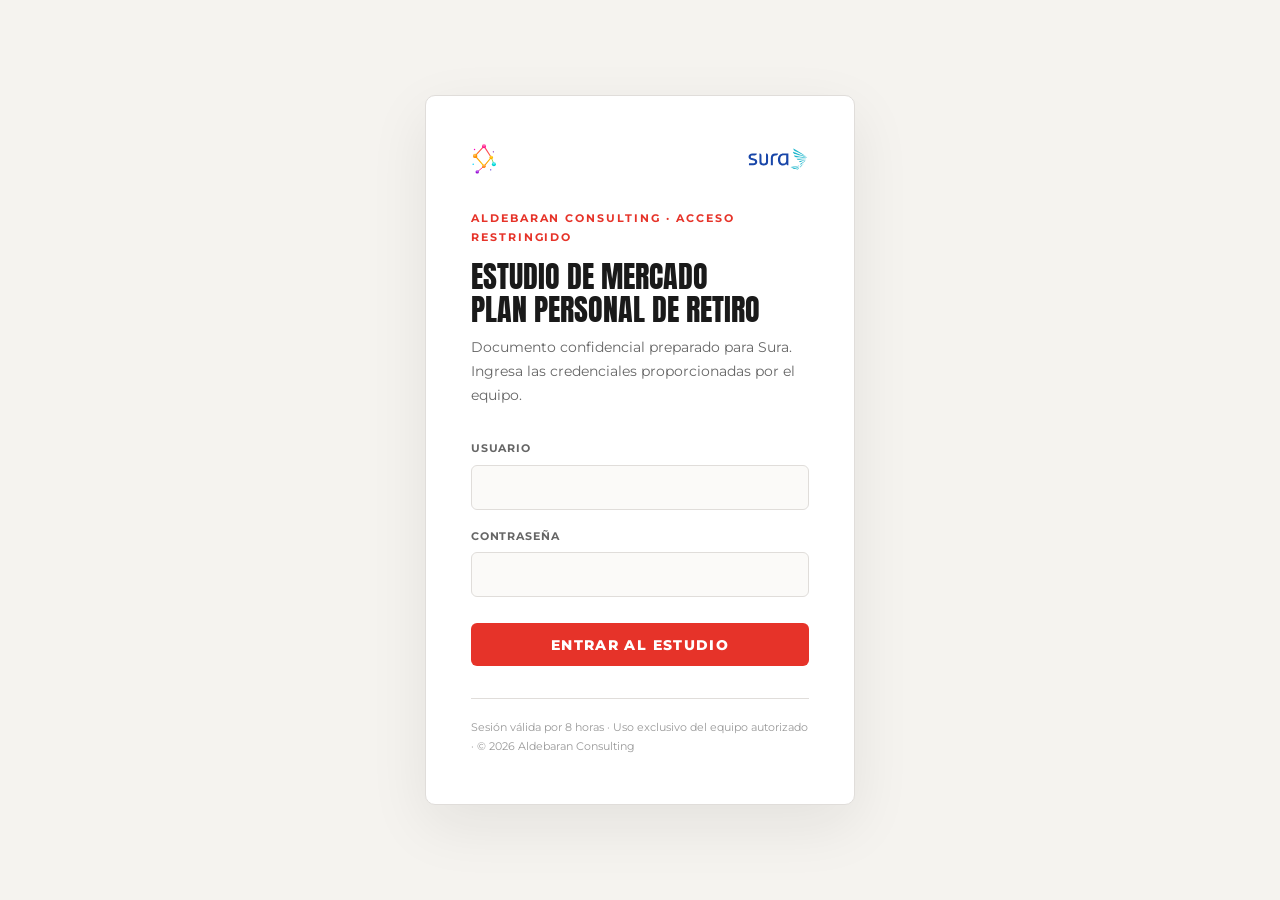
<file: index.html>
<!DOCTYPE html>
<html lang="es">
<head>
  <meta charset="UTF-8">
  <meta name="viewport" content="width=device-width, initial-scale=1.0">
  <meta name="robots" content="noindex, nofollow">
  <title>Acceso — Estudio PPR | Aldebaran Consulting</title>
  <link rel="preconnect" href="https://fonts.googleapis.com">
  <link rel="preconnect" href="https://fonts.gstatic.com" crossorigin>
  <link href="https://fonts.googleapis.com/css2?family=Anton&family=Montserrat:wght@400;500;600;700;800&family=Poppins:wght@300;400;500;600;700&display=swap" rel="stylesheet">
  <link rel="stylesheet" href="assets/tokens.css">
  <style>
    body { min-height: 100vh; display: grid; place-items: center; padding: 1.5rem; }
    .login-card { background: var(--white); border: 1px solid var(--gray-border); border-radius: 10px;
      padding: 3rem 2.8rem; width: min(430px, 94vw); box-shadow: 0 20px 60px rgba(26,26,26,0.08); }
    .login-logos { display: flex; justify-content: space-between; align-items: center; margin-bottom: 2.2rem; }
    .login-logos img { height: 30px; } .login-logos img:last-child { height: 24px; opacity: 0.9; }
    .login-eyebrow { font-weight: 700; font-size: 0.68rem; text-transform: uppercase;
      letter-spacing: 0.18em; color: var(--red); margin-bottom: 0.8rem; }
    h1 { font-family: 'Anton', sans-serif; font-weight: 400; text-transform: uppercase;
      font-size: 1.9rem; color: var(--black); line-height: 1.1; margin-bottom: 0.6rem; }
    .login-sub { color: var(--gray); font-size: 0.85rem; margin-bottom: 2rem; }
    label { display: block; font-size: 0.7rem; font-weight: 700; text-transform: uppercase;
      letter-spacing: 0.08em; color: var(--gray); margin: 1.1rem 0 0.35rem; }
    input { width: 100%; padding: 0.75rem 0.9rem; border: 1px solid var(--gray-border); border-radius: 6px;
      font-family: 'Montserrat', sans-serif; font-size: 0.95rem; background: #FBFAF8; }
    input:focus { outline: 2px solid var(--red); outline-offset: 0; border-color: var(--red); }
    button { width: 100%; margin-top: 1.6rem; padding: 0.85rem; background: var(--red); color: var(--white);
      border: none; border-radius: 6px; font-family: 'Montserrat', sans-serif; font-weight: 800;
      font-size: 0.85rem; text-transform: uppercase; letter-spacing: 0.1em; cursor: pointer; }
    button:hover { background: var(--red-dark); }
    .login-error { display: none; margin-top: 1rem; padding: 0.7rem 0.9rem; border-radius: 6px;
      background: var(--red-light); color: var(--red-dark); font-size: 0.8rem; font-weight: 600; }
    .login-foot { margin-top: 2rem; padding-top: 1.2rem; border-top: 1px solid var(--gray-border);
      font-size: 0.68rem; color: var(--gray-light); }
  </style>
</head>
<body>
  <form class="login-card" id="f">
    <div class="login-logos">
      <img src="assets/aldebaran-logo.svg" alt="Aldebaran">
      <img src="assets/sura-logo.svg" alt="Sura">
    </div>
    <div class="login-eyebrow">Aldebaran Consulting · Acceso restringido</div>
    <h1>Estudio de mercado<br>Plan Personal de Retiro</h1>
    <p class="login-sub">Documento confidencial preparado para Sura. Ingresa las credenciales proporcionadas por el equipo.</p>
    <label for="u">Usuario</label>
    <input id="u" type="text" autocomplete="username" autocapitalize="none" required>
    <label for="p">Contraseña</label>
    <input id="p" type="password" autocomplete="current-password" required>
    <button type="submit">Entrar al estudio</button>
    <div class="login-error" id="err">Credenciales incorrectas. Verifica con el equipo Aldebaran.</div>
    <div class="login-foot">Sesión válida por 8 horas · Uso exclusivo del equipo autorizado · © 2026 Aldebaran Consulting</div>
  </form>
  <script>
    const HASH = "ac5a8e7f36a8a097dd08705fc310e2605a807f022327055eab383aed9ad58783";
    document.getElementById('f').addEventListener('submit', async (e) => {
      e.preventDefault();
      const u = document.getElementById('u').value.trim().toLowerCase();
      const p = document.getElementById('p').value;
      const buf = await crypto.subtle.digest('SHA-256', new TextEncoder().encode(u + '|' + p));
      const hex = [...new Uint8Array(buf)].map(b => b.toString(16).padStart(2, '0')).join('');
      if (hex === HASH) {
        sessionStorage.setItem('aldebaran_auth', 'ok');
        sessionStorage.setItem('aldebaran_ts', String(Date.now()));
        location.replace('estudio.html');
      } else {
        document.getElementById('err').style.display = 'block';
        document.getElementById('p').value = '';
      }
    });
    try {
      const a = sessionStorage.getItem('aldebaran_auth');
      const t = parseInt(sessionStorage.getItem('aldebaran_ts') || '0');
      if (a === 'ok' && t && (Date.now() - t) < 8*60*60*1000) location.replace('estudio.html');
    } catch (e) {}
  </script>
</body>
</html>
</file>
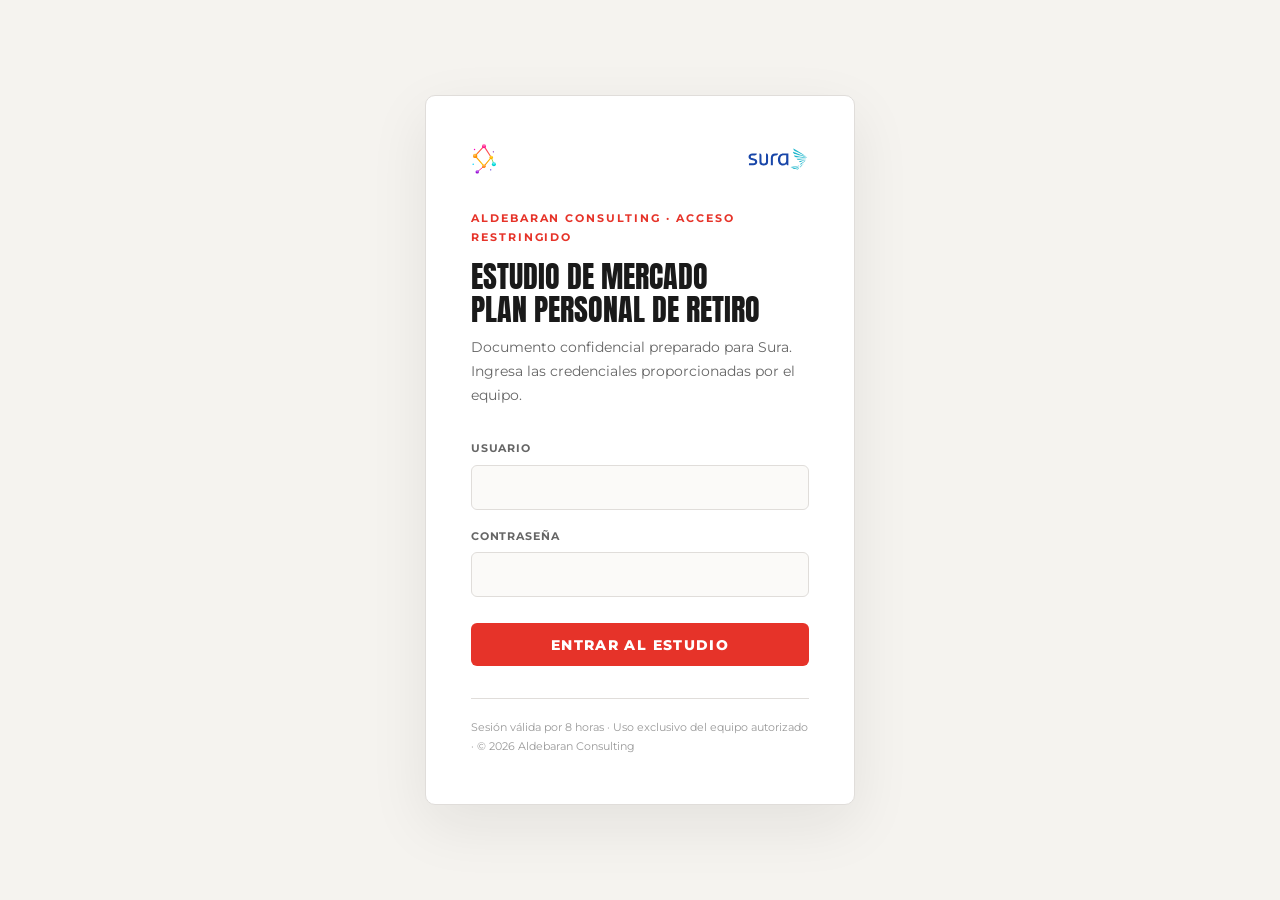
<file: estudio.html>
<!DOCTYPE html>
<html lang="es">
<head>
<script>(function(){try{
  var a=sessionStorage.getItem('aldebaran_auth');
  var t=parseInt(sessionStorage.getItem('aldebaran_ts')||'0');
  if(a!=='ok'||!t||(Date.now()-t)>8*60*60*1000){
    sessionStorage.removeItem('aldebaran_auth');sessionStorage.removeItem('aldebaran_ts');
    location.replace('index.html');
  }
}catch(e){location.replace('index.html');}})();</script>
  <meta charset="UTF-8">
  <meta name="viewport" content="width=device-width, initial-scale=1.0">
  <meta name="robots" content="noindex, nofollow">
  <title>Estudio de Mercado: Plan Personal de Retiro | Aldebaran Consulting</title>
  <link rel="preconnect" href="https://fonts.googleapis.com">
  <link rel="preconnect" href="https://fonts.gstatic.com" crossorigin>
  <link href="https://fonts.googleapis.com/css2?family=Anton&family=Montserrat:wght@400;500;600;700;800&family=Poppins:wght@300;400;500;600;700&display=swap" rel="stylesheet">
  <link rel="stylesheet" href="assets/tokens.css">
  <link rel="stylesheet" href="assets/estudio.css">
</head>
<body>

<nav>
  <div class="nav-inner">
    <div class="nav-brand">
      <img src="assets/aldebaran-logo.svg" alt="Aldebaran" class="nav-logo">
      Aldebaran<span>&nbsp;Consulting</span>
    </div>
    <ul class="nav-links">
      <li><a href="#resumen">Resumen</a></li>
      <li><a href="#indice">Cómo leer</a></li>
      <li><a href="#macro">01 Macro</a></li>
      <li><a href="#meso">02 Industria</a></li>
      <li><a href="#micro">03 Competidores</a></li>
      <li><a href="#desempleo">04 Desempleo</a></li>
      <li><a href="#sintesis">05 Sura</a></li>
      <li><a href="#anexos">06 Anexos</a></li>
    </ul>
    <img src="assets/sura-logo.svg" alt="Sura" class="nav-client-logo">
  </div>
</nav>

<div class="progress" aria-hidden="true"><div class="progress-fill"></div><span class="progress-pct">0%</span></div>

<header class="hero">
  <div class="hero-inner">
    <div class="hero-eyebrow">Aldebaran Consulting · Estudio de Mercado · Confidencial</div>
    <h1>Plan Personal de Retiro</h1>
    <p class="hero-sub">Panorama macro a micro del mercado de PPR en México: jugadores, producto,
      comisiones y bonos al canal, y análisis especial de cobertura de desempleo con benchmark
      internacional.</p>
    <div class="hero-meta">
      <div class="hero-meta-item"><strong>Cliente</strong>Sura</div>
      <div class="hero-meta-item"><strong>Fecha de corte</strong>31 de julio de 2026</div>
      <div class="hero-meta-item"><strong>Versión</strong>v1.0</div>
      <div class="hero-meta-item"><strong>Alcance</strong>México · benchmark Europa y EU</div>
    </div>
  </div>
</header>

<div class="kpi-strip"><div class="kpi-inner">
  <div><div class="kpi-num"><em>$213,973</em></div><div class="kpi-label">Deducible por persona en 2026 (tope de 5 UMA, la referencia oficial en pesos que fija los límites fiscales) <span class="conf conf-a">A</span></div></div>
  <div><div class="kpi-num">39</div><div class="kpi-label">Instituciones con permiso del SAT, la autoridad fiscal, para vender un PPR deducible <span class="conf conf-a">A</span></div></div>
  <div><div class="kpi-num">25-50×</div><div class="kpi-label">Más gana el asesor vendiendo un PPR-seguro que un PPR-fondo, en 24 meses <span class="conf conf-c">C</span></div></div>
  <div><div class="kpi-num"><em>$39 mil M</em></div><div class="kpi-label">Drenados de Afores por desempleo en 2025 <span class="conf conf-b">B</span></div></div>
  <div><div class="kpi-num">0</div><div class="kpi-label">PPR con cobertura de desempleo en México: el veredicto de la hipótesis que originó este estudio <span class="conf conf-a">A</span></div></div>
</div></div>

<section id="resumen"><div class="section-inner">
<div class="section-num">00</div><h2 class="section-title">Resumen ejecutivo</h2>
<p class="section-lead">El mercado mexicano de PPR (Plan Personal de Retiro: una cuenta de ahorro de largo plazo, autorizada por el SAT, cuyas aportaciones se restan del ingreso sobre el que se pagan impuestos y cuyo dinero solo sale sin castigo a los 65 años) son en realidad dos negocios distintos que se venden bajo la misma etiqueta fiscal. Hoy gana el que mejor le paga a quien vende, no el que más le conviene a quien ahorra: la diferencia en lo que cobra el asesor es de 25 a 50 veces en los primeros dos años. Sura tiene la mejor fábrica de inversión de su categoría, pero con el precio más alto entre las operadoras de fondos, sin publicarlo en ningún lado, y con un esquema de pago a quien vende que no compite por la recomendación del asesor. Y la hipótesis que dio origen a este estudio destapó una oportunidad que hoy no tiene dueño en ningún mercado del mundo: la protección contra el desempleo dentro de un plan de retiro, con el precedente regulatorio ya listo en México y una demanda medida en $39,000 millones de pesos al año.</p>
<div class="viz"><div class="viz-title" id="figura-1"><span class="fig-n">Figura 1</span>Un mercado, dos negocios: la tensión que explica todo el estudio</div><div class="viz-sub">Mismo beneficio fiscal (Art. 151), economías opuestas. Nadie combina lo mejor de ambos: esa es la grieta estructural y la oportunidad.</div><div class="versus"><div class="vs-col"><div class="vs-title">PPR-seguro (y el híbrido)</div><div class="vs-row"><span class="vs-big">40-50%</span><br>de la prima del año 1 gana el asesor <span class="conf conf-c">C</span>✓</div><div class="vs-row"><b>Qué compra el ahorrador:</b> protección (vida e invalidez), disciplina forzada de ahorro y, en algunos productos, rendimiento garantizado en dólares o en UDIs (Unidades de Inversión, una unidad de cuenta que sube con la inflación)</div><div class="vs-row"><b>Costo:</b> embebido en la prima, opaco por diseño <span class="conf conf-a">A</span></div><div class="vs-row"><b>Si cancela pronto:</b> <abbr class="gl" tabindex="0" data-def="lo que el cliente recupera si cancela una póliza de ahorro antes de tiempo. En los PPR-seguro es cercano a cero durante los primeros 2 o 3 años, y esa es precisamente la forma en que la aseguradora recupera la comisión que ya le pagó al agente.">valor de rescate</abbr> cercano a $0 los primeros 3 años <span class="conf conf-a">A</span></div><div class="vs-row"><b>Quién lo empuja:</b> 40,000+ agentes y promotorías</div></div><div class="vs-mid">VS</div><div class="vs-col"><div class="vs-title">PPR-fondo (y el digital)</div><div class="vs-row"><span class="vs-big">0.4-1.2%</span><br>anual sobre saldo gana el canal, recurrente <span class="conf conf-a">A</span>/<span class="conf conf-b">B</span></div><div class="vs-row"><b>Qué compra el ahorrador:</b> inversión pura, portafolios transparentes, liquidez diaria</div><div class="vs-row"><b>Costo:</b> 1% a 2.5% anual visible en documentos <span class="conf conf-a">A</span></div><div class="vs-row"><b>Si cancela pronto:</b> sin castigo contractual (solo el fiscal del SAT) <span class="conf conf-a">A</span></div><div class="vs-row"><b>Quién lo empuja:</b> apps, referidos y asesores patrimoniales</div></div></div></div>
<div class="viz"><div class="viz-title" id="figura-2"><span class="fig-n">Figura 2</span>La brecha de pensión: % del último sueldo que repone el sistema</div><div class="viz-sub">La <abbr class="gl" tabindex="0" data-def="porcentaje del último sueldo que alcanza a reponer una pensión. Si alguien ganaba $100 y su pensión es de $55, su tasa de reemplazo es 55%. En México el promedio de la generación que ahorra en Afore es 55.5% (OCDE, 2023), contra el 70% que la propia OCDE considera deseable: esa diferencia es la brecha que justifica la existencia del PPR.">tasa de reemplazo</abbr> es el porcentaje del último sueldo que alcanza a reponer la pensión: si alguien ganaba $100 y su pensión es de $55, su tasa de reemplazo es 55%. La OCDE (Organización para la Cooperación y el Desarrollo Económicos) es el organismo internacional que compara políticas públicas entre 38 países, y su referencia de 70% es el estándar con el que se mide si una pensión alcanza para vivir. El complemento del Estado cierra la brecha solo por debajo de $17,885.85 mensuales: arriba de ese ingreso vive el cliente del PPR.</div><div class="bars"><div class="bar-row"><div class="bar-label">Lo que repone la Afore hoy (promedio)</div><div class="bar-track"><div class="bar-fill acc" style="left:0.0%;width:55.5%"></div><span class="bar-val" style="left:55.5%">55.5% <span class="conf conf-a">A</span></span></div></div><div class="bar-row"><div class="bar-label">Nivel deseable según la OCDE</div><div class="bar-track"><div class="bar-fill" style="left:0.0%;width:70.0%"></div><span class="bar-val" style="left:70.0%">70.0% <span class="conf conf-a">A</span></span></div></div><div class="bar-row"><div class="bar-label">Con Fondo de Pensiones Bienestar (solo hasta $17,885/mes)</div><div class="bar-track"><div class="bar-fill" style="left:0.0%;width:96.1%"></div><span class="bar-val" style="left:96.1%">96.1% <span class="conf conf-a">A</span></span></div></div></div><div class="bar-scale"><div></div><div class="bar-scale-track"><span>0%</span><span>25%</span><span>50%</span><span>75%</span><span>100%</span></div></div><div class="bar-note">Fuentes: OCDE, Pensions at a Glance 2023, y IMSS (Instituto Mexicano del Seguro Social), 2026. Escala 0-100%.</div></div>
<div class="viz"><div class="viz-title" id="figura-3"><span class="fig-n">Figura 3</span>El mercado está casi virgen</div><div class="viz-flex"><div class="donut" style="--p:8%"><div class="donut-center"><b>8%</b><small>ahorra<br>voluntario</small></div></div><div class="donut-side">De los ~70 millones de cuentahabientes del sistema Afore, solo <b>8% hace algún ahorro voluntario</b> <span class="conf conf-b">B</span>. El 92% restante es mercado al que se le puede vender y que nadie ha activado, en un sistema que ya administra $8.95 billones de pesos, equivalentes al 25% del PIB, que es el valor de todo lo que produce el país en un año <span class="conf conf-b">B</span>. El PPR compite por convertir ese flujo dormido, con el subsidio fiscal más alto de la historia como gancho ($213,973 deducibles en 2026 <span class="conf conf-a">A</span>).</div></div></div>
<ul><li><strong>El mercado natural del PPR quedó delimitado por una decisión de política pública.</strong> La Afore (Administradora de Fondos para el Retiro: la empresa privada que maneja la cuenta obligatoria de retiro de cada trabajador formal) repone en promedio 55.5% del último sueldo [OCDE, 2023 · <span class="conf conf-a">A</span>], y el Fondo de Pensiones para el Bienestar, que es el complemento público creado en 2024, solo completa la pensión hasta $17,885.85 al mes [IMSS, 2026 · <span class="conf conf-a">A</span>]. Arriba de ese ingreso no hay ninguna red estatal. Además, el Estado paga una parte del ahorro privado: se pueden deducir hasta $213,973.20 al año, lo que se traduce en una devolución de impuestos de hasta 35% de lo aportado, y al llegar el retiro quedan exentos de impuesto $3.85 millones [LISR (Ley del Impuesto Sobre la Renta); <abbr class="gl" tabindex="0" data-def="Unidad de Medida y Actualización. Es una referencia oficial en pesos que se actualiza cada febrero con la inflación y que sustituyó al salario mínimo para calcular topes, multas y beneficios. En 2026 vale $117.31 diarios y $42,794.64 al año. Los topes fiscales del PPR se expresan en UMA: la deducción son 5 UMA anuales, es decir $213,973.20, y la exención al momento de retirar son 90 UMA, es decir $3,851,517.60.">UMA</abbr> 2026 (Unidad de Medida y Actualización, la referencia oficial en pesos con la que se calculan los topes fiscales) · <span class="conf conf-a">A</span>].</li></ul>
<ul><li><strong>El terreno es enorme y está casi virgen.</strong> El sistema obligatorio administra 8.95 billones de pesos, equivalentes al 25% del PIB (Producto Interno Bruto: todo lo que produce el país en un año), pero solo 8% de los dueños de una cuenta de Afore hace ahorro voluntario [CONSAR (Comisión Nacional del Sistema de Ahorro para el Retiro), 2026 · <span class="conf conf-b">B</span>]. El PPR privado crece a doble dígito anual [estimación, 2026 · <span class="conf conf-c">C</span>]; 39 instituciones tienen la autorización del SAT (Servicio de Administración Tributaria) para vender el producto y unas 12 compiten en serio [SAT, 2025 · <span class="conf conf-a">A</span>].</li></ul>
<ul><li><strong>Son dos negocios distintos con la misma etiqueta.</strong> El PPR-seguro (una póliza de vida con un componente de ahorro adentro, emitida por una aseguradora) cobra caro y de forma opaca a cambio de dar protección y de imponer disciplina: el valor de rescate, es decir lo que el cliente recupera si cancela, es cercano a cero los primeros 3 años. MetLife es el único emisor que publica su tabla de castigo: 100% de castigo en los años 1 y 2 [Condiciones Generales, que es el contrato oficial registrado ante el regulador · <span class="conf conf-a">A</span>]. El PPR-fondo (un contrato de inversión en fondos, emitido por una operadora o casa de bolsa, sin seguro adentro) cobra entre 1.0% y 2.5% anual, con liquidez total y cero protección [prospectos · <span class="conf conf-a">A</span>]. Nadie combina costo bajo con protección: esa grieta estructural sigue sin dueño.</li></ul>
<ul><li><strong>La prioridad que Sura marcó para este estudio, respondida con cifras: al canal de venta se le paga en monedas distintas, y eso decide quién gana el mercado.</strong> Un asesor gana, en los primeros 24 meses, entre $47,000 y $60,000 por cada $100,000 anuales que el cliente coloca en un PPR-seguro (comisión de 30% a 50% de la aportación del primer año, cifra triangulada entre varias fuentes), contra entre $1,200 y $1,800 si ese mismo dinero va a un PPR-fondo [C, triangulado; cálculo Aldebaran]. Allianz paga 2.7% de la aportación total comprometida del plan completo, y la paga por adelantado, con obligación de devolverla si el ahorrador cancela antes del mes 18: exactamente el mismo periodo en el que el dinero del cliente no tiene liquidez [deck de formación de agentes, 2023 · <span class="conf conf-c">C</span> ✓]. La única cifra de máxima confiabilidad que existe en el mercado sobre este tema la publica Principal: 1.20% anual para el distribuidor, que representa 64% del costo total que paga el cliente [<abbr class="gl" tabindex="0" data-def="Documento con Información Clave para la Inversión. Es la ficha regulatoria obligatoria de cada fondo, que la CNBV exige, y donde se revelan las comisiones por serie y los rendimientos netos. Es la fuente más confiable para saber cuánto cuesta realmente un fondo.">DICI</abbr> (Documento con Información Clave para la Inversión: la ficha regulatoria obligatoria de cada fondo, donde vienen sus comisiones y rendimientos) · <span class="conf conf-a">A</span>].</li></ul>
<ul><li><strong>El PPR-seguro no es un producto: es un régimen fiscal montado sobre un <abbr class="gl" tabindex="0" data-def="seguro de vida que paga la suma asegurada si el titular fallece dentro del plazo del contrato, y que entrega el ahorro garantizado si el titular sobrevive a ese plazo. Es el motor técnico común a las cuatro familias de ahorro con seguro: retiro deducible, ahorro, vida entera y educativo.">dotal</abbr>, y eso amplía el mercado y descubre su flanco.</strong> Un dotal es un seguro de vida que paga la <abbr class="gl" tabindex="0" data-def="monto que recibe el beneficiario si el titular fallece. En los productos de ahorro funciona además como parámetro de entrada, porque varios emisores fijan un mínimo de suma asegurada en lugar de un mínimo de prima.">suma asegurada</abbr> si el titular fallece dentro del plazo, y entrega el ahorro acumulado si sobrevive a ese plazo. Nuestro levantamiento propio de producto, hecho sobre nueve emisores, confirma que cuatro familias comerciales distintas (retiro deducible, ahorro no deducible, vida entera y ahorro educativo) comparten exactamente el mismo motor técnico: lo único que cambia es el artículo de la ley fiscal que se invoca y el plazo del contrato [<span class="conf conf-b">B</span>]. Esto tiene tres consecuencias medibles. Primera: "deducible" no significa deducible al 100%, porque la porción de la prima que califica para deducción va de 75% a 100% según el producto, y ese porcentaje es hoy el indicador público más cercano al costo del seguro que va escondido dentro de la prima. Segunda: el rendimiento garantizado, donde existe, es de 1% a 2% nominal (nominal quiere decir sin descontar la inflación), y casi siempre aplica solo sobre las aportaciones adicionales, no sobre la prima base, quedando por debajo del objetivo de inflación de Banxico. Tercera: las ilustraciones de venta que publican los propios emisores implican rendimientos reales (ya descontada la inflación) que van de ligeramente positivos a claramente negativos, y son peores mientras más corto es el plazo. El caso más nítido: un plan educativo contratado a ocho años devuelve 101% de lo aportado, que medido en poder adquisitivo significa perder cerca de una cuarta parte del dinero.</li></ul>
<ul><li><strong>La categoría no compite consigo misma.</strong> Las seis objeciones que el canal de venta está entrenado para rebatir son el departamento en renta, la Afore, poner un negocio propio, seguir trabajando después de los 65, dejar el dinero en el banco y simplemente postergar la decisión. Ninguna de las seis es otro PPR [<span class="conf conf-b">B</span>]. El crecimiento no está en arrebatarle clientes a Allianz o a GNP: está en convertir a quien hoy no compra nada, un juego donde el costo bajo y la marca asociada al retiro pesan más que el tamaño de la fuerza de ventas.</li></ul>
<ul><li><strong>Sura: la mejor fábrica con el peor escaparate.</strong> Es la única con familia completa de fondos de fecha objetivo del mercado tradicional (SUR2026 a SUR2066: fondos que llevan el año de retiro en el nombre y que van bajando el riesgo solos conforme se acerca esa fecha) [<span class="conf conf-b">B</span>]. Pero tiene el precio más alto de las tres operadoras: 2.46% anual, visible únicamente en documentos regulatorios, contra 1.00% de Actinver y 1.87% de Principal [DICI · <span class="conf conf-a">A</span>]. A eso se suma material comercial con el tope fiscal desactualizado, contratación que no se puede hacer en línea, y un canal de venta que pierde la batalla matemática contra los seguros. Todas sus brechas son de cómo lleva el producto al mercado, no de producto.</li></ul>
<ul><li><strong>Veredicto del Alcance B: CONFIRMADO, con un matiz que vale más que la hipótesis original.</strong> Cero PPR en México cubren el desempleo, y está verificado leyendo los contratos registrados: cero menciones de la palabra desempleo en GNP y en AXA [<span class="conf conf-a">A</span>]. Pero tampoco existe esa cobertura dentro de productos de retiro en Europa ni en Estados Unidos. Allá la protección contra el desempleo vive en el crédito, no en el retiro; y el retiro se protege de otra forma, ya sea permitiendo sacar el dinero sin castigo fiscal (Francia, Estados Unidos) o con subsidio público (Alemania). Lo que sí ofrece hoy el mercado mexicano es autoseguro con penalización: el retiro parcial del <abbr class="gl" tabindex="0" data-def="saldo que se va acumulando dentro de una póliza de ahorro con seguro. Es la base sobre la que se calculan los retiros parciales y los préstamos de prima.">valor en efectivo</abbr> acumulado, que la propia industria describe como el recurso disponible "en caso de una contingencia económica". Sus condiciones: máximo tres retiros en toda la vida del contrato, de hasta 50% del valor en efectivo cada uno, disponibles solo después de terminar de pagar las primas, y con la protección por fallecimiento reduciéndose en la misma proporción [<span class="conf conf-b">B</span>]. Es decir: el cliente financia su emergencia con su propio ahorro, pierde cobertura justo cuando más la necesita, y no tiene acceso al mecanismo en los años en que es más vulnerable. El precedente regulatorio mexicano ya existe (SeguBeca de Seguros Monterrey New York Life exenta el pago de primas por despido [<span class="conf conf-b">B</span>]) y el dolor está cuantificado: $39,000 millones de pesos salieron de las Afores por desempleo solo en 2025, récord histórico [CONSAR vía prensa, 2026 · <span class="conf conf-b">B</span>]. La lección de diseño también está escrita: el <abbr class="gl" tabindex="0" data-def="seguro británico que cubría los pagos de un crédito. Su mala venta masiva costó más de £38,000 millones en compensaciones a clientes, y es la lección regulatoria central del Alcance B.">PPI</abbr> británico (Payment Protection Insurance, el seguro que cubría los pagos de un crédito) costó más de £38,000 millones en devoluciones por comisiones de 40% a 80% y por venderse atado al crédito [FCA (Financial Conduct Authority, el regulador financiero del Reino Unido) · <span class="conf conf-a">A</span>].</li></ul>
<ul><li><strong>El tablero se movió en diciembre de 2025:</strong> la CNBV (Comisión Nacional Bancaria y de Valores) revocó las licencias de Vector Casa de Bolsa. Unos 30,000 clientes patrimoniales y alrededor de $90,000 millones de pesos migraron a un receptor que no tiene franquicia especializada en retiro, y la red de asesores de Vector quedó sin casa [CNBV; prensa · <span class="conf conf-a">A</span>/B]. Al mismo tiempo, GBM entró al PPR digital masivo apoyado en un embudo de 24 millones de cuentas [informe financiero 4T25 · <span class="conf conf-a">A</span>]. La ventana para capturar ese talento y esa clientela es de aproximadamente 12 meses.</li></ul>
<ul><li><strong>Tres jugadas para Sura, en orden de ejecución:</strong> (1) lanzar el "modo desempleo" del PPR en 90 días, a un costo cercano a cero, que neutraliza la objeción número uno de la venta; (2) reposicionar el precio y publicarlo antes de que un comparador lo exhiba, y adelantar parte de la comisión recurrente como bono de captación para pelear por los asesores que quedaron libres; (3) construir en 24 meses el primer PPR del mundo con cobertura de desempleo bien diseñada, usando como especificación técnica el manual de errores a evitar que documenta el capítulo 04. El detalle de cada jugada, y qué tendría que ser cierto para que funcione, está en la sección 05.</li></ul>
</div></section>

<section id="indice" style="background:var(--white)"><div class="section-inner">
<div class="section-num">··</div><h2 class="section-title">Cómo leer este estudio</h2>
<p class="section-lead">De macro a micro: el terreno, la industria, cada competidor al detalle, el capítulo especial de desempleo y la síntesis accionable. Metodología y referencias completas al final.</p><div class="viz mapa-wrap"><div class="viz-title nav-aid">Cómo está construido el estudio</div><div class="viz-sub">De lo general a lo particular. Cada capítulo responde una pregunta de negocio y se apoya en el anterior: el terreno primero, la decisión al final.</div><div class="mapa"><a class="mapa-step" href="#macro"><span class="mapa-num">01</span><span class="mapa-name">Macro</span><span class="mapa-q">¿De qué tamaño es el terreno y por qué existe este mercado?</span><span class="mapa-scope">El sistema de retiro, la brecha de pensión y el subsidio fiscal que paga el Estado</span></a><div class="mapa-arrow" aria-hidden="true"></div><a class="mapa-step" href="#meso"><span class="mapa-num">02</span><span class="mapa-name">Industria</span><span class="mapa-q">¿Quién juega, cómo fabrica el producto y qué cobra?</span><span class="mapa-scope">Los tres tipos de producto, la matriz de 24 jugadores, los canales de venta y de qué se compone el costo</span></a><div class="mapa-arrow" aria-hidden="true"></div><a class="mapa-step" href="#micro"><span class="mapa-num">03</span><span class="mapa-name">Competidores</span><span class="mapa-q">¿Cómo es cada jugador por dentro y cuánto le paga a quien vende?</span><span class="mapa-scope">11 fichas al detalle y la tabla maestra de lo que cada emisor le paga a quien vende</span></a><div class="mapa-arrow" aria-hidden="true"></div><a class="mapa-step" href="#desempleo"><span class="mapa-num">04</span><span class="mapa-name">Desempleo</span><span class="mapa-q">¿Existe cobertura de desempleo en un PPR, aquí o en el mundo?</span><span class="mapa-scope">El veredicto del Alcance B, la evidencia mexicana y la comparación internacional</span></a><div class="mapa-arrow" aria-hidden="true"></div><a class="mapa-step" href="#sintesis"><span class="mapa-num">05</span><span class="mapa-name">Sura</span><span class="mapa-q">¿Qué debe hacer Sura, en qué orden y con qué riesgos?</span><span class="mapa-scope">Sus brechas contra el mercado, los espacios sin dueño y cinco oportunidades priorizadas</span></a></div><div class="bar-note">Los anexos (06) no forman parte de la secuencia: guardan la metodología, las limitaciones declaradas, el glosario y todas las referencias por sección.</div></div>
<div class="viz"><div class="viz-title nav-aid">Tres rutas de lectura: elige la tuya</div><div class="viz-sub">El estudio completo son unas 41,000 palabras. No hace falta leerlo entero para usarlo. Cada ruta lleva a las mismas conclusiones con distinto nivel de sustento debajo.</div><div class="rutas"><div class="ruta"><div class="ruta-top"><span class="ruta-label">Directivo</span><span class="ruta-time">15 min</span></div><p class="ruta-who">Necesitas la conclusión y la decisión, no el sustento.</p><ol class="ruta-list"><li><a href="#resumen">Resumen ejecutivo</a></li><li><a href="#5-2-espacios-en-blanco-del-mercado-y-por-que-sura-tiene-dere">5.2 Espacios en blanco</a></li><li><a href="#5-3-las-cinco-oportunidades-priorizadas-por-impacto-y-facili">5.3 Las cinco oportunidades</a></li></ol></div><div class="ruta"><div class="ruta-top"><span class="ruta-label">Comercial y producto</span><span class="ruta-time">40 min</span></div><p class="ruta-who">Vas a discutir precio, canal o diseño de producto.</p><ol class="ruta-list"><li><a href="#resumen">Resumen ejecutivo</a></li><li><a href="#2-1-los-tres-arquetipos-de-producto-esto-ordena-todo-el-estu">2.1 Los tres arquetipos</a></li><li><a href="#2-6-la-familia-extendida-el-ppr-es-un-regimen-fiscal-montado">2.6 La familia extendida</a></li><li><a href="#3-12-analisis-a-fondo-comisiones-y-bonos-al-canal-la-tabla-m">3.12 Comisiones al canal</a></li><li><a href="#4-1-el-veredicto-primero">4.1 Veredicto de desempleo</a></li><li><a href="#sintesis">05 Síntesis completa</a></li></ol></div><div class="ruta"><div class="ruta-top"><span class="ruta-label">Análisis y verificación</span><span class="ruta-time">2.5 hrs</span></div><p class="ruta-who">Vas a auditar las cifras o a construir sobre ellas.</p><ol class="ruta-list"><li><a href="#macro">Todo el estudio, de 01 a 05</a></li><li><a href="#anexos">06 Anexos: metodología y limitaciones</a></li><li><a href="#referencias-por-seccion">Referencias por sección</a></li></ol></div></div></div>
<h3 id="indice-detallado">Índice detallado</h3>
<div class="toc"><div class="toc-item"><a href="#resumen"><span class="toc-num">00</span>Resumen ejecutivo</a></div><div class="toc-item"><a href="#macro"><span class="toc-num">01</span>Macro · El retiro en México</a><ul class="toc-sub"><li><a href="#1-1-demografia-el-reloj-corre-contra-el-sistema">1.1 Demografía: el reloj corre contra el sistema</a></li><li><a href="#1-2-el-sistema-de-pensiones-por-pilares-donde-vive-el-ppr">1.2 El sistema de pensiones por pilares: dónde vive el PPR</a></li><li><a href="#1-3-marco-fiscal-el-subsidio-que-sostiene-al-producto">1.3 Marco fiscal: el subsidio que sostiene al producto</a></li><li><a href="#1-4-tamano-del-mercado-la-cifra-unica-no-existe-los-indicado">1.4 Tamaño del mercado: la cifra única no existe, los indicadores indirectos sí</a></li><li><a href="#1-5-reguladores-un-producto-dos-perimetros-y-eso-ordena-toda">1.5 Reguladores: un producto, dos perímetros (y eso ordena toda la cancha)</a></li><li><a href="#implicaciones-para-sura">Implicaciones para Sura</a></li></ul></div><div class="toc-item"><a href="#meso"><span class="toc-num">02</span>La industria del PPR</a><ul class="toc-sub"><li><a href="#2-1-los-tres-arquetipos-de-producto-esto-ordena-todo-el-estu">2.1 Los tres arquetipos de producto: esto ordena todo el estudio</a></li><li><a href="#2-2-quien-tiene-cuanto-mercado-rangos-no-certezas">2.2 Quién tiene cuánto mercado: rangos, no certezas</a></li><li><a href="#2-3-gran-matriz-comparativa-parte-1-los-12-protagonistas">2.3 Gran matriz comparativa · Parte 1: los 12 protagonistas</a></li><li><a href="#2-3-b-gran-matriz-parte-2-el-resto-del-universo-autorizado">2.3-B Gran matriz · Parte 2: el resto del universo autorizado</a></li><li><a href="#2-4-canales-quien-vende-el-ppr-y-hacia-donde-se-mueve">2.4 Canales: quién vende el PPR y hacia dónde se mueve</a></li><li><a href="#2-5-cuanto-le-cuesta-el-producto-al-cliente-por-arquetipo">2.5 Cuánto le cuesta el producto al cliente, por arquetipo</a></li><li><a href="#2-6-la-familia-extendida-el-ppr-es-un-regimen-fiscal-montado">2.6 La familia extendida: el PPR es un régimen fiscal montado sobre un dotal</a></li><li><a href="#implicaciones-para-sura">Implicaciones para Sura</a></li></ul></div><div class="toc-item"><a href="#micro"><span class="toc-num">03</span>Competidores al detalle</a><ul class="toc-sub"><li><a href="#como-leer-las-fichas">Cómo leer las fichas</a></li><li><a href="#3-1-allianz-mexico-hibrido-fideicomiso-con-seguro-minimo">3.1 Allianz México · Híbrido (fideicomiso con seguro mínimo)</a></li><li><a href="#3-2-skandia-hibrido-aseguradora-operadora-de-fondos">3.2 Skandia · Híbrido (aseguradora + operadora de fondos)</a></li><li><a href="#3-3-gnp-seguros-seguro">3.3 GNP Seguros · Seguro</a></li><li><a href="#3-4-seguros-monterrey-new-york-life-seguro">3.4 Seguros Monterrey New York Life · Seguro</a></li><li><a href="#3-5-metlife-mexico-seguro">3.5 MetLife México · Seguro</a></li><li><a href="#3-6-sura-fondo-analizada-con-el-mismo-rigor-que-sus-competid">3.6 Sura · Fondo (analizada con el mismo rigor que sus competidores)</a></li><li><a href="#3-7-actinver-fondo">3.7 Actinver · Fondo</a></li></ul></div><div class="toc-item"><a href="#desempleo"><span class="toc-num">04</span>Cobertura de desempleo en PPR</a><ul class="toc-sub"><li><a href="#4-1-el-veredicto-primero">4.1 El veredicto, primero</a></li><li><a href="#4-2-mexico-como-se-gestiona-hoy-el-desempleo-sin-asegurarlo">4.2 México: cómo se gestiona hoy el desempleo sin asegurarlo</a></li><li><a href="#4-3-comparacion-internacional-europa-y-estados-unidos">4.3 Comparación internacional: Europa y Estados Unidos</a></li><li><a href="#4-4-implicaciones-para-mexico-que-tendria-que-ser-cierto">4.4 Implicaciones para México: qué tendría que ser cierto</a></li><li><a href="#implicaciones-para-sura">Implicaciones para Sura</a></li></ul></div><div class="toc-item"><a href="#sintesis"><span class="toc-num">05</span>Síntesis · Oportunidades para Sura</a><ul class="toc-sub"><li><a href="#5-1-analisis-de-brechas-sura-contra-el-mercado-dimension-por">5.1 Análisis de brechas: Sura contra el mercado, dimensión por dimensión</a></li><li><a href="#5-2-espacios-en-blanco-del-mercado-y-por-que-sura-tiene-dere">5.2 Espacios en blanco del mercado y por qué Sura tiene derecho a ganarlos</a></li><li><a href="#5-3-las-cinco-oportunidades-priorizadas-por-impacto-y-facili">5.3 Las cinco oportunidades, priorizadas por impacto y facilidad de ejecución</a></li><li><a href="#implicaciones-para-sura">Implicaciones para Sura</a></li></ul></div><div class="toc-item"><a href="#anexos"><span class="toc-num">06</span>Anexos</a><ul class="toc-sub"><li><a href="#a-metodologia">A. Metodología</a></li><li><a href="#b-limitaciones-declaradas">B. Limitaciones declaradas</a></li><li><a href="#c-fuentes-consolidadas">C. Fuentes consolidadas</a></li><li><a href="#d-glosario">D. Glosario</a></li><li><a href="#e-indice-de-figuras">E. Índice de figuras</a></li></ul></div></div>
</div></section>

<section id="macro" style="background:var(--white)"><div class="section-inner">
<div class="section-num">01</div><h2 class="section-title">Macro · El retiro en México</h2>
<p class="section-lead">México envejece más rápido de lo que ahorra. La pensión obligatoria que administra una Afore (Administradora de Fondos para el Retiro: la empresa privada que maneja la cuenta de ahorro para el retiro de cada trabajador formal) repondrá poco más de la mitad del último sueldo de un trabajador promedio, y el complemento que el gobierno creó en 2024 solo alcanza para llevar la pensión hasta $17,885.85 al mes. Todo ingreso por encima de ese tope se queda sin red de protección: ese es exactamente el cliente del PPR (Plan Personal de Retiro: una cuenta de ahorro de largo plazo, autorizada por el SAT, cuyo dinero solo se puede sacar sin castigo a los 65 años y cuyas aportaciones se restan del ingreso sobre el que se pagan impuestos). Y el gobierno además le paga al ahorrador una parte de ese ahorro, en forma de devolución de impuestos, sobre aportaciones de hasta $213,973 al año.</p>
<h3 id="1-1-demografia-el-reloj-corre-contra-el-sistema">1.1 Demografía: el reloj corre contra el sistema</h3>
<p>México dejó de ser un país joven. La edad promedio de su población pasó de 22 años en 2000 a 30.5 años en 2026, y llegará a 43 años en 2050 [CONAPO (Consejo Nacional de Población, la oficina del gobierno federal que cuenta y proyecta cuánta gente habrá en el país y de qué edad), 2026 · <span class="conf conf-a">A</span>]. La esperanza de vida alcanzó su máximo histórico: 75.85 años en promedio (79.24 años las mujeres, 72.74 los hombres), 15 años más que en 1970 [CONAPO, 2026 · <span class="conf conf-a">A</span>]. Traducido a negocio: cada generación vive más años de retiro que la anterior, y llega a ese retiro con el mismo dinero ahorrado, o con menos.</p>
<p>Los hitos que definen la próxima década:</p>
<div class="table-scroll"><table><thead><tr><th>Indicador</th><th>Dato</th><th>Fuente</th></tr></thead><tbody><tr><td>Población de 65 años y más, 2026</td><td>9% del total</td><td>[CONAPO, 2026 · <span class="conf conf-a">A</span>]</td></tr><tr><td>Población de 60 años y más, 2026</td><td>13.2% del total</td><td>[CONAPO, 2026 · <span class="conf conf-a">A</span>]</td></tr><tr><td>2030: adultos mayores (60+) superan a niños (0-14)</td><td>14.96% vs. menos de 14.9%</td><td>[CONAPO, proyecciones 2023 · <span class="conf conf-a">A</span>]</td></tr><tr><td>Población mayor en 2070</td><td>34.2% del total</td><td>[CONAPO, proyecciones 2023 · <span class="conf conf-a">A</span>]</td></tr><tr><td>Esperanza de vida 2026</td><td>75.85 años</td><td>[CONAPO, 2026 · <span class="conf conf-a">A</span>]</td></tr></tbody></table></div>
<div class="viz"><div class="viz-title" id="figura-4"><span class="fig-n">Figura 4</span>México envejece: población de 60 años y más</div><div class="viz-sub">Porcentaje de la población total. Cada generación vivirá más años de retiro que la anterior (esperanza de vida 2026: 75.85 años).</div><div class="bars"><div class="bar-row"><div class="bar-label">2026</div><div class="bar-track"><div class="bar-fill" style="left:0.0%;width:33.0%"></div><span class="bar-val" style="left:33.0%">13.2% <span class="conf conf-a">A</span></span></div></div><div class="bar-row"><div class="bar-label">2030 (supera a los niños de 0-14)</div><div class="bar-track"><div class="bar-fill" style="left:0.0%;width:37.5%"></div><span class="bar-val" style="left:37.5%">15.0% <span class="conf conf-a">A</span></span></div></div><div class="bar-row"><div class="bar-label">2070</div><div class="bar-track"><div class="bar-fill acc" style="left:0.0%;width:85.5%"></div><span class="bar-val" style="left:85.5%">34.2% <span class="conf conf-a">A</span></span></div></div></div><div class="bar-scale"><div></div><div class="bar-scale-track"><span>0%</span><span>10%</span><span>20%</span><span>30%</span><span>40%</span></div></div><div class="bar-note">Fuente: CONAPO (Consejo Nacional de Población, la oficina del gobierno federal que proyecta cuánta gente habrá en el país y de qué edad), proyecciones. Escala 0-40%.</div></div>
<p>La implicación es directa. La razón de dependencia (el número de personas en edad de retiro que tiene que sostener cada trabajador activo con sus aportaciones) empeora década tras década. El sistema público tendrá cada vez más pensionados por cada persona que cotiza, y eso hace muy improbable que el Estado mejore las pensiones subiendo el gasto público. Dicho de otra forma: la única palanca que le queda a cada persona para no perder nivel de vida al jubilarse es su propio ahorro privado.</p>
<h3 id="1-2-el-sistema-de-pensiones-por-pilares-donde-vive-el-ppr">1.2 El sistema de pensiones por pilares: dónde vive el PPR</h3>
<div class="viz"><div class="viz-title" id="figura-5"><span class="fig-n">Figura 5</span>¿De dónde sale el mercado del PPR? Los tres pisos del retiro en México</div><div class="viz-sub">El PPR no compite con la Afore ni con la pensión pública: se monta encima de ellas para cubrir lo que ninguna alcanza.</div><div class="pisos"><div class="piso piso-acc"><div class="piso-tag">Piso 3<span>Ahorro voluntario</span></div><div class="piso-main"><b>El PPR</b><span class="piso-quien">Lo paga: El propio ahorrador, con subsidio fiscal</span></div><div class="piso-alcance">Deducible hasta <b>$213,973.20</b> en 2026, con devolución de hasta 35% <span class="conf conf-a">A</span></div></div><div class="piso"><div class="piso-tag">Piso 2<span>Contributivo obligatorio</span></div><div class="piso-main"><b>La Afore</b><span class="piso-quien">Lo paga: Trabajador, patrón y Estado</span></div><div class="piso-alcance">Repone en promedio <b>55.5%</b> del último sueldo, contra el 70% que la OCDE, el organismo internacional que compara políticas públicas entre 38 países, considera deseable <span class="conf conf-a">A</span></div></div><div class="piso"><div class="piso-tag">Piso 1<span>No contributivo</span></div><div class="piso-main"><b>Pensión y Fondo de Pensiones para el Bienestar</b><span class="piso-quien">Lo paga: El Estado</span></div><div class="piso-alcance">Complementa <b>solo hasta $17,885.85</b> mensuales <span class="conf conf-a">A</span></div></div><div class="piso-corte"><span>Techo de la red estatal: $17,885.85 al mes</span><p>Arriba de ese ingreso, el complemento público ya no crece. Ahí empieza el cliente del PPR: no es quien no tiene pensión, es quien tiene una que no le alcanza.</p></div></div><div class="bar-note">Fuentes: OCDE, el organismo internacional que compara políticas públicas entre 38 países, en su reporte Pensions at a Glance 2023 (para el porcentaje del sueldo que repone la pensión); IMSS, el Instituto Mexicano del Seguro Social, 2026 (para el tope del complemento público); y Ley del Impuesto Sobre la Renta más la UMA 2026, que es la referencia oficial en pesos con la que se calculan los topes fiscales (para el monto deducible). El detalle de cada piso está en 1.2 y el cálculo de la brecha en 1.3.</div></div>
<p>El retiro en México se sostiene en cuatro capas, que en la jerga técnica se llaman "pilares". Entender cuál capa cubre a quién explica por qué existe espacio comercial para vender un PPR:</p>
<div class="table-scroll"><table><thead><tr><th>Pilar</th><th>Qué es</th><th>A quién cubre</th><th>Monto o alcance</th></tr></thead><tbody><tr><td>Pensión no contributiva (no exige haber cotizado ni aportado nada)</td><td>Pensión Bienestar: transferencia de dinero público a toda persona mayor de 65 años</td><td>Todos los adultos mayores</td><td>Apoyo base, independiente del historial laboral [Gob. de México, 2026 · <span class="conf conf-a">A</span>]</td></tr><tr><td>Afore obligatoria</td><td>Cuenta individual de ahorro para el retiro administrada por una Afore, supervisada por la CONSAR (Comisión Nacional del Sistema de Ahorro para el Retiro, el regulador especializado en Afores)</td><td>Trabajadores formales: los afiliados al IMSS (Instituto Mexicano del Seguro Social, que cubre a quien trabaja en una empresa privada) desde 1997, y los afiliados al ISSSTE (Instituto de Seguridad y Servicios Sociales de los Trabajadores del Estado, que cubre a los empleados del gobierno) desde 2007</td><td>8.95 billones de pesos administrados, 70 millones de cuentas, equivalentes al 25% del PIB (Producto Interno Bruto: el valor de todo lo que produce el país en un año) a jun-2026 [CONSAR vía Expansión, 2026 · <span class="conf conf-b">B</span>]</td></tr><tr><td>Fondo de Pensiones para el Bienestar (creado en 2024)</td><td>Fondo público que agrega dinero a la pensión de los trabajadores de la generación posterior a 1997</td><td>Pensionados del IMSS o del ISSSTE con resolución desde may-2024 que cumplen requisitos</td><td>Completa la pensión hasta $17,885.85 mensuales en 2026 [IMSS, 2026 · <span class="conf conf-a">A</span>]</td></tr><tr><td>Ahorro voluntario y PPR privado</td><td>Dinero que la persona aporta por decisión propia, ya sea dentro de su Afore o en un plan privado, con premio fiscal</td><td>Quien decida y pueda ahorrar</td><td>Sin cifra oficial única; ver 1.4</td></tr></tbody></table></div>
<p><strong>La brecha que deja la Afore.</strong> La tasa de reemplazo (el porcentaje del último sueldo que la pensión alcanza a reponer: si alguien ganaba $100 al mes y su pensión es de $55, su tasa de reemplazo es 55%) esperada para el trabajador promedio mexicano es de 55.5% según la OCDE (Organización para la Cooperación y el Desarrollo Económicos, el organismo internacional que compara políticas públicas entre 38 países), contra un nivel deseable de alrededor de 70% [OCDE Pensions at a Glance, 2023 · <span class="conf conf-a">A</span>]. La reforma de pensiones de 2020 mejoró el panorama: la aportación obligatoria que se deposita cada mes en la cuenta del trabajador sube gradualmente de 6.5% a 15% de su salario entre 2023 y 2030, y ese aumento lo paga principalmente el patrón [Cámara de Diputados / Banxico, 2020 · <span class="conf conf-a">A</span>]. Sin esa reforma, la tasa de reemplazo apenas habría rondado 40% en el mejor de los casos [FIAP (Federación Internacional de Administradoras de Fondos de Pensiones, la asociación que agrupa a los sistemas de cuentas individuales de América Latina), 2025 · <span class="conf conf-b">B</span>].</p>
<p><strong>El matiz que cambia la lectura comercial.</strong> El Fondo de Pensiones para el Bienestar sube la pensión efectiva de quienes califican, de 52.5% a 96.1% del último salario [IMSS, 2026 · <span class="conf conf-a">A</span>], pero con un tope: iguala la pensión solo hasta $17,885.85 mensuales en 2026. Para quien gana eso o menos, la urgencia de ahorrar por su cuenta bajó mucho. Para quien gana más, la brecha sigue intacta y además crece conforme sube el ingreso. Un profesionista que gana $60,000 al mes recibiría del sistema público, incluso en el mejor escenario con complemento incluido, menos de un tercio de su sueldo (cálculo Aldebaran: tope de $17,885.85 ÷ $60,000 = 29.8%). Ese segmento de ingresos medios-altos y altos es el mercado natural del PPR, y una política pública reciente acaba de dibujarle la frontera con precisión.</p>
<h3 id="1-3-marco-fiscal-el-subsidio-que-sostiene-al-producto">1.3 Marco fiscal: el subsidio que sostiene al producto</h3>
<p>El PPR es, en el fondo, un vehículo de inversión de largo plazo con tres ventajas de impuestos que ningún otro instrumento para persona física combina al mismo tiempo. Las tres están escritas en la LISR (Ley del Impuesto Sobre la Renta, la ley que define cuánto impuesto paga cada persona y cada empresa por lo que gana):</p>
<p><strong>a) Deducción de las aportaciones (Artículo 151, fracción V).</strong> El dinero que la persona mete a un PPR se resta de su ingreso gravable del año (el ingreso gravable es la cantidad sobre la que el SAT calcula el impuesto; si se resta dinero de esa base, el impuesto baja). El límite es la cantidad menor entre dos: 10% del ingreso anual, o 5 UMA anuales. La UMA (Unidad de Medida y Actualización: una referencia oficial en pesos que publica el INEGI, el Instituto Nacional de Estadística y Geografía, y que sirve para calcular topes fiscales y multas, y que sustituyó al salario mínimo en esa función) vale en 2026 $117.31 por día y $42,794.64 al año, vigente del 1-feb-2026 al 31-ene-2027 [INEGI, 2026 · <span class="conf conf-a">A</span>]. Con esa UMA, el tope de deducción es <strong>$213,973.20 en 2026</strong>. En dinero contante: un contribuyente que está en la tasa marginal de 35% (la tasa marginal es el porcentaje de impuesto que se paga sobre el último tramo de ingreso, el más alto en el que cae la persona) y que deduce el tope completo recupera hasta $74,890 en su devolución anual (cálculo Aldebaran: 35% × $213,973.20). Es un descuento de hasta 35% sobre el precio real de ahorrar, y lo paga el SAT (Servicio de Administración Tributaria, la autoridad que cobra los impuestos en México).</p>
<p>Punto fino que los asesores usan mucho en la venta: esta deducción <strong>no compite</strong> con las deducciones personales normales (gastos médicos, colegiaturas, intereses de la hipoteca), porque la fracción V está fuera del tope general que limita a todas las demás [LISR Art. 151, último párrafo · <span class="conf conf-a">A</span>]. En la práctica, el cliente deduce su PPR además de todo lo demás, no en lugar de.</p>
<p><strong>b) Diferimiento del impuesto sobre los rendimientos.</strong> Los rendimientos que genera el dinero dentro del plan no pagan ISR (Impuesto Sobre la Renta) año con año, a diferencia de lo que pasa en una inversión bancaria o en una cuenta de casa de bolsa normal. El impuesto se pospone hasta el momento del retiro. La consecuencia práctica: el interés compuesto (el rendimiento que se genera sobre los rendimientos de años anteriores) trabaja sobre el saldo completo, no sobre el saldo ya recortado por impuestos [LISR Art. 151-V; SAT, 2026 · <span class="conf conf-a">A</span>].</p>
<p><strong>c) Exención al momento de retirar el dinero (Artículo 93).</strong> Si los recursos se quedan en el plan hasta los 65 años, o hasta que ocurra invalidez o incapacidad, el retiro en una sola exhibición no paga impuesto hasta 90 UMA anuales: <strong>$3,851,517.60 con la UMA 2026</strong> [LISR Art. 93; INEGI, 2026 · <span class="conf conf-a">A</span>]. Lo que exceda ese monto paga ISR solo sobre esa porción excedente, no sobre todo.</p>
<p><strong>El castigo por salir antes de tiempo es el candado del producto.</strong> Sacar el dinero antes de los 65 años, fuera de los casos de invalidez o incapacidad, provoca una retención provisional de 20% sobre el monto total retirado, y además ese monto se suma a los ingresos de la declaración anual [LISR Arts. 145 y 151-V; IDC, 2022 · <span class="conf conf-a">A</span>]. Este castigo es la otra cara del subsidio: convierte al PPR en un producto de permanencia forzada. Y eso, a su vez, explica por qué las aseguradoras pueden pagarle comisiones tan altas al vendedor en el primer año: la ley misma empuja al cliente a quedarse, así que la aseguradora asume poco riesgo de que se vaya (el detalle está en la sección 03).</p>
<p><strong>Esquemas fiscales parientes.</strong> Existen dos regímenes hermanos que aparecen en la venta de "PPR" y conviene no confundir. El primero es el Artículo 185 de la LISR (cuentas especiales para el ahorro): permite deducir hasta $152,000 anuales, pero al retirar el dinero se cobra impuesto a tasa plena, así que es puro aplazamiento del impuesto y no una exención. El segundo es el ahorro voluntario dentro de la propia Afore, que también puede acogerse al beneficio del 151-V. La oferta comercial mezcla los tres regímenes, y una parte del valor que aporta el asesor consiste precisamente en armar la combinación adecuada [SAT; Skandia, 2026 · <span class="conf conf-b">B</span>].</p>
<p><strong>Estabilidad del incentivo.</strong> Al corte de este estudio no se encontró ninguna iniciativa de ley aprobada ni en discusión formal que modifique el esquema del 151-V. El límite se actualiza solo, porque la UMA sube cada febrero con la inflación (subió 3.69% en 2026 [INEGI, 2026 · <span class="conf conf-a">A</span>]). El riesgo de que cambie el trato fiscal se evalúa como bajo en el corto plazo, aunque cualquier reforma fiscal amplia podría tocar el capítulo de deducciones personales. <span class="gap gap-ver">🔍</span> Pendiente de monitorear: el paquete económico 2027, que se presenta en septiembre de 2026.</p>
<h3 id="1-4-tamano-del-mercado-la-cifra-unica-no-existe-los-indicado">1.4 Tamaño del mercado: la cifra única no existe, los indicadores indirectos sí</h3>
<p>No hay una estadística oficial que sume "el mercado PPR" en un solo número, y la razón es de diseño: el producto vive repartido entre aseguradoras (que le reportan a la CNSF, la Comisión Nacional de Seguros y Fianzas), operadoras de fondos y casas de bolsa (que le reportan a la CNBV, la Comisión Nacional Bancaria y de Valores) y Afores (que le reportan a la CONSAR, la Comisión Nacional del Sistema de Ahorro para el Retiro). Cada regulador publica su pedazo y ninguno publica el total. La dimensión del mercado se arma entonces por triangulación, es decir, cruzando varios indicadores indirectos, o proxies, que son datos que no miden exactamente lo que buscamos pero que se mueven junto con ello:</p>
<div class="table-scroll"><table><thead><tr><th>Indicador indirecto</th><th>Dato</th><th>Cómo se lee</th><th>Fuente</th></tr></thead><tbody><tr><td>Activos totales del sistema Afore</td><td>8.95 billones MXN a jun-2026 (+19% anual), 25% del PIB</td><td>Es el "océano" del ahorro para el retiro. El PPR no compite por ese saldo ya acumulado, compite por el flujo de dinero nuevo</td><td>[CONSAR vía Expansión, 2026 · <span class="conf conf-b">B</span>]</td></tr><tr><td>Flujo mensual de ahorro voluntario dentro de las Afores</td><td>~3,296 millones de pesos en ene-2026, 3.3% del flujo total que entra al sistema</td><td>El ahorro voluntario dentro de la Afore es marginal: el grueso del ahorro que busca premio fiscal se va a productos privados</td><td>[CONSAR vía prensa, 2026 · <span class="conf conf-b">B</span>]</td></tr><tr><td>Cuentahabientes de Afore que hacen ahorro voluntario</td><td>~8%</td><td>92% del mercado al que se le puede vender no ha activado ningún ahorro adicional: es un mercado casi virgen</td><td>[CONSAR, 2025 · <span class="conf conf-b">B</span>]</td></tr><tr><td>Crecimiento del segmento PPR privado, medido por activos administrados</td><td>12% a 15% anual. En la jerga financiera se le llama CAGR (Compound Annual Growth Rate, o tasa de crecimiento anual compuesta: el ritmo promedio de crecimiento por año a lo largo de varios años)</td><td>Crecimiento de doble dígito sostenido, muy por encima de lo que crece la economía del país</td><td>[Borrador interno Aldebaran, 2026 · <span class="conf conf-c">C</span>, pendiente de triangular con CNSF/CNBV] <span class="gap gap-ver">🔍</span></td></tr><tr><td>Instituciones autorizadas por el SAT para administrar un PPR</td><td>39 instituciones: 17 aseguradoras, 8 casas de bolsa, 7 operadoras de fondos, 4 bancos, 2 distribuidoras y 1 Afore</td><td>La autorización del SAT es la llave de entrada al mercado: sin ella, las aportaciones del cliente no son deducibles y el producto pierde su razón de ser. Solo 39 jugadores tienen esa llave</td><td>[SAT, listado publicado en la RMF, la Resolución Miscelánea Fiscal, regla 3.17.5, 2025 · <span class="conf conf-a">A</span>]</td></tr></tbody></table></div>
<p>Dos conclusiones son sólidas aun sin cifra única. Primera: el mercado al que se le puede vender es enorme comparado con el que ya está atendido, porque 92% de los ahorradores formales no tiene ningún ahorro voluntario activo y porque la clase media-alta quedó con su brecha de pensión expuesta desde que se fijó el tope del Fondo de Pensiones para el Bienestar. Segunda: el crecimiento del segmento es de doble dígito en todas las fuentes consultadas, mientras que el sistema obligatorio crece solo por inercia demográfica y salarial. La cuantificación fina de cuánto dinero administra cada emisor se construye en las secciones 02 y 03, con los reportes regulatorios de cada compañía. <span class="gap gap-ver">🔍</span></p>
<h3 id="1-5-reguladores-un-producto-dos-perimetros-y-eso-ordena-toda">1.5 Reguladores: un producto, dos perímetros (y eso ordena toda la cancha)</h3>
<p>El mismo contrato que se vende como "PPR" puede ser, jurídicamente, dos cosas distintas. De eso depende quién lo supervisa, qué le puede prometer al cliente y cuánto cuesta fabricarlo:</p>
<div class="table-scroll"><table><thead><tr><th>Regulador</th><th>A quién vigila</th><th>Qué vigila en un PPR</th></tr></thead><tbody><tr><td>CNSF (Comisión Nacional de Seguros y Fianzas)</td><td>Aseguradoras (GNP, Allianz, Seguros Monterrey New York Life, MetLife, la parte aseguradora de Skandia)</td><td>Que la compañía tenga dinero suficiente para pagar lo que prometió (solvencia y reservas), y que el producto y su cálculo actuarial estén registrados antes de venderse</td></tr><tr><td>CNBV (Comisión Nacional Bancaria y de Valores)</td><td>Operadoras de fondos y casas de bolsa (Sura Investment Management, Actinver, Vector, Fintual, GBM)</td><td>El PPR entendido como contrato de inversión: qué se puede comprar con el dinero del cliente y cómo se le informa</td></tr><tr><td>CONSAR (Comisión Nacional del Sistema de Ahorro para el Retiro)</td><td>Afores</td><td>El ahorro voluntario que se deposita dentro de la cuenta individual del trabajador</td></tr><tr><td>CONDUSEF (Comisión Nacional para la Protección y Defensa de los Usuarios de Servicios Financieros)</td><td>A todos, pero desde el lado del cliente</td><td>Cómo se vende, qué dice la publicidad y cómo se atienden las quejas. Lleva el RECAS (Registro de Contratos de Adhesión de Seguros), donde queda registrado el contrato tal como se le entrega al cliente</td></tr><tr><td>SAT (Servicio de Administración Tributaria)</td><td>A todos los que emiten un PPR deducible</td><td>Autoriza y mantiene a cada institución en el listado de administradores de PPR. Es el regulador que habilita el beneficio fiscal, es decir, la razón misma de comprar el producto [SAT, 2026 · <span class="conf conf-a">A</span>]</td></tr></tbody></table></div>
<p>La consecuencia estratégica es grande. Un PPR emitido por una aseguradora carga con costos de capital regulatorio y reservas (el régimen mexicano equivalente a Solvencia II, que es el estándar europeo que obliga a las aseguradoras a guardar capital propio en proporción al riesgo que asumen), pero a cambio puede empaquetar coberturas de vida e invalidez dentro del mismo producto. Un PPR emitido por una operadora de fondos es más barato de fabricar, porque no carga esos costos, pero solo puede ofrecer inversión: ninguna protección. Esta división regulatoria es el origen de los dos arquetipos de producto que estructuran todo el análisis competitivo de la sección 02, y también define qué jugador puede añadir coberturas de riesgo, como la de desempleo que explora el Alcance B en la sección 04. Sura opera del lado de la CNBV, a través de Sura Investment Management: puede competir en costo y en arquitectura de inversión, pero no puede vender coberturas, salvo que las contrate con una aseguradora.</p>
<h3 id="implicaciones-para-sura">Implicaciones para Sura</h3>
<ul><li><strong>El mercado natural del PPR quedó delimitado por una decisión de política pública:</strong> el Fondo de Pensiones para el Bienestar cubre la brecha de pensión solo hasta $17,885.85 al mes. Por encima de ese ingreso, el porcentaje del sueldo que repone el sistema cae en picada y no existe ninguna red estatal. El segmento que gana $30,000 mensuales o más es donde el argumento de venta es matemáticamente irrefutable, y es justo donde Sura ya tiene asesores patrimoniales colocados.</li><li><strong>El subsidio fiscal de 2026 es el más alto de la historia medido en pesos corrientes</strong> ($213,973 deducibles al año y $3.85 millones exentos de impuesto al momento del retiro) y se actualiza solo cada febrero. Toda la comunicación comercial del año puede anclarse en esas dos cifras, con una ventaja adicional que casi nadie explica bien: deducir el PPR no le quita espacio a las demás deducciones personales del contribuyente.</li><li><strong>Operar del lado de la CNBV es una ventaja de costo y una desventaja de propuesta:</strong> Sura fabrica inversión sin cargar el capital regulatorio de una aseguradora, y eso le permite ser más barata. Pero no puede empaquetar protección (vida, invalidez, desempleo) sin un socio asegurador. Cualquier movimiento hacia coberturas, que es de lo que trata el Alcance B, exige resolver primero esa arquitectura societaria.</li></ul>
</div></section>

<section id="meso"><div class="section-inner">
<div class="section-num">02</div><h2 class="section-title">La industria del PPR</h2>
<p class="section-lead">El "mercado PPR" son en realidad dos negocios distintos que comparten la misma etiqueta fiscal. Por un lado, pólizas de seguro con ahorro adentro: caras de fabricar, pagan mucho a quien las vende y castigan fuerte al cliente que se sale antes de tiempo. Por el otro, fondos de inversión con un contrato de PPR encima: baratos, pagan poco a quien los vende y permiten sacar el dinero cuando se quiera. Solo 39 instituciones tienen la autorización del SAT (Servicio de Administración Tributaria) que hace deducibles las aportaciones, es decir, que permite restarlas del ingreso sobre el que se pagan impuestos. La venta sigue dominada por asesores de carne y hueso, pero el canal digital crece más rápido que todos y ya está empujando los precios hacia abajo.</p>
<h3 id="2-1-los-tres-arquetipos-de-producto-esto-ordena-todo-el-estu">2.1 Los tres arquetipos de producto: esto ordena todo el estudio</h3>
<p>Bajo la misma etiqueta "PPR" (que abarca cualquier plan autorizado por el SAT bajo el Artículo 151, fracción V de la Ley del Impuesto Sobre la Renta) conviven tres formas distintas de fabricar el producto. En este estudio les llamamos arquetipos, que quiere decir moldes o tipos básicos. Entender la diferencia entre los tres es entender el mercado completo, porque el arquetipo determina tres cosas a la vez: cuánto le cuesta el producto al cliente, cuánto gana quien se lo vende y qué autoridad lo supervisa.</p>
<div class="table-scroll"><table><thead><tr><th></th><th>(a) PPR-seguro</th><th>(b) PPR-fondo</th><th>(c) Híbridos y plataformas</th></tr></thead><tbody><tr><td><strong>Qué es en realidad</strong></td><td>Una póliza de seguro de vida con un componente de inversión: parte de lo que aporta el cliente compra protección y parte se invierte</td><td>Un contrato de inversión en fondos, envuelto en el traje fiscal del PPR; no incluye ningún seguro</td><td>Combinaciones de las dos anteriores: un fideicomiso con una póliza mínima adentro, o un grupo financiero que tiene aseguradora y operadora de fondos bajo la misma marca</td></tr><tr><td><strong>Quién lo emite</strong></td><td>Aseguradoras: GNP, Seguros Monterrey New York Life, MetLife, AXA, Prudential</td><td>Operadoras de fondos y casas de bolsa: Sura Investment Management, Actinver, Principal, Vector, GBM, Fintual, Kuspit</td><td>Allianz (fideicomiso con seguro obligatorio mínimo) y Skandia (aseguradora más operadora, ambas autorizadas) [SAT, listado RMF 3.17.5, 2025 · <span class="conf conf-a">A</span>]</td></tr><tr><td><strong>Quién lo supervisa</strong></td><td>CNSF (Comisión Nacional de Seguros y Fianzas)</td><td>CNBV (Comisión Nacional Bancaria y de Valores)</td><td>Ambas, según la pieza de que se trate</td></tr><tr><td><strong>Ventaja para el cliente</strong></td><td>Trae protección incluida (fallecimiento, invalidez); algunos productos garantizan rendimiento en UDIs (Unidades de Inversión, una unidad de cuenta que sube con la inflación) o en dólares; e impone disciplina de ahorro</td><td>Costo total menor; se puede sacar el dinero cuando se quiera, sin plazos forzosos en los digitales; los portafolios son transparentes</td><td>Diversificación internacional amplia con disciplina contractual</td></tr><tr><td><strong>Desventaja para el cliente</strong></td><td>Costo alto y opaco en los primeros años: el valor de rescate, que es lo que el cliente recupera si cancela, ronda cero durante los primeros 3 años [netWorth; finantres, 2026 · <span class="conf conf-b">B</span>]</td><td>No trae protección: si el titular fallece o queda inválido, la familia solo recibe el saldo acumulado, nada más</td><td>Penalizaciones por salir que duran mucho tiempo (hasta 10 años en Allianz) [comparadores, 2026 · <span class="conf conf-b">B</span>]</td></tr><tr><td><strong>Qué gana quien lo vende</strong></td><td>Comisión alta, concentrada en el primer año (el detalle está en la sección 03)</td><td>Comisión recurrente y baja, calculada sobre el saldo; o nada, si la venta es digital directa</td><td>Comisión alta en el año 1 sobre la aportación programada</td></tr><tr><td><strong>Costo anual total indicativo para el cliente</strong></td><td>Va embebido en la prima y no se desglosa públicamente. Se puede acotar de forma indirecta: entre 4% y 25% de la prima no califica como deducible, y ese pedazo funciona como aproximación del costo del seguro escondido (ver 2.6)</td><td>1.0% a 2.5% anual sobre el saldo [sitios de emisores y comparadores, 2026 · <span class="conf conf-b">B</span>]</td><td>1.2% a 2.5% sobre el saldo, más cargos fijos [comparadores, 2026 · <span class="conf conf-b">B</span>]</td></tr></tbody></table></div>
<p>La frase que resume el intercambio para el cliente: <strong>en el PPR-seguro pagas protección y disciplina con rendimiento; en el PPR-fondo pagas rendimiento con desprotección.</strong> Ningún jugador domina hoy los dos arquetipos a la vez, y esa es la grieta estructural del mercado que la sección 05 convierte en oportunidad concreta para Sura.</p>
<h3 id="2-2-quien-tiene-cuanto-mercado-rangos-no-certezas">2.2 Quién tiene cuánto mercado: rangos, no certezas</h3>
<p>No existe una cifra pública de participación de mercado en PPR. Ni la CNSF ni la CNBV publican el "PPR" como una línea de negocio separada, y los emisores no reportan de forma comparable cuánto dinero administran en este producto (lo que en la industria se llama AUM, Assets Under Management, es decir, activos bajo administración: el saldo total de dinero de clientes que la institución maneja). Las participaciones que siguen vienen del borrador interno de Aldebaran, construido con entrevistas de canal y prensa, y se presentan como hipótesis de trabajo de nivel C, para contrastarlas con los datos por compañía de las fichas de la sección 03:</p>
<div class="table-scroll"><table><thead><tr><th>Jugador</th><th>Participación estimada (sobre el dinero administrado en PPR)</th><th>Arquetipo</th><th>Confiabilidad</th></tr></thead><tbody><tr><td>Allianz México</td><td>28% a 32%</td><td>Híbrido (fideicomiso)</td><td>[Estimación Aldebaran, 2026 · <span class="conf conf-c">C</span>, indicio único <span class="gap gap-ver">🔍</span>]</td></tr><tr><td>GNP</td><td>18% a 22%</td><td>Seguro</td><td>[Estimación Aldebaran, 2026 · <span class="conf conf-c">C</span>, indicio único <span class="gap gap-ver">🔍</span>]</td></tr><tr><td>Seguros Monterrey New York Life</td><td>15% a 18%</td><td>Seguro</td><td>[Estimación Aldebaran, 2026 · <span class="conf conf-c">C</span>, indicio único <span class="gap gap-ver">🔍</span>]</td></tr><tr><td>Skandia</td><td>10% a 13%</td><td>Híbrido</td><td>[Estimación Aldebaran, 2026 · <span class="conf conf-c">C</span>, indicio único <span class="gap gap-ver">🔍</span>]</td></tr><tr><td>Actinver</td><td>7% a 9%</td><td>Fondo</td><td>[Estimación Aldebaran, 2026 · <span class="conf conf-c">C</span>, indicio único <span class="gap gap-ver">🔍</span>]</td></tr><tr><td>Sura</td><td>6% a 8%</td><td>Fondo</td><td>[Estimación Aldebaran, 2026 · <span class="conf conf-c">C</span>, indicio único <span class="gap gap-ver">🔍</span>]</td></tr><tr><td>Otros (Principal, Vector, Fintual, GBM, aseguradoras menores)</td><td>10% a 15%</td><td>Mixto</td><td>[Estimación Aldebaran, 2026 · <span class="conf conf-c">C</span>, indicio único <span class="gap gap-ver">🔍</span>]</td></tr></tbody></table></div>
<p>Aun con la incertidumbre de los números finos, tres cosas sí son sólidas. Primera: el liderazgo de Allianz en el segmento de acumulación pura (es decir, donde el cliente busca juntar dinero y no protegerse) lo reconocen de forma consistente tanto los comparadores independientes como el propio canal de venta [netWorth; Rankia, 2026 · <span class="conf conf-b">B</span>]. Segunda: los cuatro jugadores tradicionales (Allianz, GNP, Seguros Monterrey New York Life y Skandia) concentran alrededor de tres cuartas partes del mercado. Tercera: los jugadores digitales son pequeños medidos por saldo, pero dominan la captación de clientes nuevos jóvenes [DPL News; Fintual, 2026 · <span class="conf conf-b">B</span>].</p>
<p><strong>El universo autorizado completo es de 39 instituciones</strong> [SAT, listado RMF 3.17.5, 2025 · <span class="conf conf-a">A</span>]: 17 aseguradoras, 8 casas de bolsa, 7 operadoras de fondos, 4 bancos, 2 distribuidoras y 1 Afore. La lectura de negocio: hay más licencias que jugadores realmente activos. La mayoría de los autorizados (Mapfre, Atlas, Afirme, El Potosí, Invex, Monex, Valmex) no compite en serio por este producto. El mercado real se juega entre unos 12 jugadores.</p>
<p><strong>Baja relevante del tablero:</strong> Vector Casa de Bolsa, jugador histórico del arquetipo fondo con asesoría personalizada, salió del mercado. Después del señalamiento de FinCEN (la unidad de inteligencia financiera del Tesoro de Estados Unidos) en junio de 2025 y de una multa de la CNBV por más de $185 millones de pesos, la CNBV le revocó sus licencias el 16 de diciembre de 2025 y la firma entró en liquidación. Unos 30,000 clientes, con instrumentos por alrededor de $90,000 millones de pesos, migraron a Casa de Bolsa Finamex [CNBV; Expansión; La Jornada, 2025 · <span class="conf conf-a">A</span>/B]. La implicación comercial: quedó libre una base de clientes de alto valor, acostumbrados a recibir asesoría para su retiro. Y Finamex no aparece en el listado del SAT de marzo de 2025, un estatus que queda pendiente de verificar <span class="gap gap-ver">🔍</span>.</p>
<h3 id="2-3-gran-matriz-comparativa-parte-1-los-12-protagonistas">2.3 Gran matriz comparativa · Parte 1: los 12 protagonistas</h3>
<p>Esto es lo comparable de la oferta pública al corte del estudio, jugador por jugador, con el nivel de confiabilidad marcado en cada celda. El detalle completo de cada uno, incluido cuánto le paga a quien vende, está en las fichas de la sección 03:</p>
<div class="table-scroll wide-table"><table><thead><tr><th>Jugador (producto) · arquetipo</th><th>Aportación mínima</th><th>Portafolios e inversión</th><th>Comisión total al cliente</th><th>Rendimiento publicado (y qué es exactamente)</th><th>Qué tan fácil es sacar el dinero y qué cuesta</th><th>Protección incluida</th><th>Cómo se contrata y quién lo vende</th><th>Perfil de cliente al que le queda</th></tr></thead><tbody><tr><td>Allianz (OptiMaxx plus) · híbrido</td><td>$2,000-$3,000 al mes según el plazo [comparadores, 2026 · <span class="conf conf-b">B</span>]</td><td>19 alternativas: fondos que replican índices globales, renta fija; en pesos, dólares y euros; el cliente elige a mano [folleto 2025 · <span class="conf conf-b">B</span>]</td><td>1.53% a 2.65% anual en total, según monto y plazo, más cargos fijos cobrados en UDIs [deck oficial de agentes, 2023 · <span class="conf conf-b">B</span>]</td><td>Publica el rendimiento mensual de cada alternativa, pero en formato de imagen que no se puede citar <span class="gap gap-ver">🔍</span>; hay un caso real documentado: 1.23% neto anual a 10 años [Fintualist · <span class="conf conf-c">C</span>, caso único]</td><td>Candado total los primeros 18 meses; penalización que va bajando hasta el año 10; cancelar antes acelera el cobro de TODOS los cargos futuros [<span class="conf conf-b">B</span>]</td><td>Seguro mínimo (~$500 de prima única) [<span class="conf conf-b">B</span>/<span class="conf conf-c">C</span>]</td><td>Más de 8,000 distribuidores; la emisión es digital pero siempre a través de un agente, el cliente no puede contratar solo [<span class="conf conf-b">B</span>]</td><td>Profesionista disciplinado con horizonte de 20 años o más que quiere un candado psicológico</td></tr><tr><td>Skandia (Crea Futuro / PPR) · híbrido</td><td>$1,500-$3,000 al mes según el plazo [<span class="conf conf-a">A</span>/<span class="conf conf-b">B</span>]</td><td>Arquitectura abierta con varios gestores externos, más un fondo del índice S&amp;P 500 en una serie exenta de impuesto; no reduce el riesgo solo con la edad [<span class="conf conf-a">A</span>/<span class="conf conf-b">B</span>]</td><td>~2.0% anual (0.1667% mensual) más 10 UMA al año; baja a ~0.8% al cumplir el plazo [especificaciones · <span class="conf conf-a">A</span>]</td><td>Portafolios con 4.0% a 5.2% promedio anual entre 2009 y 2024, ya descontados los costos de los fondos pero SIN descontar los cargos del producto [boletín · <span class="conf conf-b">B</span>]</td><td>El rescate se castiga: el cliente recupera 10% en el año 1 y no llega a 90% sino hasta el año 8 [<span class="conf conf-b">B</span>]; Visión Flex cobra 4 aportaciones por cancelar [<span class="conf conf-a">A</span>]</td><td>Vida más invalidez integradas (con tope de $2 millones) [<span class="conf conf-a">A</span>]</td><td>Fuerza de ventas propia asalariada más agentes independientes; la solicitud todavía se hace en papel en productos clave [<span class="conf conf-a">A</span>/<span class="conf conf-b">B</span>]</td><td>Ahorrador que necesita disciplina y quiere una marca especializada en pensiones</td></tr><tr><td>GNP (Proyecta / Consolida / Elige) · seguro</td><td>~$2,000-$2,500 al mes según edad y suma asegurada [C <span class="gap gap-ver">🔍</span>]</td><td>Carteras internas conservadoras; en UDIs y en dólares; el cliente NO elige dónde se invierte [<span class="conf conf-a">A</span>/<span class="conf conf-b">B</span>]</td><td>Va embebida en la prima durante los años 1 a 5; las tablas de costos solo existen dentro de cada póliza individual <span class="gap gap-ver">🔍</span> [Condiciones Generales · <span class="conf conf-a">A</span>]</td><td>Garantías: ahorro que sube con el INPC, el índice oficial de precios al consumidor (Proyecta), y 1% real anual (Elige) [<span class="conf conf-b">B</span>]</td><td>Valor de rescate cercano a $0 los primeros 3 años [<span class="conf conf-b">B</span>/<span class="conf conf-c">C</span>]</td><td>Vida completa más invalidez con exención de primas más coberturas adicionales [<span class="conf conf-a">A</span>/<span class="conf conf-b">B</span>]</td><td>Entre 15,000 y 17,000 agentes propios; cotizar exige hablar con un agente [<span class="conf conf-b">B</span>]</td><td>Cliente conservador que compra garantía contra la inflación y protección para su familia</td></tr><tr><td>Seguros Monterrey New York Life (Imagina Ser) · seguro</td><td>Solo por cotización, según edad y suma asegurada <span class="gap gap-ver">🔍</span></td><td>Fondos internos cerrados; en dólares o en UDIs [<span class="conf conf-a">A</span>/<span class="conf conf-b">B</span>]</td><td>Va embebida en la prima; los factores están en una tabla dentro de cada póliza <span class="gap gap-ver">🔍</span> [Condiciones Generales · <span class="conf conf-a">A</span>]</td><td>Garantía registrada ante el regulador: 2% nominal en dólares o 1% real en UDIs, más los excedentes que genere la inversión [Condiciones Generales · <span class="conf conf-a">A</span>]</td><td>Rescate castigado según la tabla de cada póliza; al llegar el retiro se puede convertir en una renta mensual de por vida [<span class="conf conf-a">A</span>/<span class="conf conf-b">B</span>]</td><td>Vida más invalidez más enfermedad terminal (adelanta 25% de la suma) [<span class="conf conf-a">A</span>/<span class="conf conf-b">B</span>]</td><td>Entre 6,000 y 8,000 asesores a través de promotorías; cultura orientada al club MDRT (Million Dollar Round Table, el club internacional de los asesores de seguros de mayor venta); no hay cotizador público [<span class="conf conf-b">B</span>/<span class="conf conf-c">C</span>]</td><td>Cliente patrimonial en dólares que quiere una renta garantizada de por vida al final</td></tr><tr><td>MetLife (MetaLife Retiro / Horizonte) · seguro</td><td>No pública <span class="gap gap-ver">🔍</span></td><td>Fondos de deuda y de renta variable; en pesos y en dólares; 4 subfondos con distinto trato fiscal [<span class="conf conf-a">A</span>/<span class="conf conf-b">B</span>]</td><td>Costo del seguro más administración, según la nota técnica registrada; es la única tabla de castigo por rescate que se publica en el arquetipo [Condiciones Generales · <span class="conf conf-a">A</span>]</td><td>Garantía de 2% nominal en el subfondo del seguro [Condiciones Generales · <span class="conf conf-a">A</span>]</td><td>Castigo por rescate: 100% en los años 1 y 2, y va bajando hasta 0% en el año 10 [Condiciones Generales · <span class="conf conf-a">A</span>]</td><td>Vida más invalidez con exención de primas más enfermedad terminal más asistencias [<span class="conf conf-a">A</span>]</td><td>10,000 agentes a través de unas 300 promotorías externas [<span class="conf conf-b">B</span>]</td><td>Empleado que llega por una promotoría y quiere protección completa con algo de ahorro</td></tr><tr><td>AXA (Aliados+ PPR / Mi Proyecto R) · seguro</td><td>Aliados+ <span class="gap gap-ver">🔍</span> no pública; Mi Proyecto R desde $100 al mes [<span class="conf conf-a">A</span>/<span class="conf conf-c">C</span>]</td><td>SIN portafolios que el cliente pueda elegir: es un fondo al que la compañía le acredita intereses; en UDIs o dólares [Condiciones Generales · <span class="conf conf-a">A</span>]</td><td>No pública (hay un recargo fijo anual más otros cargos); el contrato incluye una cláusula para pedirla por escrito [Condiciones Generales · <span class="conf conf-a">A</span>]</td><td><span class="gap gap-ver">🔍</span> no localizados públicamente</td><td>Valores garantizados de rescate según la tabla de la póliza [Condiciones Generales · <span class="conf conf-a">A</span>]</td><td>Adelanta 30% de la suma asegurada por enfermedad terminal; exención de primas por invalidez como opcional [Condiciones Generales · <span class="conf conf-a">A</span>]</td><td>Agentes AXA [<span class="conf conf-a">A</span>]</td><td>Cliente que ya es de AXA y quiere un ahorro simple en moneda dura sin tomar decisiones de inversión</td></tr><tr><td>Sura (PPR Sura Investment Management) · fondo</td><td><span class="gap gap-ver">🔍</span> no publicada (los fondos no fijan un mínimo por serie) [<span class="conf conf-a">A</span>]</td><td>Única familia completa de fondos de fecha objetivo: SUR2026 a SUR2066 más Soluciones Retiro, con reducción automática de riesgo conforme se acerca la fecha [<span class="conf conf-b">B</span>]</td><td>2.46% anual en la serie BFE (para saldos menores a $1 millón), 2.11% en la BFS; no se publica en el material comercial, se verificó en el DICI [<span class="conf conf-a">A</span>]</td><td>SUR2042 serie BFE: 10.37% neto en 12 meses; 15.05% en 2024 [DICI · <span class="conf conf-a">A</span>]</td><td>Liquidez diaria, sin plazo forzoso ni penalización de la propia operadora [<span class="conf conf-a">A</span>/<span class="conf conf-b">B</span>]</td><td>Ninguna [<span class="conf conf-a">A</span>]</td><td>Asesor patrimonial más una app solo para consultar; no se puede contratar solo en línea [<span class="conf conf-b">B</span>]</td><td>Cliente patrimonial con asesor que quiere su inversión en piloto automático</td></tr><tr><td>Actinver (PPR "Acti55") · fondo</td><td>Desde $10,000 [vocero, 2022 · <span class="conf conf-b">B</span>]</td><td>Fondos de ciclo de vida ACT2030 a ACT4560, más la opción de elegir a mano (ACTI500 más ACTIGOB) [<span class="conf conf-a">A</span>/<span class="conf conf-b">B</span>]</td><td>1.00% anual en la clase E más una cuota de manejo de cuenta de $1,890-$2,500 más IVA al año [prospecto; tarifario · <span class="conf conf-a">A</span>]</td><td>Están en fichas en PDF de las que no se puede extraer el dato <span class="gap gap-ver">🔍</span>; referencia de un vocero en 2022: 11.22% promedio en 12 años, pero de la gama anterior de fondos [<span class="conf conf-b">B</span>]</td><td>Liquidez diaria, sin plazo forzoso [<span class="conf conf-a">A</span>]</td><td>Ninguna (hay opcionales con costo)</td><td>Banco más casa de bolsa más app más asesores asociados; contacto en 48 horas [<span class="conf conf-b">B</span>]</td><td>Cliente bancario que quiere el costo más bajo del arquetipo tradicional y tener sucursal a la mano</td></tr><tr><td>Principal (PPR) · fondo</td><td><span class="gap gap-ver">🔍</span> (terceros citan desde $1,000 · <span class="conf conf-c">C</span>)</td><td>Fondos de fecha objetivo LifeCycle PRINR25 a PRINR55, más fondos por perfil de riesgo LifeStyle [<span class="conf conf-b">B</span>]</td><td>1.87% anual en la serie XF1 (de los cuales 1.20% es comisión de distribución declarada explícitamente) [DICI · <span class="conf conf-a">A</span>]</td><td>PRINR45: 14.31% neto en 12 meses; 14.36% en 2024 [DICI · <span class="conf conf-a">A</span>]</td><td>Liquidez diaria, sin plazo mínimo [<span class="conf conf-a">A</span>]</td><td>Ninguna</td><td>App única que junta Afore y fondos; se vende por varios canales: Skandia, Intercam, BanBajío [<span class="conf conf-a">A</span>/<span class="conf conf-b">B</span>]</td><td>Afiliado de la Afore que da el paso al ahorro voluntario usando una app que ya conoce</td></tr><tr><td>Fintual (PPR) · digital</td><td>$0, sin mínimo forzoso [<span class="conf conf-b">B</span>]</td><td>2 portafolios que se combinan según el perfil: Risky Hayek (renta variable global, ~98% en dólares) y Moderate Portman (deuda) [<span class="conf conf-a">A</span>/<span class="conf conf-b">B</span>]</td><td>1% anual más IVA (el costo total del fondo, que en la jerga se llama TER o Total Expense Ratio, suma 1.29%) [<span class="conf conf-b">B</span>/<span class="conf conf-a">A</span>]</td><td>Hayek: 17.8% neto en 12 meses y 88.1% a 3 años, medido a oct-2025, un periodo de mercados al alza [<span class="conf conf-c">C</span>]</td><td>Sin plazos ni penalización; el retiro llega en días [<span class="conf conf-b">B</span>]</td><td>Ninguna</td><td>100% digital y de autoservicio; en lugar de agentes usa un programa de referidos pagado [<span class="conf conf-b">B</span>]</td><td>Menor de 40 años, digital y sensible al costo, que quiere empezar hoy con poco dinero</td></tr><tr><td>GBM (PPR "Mi retiro") · digital híbrido</td><td>$10,000 inicial [<span class="conf conf-b">B</span>]</td><td>Portafolio armado según perfil, con reducción automática de riesgo conforme sube la edad; fondos de la casa [<span class="conf conf-b">B</span>]</td><td>Sin comisión adicional del PPR; solo se pagan las cuotas de los fondos (1% a 2.75%) [<span class="conf conf-b">B</span>]</td><td>No publica histórico; su simulador usa un supuesto de 10% anual, que es un supuesto y no un rendimiento realmente obtenido [<span class="conf conf-b">B</span>]</td><td>Sin plazo forzoso [<span class="conf conf-b">B</span>]</td><td>Ninguna</td><td>App (24 millones de cuentas) más asesores afiliados, con reparto de ingresos publicado: 40% [<span class="conf conf-a">A</span>/<span class="conf conf-b">B</span>]</td><td>Usuario de GBM o inversionista activo que quiere ponerle el traje fiscal a su cuenta</td></tr><tr><td>Vector · casa de bolsa (fuera del mercado)</td><td>n/a</td><td>Arquitectura abierta con asesoría (histórico)</td><td>Hasta 1.7% más IVA por operación cuando iba vía asesor (histórico) [<span class="conf conf-a">A</span>]</td><td>n/a</td><td>n/a</td><td>n/a</td><td>Licencias revocadas por la CNBV en dic-2025; clientes migrados a Finamex [<span class="conf conf-a">A</span>/<span class="conf conf-b">B</span>]</td><td>Referencia histórica: su salida liberó clientela patrimonial asesorada</td></tr></tbody></table></div>
<h3 id="2-3-b-gran-matriz-parte-2-el-resto-del-universo-autorizado">2.3-B Gran matriz · Parte 2: el resto del universo autorizado</h3>
<p>Estos son los demás autorizados del listado del SAT, verificados uno por uno. La cola del mercado se divide en tres grupos: ofertas activas de nicho, ofertas cautivas (que solo se venden a la clientela de banca privada o de nómina de la propia institución) y licencias dormidas (permiso vigente, producto invisible):</p>
<div class="plegable" data-filas="13"><div class="table-scroll"><table><thead><tr><th>Emisor (producto)</th><th>¿Vende activamente al público?</th><th>Mínimo</th><th>Comisión al cliente</th><th>Nota distintiva</th><th>Confiab.</th></tr></thead><tbody><tr><td>Banco Inbursa (CT Retiro Plus)</td><td>Sí, por canal bancario</td><td>$1,000</td><td>$0 (sin comisiones)</td><td>El rendimiento está ligado a los CETES a 28 días (los pagarés que emite el gobierno mexicano); rendimiento anual garantizado de 6.20% en jul-2026. Paga 100% de la tasa CETES solo si el cliente mantiene o sube sus aportaciones, y 80% si las baja: premia la disciplina en lugar de castigar la salida</td><td>[Inbursa, 2026 · <span class="conf conf-b">B</span>]</td></tr><tr><td>Seguros Inbursa (Retiro Activo PPR)</td><td>Sí, por agentes</td><td><span class="gap gap-ver">🔍</span></td><td><span class="gap gap-ver">🔍</span> no pública</td><td>Seguro con dividendos no garantizados; hace descuentos por cálculo actuarial a no fumadores y a mujeres; contrato registrado como CNSF-S0022-0356-2020</td><td>[Condiciones Generales, 2021 · <span class="conf conf-a">A</span>]</td></tr><tr><td>Afore XXI Banorte (ahorro voluntario deducible)</td><td>Sí (aunque no lo llama "PPR")</td><td>$50</td><td>0.54% anual</td><td>Es la vía más barata y accesible del país para acceder al beneficio del Artículo 151: cobra la comisión regulada de las Afores y se puede depositar hasta en tiendas de conveniencia</td><td>[XXI Banorte, 2026 · <span class="conf conf-b">B</span>]</td></tr><tr><td>Kuspit Casa de Bolsa</td><td>Sí, digital, con poca promoción</td><td>$100</td><td>0.99% anual sobre el portafolio</td><td>Cuenta PPR etiquetada dentro de su plataforma; el cliente elige entre acciones, ETFs (fondos que cotizan en bolsa como si fueran una acción), fondos y CETES</td><td>[Rankia + finantres, 2026 · <span class="conf conf-c">C</span>, triangulado]</td></tr><tr><td>HSBC Seguros (Retiro Protegido)</td><td>Sí, por ejecutivo de banca y segmento Premier</td><td><span class="gap gap-ver">🔍</span> (con promociones desde $100,000)</td><td><span class="gap gap-ver">🔍</span> no pública</td><td>Doble modalidad fiscal, Artículo 151 y Artículos 185/93; fondos que se rebalancean cada trimestre; sesgo claro al segmento de ingresos altos</td><td>[HSBC, 2024-2026 · <span class="conf conf-a">A</span>/B]</td></tr><tr><td>Seguros Banamex (PPR Banamex)</td><td>Sí, activo después de la separación de Citi</td><td><span class="gap gap-ver">🔍</span></td><td><span class="gap gap-ver">🔍</span> no pública</td><td>Las condiciones generales públicas todavía están tituladas "Citibanamex"; las reservas de inversión no traen garantía</td><td>[Condiciones Generales; sitio, 2026 · <span class="conf conf-a">A</span>/B]</td></tr><tr><td>Prudential Seguros (Retiro / Ingreso al Retiro)</td><td>Sí, por promotorías</td><td>~$2,500 al mes</td><td><span class="gap gap-ver">🔍</span> no pública</td><td>Separa contablemente la prima que va al ahorro (deducible) de la que compra protección</td><td>[Condiciones Generales 2021 · <span class="conf conf-a">A</span>; promotoría, 2026 · <span class="conf conf-c">C</span>]</td></tr><tr><td>Monex (PPR Banca Privada)</td><td>Sí, solo en banca privada</td><td><span class="gap gap-ver">🔍</span> (contexto: sus fondos de banca privada arrancan en $300,000)</td><td><span class="gap gap-ver">🔍</span> no pública</td><td>Arma el PPR como traje a la medida para patrimonios altos; no tiene tarifario público</td><td>[Monex, 2026 · <span class="conf conf-b">B</span>]</td></tr><tr><td>Valmex (PPR empresarial)</td><td>Sí, con sesgo a nómina empresarial</td><td>1% a 10% del sueldo vía nómina; para público general $20,000 (sin confirmar · <span class="conf conf-c">C</span>)</td><td>Para público general ~1% (sin confirmar · <span class="conf conf-c">C</span>)</td><td>Es el único PPR documentado que se vende como prestación laboral: inscripción anual a través de la plataforma Beneflex</td><td>[Valmex, 2023 · <span class="conf conf-a">A</span> / C]</td></tr><tr><td>Insignia Life (Universal PPR)</td><td>Sí, por agentes</td><td><span class="gap gap-ver">🔍</span></td><td><span class="gap gap-ver">🔍</span> no pública</td><td>Aseguradora mexicana de nicho; acepta clientes de 18 a 70 años</td><td>[Insignia; intermediarios, 2022-2026 · <span class="conf conf-b">B</span>/C]</td></tr><tr><td>SAM Asset Management (Santander)</td><td>Parcial: cartera modelo a través de asesor, sin página al público</td><td><span class="gap gap-ver">🔍</span></td><td><span class="gap gap-ver">🔍</span></td><td>Además fabrica por encargo los fondos de Fintual: le maquila el producto a su propio disruptor</td><td>[Santander; prospectos, 2026 · <span class="conf conf-b">B</span>/A]</td></tr><tr><td>Fondika</td><td>Su página de PPR estaba rota al corte</td><td><span class="gap gap-ver">🔍</span></td><td><span class="gap gap-ver">🔍</span></td><td>Distribuidora integral con visibilidad intermitente</td><td>[2026 · <span class="conf conf-c">C</span>]</td></tr><tr><td>Ve por Más · Intercam · Azimut</td><td>Sin oferta visible al público</td><td>n/a</td><td>n/a</td><td>Licencias dormidas: autorizadas por el SAT pero sin producto a la vista</td><td>[2026 · <span class="conf conf-c">C</span>]</td></tr></tbody></table></div><button class="plg-btn" type="button">Ver las 13 filas completas</button></div>
<p>De la Gran Matriz salen cuatro lecturas. Primera: la transparencia de precios es inversamente proporcional a cuánta gente se interpone entre el cliente y el producto. Los digitales publican su comisión en la portada; las aseguradoras no la publican en absoluto (solo MetLife publica su tabla de castigo por rescate, y AXA ni siquiera publica rendimientos). Segunda: el rango de costo total para el cliente va desde 0% nominal (Inbursa bancario, a cambio de aceptar un rendimiento de CETES) y 0.54% (Afore), hasta más de 2.5% más cargos en el producto tradicional vendido por asesor. Esa brecha se justifica con servicio, asesoría fiscal y protección. Tercera: la cola del listado confirma la concentración: fuera de los 12 protagonistas, la oferta es de nicho, cautiva o está dormida. Y el dato incómodo para todo el sector es que la vía más barata y más accesible para obtener el beneficio fiscal es la propia Afore, con $50 de entrada y 0.54% anual. Cuarta: ninguno de los 25 y más emisores revisados ofrece protección de ingresos por desempleo en ningún arquetipo. Ese es exactamente el hueco que explora la sección 04.</p>
<h3 id="2-4-canales-quien-vende-el-ppr-y-hacia-donde-se-mueve">2.4 Canales: quién vende el PPR y hacia dónde se mueve</h3>
<div class="viz"><div class="viz-title" id="figura-6"><span class="fig-n">Figura 6</span>¿Por dónde se vende el PPR? Peso estimado de cada canal</div><div class="viz-sub">Rangos cruzados entre dos fuentes: el borrador interno y el Global Insurance Report 2025 de McKinsey para América Latina. La venta sigue anclada al asesor de carne y hueso, pero el canal digital es el que fija el precio de referencia que cualquiera puede ver.</div><div class="bars"><div class="bar-row"><div class="bar-label">Agentes y promotorías</div><div class="bar-track"><div class="bar-fill" style="left:75.0%;width:12.5%"></div><span class="bar-val" style="left:87.5%">60-70% <span class="conf conf-c">C</span>✓</span></div></div><div class="bar-row"><div class="bar-label">Banca seguros</div><div class="bar-track"><div class="bar-fill" style="left:18.8%;width:6.2%"></div><span class="bar-val" style="left:25.0%">15-20% <span class="conf conf-c">C</span> 🔍</span></div></div><div class="bar-row"><div class="bar-label">Digital y fintech (el que más crece)</div><div class="bar-track"><div class="bar-fill acc" style="left:12.5%;width:8.8%"></div><span class="bar-val" style="left:21.2%">10-17% <span class="conf conf-c">C</span></span></div></div></div><div class="bar-scale"><div></div><div class="bar-scale-track"><span>0%</span><span>20%</span><span>40%</span><span>60%</span><span>80%</span></div></div><div class="bar-note">Estimación Aldebaran en rangos; el canal agencial está triangulado con dos fuentes, banca y digital son indicio único 🔍. Escala 0-80%.</div></div>
<div class="table-scroll"><table><thead><tr><th>Canal de venta</th><th>Peso estimado en las ventas de PPR</th><th>Tendencia</th><th>Confiabilidad</th></tr></thead><tbody><tr><td>Agentes de seguros y promotorías (las agencias que reclutan, entrenan y financian a los agentes)</td><td>60% a 70%</td><td>Estable, con una base de agentes que envejece</td><td>[Estimación Aldebaran triangulada: borrador C más McKinsey Global Insurance Report 2025, que ubica a agentes y corredores en 60-65% de las primas de América Latina · <span class="conf conf-c">C</span>→B]</td></tr><tr><td>Banca seguros y sucursales (venta de seguros a través del banco)</td><td>15% a 20%</td><td>Estable, de naturaleza transaccional</td><td>[Estimación Aldebaran, 2026 · <span class="conf conf-c">C</span>, indicio único <span class="gap gap-ver">🔍</span>]</td></tr><tr><td>Digital directo y fintech (empresas que venden servicios financieros desde una app)</td><td>10% a 17%</td><td>El de mayor crecimiento relativo</td><td>[Estimación Aldebaran más prensa de lanzamientos de GBM y Fintual, 2026 · <span class="conf conf-c">C</span>]</td></tr></tbody></table></div>
<p>El PPR de monto alto se vende, no se compra. La razón es concreta: el beneficio fiscal necesita explicación (el 10% del ingreso, el tope en UMA, cómo se aplica en la declaración anual) y el cierre de la venta es emocional y patrimonial. Por eso las promotorías siguen siendo la infraestructura crítica del mercado, y por eso cuánto se le paga al canal, tema de la sección 03, es el verdadero campo de batalla competitivo: en la práctica, el producto que el asesor recomienda es el que mejor le paga por el mismo esfuerzo.</p>
<p>El banco vende un PPR estandarizado a su base cautiva de clientes de nómina, con poca personalización [borrador, 2026 · <span class="conf conf-c">C</span>]. El canal digital creció eliminando al intermediario: Fintual y GBM lanzaron un PPR sin mínimos, sin penalizaciones y con comisión de alrededor de 1% o menos [Fintual; GBM; DPL News, 2026 · <span class="conf conf-b">B</span>], capturando al segmento menor de 35 años que las promotorías ni siquiera buscan. Ese canal todavía es pequeño medido en dinero administrado, porque el monto que aporta un cliente joven es bajo, pero ya está fijando el precio de referencia público del producto: cualquier asesor tradicional compite hoy contra un "1% anual y sin castigos" que el cliente puede ver en una app en treinta segundos.</p>
<div class="viz"><div class="viz-title" id="figura-7"><span class="fig-n">Figura 7</span>Comisión total anual al cliente, emisores con precio verificable</div><div class="viz-sub">Rango publicado por el emisor o documentado en sus prospectos, en el DICI (Documento con Información Clave para la Inversión, la ficha regulatoria obligatoria de cada fondo) y en los contratos registrados ante el regulador. La barra roja es Sura.</div><div class="bars"><div class="bar-row"><div class="bar-label">Inbursa CT Retiro Plus</div><div class="bar-track"><div class="bar-fill" style="left:0.0%;width:1.2%"></div><span class="bar-val" style="left:1.2%">0.00% <span class="conf conf-b">B</span></span></div></div><div class="bar-row"><div class="bar-label">XXI Banorte (voluntario)</div><div class="bar-track"><div class="bar-fill" style="left:18.0%;width:1.2%"></div><span class="bar-val" style="left:19.2%">0.54% <span class="conf conf-b">B</span></span></div></div><div class="bar-row"><div class="bar-label">Kuspit</div><div class="bar-track"><div class="bar-fill" style="left:33.0%;width:1.2%"></div><span class="bar-val" style="left:34.2%">0.99% <span class="conf conf-c">C</span>✓</span></div></div><div class="bar-row"><div class="bar-label">Actinver (clase E)</div><div class="bar-track"><div class="bar-fill" style="left:33.3%;width:1.2%"></div><span class="bar-val" style="left:34.5%">1.00% <span class="conf conf-a">A</span></span></div></div><div class="bar-row"><div class="bar-label">Fintual (1% más IVA)</div><div class="bar-track"><div class="bar-fill" style="left:38.7%;width:1.2%"></div><span class="bar-val" style="left:39.9%">1.16% <span class="conf conf-b">B</span></span></div></div><div class="bar-row"><div class="bar-label">Skandia (según etapa)</div><div class="bar-track"><div class="bar-fill" style="left:26.7%;width:40.0%"></div><span class="bar-val" style="left:66.7%">0.80-2.00% <span class="conf conf-a">A</span></span></div></div><div class="bar-row"><div class="bar-label">Allianz (según monto/plazo)</div><div class="bar-track"><div class="bar-fill" style="left:51.0%;width:37.3%"></div><span class="bar-val" style="left:88.3%">1.53-2.65% <span class="conf conf-b">B</span></span></div></div><div class="bar-row"><div class="bar-label">Principal (XF1)</div><div class="bar-track"><div class="bar-fill" style="left:62.3%;width:1.2%"></div><span class="bar-val" style="left:63.5%">1.87% <span class="conf conf-a">A</span></span></div></div><div class="bar-row"><div class="bar-label">GBM (cuotas de fondos)</div><div class="bar-track"><div class="bar-fill" style="left:33.3%;width:58.3%"></div><span class="bar-val" style="left:91.7%">1.00-2.75% <span class="conf conf-b">B</span></span></div></div><div class="bar-row"><div class="bar-label">Sura (BFS-BFE)</div><div class="bar-track"><div class="bar-fill acc" style="left:70.3%;width:11.7%"></div><span class="bar-val" style="left:82.0%">2.11-2.46% <span class="conf conf-a">A</span></span></div></div></div><div class="bar-scale"><div></div><div class="bar-scale-track"><span>0%</span><span>0.75%</span><span>1.5%</span><span>2.25%</span><span>3%</span></div></div><div class="bar-note">No graficables por costo no público: GNP, Seguros Monterrey NYL, AXA, Seguros Inbursa, HSBC, Banamex, Prudential, Monex, Insignia (embebido en prima o sin tarifario) 🔍. Actinver suma cuota de cuenta de $1,890-2,500 + IVA al año. Escala 0-3%.</div></div>
<h3 id="2-5-cuanto-le-cuesta-el-producto-al-cliente-por-arquetipo">2.5 Cuánto le cuesta el producto al cliente, por arquetipo</h3>
<div class="table-scroll"><table><thead><tr><th>Arquetipo</th><th>Costo de entrada</th><th>Costo anual recurrente</th><th>Costo de salirse antes de tiempo</th></tr></thead><tbody><tr><td>Seguro (GNP, Seguros Monterrey New York Life, MetLife)</td><td>No hay uno explícito: los gastos de conseguir al cliente se absorben dentro de la prima durante los años 1 a 5</td><td>No se desglosa. Se puede acotar de forma indirecta por dos vías: la porción de la prima que no es deducible, que va de 0% a 25% según el producto, y el rendimiento real implícito de las ilustraciones de venta, que va de +1.7% a −3.4% (ver 2.6)</td><td>Valor de rescate cercano a $0 los primeros 3 años; pérdida sustancial hasta el año 5 [netWorth; borrador triangulado, 2026 · <span class="conf conf-b">B</span>/C]</td></tr><tr><td>Híbrido (Allianz, Skandia)</td><td>Sin comisión de entrada; sí hay cargos fijos anuales cobrados en UDIs</td><td>~1.4% a 2.5% sobre el saldo, más los costos de los fondos [contrato Skandia · <span class="conf conf-a">A</span>; comparadores · <span class="conf conf-b">B</span>]</td><td>Penalización que va bajando a lo largo de 5 a 10 años [comparadores, 2026 · <span class="conf conf-b">B</span>]</td></tr><tr><td>Fondo tradicional (Sura, Actinver, Principal)</td><td>Sin comisión de entrada [prospectos · <span class="conf conf-a">A</span>]</td><td>De 1.00% (Actinver clase E) a 2.46% (Sura serie BFE); Principal cobra 1.87% [prospectos y DICI · <span class="conf conf-a">A</span>]</td><td>Baja o nula; no hay plazo forzoso en el contrato [prospectos · <span class="conf conf-a">A</span>]</td></tr><tr><td>Digital (Fintual, GBM, Kuspit)</td><td>$0</td><td>0% a 1.2% [Fintual; GBM, 2026 · <span class="conf conf-b">B</span>]</td><td>$0 [Fintual; GBM, 2026 · <span class="conf conf-b">B</span>]</td></tr></tbody></table></div>
<div class="viz viz-wide"><div class="viz-title" id="figura-8"><span class="fig-n">Figura 8</span>La anatomía de un peso aportado: por dónde se va antes de llegar a tu ahorro</div><div class="viz-sub">Todo peso que entra a un PPR cruza las mismas cuatro compuertas. Lo que cambia entre arquetipos no es cuántas hay, sino cuáles puedes ver.</div><div class="compuertas"><div class="cp-row cp-head"><div></div><div></div><div class="cp-seg">Si es un PPR-seguro</div><div class="cp-seg">Si es un PPR-fondo</div></div><div class="cp-row"><div class="cp-n">1</div><div class="cp-name"><b>Costo de adquisición</b><span>Lo que cobra quien te vendió el plan</span></div><div class="cp-seg cp-seguro"><b>40% a 50%</b> de la prima del año 1 <span class="conf conf-c">C</span>✓</div><div class="cp-seg cp-fondo"><b>$0</b>: no hay comisión de entrada <span class="conf conf-a">A</span></div></div><div class="cp-row"><div class="cp-n">2</div><div class="cp-name"><b>Costo de la protección</b><span>Lo que cuesta el seguro de vida embebido</span></div><div class="cp-seg cp-seguro">Según edad, en la tabla de la póliza, <b>que no es pública</b> <span class="conf conf-a">A</span></div><div class="cp-seg cp-fondo">No aplica: no hay protección incluida</div></div><div class="cp-row"><div class="cp-n">3</div><div class="cp-name"><b>Administración anual</b><span>Lo que se cobra cada año por operar el plan</span></div><div class="cp-seg cp-seguro">Embebido en la prima, <b>sin desglose público</b> <span class="conf conf-a">A</span></div><div class="cp-seg cp-fondo"><b>1.00% a 2.46%</b> visible en el DICI, la ficha regulatoria de cada fondo <span class="conf conf-a">A</span></div></div><div class="cp-row"><div class="cp-n">4</div><div class="cp-name"><b>Salida anticipada</b><span>Lo que pierdes si necesitas tu dinero antes</span></div><div class="cp-seg cp-seguro">Rescate cercano a <b>$0</b> los primeros 3 años <span class="conf conf-b">B</span></div><div class="cp-seg cp-fondo"><b>$0</b>: liquidez diaria sin castigo propio <span class="conf conf-a">A</span></div></div></div><div class="cp-fiscal"><b>Y en sentido contrario, lo que el Estado te devuelve:</b> hasta <b>35%</b> de lo aportado al deducir, con tope de $213,973.20 en 2026 <span class="conf conf-a">A</span>. Pero si retiras antes de los 65 años, el SAT retiene <b>20%</b> <span class="conf conf-a">A</span>. Ese castigo es del SAT, no del emisor, y el ahorrador promedio no distingue uno del otro.</div><div class="bar-note">El desglose completo de cada cargo está en la tabla de anatomía del costo de esta misma sección, y la economía del canal en 3.12. Advertencia de método: ningún emisor del arquetipo seguro publica el desglose; por eso la columna de la izquierda tiene celdas sin cifra en vez de estimaciones.</div></div>
<p><strong>Anatomía del costo de un PPR: dónde buscar cada cargo.</strong> Para leer cualquier oferta del mercado sin perderse, conviene saber que el costo puede esconderse en seis lugares distintos, y que cada arquetipo lo pone en un lugar diferente [taxonomía corroborada por prensa especializada: Finantres, 2026 · <span class="conf conf-c">C</span>]:</p>
<div class="table-scroll"><table><thead><tr><th>Tipo de cargo</th><th>En el PPR-seguro</th><th>En el PPR-fondo</th><th>En el digital</th></tr></thead><tbody><tr><td>Administración del plan</td><td>Embebido en la prima, no se ve</td><td>Porcentaje anual sobre el saldo, publicado en el DICI</td><td>Porcentaje anual visible en la portada</td></tr><tr><td>Gestión de los fondos donde se invierte</td><td>Interna, no se desglosa</td><td>Dentro del costo total del fondo (TER) de cada serie</td><td>Dentro del TER</td></tr><tr><td>Costo de la protección</td><td>Costo del seguro según la edad del cliente, en la tabla de su póliza</td><td>No aplica</td><td>No aplica</td></tr><tr><td>Entrada o apertura</td><td>Se absorbe dentro de la prima de los años 1 a 5</td><td>$0</td><td>$0</td></tr><tr><td>Salida anticipada</td><td>Valor de rescate castigado (hasta 100% en los años 1 y 2)</td><td>$0 o cuotas menores</td><td>$0</td></tr><tr><td>Cuotas fijas</td><td>Cargos de póliza y recargos</td><td>Cuotas de manejo de cuenta (por ejemplo, Actinver cobra $1,890-2,500 más IVA)</td><td>Ninguna</td></tr></tbody></table></div>
<p><strong>Y el efecto acumulado para el cliente, medido en pesos (cálculo Aldebaran, con la aritmética a la vista).</strong> Tomemos el mismo portafolio, con 8% de rendimiento bruto anual, aportando $3,000 al mes durante 25 años, es decir $900,000 aportados en total. Con una comisión de 1% anual, el saldo final ronda <strong>$2.43 millones</strong>. Con una comisión de 2.5% anual, ronda <strong>$1.93 millones</strong>. Un punto y medio porcentual de comisión anual le cuesta al cliente alrededor de <strong>medio millón de pesos</strong>, que es una quinta parte de su saldo final. Esa es la magnitud real de la brecha entre el rango digital (1%) y el rango de Sura y los tradicionales (2.4% a 2.65%) que aparece en las barras de arriba, y es la razón por la que revisar el precio es la decisión más valiosa de todas las que propone la sección 05.</p>
<p>A todo lo anterior se suma, en todos los casos, el castigo fiscal por retirar el dinero antes de los 65 años (la retención de 20% que explica la sección 01). Ese castigo lo cobra el SAT, no el emisor, pero el cliente promedio no distingue entre uno y otro, y el canal tradicional aprovecha esa confusión a su favor cuando quiere evitar que una póliza se cancele <span class="gap gap-ver">🔍</span> [entrevistas pendientes, sección 03]. Una última distinción que la prensa especializada también subraya y que aplica a cada cifra de este estudio: rendimiento nominal no es rendimiento real. Un 8% nominal, con una inflación de 4% a 5%, deja alrededor de 3% a 4% de rendimiento real, que es lo que de verdad aumenta el poder de compra. Solo las garantías expresadas en UDIs (GNP, Seguros Monterrey New York Life) prometen en términos reales [Finantres, 2026 · <span class="conf conf-c">C</span>; Condiciones Generales · <span class="conf conf-a">A</span>].</p>
<h3 id="2-6-la-familia-extendida-el-ppr-es-un-regimen-fiscal-montado">2.6 La familia extendida: el PPR es un régimen fiscal montado sobre un dotal</h3>
<div class="viz"><div class="viz-title" id="figura-9"><span class="fig-n">Figura 9</span>El PPR no es un producto: es una etiqueta fiscal sobre un dotal</div><div class="viz-sub">Cuatro familias comerciales que la industria vende por separado comparten la misma arquitectura. Lo único que cambia es el artículo de la Ley del Impuesto Sobre la Renta que se invoca y el plazo del contrato.</div><div class="arbol"><div class="tronco"><div class="tronco-in"><span class="tronco-eyebrow">El mismo motor técnico</span><b>Un dotal</b><p>Prima que compra protección más ahorro garantizado, valor en efectivo, <abbr class="gl" tabindex="0" data-def="figura que mantiene vigente la protección por fallecimiento usando el valor en efectivo acumulado cuando el titular deja de pagar sus primas, evitando que la póliza se cancele de inmediato.">seguro prorrogado</abbr> y aportaciones adicionales. Idéntico en las cuatro familias.</p></div></div><div class="ramas"><div class="rama rama-acc"><div class="rama-name">Retiro deducible</div><div class="rama-apodo">El PPR</div><div class="rama-meta"><span>Régimen fiscal</span>Art. 151-V · 185 · 93</div><div class="rama-meta"><span>Plazo típico</span>20 a 40 años</div><div class="rama-meta"><span>Entrada mínima</span>$500 a $18,000 al año</div></div><div class="rama"><div class="rama-name">Ahorro no deducible</div><div class="rama-apodo">El dotal</div><div class="rama-meta"><span>Régimen fiscal</span>Art. 93</div><div class="rama-meta"><span>Plazo típico</span>5 a 20 años</div><div class="rama-meta"><span>Entrada mínima</span>desde $1,000 de prima</div></div><div class="rama"><div class="rama-name">Vida entera</div><div class="rama-apodo">Protección vitalicia</div><div class="rama-meta"><span>Régimen fiscal</span>Art. 93</div><div class="rama-meta"><span>Plazo típico</span>hasta los 99-101 años</div><div class="rama-meta"><span>Entrada mínima</span>desde $500 de prima</div></div><div class="rama"><div class="rama-name">Ahorro educativo</div><div class="rama-apodo">El plan para los hijos</div><div class="rama-meta"><span>Régimen fiscal</span>Art. 93</div><div class="rama-meta"><span>Plazo típico</span>5 a 23 años</div><div class="rama-meta"><span>Entrada mínima</span>desde $60,000 de suma asegurada</div></div></div></div><div class="bar-note">Levantamiento propio Aldebaran, 9 emisores, 4 familias, cortes abr-2023 a abr-2025 <span class="conf conf-b">B</span>. Consecuencia para el tamaño de mercado: el universo al que se le puede vender no son los 39 autorizados del SAT, es todo el ahorro con seguro de vida. La puerta de entrada de la categoría es el producto educativo y el dotal corto, no el PPR.</div></div>
<p>Las secciones anteriores comparan PPR contra PPR. Ese recorte deja fuera la mitad del mercado real, y la razón es de fondo: <strong>el PPR-seguro no es una categoría de producto, es una etiqueta fiscal aplicada a un dotal.</strong> Un dotal es un seguro de vida que paga la suma asegurada si el titular fallece dentro del plazo del contrato, y que le entrega el ahorro acumulado si el titular sobrevive a ese plazo. El levantamiento propio de Aldebaran, hecho sobre 98 páginas de material de producto de nueve emisores (GNP, Seguros Monterrey New York Life, AXA, MetLife, Mapfre, Insignia, Prudential, Inbursa y Allianz), confirma que cuatro familias comerciales que se venden como cosas distintas comparten exactamente la misma arquitectura técnica [Levantamiento propio Aldebaran, abr-2023 a abr-2025 · <span class="conf conf-b">B</span>]:</p>
<div class="table-scroll"><table><thead><tr><th>Familia comercial</th><th>Régimen fiscal que invoca</th><th>Plazo típico</th><th>Entrada mínima observada</th><th>Motor técnico que trae adentro</th></tr></thead><tbody><tr><td>Retiro deducible (el PPR)</td><td>Artículos 151-V, 185 y 93</td><td>20 a 40 años</td><td>$500 a $18,000 pesos al año</td><td>Dotal, o versión flexible con ahorro garantizado</td></tr><tr><td>Ahorro no deducible (dotal)</td><td>Artículo 93 únicamente</td><td>5 a 20 años</td><td>$1,000 a $8,000 pesos</td><td>Idéntico, pero sin amarrar el dinero hasta los 65 años</td></tr><tr><td>Vida entera</td><td>Artículo 93</td><td>Vitalicio, hasta la edad 99 o 101</td><td>Desde $500 pesos, o desde $500,000 de suma asegurada</td><td>Idéntico, con valor en efectivo acumulable</td></tr><tr><td>Ahorro educativo</td><td>Artículo 93</td><td>5 a 23 años</td><td>$60,000 de suma asegurada</td><td>Idéntico, con el plazo atado a la edad del menor</td></tr></tbody></table></div>
<p>Lo único que cambia entre una familia y otra es el artículo de la ley fiscal que se invoca y el plazo del contrato. El motor es el mismo en las cuatro: una prima que compra protección más ahorro garantizado, un valor en efectivo que se va acumulando, la figura del seguro prorrogado (que mantiene viva la protección usando el ahorro cuando el cliente deja de pagar), y la posibilidad de hacer aportaciones adicionales. <strong>Esto tiene una implicación de método para todo el estudio: el mercado al que se le puede vender no son los 39 autorizados del SAT, es todo el ahorro con seguro de vida.</strong> Y la puerta de entrada de la categoría no es el PPR, sino el producto educativo y el dotal de plazo corto, que aceptan primas hasta 36 veces menores.</p>
<p><strong>El dato que cierra el hueco de la sección 2.1: "deducible" no significa deducible al 100%.</strong> La porción de la prima que efectivamente califica para restarse del ingreso gravable varía por producto entre 75% y 100% [Levantamiento propio Aldebaran, abr-2025 · <span class="conf conf-b">B</span>]:</p>
<div class="table-scroll"><table><thead><tr><th>Emisor · producto</th><th>Porción de la prima que sí es deducible</th></tr></thead><tbody><tr><td>SMNYL Imagina Ser · Allianz Optimaxx Plus</td><td>100%</td></tr><tr><td>GNP Consolida y Consolida Total</td><td>hasta 96%</td></tr><tr><td>AXA Aliados+ Retiro</td><td>hasta 90%</td></tr><tr><td>Insignia Destino Seguro</td><td>~90%</td></tr><tr><td>GNP Proyecta y Proyecta Afecto</td><td>hasta 80%</td></tr><tr><td>MetLife Horizonte</td><td>hasta 76%</td></tr><tr><td>SMNYL Nuevo Plenitud</td><td>75%</td></tr><tr><td>MetLife FlexiLife y MetaLife · Mapfre · AXA Mi Proyecto R y Aliados+ PPR</td><td>solo las aportaciones de ahorro</td></tr><tr><td>Inbursa Retiro Activo</td><td>solo la prima de la cobertura de supervivencia</td></tr><tr><td>Prudential Retiro</td><td>no disponible <span class="gap gap-ver">🔍</span></td></tr></tbody></table></div>
<p>Este porcentaje es <strong>el indicador público más cercano que existe hoy a la carga de costos real del PPR-seguro</strong>: la porción que no es deducible es, en los hechos, la parte de la prima que compra seguro y no ahorro. Entre un producto y otro hay una diferencia de 25 puntos porcentuales, y el cliente los compara creyendo que son equivalentes.</p>
<p><strong>El rendimiento garantizado, donde existe, va de 1% a 2% nominal.</strong> MetLife MetaLife Retiro garantiza 2% nominal sobre la reserva de la prima total. Seguros Monterrey New York Life garantiza 1% en UDIs y 2% en dólares, pero solo sobre el aumento del valor en efectivo, no sobre todo. GNP Elige garantiza 1%, y solo sobre las aportaciones adicionales. Insignia DoTil ofrece 0.75% en dólares y 1% en UDIs. MetLife FlexiLife lo liga a la tasa de los CETES. AXA, Mapfre, Allianz e Inbursa no garantizan ningún rendimiento en sus productos flexibles [Levantamiento propio Aldebaran, feb-2025 a abr-2025 · <span class="conf conf-b">B</span>]. De aquí salen dos lecturas: la garantía casi siempre aplica al dinero adicional y no a la prima base, y donde la garantía es nominal se queda por debajo del objetivo de inflación de Banxico, que es 3%. Es decir, protege el capital pero no protege el poder de compra.</p>
<div class="viz"><div class="viz-title" id="figura-10"><span class="fig-n">Figura 10</span>El hallazgo más contraintuitivo: a plazo corto, el ahorro garantizado pierde poder adquisitivo</div><div class="viz-sub">Rendimiento real anual implícito en las ilustraciones que los propios emisores publican, es decir ya descontada la inflación. Arriba de la línea de cero el ahorrador gana poder adquisitivo; abajo, aporta más de lo que recibe.</div><div class="plazo"><div class="pl-area"><div class="pl-gl" style="top:0.0%"><span>+4%</span></div><div class="pl-gl" style="top:22.2%"><span>+2%</span></div><div class="pl-gl" style="top:44.4%"><span>+0%</span></div><div class="pl-gl" style="top:66.7%"><span>-2%</span></div><div class="pl-gl" style="top:88.9%"><span>-4%</span></div><div class="pl-zero" style="top:44.4%"></div><div class="pl-dot s-edu" style="left:20.0%;top:82.2%"></div><div class="pl-lab pl-der s-edu" style="left:20.0%;top:82.2%">8 años: −3.4%</div><div class="pl-dot s-edu" style="left:45.0%;top:60.0%"></div><div class="pl-lab pl-der s-edu" style="left:45.0%;top:60.0%">18 años: −1.4%</div><div class="pl-dot s-aho" style="left:25.0%;top:51.1%"></div><div class="pl-lab pl-izq s-aho" style="left:25.0%;top:51.1%">10 años: −0.6%</div><div class="pl-dot s-aho" style="left:50.0%;top:15.6%"></div><div class="pl-lab pl-der s-aho" style="left:50.0%;top:15.6%">20 años: +2.6%</div><div class="pl-range s-ret" style="left:37.5%;top:53.3%;height:37.8%"></div><div class="pl-dot s-ret" style="left:37.5%;top:53.3%"></div><div class="pl-dot s-ret" style="left:37.5%;top:91.1%"></div><div class="pl-lab pl-der s-ret" style="left:37.5%;top:72.2%">15 años: −0.8% a −4.2%</div><div class="pl-range s-ret" style="left:87.5%;top:25.6%;height:38.9%"></div><div class="pl-dot s-ret" style="left:87.5%;top:25.6%"></div><div class="pl-dot s-ret" style="left:87.5%;top:64.4%"></div><div class="pl-lab pl-izq s-ret" style="left:87.5%;top:25.6%">35 años: +1.7% a −1.8%</div></div><div class="pl-x"><span style="left:0.0%">0</span><span style="left:25.0%">10</span><span style="left:50.0%">20</span><span style="left:75.0%">30</span><span style="left:100.0%">40</span></div><div class="pl-xtitle">Plazo del plan, en años</div></div><div class="viz-legend"><span><i class="lg s-ret"></i>Retiro deducible (PPR)</span><span><i class="lg s-aho"></i>Ahorro no deducible</span><span><i class="lg s-edu"></i>Ahorro educativo</span><span><i class="lg lg-line"></i>Línea de cero: ni gana ni pierde poder adquisitivo</span></div><div class="bar-note">Cálculo Aldebaran sobre ilustraciones de prima contra monto meta del levantamiento propio <span class="conf conf-b">B</span>, con inflación de 3.5%, el supuesto que el propio material usa. Los dos casos de retiro se muestran como rango porque la ilustración no declara si sus primas son niveladas o indexadas 🔍; bajo cualquiera de las dos lecturas el resultado queda por debajo de la inflación. La causa del patrón: los gastos de adquisición se amortizan en más años conforme el plazo crece.</div></div>
<p><strong>Lo que las propias ilustraciones de venta permiten calcular.</strong> Las cédulas comerciales publican tres datos: prima, plazo y monto meta. Con esos tres se puede despejar el rendimiento implícito del componente garantizado, sin necesidad de ningún supuesto adicional. Tomemos el caso de ahorro educativo con meta de $1,200,000 y un padre de 35 años. Si contrata cuando nace el menor, aporta $55,612 al año durante 18 años y recupera $1,200,000, es decir <strong>120% de lo aportado, que equivale a 2.1% nominal anual</strong>. Si contrata cuando el menor tiene 10 años, aporta $149,788 al año durante 8 años y recupera <strong>101%, es decir 0% nominal</strong> [ilustración del emisor; cálculo Aldebaran · <span class="conf conf-b">B</span>]. Con una inflación de 3.5%, que es el supuesto que usa el propio material del emisor, esos 2.1% y 0% nominales se convierten en <strong>−1.4% y −3.4% reales</strong>. Traducido: el cliente termina con menos poder de compra del que puso.</p>
<p>El mismo patrón se repite en la línea de retiro y en la de ahorro. El rendimiento mejora conforme se alarga el plazo, porque los gastos de conseguir al cliente se reparten entre más años, y <strong>a plazos cortos el producto destruye poder de compra</strong>. La regla operativa que esto deja para el cliente es clara: en el PPR-seguro el plazo no es una preferencia, es la variable que decide si el ahorro gana o pierde. Y la regla que deja para el estudio: toda la categoría comunica su "recuperación" en pesos nominales sobre primas nominales, un marco de presentación que convierte una pérdida real en una ganancia aparente.</p>
<p><strong>Nota de trazabilidad.</strong> Un ejercicio equivalente sobre la línea de retiro (meta de $1,200,000 a los 65 años) arroja rendimientos de entre +1.7% y −1.8% reales para quien empieza a los 30 años, y de entre −0.8% y −4.2% reales para quien empieza a los 50. El rango depende de si las primas de la ilustración son fijas todo el plazo o se van ajustando con la inflación, una convención que el documento no declara y que queda marcada para verificar contra la cédula original <span class="gap gap-ver">🔍</span>. El sentido del hallazgo no depende de esa elección: bajo cualquiera de las dos convenciones, el componente garantizado rinde por debajo de la inflación, y a partir de cierta edad de contratación el ahorrador recibe menos poder de compra del que aportó. Lo que sí es citable sin ninguna ambigüedad es el costo de posponer la decisión: la misma meta cuesta 27% más de prima anual si se arranca a los 35 en vez de a los 30, 31% más si se arranca a los 40, y <strong>102% más si se arranca a los 50</strong> [Levantamiento propio Aldebaran, abr-2025 · <span class="conf conf-b">B</span>].</p>
<p><strong>Un hallazgo sobre la venta que reordena toda la lectura competitiva.</strong> El argumentario que acompaña a estos productos entrena al asesor para enfrentar seis objeciones del cliente: vivir de rentar inmuebles, confiar en la pensión de la Afore, poner un negocio, seguir trabajando después de los 65, ahorrar en el banco o en fondos de inversión, y postergar la decisión por ser joven. <strong>Ninguna de las seis objeciones es contra otro PPR</strong> [Levantamiento propio Aldebaran, abr-2025 · <span class="conf conf-b">B</span>]. La categoría no está peleando participación entre aseguradoras: está peleando contra la no compra, contra el ladrillo y contra el fondo de inversión. Es el insumo más accionable de todo el capítulo para el plan de acción de la sección 05.</p>
<h3 id="implicaciones-para-sura">Implicaciones para Sura</h3>
<ul><li><strong>El mercado al que se le puede vender es más grande y más barato de entrar de lo que sugiere el recorte "PPR":</strong> el dotal no deducible y el ahorro educativo son el mismo producto con una barrera de entrada mucho menor (desde $1,000 pesos, contra los $18,000 anuales del PPR de Allianz) y aceptan menores de edad desde antes de nacer. Sura los puede usar como embudo hacia el PPR, en lugar de tratarlos como líneas de negocio ajenas.</li><li><strong>Existe un ángulo de transparencia que nadie ha tomado:</strong> publicar qué porcentaje de la prima realmente se deduce y cuál es el rendimiento real implícito según el plazo. Las dos cifras se derivan del material comercial que ya circula libremente, y hoy ningún emisor las presenta así. Para un jugador de arquetipo fondo, que no tiene prima que defender, es munición gratis.</li><li><strong>Sura compite en el arquetipo equivocado para capturar el flujo del canal:</strong> su PPR-fondo es estructuralmente mejor para el cliente en costo y en liquidez, pero le paga menos al asesor que un PPR-seguro o que un híbrido con plazo forzoso. Mientras la venta la dominen agentes que viven de la comisión del primer año, el producto de Sura necesita otra economía de canal, u otro canal por completo (se cuantifica en la sección 03).</li><li><strong>La grieta estructural del mercado está sin dueño:</strong> nadie combina el costo bajo y la liquidez del fondo con la protección del seguro. El jugador que arme ese híbrido, un fondo con coberturas contratadas a una aseguradora, incluida la de desempleo del Alcance B, vendería contra los dos arquetipos al mismo tiempo.</li><li><strong>El precio de referencia público ya es 1%:</strong> los digitales lo fijaron y está visible en cualquier app. La comisión del PPR de Sura resultó ser 2.46% anual en su serie para clientes menores, verificada en sus propios documentos regulatorios (ver ficha 3.6): la más alta de las tres operadoras tradicionales y sin publicarse en el material comercial. Hoy la opacidad es su escudo, y es un escudo frágil: publicar un precio reposicionado antes de que un comparador lo exhiba convierte una debilidad en un golpe de transparencia.</li></ul>
</div></section>

<section id="micro" style="background:var(--white)"><div class="section-inner">
<div class="section-num">03</div><h2 class="section-title">Competidores al detalle</h2>
<p class="section-lead">Un asesor gana entre 25 y 50 veces más en los primeros dos años vendiendo un PPR-seguro que vendiendo un PPR-fondo, con exactamente el mismo dinero del cliente. Esa aritmética, ahora documentada celda por celda, explica quién gana el mercado y por qué. El costo de pagarle al canal siempre lo termina pagando el cliente, escondido en tres lugares distintos según el producto: en el castigo por cancelar (seguros), en el candado de 18 meses sin liquidez (Allianz) o en la comisión anual (fondos). Y el hallazgo más incómodo del capítulo, que reportamos con la misma vara que todo lo demás: el PPR de Sura es el más caro de las tres operadoras tradicionales (2.46% anual, con confiabilidad máxima) y no lo publica en ningún lado.</p>
<h3 id="como-leer-las-fichas">Cómo leer las fichas</h3>
<p>Cada competidor se analiza con el mismo estándar: producto, economía para el cliente, situación fiscal, canal de venta y la tabla de lo que le paga a quien vende. Hay tres advertencias de método que aplican a toda la sección:</p>
<ul><li><strong>Lo que cada compañía le paga a su canal de venta es información reservada.</strong> Ninguna la publica. Los rangos que reportamos vienen de fuentes públicas indirectas (kits de reclutamiento de agentes, ofertas de empleo, foros de asesores, prensa de convenciones) y de entrevistas anónimas con agentes y promotores, todo cruzado contra el borrador interno de Aldebaran. Cada celda trae su nivel de confiabilidad, y las de nivel C que se sostienen en una sola fuente van marcadas como "indicio único <span class="gap gap-ver">🔍</span>". Son rangos indicativos, no tabuladores oficiales.</li><li><strong>Hay que comparar peras con peras.</strong> En el arquetipo seguro la comisión se paga como un porcentaje de la prima del primer año: mucho dinero, una sola vez. En el arquetipo fondo se paga como un porcentaje del saldo administrado: poco dinero, pero recurrente y creciente. La tabla maestra del análisis a fondo (3.12) convierte los dos esquemas a la misma unidad para poder compararlos.</li><li><strong>Los rendimientos "históricos" que publican los emisores casi nunca son lo que el cliente se llevó a casa.</strong> Suelen ser cifras brutas, de portafolios modelo o de índices de referencia, no del plan después de descontar comisiones. Cada ficha etiqueta qué es exactamente lo que se está publicando. La prensa especializada independiente llega a la misma conclusión: no existe una cifra única de rendimiento histórico de los PPR, los simuladores comerciales usan supuestos de 6% a 12% que no son ninguna promesa, y una comparación seria exige mirar tres cosas juntas: rendimiento neto, costo total y valor de rescate [Finantres, guías de rendimientos y comisiones de PPR, jun-2026 · <span class="conf conf-c">C</span>].</li></ul>
<p>Orden de las fichas: primero los híbridos que dominan la acumulación de ahorro (Allianz, Skandia), luego los PPR-seguro tradicionales (GNP, Seguros Monterrey New York Life, MetLife), luego los PPR-fondo (Sura, Actinver, Principal) y al final los retadores digitales (Fintual, GBM) y la ficha de cierre de Vector. El resto del universo autorizado (AXA, Inbursa, XXI Banorte, Kuspit, HSBC, Banamex, Prudential, Monex, Valmex, Insignia Life y las licencias dormidas) está cubierto con verificación uno por uno en la Gran Matriz Parte 2 de la sección 02; por su peso de mercado no ameritan ficha completa al corte.</p>
<p>El mapa de calor siguiente resume el tablero completo: los 25 emisores en las 8 dimensiones que deciden tanto la compra como la venta. Es la vista de un vistazo; el sustento de cada celda vive en las fichas y en la Gran Matriz:</p>
<div class="viz viz-wide"><div class="viz-title" id="figura-11"><span class="fig-n">Figura 11</span>Mapa de calor · Los 25 emisores del mercado PPR en 8 dimensiones</div>
<div class="viz-sub">El color resume el dato documentado en cada celda, siempre visto desde el lado del AHORRADOR, y el símbolo repite ese mismo veredicto para quien no distinga los colores. La columna "Pago al canal" mide otra cosa, cuánto gana quien vende, y por eso usa azul. Fila de Sura enmarcada en rojo. Fuentes: fichas 3.1-3.11 y Gran Matriz de la sección 02.</div>
<div class="plegable" data-filas="24"><div class="table-scroll"><table class="heat"><thead><tr><th>Jugador · arquetipo</th><th>Costo al cliente</th><th>Transparencia de precio</th><th>Mínimo de entrada</th><th>Castigo de salida</th><th>Protección incluida</th><th>Experiencia digital</th><th>Inversión</th><th>Pago al canal</th></tr></thead><tbody><tr><td class="jug">Allianz<br><span style="font-weight:500;color:var(--gray);font-size:0.68rem">híbrido</span></td><td class="h-no"><span class="gap gap-no">❌</span> 1.53-2.65% + cargos <span class="conf conf-b">B</span></td><td class="h-lim"><span class="gap gap-lim">⚠️</span> costo total solo en deck de agentes <span class="conf conf-b">B</span></td><td class="h-lim"><span class="gap gap-lim">⚠️</span> $2-3 mil/mes <span class="conf conf-b">B</span></td><td class="h-no"><span class="gap gap-no">❌</span> candado 18 m; castigo hasta año 10 <span class="conf conf-b">B</span></td><td class="h-lim"><span class="gap gap-lim">⚠️</span> mínima (~$500 único) <span class="conf conf-b">B</span></td><td class="h-no"><span class="gap gap-no">❌</span> solo vía agente <span class="conf conf-b">B</span></td><td class="h-si"><span class="gap gap-si">✅</span> 19 alternativas, 3 monedas <span class="conf conf-b">B</span></td><td class="h-c3"><strong>Alto</strong> · 2.7% del plan, 70% anticipado <span class="conf conf-c">C</span>✓</td></tr><tr><td class="jug">Skandia<br><span style="font-weight:500;color:var(--gray);font-size:0.68rem">híbrido</span></td><td class="h-no"><span class="gap gap-no">❌</span> ~2.0% + 10 UMA (baja a 0.8%) <span class="conf conf-a">A</span></td><td class="h-lim"><span class="gap gap-lim">⚠️</span> cargos en su contrato público; lo que paga al canal, opaco <span class="conf conf-a">A</span></td><td class="h-lim"><span class="gap gap-lim">⚠️</span> $1.5-3 mil/mes <span class="conf conf-a">A</span></td><td class="h-no"><span class="gap gap-no">❌</span> recuperas 10% en año 1 <span class="conf conf-b">B</span></td><td class="h-si"><span class="gap gap-si">✅</span> vida + invalidez <span class="conf conf-a">A</span></td><td class="h-lim"><span class="gap gap-lim">⚠️</span> app de consulta; papel en trámites <span class="conf conf-a">A</span></td><td class="h-si"><span class="gap gap-si">✅</span> arquitectura abierta + S&P 500 <span class="conf conf-a">A</span></td><td class="h-c2"><strong>Medio</strong> · 25-35% año 1 <span class="conf conf-c">C</span> 🔍</td></tr><tr><td class="jug">GNP<br><span style="font-weight:500;color:var(--gray);font-size:0.68rem">seguro</span></td><td class="h-na"><span class="gap gap-ver">🔍</span> embebido; tabla solo en póliza <span class="conf conf-a">A</span></td><td class="h-no"><span class="gap gap-no">❌</span> no pública <span class="conf conf-a">A</span></td><td class="h-lim"><span class="gap gap-lim">⚠️</span> ~$2-2.5 mil/mes <span class="conf conf-c">C</span></td><td class="h-no"><span class="gap gap-no">❌</span> rescate ~$0 años 1-3 <span class="conf conf-b">B</span></td><td class="h-si"><span class="gap gap-si">✅</span> completa + exención invalidez <span class="conf conf-a">A</span></td><td class="h-no"><span class="gap gap-no">❌</span> solo agente <span class="conf conf-b">B</span></td><td class="h-no"><span class="gap gap-no">❌</span> sin elección; UDIs/USD <span class="conf conf-a">A</span></td><td class="h-c3"><strong>Alto</strong> · 40-50% año 1 + bonos <span class="conf conf-c">C</span>✓</td></tr><tr><td class="jug">Seguros Monterrey NYL<br><span style="font-weight:500;color:var(--gray);font-size:0.68rem">seguro</span></td><td class="h-na"><span class="gap gap-ver">🔍</span> embebido <span class="conf conf-a">A</span></td><td class="h-no"><span class="gap gap-no">❌</span> no pública <span class="conf conf-a">A</span></td><td class="h-na"><span class="gap gap-ver">🔍</span> por cotización</td><td class="h-no"><span class="gap gap-no">❌</span> castigado (tabla en póliza) <span class="conf conf-a">A</span></td><td class="h-si"><span class="gap gap-si">✅</span> completa + renta vitalicia <span class="conf conf-a">A</span></td><td class="h-no"><span class="gap gap-no">❌</span> sin cotizador público <span class="conf conf-c">C</span></td><td class="h-lim"><span class="gap gap-lim">⚠️</span> garantía 2% USD / 1% real UDI <span class="conf conf-a">A</span></td><td class="h-c3"><strong>Alto</strong> · 35-45% año 1 + bonos <span class="conf conf-c">C</span>✓</td></tr><tr><td class="jug">MetLife<br><span style="font-weight:500;color:var(--gray);font-size:0.68rem">seguro</span></td><td class="h-lim"><span class="gap gap-lim">⚠️</span> nota técnica; única tabla pública <span class="conf conf-a">A</span></td><td class="h-lim"><span class="gap gap-lim">⚠️</span> tabla de castigo abierta <span class="conf conf-a">A</span></td><td class="h-na"><span class="gap gap-ver">🔍</span> no pública</td><td class="h-no"><span class="gap gap-no">❌</span> 100% años 1-2 → 0% año 10 <span class="conf conf-a">A</span></td><td class="h-si"><span class="gap gap-si">✅</span> completa <span class="conf conf-a">A</span></td><td class="h-no"><span class="gap gap-no">❌</span> vía promotorías <span class="conf conf-b">B</span></td><td class="h-lim"><span class="gap gap-lim">⚠️</span> deuda y renta variable; 2% garantizado <span class="conf conf-a">A</span></td><td class="h-c3"><strong>Alto</strong> · 30-50% (señal 100-140%) <span class="conf conf-c">C</span></td></tr><tr><td class="jug">AXA<br><span style="font-weight:500;color:var(--gray);font-size:0.68rem">seguro</span></td><td class="h-na"><span class="gap gap-ver">🔍</span> no público <span class="conf conf-a">A</span></td><td class="h-no"><span class="gap gap-no">❌</span> no pública <span class="conf conf-a">A</span></td><td class="h-lim"><span class="gap gap-lim">⚠️</span> 🔍; Mi Proyecto R $100/mes <span class="conf conf-c">C</span></td><td class="h-lim"><span class="gap gap-lim">⚠️</span> valores garantizados en póliza <span class="conf conf-a">A</span></td><td class="h-lim"><span class="gap gap-lim">⚠️</span> anticipos; invalidez opcional <span class="conf conf-a">A</span></td><td class="h-no"><span class="gap gap-no">❌</span> agentes <span class="conf conf-a">A</span></td><td class="h-no"><span class="gap gap-no">❌</span> sin portafolios elegibles <span class="conf conf-a">A</span></td><td class="h-na"><strong>🔍</strong> · sin indicios</td></tr><tr class="sura"><td class="jug">Sura<br><span style="font-weight:500;color:var(--gray);font-size:0.68rem">fondo</span></td><td class="h-no"><span class="gap gap-no">❌</span> 2.46% BFE / 2.11% BFS <span class="conf conf-a">A</span></td><td class="h-no"><span class="gap gap-no">❌</span> solo en el DICI regulatorio, no en su material comercial <span class="conf conf-a">A</span></td><td class="h-na"><span class="gap gap-ver">🔍</span> no publicado <span class="conf conf-a">A</span></td><td class="h-si"><span class="gap gap-si">✅</span> diaria, sin castigo propio <span class="conf conf-a">A</span></td><td class="h-no"><span class="gap gap-no">❌</span> ninguna <span class="conf conf-a">A</span></td><td class="h-lim"><span class="gap gap-lim">⚠️</span> app de consulta; sin autoservicio <span class="conf conf-b">B</span></td><td class="h-si"><span class="gap gap-si">✅</span> familia completa de fondos de fecha objetivo (única) <span class="conf conf-b">B</span></td><td class="h-c1"><strong>Bajo</strong> · comisión recurrente embebida; sin pago por adelantado <span class="conf conf-a">A</span></td></tr><tr><td class="jug">Actinver<br><span style="font-weight:500;color:var(--gray);font-size:0.68rem">fondo</span></td><td class="h-si"><span class="gap gap-si">✅</span> 1.00% clase E + cuota de cuenta <span class="conf conf-a">A</span></td><td class="h-lim"><span class="gap gap-lim">⚠️</span> prospecto claro; página floja <span class="conf conf-a">A</span></td><td class="h-lim"><span class="gap gap-lim">⚠️</span> $10,000 <span class="conf conf-b">B</span></td><td class="h-si"><span class="gap gap-si">✅</span> diaria <span class="conf conf-a">A</span></td><td class="h-lim"><span class="gap gap-lim">⚠️</span> opcionales con costo <span class="conf conf-b">B</span></td><td class="h-lim"><span class="gap gap-lim">⚠️</span> banco + app <span class="conf conf-b">B</span></td><td class="h-lim"><span class="gap gap-lim">⚠️</span> ciclos de vida sin escala <span class="conf conf-b">B</span></td><td class="h-na"><strong>🔍</strong> · split intragrupo 🔍</td></tr><tr><td class="jug">Principal<br><span style="font-weight:500;color:var(--gray);font-size:0.68rem">fondo</span></td><td class="h-lim"><span class="gap gap-lim">⚠️</span> 1.87% XF1 <span class="conf conf-a">A</span></td><td class="h-si"><span class="gap gap-si">✅</span> desglosa distribución (1.20%) <span class="conf conf-a">A</span></td><td class="h-si"><span class="gap gap-si">✅</span> ~$1,000 <span class="conf conf-c">C</span></td><td class="h-si"><span class="gap gap-si">✅</span> diaria <span class="conf conf-a">A</span></td><td class="h-no"><span class="gap gap-no">❌</span> ninguna</td><td class="h-si"><span class="gap gap-si">✅</span> app Afore+fondos <span class="conf conf-b">B</span></td><td class="h-si"><span class="gap gap-si">✅</span> target-date LifeCycle <span class="conf conf-a">A</span></td><td class="h-c2"><strong>Medio</strong> · 1.20% recurrente al canal <span class="conf conf-a">A</span></td></tr><tr><td class="jug">Fintual<br><span style="font-weight:500;color:var(--gray);font-size:0.68rem">digital</span></td><td class="h-si"><span class="gap gap-si">✅</span> 1% + IVA <span class="conf conf-b">B</span></td><td class="h-si"><span class="gap gap-si">✅</span> precio en portada <span class="conf conf-b">B</span></td><td class="h-si"><span class="gap gap-si">✅</span> $0 <span class="conf conf-b">B</span></td><td class="h-si"><span class="gap gap-si">✅</span> sin castigos <span class="conf conf-b">B</span></td><td class="h-no"><span class="gap gap-no">❌</span> ninguna</td><td class="h-si"><span class="gap gap-si">✅</span> 100% autoservicio <span class="conf conf-b">B</span></td><td class="h-lim"><span class="gap gap-lim">⚠️</span> 2 portafolios <span class="conf conf-a">A</span></td><td class="h-c1"><strong>Bajo</strong> · sin agentes; referidos 1% <span class="conf conf-b">B</span></td></tr><tr><td class="jug">GBM<br><span style="font-weight:500;color:var(--gray);font-size:0.68rem">digital</span></td><td class="h-lim"><span class="gap gap-lim">⚠️</span> cuotas de fondos 1-2.75% <span class="conf conf-b">B</span></td><td class="h-lim"><span class="gap gap-lim">⚠️</span> sin % único visible <span class="conf conf-b">B</span></td><td class="h-lim"><span class="gap gap-lim">⚠️</span> $10,000 <span class="conf conf-b">B</span></td><td class="h-si"><span class="gap gap-si">✅</span> sin plazo forzoso <span class="conf conf-b">B</span></td><td class="h-no"><span class="gap gap-no">❌</span> ninguna</td><td class="h-si"><span class="gap gap-si">✅</span> app; 24 M cuentas <span class="conf conf-a">A</span></td><td class="h-si"><span class="gap gap-si">✅</span> perfilado + universo GBM <span class="conf conf-b">B</span></td><td class="h-c2"><strong>Medio</strong> · payout 40% a afiliados <span class="conf conf-b">B</span></td></tr><tr><td class="jug">Vector<br><span style="font-weight:500;color:var(--gray);font-size:0.68rem">fuera del mercado</span></td><td class="h-na"><span class="gap gap-ver">🔍</span> revocada dic-2025 <span class="conf conf-a">A</span></td><td class="h-na"><span class="gap gap-ver">🔍</span> </td><td class="h-na"><span class="gap gap-ver">🔍</span> </td><td class="h-na"><span class="gap gap-ver">🔍</span> </td><td class="h-na"><span class="gap gap-ver">🔍</span> </td><td class="h-na"><span class="gap gap-ver">🔍</span> </td><td class="h-na"><span class="gap gap-ver">🔍</span> clientes migrados a Finamex <span class="conf conf-b">B</span></td><td class="h-na"><strong>🔍</strong> · </td></tr><tr><td class="jug">Banco Inbursa (CT Retiro Plus)<br><span style="font-weight:500;color:var(--gray);font-size:0.68rem">bancario</span></td><td class="h-si"><span class="gap gap-si">✅</span> $0 comisiones <span class="conf conf-b">B</span></td><td class="h-si"><span class="gap gap-si">✅</span> publicado <span class="conf conf-b">B</span></td><td class="h-si"><span class="gap gap-si">✅</span> $1,000 <span class="conf conf-b">B</span></td><td class="h-lim"><span class="gap gap-lim">⚠️</span> bancaria <span class="conf conf-b">B</span></td><td class="h-no"><span class="gap gap-no">❌</span> ninguna</td><td class="h-lim"><span class="gap gap-lim">⚠️</span> banca en línea <span class="conf conf-b">B</span></td><td class="h-no"><span class="gap gap-no">❌</span> solo CETES (100%/80%) <span class="conf conf-b">B</span></td><td class="h-na"><strong>🔍</strong> · n/a</td></tr><tr><td class="jug">Seguros Inbursa (Retiro Activo)<br><span style="font-weight:500;color:var(--gray);font-size:0.68rem">seguro</span></td><td class="h-na"><span class="gap gap-ver">🔍</span> no pública <span class="conf conf-a">A</span></td><td class="h-no"><span class="gap gap-no">❌</span> no pública <span class="conf conf-a">A</span></td><td class="h-na"><span class="gap gap-ver">🔍</span> no público</td><td class="h-lim"><span class="gap gap-lim">⚠️</span> valores garantizados <span class="conf conf-a">A</span></td><td class="h-si"><span class="gap gap-si">✅</span> vida + adicionales <span class="conf conf-a">A</span></td><td class="h-no"><span class="gap gap-no">❌</span> agentes</td><td class="h-lim"><span class="gap gap-lim">⚠️</span> dividendos no garantizados <span class="conf conf-a">A</span></td><td class="h-na"><strong>🔍</strong> · 🔍</td></tr><tr><td class="jug">Afore XXI Banorte (voluntario)<br><span style="font-weight:500;color:var(--gray);font-size:0.68rem">afore</span></td><td class="h-si"><span class="gap gap-si">✅</span> 0.54% <span class="conf conf-b">B</span></td><td class="h-si"><span class="gap gap-si">✅</span> publicado <span class="conf conf-b">B</span></td><td class="h-si"><span class="gap gap-si">✅</span> $50 <span class="conf conf-b">B</span></td><td class="h-lim"><span class="gap gap-lim">⚠️</span> reglas del sistema de Afores <span class="conf conf-b">B</span></td><td class="h-no"><span class="gap gap-no">❌</span> ninguna</td><td class="h-si"><span class="gap gap-si">✅</span> AforeMóvil <span class="conf conf-b">B</span></td><td class="h-lim"><span class="gap gap-lim">⚠️</span> 3 perfiles <span class="conf conf-b">B</span></td><td class="h-na"><strong>🔍</strong> · n/a</td></tr><tr><td class="jug">Kuspit<br><span style="font-weight:500;color:var(--gray);font-size:0.68rem">digital</span></td><td class="h-si"><span class="gap gap-si">✅</span> 0.99% <span class="conf conf-c">C</span>✓</td><td class="h-lim"><span class="gap gap-lim">⚠️</span> visible, poco promovido <span class="conf conf-c">C</span></td><td class="h-si"><span class="gap gap-si">✅</span> $100 <span class="conf conf-c">C</span>✓</td><td class="h-si"><span class="gap gap-si">✅</span> sin plazos <span class="conf conf-c">C</span></td><td class="h-no"><span class="gap gap-no">❌</span> ninguna</td><td class="h-si"><span class="gap gap-si">✅</span> plataforma digital <span class="conf conf-c">C</span></td><td class="h-lim"><span class="gap gap-lim">⚠️</span> a elección del cliente <span class="conf conf-c">C</span></td><td class="h-na"><strong>🔍</strong> · n/a</td></tr><tr><td class="jug">HSBC Seguros (Retiro Protegido)<br><span style="font-weight:500;color:var(--gray);font-size:0.68rem">seguro</span></td><td class="h-na"><span class="gap gap-ver">🔍</span> no pública <span class="conf conf-b">B</span></td><td class="h-no"><span class="gap gap-no">❌</span> no pública</td><td class="h-na"><span class="gap gap-ver">🔍</span> señal: desde $100 mil <span class="conf conf-a">A</span></td><td class="h-na"><span class="gap gap-ver">🔍</span> 🔍</td><td class="h-si"><span class="gap gap-si">✅</span> vida <span class="conf conf-b">B</span></td><td class="h-no"><span class="gap gap-no">❌</span> ejecutivo/Premier <span class="conf conf-b">B</span></td><td class="h-lim"><span class="gap gap-lim">⚠️</span> fondos con rebalanceo <span class="conf conf-b">B</span></td><td class="h-na"><strong>🔍</strong> · 🔍</td></tr><tr><td class="jug">Seguros Banamex<br><span style="font-weight:500;color:var(--gray);font-size:0.68rem">seguro</span></td><td class="h-na"><span class="gap gap-ver">🔍</span> no pública <span class="conf conf-b">B</span></td><td class="h-no"><span class="gap gap-no">❌</span> no pública</td><td class="h-na"><span class="gap gap-ver">🔍</span> 🔍</td><td class="h-na"><span class="gap gap-ver">🔍</span> 🔍</td><td class="h-si"><span class="gap gap-si">✅</span> vida <span class="conf conf-a">A</span></td><td class="h-no"><span class="gap gap-no">❌</span> canal banco</td><td class="h-lim"><span class="gap gap-lim">⚠️</span> reservas sin garantía <span class="conf conf-a">A</span></td><td class="h-na"><strong>🔍</strong> · 🔍</td></tr><tr><td class="jug">Prudential<br><span style="font-weight:500;color:var(--gray);font-size:0.68rem">seguro</span></td><td class="h-na"><span class="gap gap-ver">🔍</span> no pública <span class="conf conf-a">A</span></td><td class="h-no"><span class="gap gap-no">❌</span> no pública</td><td class="h-lim"><span class="gap gap-lim">⚠️</span> ~$2,500/mes <span class="conf conf-c">C</span></td><td class="h-na"><span class="gap gap-ver">🔍</span> 🔍</td><td class="h-si"><span class="gap gap-si">✅</span> vida + invalidez <span class="conf conf-a">A</span></td><td class="h-no"><span class="gap gap-no">❌</span> promotorías <span class="conf conf-c">C</span></td><td class="h-na"><span class="gap gap-ver">🔍</span> 🔍</td><td class="h-na"><strong>🔍</strong> · 🔍</td></tr><tr><td class="jug">Monex<br><span style="font-weight:500;color:var(--gray);font-size:0.68rem">banca privada</span></td><td class="h-na"><span class="gap gap-ver">🔍</span> no pública <span class="conf conf-b">B</span></td><td class="h-no"><span class="gap gap-no">❌</span> no pública</td><td class="h-no"><span class="gap gap-no">❌</span> segmento alto (~$300 mil) <span class="conf conf-b">B</span></td><td class="h-na"><span class="gap gap-ver">🔍</span> 🔍</td><td class="h-no"><span class="gap gap-no">❌</span> ninguna</td><td class="h-no"><span class="gap gap-no">❌</span> vía asesor de banca privada</td><td class="h-lim"><span class="gap gap-lim">⚠️</span> divisas y estructurados <span class="conf conf-b">B</span></td><td class="h-na"><strong>🔍</strong> · 🔍</td></tr><tr><td class="jug">Valmex<br><span style="font-weight:500;color:var(--gray);font-size:0.68rem">empresarial</span></td><td class="h-na"><span class="gap gap-ver">🔍</span> retail ~1% sin confirmar <span class="conf conf-c">C</span></td><td class="h-no"><span class="gap gap-no">❌</span> no pública</td><td class="h-lim"><span class="gap gap-lim">⚠️</span> nómina: 1-10% del sueldo <span class="conf conf-a">A</span></td><td class="h-na"><span class="gap gap-ver">🔍</span> 🔍</td><td class="h-no"><span class="gap gap-no">❌</span> ninguna</td><td class="h-lim"><span class="gap gap-lim">⚠️</span> app ValmexSi <span class="conf conf-a">A</span></td><td class="h-na"><span class="gap gap-ver">🔍</span> 🔍</td><td class="h-na"><strong>🔍</strong> · 🔍</td></tr><tr><td class="jug">Insignia Life<br><span style="font-weight:500;color:var(--gray);font-size:0.68rem">seguro</span></td><td class="h-na"><span class="gap gap-ver">🔍</span> no pública <span class="conf conf-b">B</span></td><td class="h-no"><span class="gap gap-no">❌</span> no pública</td><td class="h-na"><span class="gap gap-ver">🔍</span> 🔍</td><td class="h-na"><span class="gap gap-ver">🔍</span> 🔍</td><td class="h-si"><span class="gap gap-si">✅</span> vida <span class="conf conf-b">B</span></td><td class="h-no"><span class="gap gap-no">❌</span> agentes <span class="conf conf-c">C</span></td><td class="h-na"><span class="gap gap-ver">🔍</span> 🔍</td><td class="h-na"><strong>🔍</strong> · 🔍</td></tr><tr><td class="jug">SAM (Santander)<br><span style="font-weight:500;color:var(--gray);font-size:0.68rem">operadora</span></td><td class="h-na"><span class="gap gap-ver">🔍</span> no pública <span class="conf conf-b">B</span></td><td class="h-no"><span class="gap gap-no">❌</span> sin página retail <span class="conf conf-b">B</span></td><td class="h-na"><span class="gap gap-ver">🔍</span> 🔍</td><td class="h-na"><span class="gap gap-ver">🔍</span> 🔍</td><td class="h-no"><span class="gap gap-no">❌</span> ninguna</td><td class="h-no"><span class="gap gap-no">❌</span> vía asesor</td><td class="h-lim"><span class="gap gap-lim">⚠️</span> cartera modelo <span class="conf conf-b">B</span></td><td class="h-na"><strong>🔍</strong> · 🔍</td></tr><tr><td class="jug">Fondika<br><span style="font-weight:500;color:var(--gray);font-size:0.68rem">distribuidora</span></td><td class="h-na"><span class="gap gap-ver">🔍</span> página rota al corte <span class="conf conf-c">C</span></td><td class="h-na"><span class="gap gap-ver">🔍</span> </td><td class="h-na"><span class="gap gap-ver">🔍</span> </td><td class="h-na"><span class="gap gap-ver">🔍</span> </td><td class="h-na"><span class="gap gap-ver">🔍</span> </td><td class="h-na"><span class="gap gap-ver">🔍</span> </td><td class="h-na"><span class="gap gap-ver">🔍</span> </td><td class="h-na"><strong>🔍</strong> · </td></tr><tr><td class="jug">Ve por Más · Intercam · Azimut<br><span style="font-weight:500;color:var(--gray);font-size:0.68rem">licencias dormidas</span></td><td class="h-na"><span class="gap gap-ver">🔍</span> sin oferta visible <span class="conf conf-c">C</span></td><td class="h-na"><span class="gap gap-ver">🔍</span> </td><td class="h-na"><span class="gap gap-ver">🔍</span> </td><td class="h-na"><span class="gap gap-ver">🔍</span> </td><td class="h-na"><span class="gap gap-ver">🔍</span> </td><td class="h-na"><span class="gap gap-ver">🔍</span> </td><td class="h-na"><span class="gap gap-ver">🔍</span> </td><td class="h-na"><strong>🔍</strong> · </td></tr></tbody></table></div><button class="plg-btn" type="button">Ver las 24 filas completas</button></div>
<div class="viz-legend"><span><span class="lg" style="background:rgba(5,150,105,0.14)"></span>✅ favorable</span>
<span><span class="lg" style="background:rgba(180,83,9,0.13)"></span>⚠️ intermedio</span>
<span><span class="lg" style="background:rgba(230,51,41,0.12)"></span>❌ desfavorable</span>
<span><span class="lg" style="background:#ECEAE6"></span>🔍 no público / no aplica</span>
<span><span class="lg" style="background:rgba(37,99,235,0.22)"></span>Azul: intensidad = pago al canal (Alto/Medio/Bajo)</span></div></div>
<h3 id="3-1-allianz-mexico-hibrido-fideicomiso-con-seguro-minimo">3.1 Allianz México · Híbrido (fideicomiso con seguro mínimo)</h3>
<p><strong>Veredicto en una línea:</strong> es el líder cuando el cliente lo que quiere es juntar dinero. Tiene un solo producto (OptiMaxx plus) con 19 portafolios globales, costos totales de 1.5% a 2.65% anual y el candado de salida más agresivo del mercado, que es precisamente lo que financia una comisión única pagada por adelantado al agente.</p>
<p><strong>1. Producto.</strong> OptiMaxx plus, descrito como "plan de ahorro individual con aportaciones programadas". Es un mismo chasis con tres versiones fiscales: PPR deducible (Artículo 151, instrumentado a través de un fideicomiso global de adhesión), Seguro de Supervivencia (Artículo 93, registro CNSF-S0003-0075-2014) y Seguro para la Jubilación (Artículo 185) [Folleto Allianz 2025; condiciones generales registradas ante la CNSF · <span class="conf conf-a">A</span>/B]. Ofrece 19 alternativas de inversión en pesos, dólares y euros: desde perfiles conservadores hasta dinámicos, más opciones dedicadas (NASDAQ, mercados emergentes, oro, energía limpia, inversión socialmente responsable). El cliente elige y mezcla a mano, puede redistribuir cada mes sin costo, y el producto no reduce el riesgo automáticamente conforme se acerca el retiro [deck de formación Weltup-Allianz, 2023 · <span class="conf conf-b">B</span>]. El seguro incluido es mínimo: si el titular fallece o queda inválido, se paga el saldo acumulado; hay cobertura adicional contratable con una prima única de alrededor de $500, tomada de la primera aportación [Folleto 2025 · <span class="conf conf-b">B</span>; distribuidor, 2025 · <span class="conf conf-c">C</span>]. La aportación mínima vigente es de $2,000 mensuales en plazos de 15 años o más, y $3,000 en plazos menores. El plazo se compromete de 10 a 25 años y no se puede modificar. Las aportaciones de los primeros 18 meses forman lo que el contrato llama "saldo inicial" y quedan sin liquidez, es decir, el cliente no las puede tocar [Folleto 2025 · <span class="conf conf-b">B</span>; distribuidores 2026 · <span class="conf conf-c">C</span>]. Hay un bono de fidelidad por permanencia: de 15% a 100% de la aportación del primer año, según plazo y monto, pero se paga únicamente si el cliente completa el 100% del esquema [Folleto 2025 · <span class="conf conf-b">B</span>].</p>
<p><strong>2. Economía para el cliente.</strong> Los cargos oficiales son tres y se suman: 0.9% trimestral sobre el saldo inicial y sobre el bono, cobrado durante toda la vigencia del plan; más 0.1% mensual sobre el saldo total; más un cargo fijo de 15 UDIs mensuales a partir del mes 19 [Folleto 2025 · <span class="conf conf-b">B</span>]. Sumando todo con la matriz oficial que Allianz da a sus agentes, el costo total ponderado va de <strong>1.53% a 2.65% anual</strong>, según monto y plazo (ejemplo del propio material: $2,500 mensuales a 25 años equivalen a 1.84% anual) [deck Weltup-Allianz, 2023 · <span class="conf conf-b">B</span>]. Retirar dinero cuesta 1% del monto, con mínimo de $10,000, y solo se puede a partir del mes 19. Pero el castigo grande no está ahí: está en cancelar antes de tiempo, porque se descuentan del saldo inicial TODOS los cargos que se habrían generado hasta el final del plazo comprometido. En la jerga esto se llama aceleración de cargos futuros, y significa que el cliente paga por adelantado años de administración que ya no va a recibir. El caso ilustrativo viene del propio material de Allianz: un plan a 11 años, cancelado en el año 6, con $108,000 ya aportados, le devuelve al cliente $76,127 después de cargos y de la retención fiscal [deck Weltup-Allianz, 2023 · <span class="conf conf-b">B</span>; confirmado por asesor independiente, 2025 · <span class="conf conf-c">C</span>]. Sobre rendimientos: Allianz publica cada mes el rendimiento neto de cada alternativa, pero en formato de imagen que no permite citar el dato <span class="gap gap-ver">🔍</span>. Existe un caso real documentado de un cliente que reporta 1.23% anual neto después de 118 meses, un caso único y no representativo, que refleja cuánto pesan los cargos fijos cuando el monto es bajo [Fintualist, feb-2026 · <span class="conf conf-c">C</span>]. Los distribuidores, por su parte, publicitan un "14.9% promedio" sin explicar metodología, y esa es una cifra bruta, antes de cargos [distribuidor, 2026 · <span class="conf conf-c">C</span>].</p>
<p><strong>3. Situación fiscal.</strong> Está en el listado del SAT de administradores autorizados de PPR, en la posición 3, con RFC AMS950419EG4 [SAT, RMF 3.17.5, mar-2025 · <span class="conf conf-a">A</span>]. Opera las tres vías fiscales (Artículos 151, 93 y 185) dentro del mismo producto, lo que le permite al agente armar combinaciones que van más allá del tope de deducción de un solo régimen.</p>
<p><strong>4. Canal y experiencia del cliente.</strong> Más de 8,000 distribuidores entre agentes, promotores y brokers, y más de 350,000 clientes, con 4 oficinas regionales [Folleto 2025 · <span class="conf conf-b">B</span>]. La venta es exclusivamente intermediada: agentes independientes con cédula, promotorías y distribuidores digitales autorizados que operan la contratación a distancia. La emisión de la póliza es 100% digital a través del portal de agentes y no requiere examen médico [deck Weltup-Allianz, 2023 · <span class="conf conf-b">B</span>; distribuidores, 2026 · <span class="conf conf-c">C</span>].</p>
<p><strong>5. Comisiones y bonos al canal:</strong></p>
<div class="table-scroll"><table><thead><tr><th>Concepto</th><th>Dato/Rango</th><th>Sobre qué se calcula</th><th>Fuente</th><th>Confiab.</th></tr></thead><tbody><tr><td>Comisión única</td><td>2.5% a 3.0% (la cifra que aparece en el documento es 2.7%)</td><td>Sobre la aportación TOTAL comprometida del plan completo, es decir, aportación × periodicidad × plazo entero</td><td>Deck de formación con branding Allianz, alojado por la promotoría Weltup, 2023</td><td>C, triangulado ✓</td></tr><tr><td>Equivalente medido contra el año 1</td><td>~38% a 47% de la aportación anual (resultado de 2.7% × un plazo de 20-25 años × el 70% que se cobra al cierre)</td><td>Aportación anual del primer año</td><td>Cálculo Aldebaran que reconcilia el deck con el rango del borrador interno (38-42%)</td><td>C, dos fuentes coinciden</td></tr><tr><td>Cuándo se le paga al agente</td><td>70% al emitirse la póliza, 30% al recibirse el primer pago del año 2</td><td>Sobre la comisión total</td><td>Deck Weltup-Allianz, 2023</td><td>C</td></tr><tr><td>Comisión de los años siguientes</td><td>No existe comisión recurrente sobre saldo documentada</td><td>n/a</td><td>Deck Weltup-Allianz, 2023</td><td>C</td></tr><tr><td>Bono por volumen de ventas</td><td>Existen incentivos (viajes, bienes); sin cifras públicas</td><td><span class="gap gap-ver">🔍</span></td><td>Blog de reclutamiento GoAgentes, 2022</td><td>C, indicio único <span class="gap gap-ver">🔍</span></td></tr><tr><td>Bono por que el cliente no cancele</td><td><span class="gap gap-ver">🔍</span> no documentado</td><td><span class="gap gap-ver">🔍</span></td><td></td><td><span class="gap gap-ver">🔍</span></td></tr><tr><td>Concursos y convenciones</td><td><span class="gap gap-ver">🔍</span> sin convocatorias públicas 2024-2026</td><td><span class="gap gap-ver">🔍</span></td><td></td><td><span class="gap gap-ver">🔍</span></td></tr><tr><td>Devolución de comisión (contracargo)</td><td>Si el cliente cancela antes del mes 18, el agente devuelve una parte proporcional: (meses que faltaban ÷ meses totales) × comisión. Ejemplo del propio deck: cancelar en el mes 15 de un plan a 300 meses obliga a devolver $38,457 de $40,500 cobrados. A partir del mes 19 ya no aplica</td><td>Comisión pagada</td><td>Deck Weltup-Allianz, 2023</td><td>C</td></tr></tbody></table></div>
<p>La lectura de negocio es contundente: Allianz le paga al agente todo el valor del plan por adelantado, es decir, una comisión calculada sobre las aportaciones de más de 20 años pero cobrada en apenas 18 meses. Y traslada el riesgo de esa decisión al cliente, a través del candado de liquidez sobre el saldo inicial. La obligación de devolver comisión hasta el mes 18 explica por qué el asesor pelea por conservar al cliente exactamente durante ese periodo y no más. Los dos plazos coinciden al mes: los primeros 18 meses del plan son, funcionalmente, el mecanismo con el que se financia la comisión del agente.</p>
<p><strong>6. Fortalezas y debilidades.</strong></p>
<ul><li>Fortalezas: (1) la arquitectura de inversión más amplia del mercado tradicional, con 19 alternativas en 3 monedas; (2) el esquema de compensación más agresivo en valor presente, lo que alinea a 8,000 distribuidores a empujar este producto y no otro; (3) flexibilidad fiscal para operar los Artículos 151, 93 y 185 en un solo chasis.</li><li>Debilidades: (1) el costo real para el cliente es opaco y la mecánica de cancelación es la más castigada del mercado, con un caso documentado de perder 30% de lo aportado en el año 6; (2) reputación creciente de quejas por venta sin explicar el candado [prensa de quejas y foros, 2026 · <span class="conf conf-c">C</span>]; (3) el rendimiento que el cliente realmente vive puede ser muy inferior al publicitado cuando el monto es bajo (caso documentado de 1.23% anual · <span class="conf conf-c">C</span>).</li></ul>
<p><strong>7. Fuentes de la ficha:</strong> Folleto OptiMaxx plus 2025 (allianz.com.mx) · <span class="conf conf-b">B</span>; condiciones generales Artículo 93, registro CNSF-S0003-0075-2014 (gestor documental Allianz) · <span class="conf conf-a">A</span>; deck "Formación México 2023" con branding Allianz (weltup.com) · <span class="conf conf-c">C</span>/B; listado SAT mar-2025 · <span class="conf conf-a">A</span>; networth.mx, miretirogarantizado.com, donna.mx, omareducacionfinanciera.com, goagentes.mx, fintualist.com · C. Fecha de consulta: 31-jul-2026.</p>
<h3 id="3-2-skandia-hibrido-aseguradora-operadora-de-fondos">3.2 Skandia · Híbrido (aseguradora + operadora de fondos)</h3>
<p><strong>Veredicto en una línea:</strong> es el único jugador que tiene las dos licencias a la vez (Skandia Life como aseguradora y Skandia Operadora de Fondos, ambas en el listado del SAT), con arquitectura abierta de varios gestores y cargos oficiales publicados. Su talón de Aquiles: cero transparencia sobre lo que le paga a quien vende, y un valor de rescate que castiga 90% en el primer año de su producto estrella.</p>
<p><strong>1. Producto.</strong> La familia vigente en 2026 es: Plan Personal de Retiro clásico (con condiciones generales CNSF-S0088-0285-2003 todavía vigentes), Crea Futuro y Visión Flex (ahorro más seguro) y Crea Inversión (para tickets de $250,000 en adelante, no deducible) [sitio Skandia; condiciones generales · <span class="conf conf-a">A</span>/B]. Tiene una estructura dual documentada: Crea Futuro se ofrece en dos chasis a elegir, o bien "bajo reservas" de la aseguradora (Artículos 93 y 185), o bien "bajo fideicomiso" con seguro de vida (PPR del Artículo 151) [deck de agentes Skandia, 2024 · <span class="conf conf-b">B</span>]. En portafolios opera arquitectura abierta, es decir, invierte en fondos de varias casas y no solo propios, con perfiles llamados Estabilidad, Moderado, Moderado USD, Dinámico y Especulativo, más un fondo que replica el índice S&amp;P 500 en una serie exenta para PPR, y mandatos de Franklin Templeton dentro de Crea Inversión. Hay un cuestionario de perfil de riesgo que el cliente puede anular manualmente, y el producto no reduce el riesgo automáticamente con la edad [condiciones generales Visión Flex · <span class="conf conf-a">A</span>; decks 2024 · <span class="conf conf-b">B</span>]. Visión Flex tiene una regla 75/25: de cada aportación, 25% se va obligatoriamente al portafolio Premium Estabilidad [especificaciones · <span class="conf conf-a">A</span>]. El seguro incluido cubre fallecimiento más invalidez total y permanente, y en Crea Futuro la suma asegurada se calcula como aportación anual × plazo × 115%, va decreciendo con el tiempo y tiene tope de $2,000,000 por contratante [condiciones generales; material Skandia University, 2024 · <span class="conf conf-a">A</span>/B]. Aportación mínima: Crea Futuro desde $1,500 mensuales en plazos de 10 años o más, escalonando hasta $3,000 en plazos cortos; Visión Flex desde $2,000 mensuales con un objetivo mínimo de $180,000 [especificaciones · <span class="conf conf-a">A</span>; deck 2024 · <span class="conf conf-b">B</span>].</p>
<p><strong>2. Economía para el cliente.</strong> Los cargos oficiales de Visión Flex, más IVA, son: una anualidad de 10 UMA; y un cargo de mantenimiento de hasta 0.1667% mensual, es decir alrededor de 2.0% anual, calculado sobre el fondo individual del cliente, que baja a cerca de 0.8% anual cuando se cumplen plazo y monto [especificaciones registradas · <span class="conf conf-a">A</span>]. En Crea Futuro, el costo único del seguro se calcula como la suma asegurada × 0.18% a 0.23% anual según el plazo, más 7.5 UMA anuales [material de capacitación, 2024 · <span class="conf conf-b">B</span>]. Crea Inversión cobra 1.1% anual sobre saldo [deck 2024 · <span class="conf conf-b">B</span>]. <strong>El castigo está en el rescate:</strong> la tabla de Crea Futuro le devuelve al cliente solo 10% de su valor en el año 1, 25% en el año 2, 35% en el año 3, y no llega a 90% sino hasta el año 8 [material Skandia University, 2024 · <span class="conf conf-b">B</span>]. Visión Flex, por su parte, cobra el equivalente a 4 aportaciones comprometidas si el cliente cancela [especificaciones · <span class="conf conf-a">A</span>]. Los rendimientos publicados en el boletín oficial dirigido al canal independiente están netos de los costos de los fondos pero SIN descontar los cargos del producto, y muestran un promedio anual entre 2009 y 2024 de 4.00% (perfil Estabilidad) a 5.22% (perfil Especulativo), con 9.0% a 10.3% en 2023 [boletín Skandia may-2024 · <span class="conf conf-b">B</span>]. Etiqueta importante para no confundirse: esos son rendimientos del portafolio, no de lo que el cliente se lleva después de todos los costos del plan.</p>
<p><strong>3. Situación fiscal.</strong> Tiene doble presencia en el listado del SAT, en las posiciones 35 y 36: Skandia Life y Skandia Operadora de Fondos [SAT, mar-2025 · <span class="conf conf-a">A</span>]. Cubre las tres vías fiscales según el chasis que se elija (Artículo 151 vía fideicomiso, Artículos 93 y 185 bajo reservas de la aseguradora).</p>
<p><strong>4. Canal y experiencia del cliente.</strong> Tiene un canal dual documentado: por un lado, fuerza de ventas propia asalariada, los "Financial Planners", que son empleados con sueldo base; por el otro, distribución independiente formada por agentes con cédula, consejeros financieros y promotorías como Sigma Capital. Cada canal tiene sus propios materiales [decks de Financial Planners y de distribución independiente, 2024 · <span class="conf conf-b">B</span>]. Cuenta con una plataforma propia de certificación, Skandia University. Del lado digital tiene portal y app (Skandia NET) para consultar saldos y estados de cuenta, pero la contratación de Crea Inversión todavía requiere mandar una solicitud física por correo electrónico [especificaciones; deck 2024 · <span class="conf conf-a">A</span>/B].</p>
<p><strong>5. Comisiones y bonos al canal:</strong></p>
<div class="table-scroll"><table><thead><tr><th>Concepto</th><th>Dato/Rango</th><th>Sobre qué se calcula</th><th>Fuente</th><th>Confiab.</th></tr></thead><tbody><tr><td>Comisión del año 1</td><td>25% a 35% (hipótesis de trabajo)</td><td>Aportación anualizada, es decir, lo que el cliente se compromete a aportar en un año completo</td><td>Borrador interno Aldebaran, 2026; sin segunda fuente pública</td><td>C, indicio único <span class="gap gap-ver">🔍</span></td></tr><tr><td>Comisión de los años siguientes</td><td>3% a 5% en los años 2 a 5; más una comisión de alrededor de 0.25% sobre el saldo administrado por conservar al cliente</td><td>Aportación / saldo</td><td>Borrador interno Aldebaran, 2026</td><td>C, indicio único <span class="gap gap-ver">🔍</span></td></tr><tr><td>Estructura del canal propio</td><td>Sueldo base más comisiones "sin límite" más bonos más viajes y convenciones (sin cifras)</td><td>n/a</td><td>Vacantes activas de Skandia, talent.com, 2025-2026</td><td>C</td></tr><tr><td>Bono por volumen / por conservación de cartera</td><td><span class="gap gap-ver">🔍</span> sin cifras públicas</td><td><span class="gap gap-ver">🔍</span></td><td></td><td><span class="gap gap-ver">🔍</span></td></tr><tr><td>Devolución de comisión (contracargo)</td><td><span class="gap gap-ver">🔍</span> no documentado</td><td><span class="gap gap-ver">🔍</span></td><td></td><td><span class="gap gap-ver">🔍</span></td></tr><tr><td>Vía de verificación regulatoria</td><td>El contratante puede exigir por escrito qué porcentaje de comisión se lleva el intermediario, y Skandia debe responder en 10 días hábiles (cláusula 4.28)</td><td>n/a</td><td>Condiciones generales Visión Flex, 2019</td><td>A</td></tr><tr><td>Inferencia sobre la estructura</td><td>Que el cliente solo recupere 10% en el año 1 implica que el margen de los primeros 2 años está financiando una comisión inicial fuerte</td><td>n/a</td><td>Inferencia Aldebaran sobre material Skandia 2024</td><td>C, inferencia señalada</td></tr></tbody></table></div>
<p>Nota sobre cómo lo percibe el canal: reseñas de ex-asesores de la fuerza propia reportan comisiones bajas y metas que consideran inalcanzables [Indeed, 2024-2026 · <span class="conf conf-c">C</span>], lo cual es consistente con un modelo que concentra el ingreso variable en la distribución independiente y no en los empleados.</p>
<p><strong>6. Fortalezas y debilidades.</strong></p>
<ul><li>Fortalezas: (1) es la única con doble licencia, aseguradora más operadora de fondos, lo que le permite armar el traje fiscal a la medida del cliente; (2) arquitectura abierta real, con gestores externos como Franklin Templeton; (3) la documentación contractual más completa y pública del segmento tradicional, con cargos verificables de máxima confiabilidad.</li><li>Debilidades: (1) rendimientos históricos de portafolio modestos, de 4% a 5% promedio en 15 años, frente a los fondos indexados globales de la competencia; (2) un rescate que castiga 90% en el año 1 de Crea Futuro, muy difícil de defender frente a un comparador digital; (3) proceso de contratación que todavía usa papel y correo electrónico en productos clave.</li></ul>
<p><strong>7. Fuentes de la ficha:</strong> condiciones generales y especificaciones de Visión Flex (CNSF-S0088-0215-2019) y del PPR (CNSF-S0088-0285-2003), contrato de fideicomiso 602 (skandia.com.mx) · <span class="conf conf-a">A</span>; decks de agentes Crea Futuro y Crea Inversión 2024, boletín de rendimientos may-2024, material Skandia University vía promotoría Sigma Capital · <span class="conf conf-b">B</span>; listado SAT mar-2025 · <span class="conf conf-a">A</span>; vacantes talent.com, reseñas Indeed · <span class="conf conf-c">C</span>; borrador interno Aldebaran · C. Fecha de consulta: 31-jul-2026.</p>
<h3 id="3-3-gnp-seguros-seguro">3.3 GNP Seguros · Seguro</h3>
<p><strong>Veredicto en una línea:</strong> es la máquina de agentes más grande del país, con 15,000 a 17,000 agentes propios y unos 4,000 reclutados al año, aplicada a un portafolio de retiro de tres productos con ahorro garantizado. Ofrece garantías que suben con la inflación, costos opacos por diseño y la infraestructura de concursos y convenciones más desarrollada del mercado.</p>
<p><strong>1. Producto.</strong> Tres productos de retiro vigentes en 2026 [GNP, 2026 · <span class="conf conf-b">B</span>]: <strong>Proyecta tu Retiro</strong> (un dotal con ahorro garantizado por contrato, cobrable a los 55, 60, 65 o 70 años; registro CNSF-S0043-0044-2020 y registro de contrato CONDUSEF-004223-01 · <span class="conf conf-a">A</span>); <strong>Consolida tu PPR</strong> (un seguro de vida que mete tres bolsas fiscales dentro de una sola póliza: protección bajo el Artículo 93, PPR bajo el Artículo 151 y primas bajo el Artículo 185; registro CNSF-S0043-0344-2021 y CONDUSEF-005022-01 · <span class="conf conf-a">A</span>); y <strong>Elige tu Retiro</strong> (seguro de vida con ahorro flexible, sin aportación obligatoria, con garantía de 1% real anual, es decir, por encima de la inflación · <span class="conf conf-b">B</span>). La protección mínima es de $400,000 pesos, que se ajusta con el INPC (Índice Nacional de Precios al Consumidor, el termómetro oficial de la inflación), o de 20,000 dólares. Se contrata entre los 18 y los 55 o 60 años, y las primas se pagan por 5 a 20 años o hasta los 65 [condiciones generales; GNP, 2021-2026 · <span class="conf conf-a">A</span>/B]. Los rendimientos se acreditan a tasas registradas ante la CNSF, más los excedentes que generen las inversiones de GNP: el cliente no elige dónde se invierte su dinero [condiciones generales Consolida · <span class="conf conf-a">A</span>].</p>
<p>La línea completa de retiro son en realidad cinco productos, no tres. A los anteriores se suman <strong>Proyecta Afecto</strong> (la versión de Proyecta afecta al Artículo 185) y <strong>Consolida Total</strong> [Levantamiento propio Aldebaran, abr-2025 · <span class="conf conf-b">B</span>]. La cobertura fiscal no es uniforme entre ellos: los cinco operan el Artículo 93, pero solo Consolida, Consolida Total y Elige califican para el Artículo 151, y solo Proyecta Afecto, Consolida Total y Elige califican para el 185. <strong>Consolida Total y Elige son los únicos productos de todo el mercado que apilan los tres artículos a la vez.</strong> Fuera de la línea de retiro, la misma arquitectura técnica sostiene tres líneas más: Dotal y Vida a tus Sueños (ahorro no deducible, de 5 a 20 años, aceptando clientes de 0 a 80 años), Trasciende (vida entera hasta la edad 100) y Profesional (ahorro educativo, con suma asegurada mínima de $60,000 pesos, contratable desde el primer día de embarazo, más una variante Profesional Abuelos para contratantes de 50 a 99 años que ningún competidor del panel iguala).</p>
<p><strong>2. Economía para el cliente.</strong> Los cargos son el costo mensual del seguro según la edad del asegurado, más administración (un factor sobre la protección más un costo fijo), y los máximos vienen en la Tabla de Costos de cada póliza, que NO es pública [condiciones generales Consolida · <span class="conf conf-a">A</span>]. Hay dos indicadores que permiten acotar esa opacidad desde el material comercial. El primero: la porción de la prima que sí es deducible es de <strong>hasta 96% en Consolida y Consolida Total, y de hasta 80% en Proyecta y Proyecta Afecto</strong>, contra 100% de Imagina Ser de Seguros Monterrey New York Life y de Optimaxx de Allianz, y 75% de Nuevo Plenitud de SMNYL [Levantamiento propio Aldebaran, abr-2025 · <span class="conf conf-b">B</span>]. El segundo: la ilustración de venta de Consolida para una meta de $1,200,000 a los 65 años implica un rendimiento real, ya descontada la inflación, de entre +1.7% y −1.8% para quien empieza a los 30 años, y negativo en todos los escenarios para quien empieza a los 50 (cálculo Aldebaran; la convención que usa la ilustración queda por verificar, ver 2.6 <span class="gap gap-ver">🔍</span>). Lo que sí es inequívoco es el costo de posponer: la misma meta exige 27% más de prima anual si se arranca a los 35, y 102% más si se arranca a los 50. Sobre el valor de rescate: es el fondo acumulado menos un cargo por rescate anticipado según una tabla que vive en la póliza (tampoco pública), menos los costos no devengados [condiciones generales · <span class="conf conf-a">A</span>]. La opacidad aquí es estructural, no un descuido: las condiciones generales remiten todos los números al documento individual de cada cliente <span class="gap gap-ver">🔍</span>. Verificación del borrador previo: la afirmación de que el rescate es "$0 los primeros 3 años" es consistente con el diseño de un producto dotal, pero la cifra exacta vive en cada carátula de póliza [triangulación borrador más condiciones generales · <span class="conf conf-c">C</span>]. Garantías: ahorro indexado al INPC en Proyecta y 1% real en Elige [GNP, 2026 · <span class="conf conf-b">B</span>]. Y exención de impuesto del tipo Artículo 93: libre de impuestos a partir de los 60 años con 5 años de vigencia del contrato [GNP, 2026 · <span class="conf conf-b">B</span>].</p>
<p><strong>3. Situación fiscal.</strong> Está en el listado del SAT en la posición 16, con RFC GNP9211244P0 [SAT, mar-2025 · <span class="conf conf-a">A</span>]. Consolida es la navaja suiza fiscal del mercado: opera los Artículos 151, 93 y 185 simultáneamente dentro de una sola póliza, y cuando el cliente rebasa el tope de deducción del 151, el producto recanaliza el excedente de forma automática al fondo de protección [condiciones generales Consolida, cláusula fiscal · <span class="conf conf-a">A</span>].</p>
<p><strong>4. Canal y experiencia del cliente.</strong> Tiene la fuerza de agentes propios más grande del país: más de 17,000 agentes a julio de 2024, unos 4,000 reclutados por año, y una afirmación corporativa que resume su posición, "1 de cada 5 agentes en México fue desarrollado por GNP" [boletín GNP, 2024 · <span class="conf conf-b">B</span>]. Más de 15,000 agentes, con una antigüedad promedio de 9 años, generaron 47.6% de las ventas del primer semestre de 2025 [Revista Fortuna, sep-2025 · <span class="conf conf-b">B</span>]. Tiene instituto propio de formación (IDEAS), plan de carrera certificado, y app y portal para intermediarios [GNP, 2024-2026 · <span class="conf conf-b">B</span>]. Cotizar un producto de retiro solo se puede hacer a través de un agente.</p>
<p><strong>5. Comisiones y bonos al canal:</strong></p>
<div class="table-scroll"><table><thead><tr><th>Concepto</th><th>Dato/Rango</th><th>Sobre qué se calcula</th><th>Fuente</th><th>Confiab.</th></tr></thead><tbody><tr><td>Comisión del año 1</td><td>40% a 50% (según el borrador); coincide con el rango del sector para seguros de vida individual, que va de 30% a 50%</td><td>Prima del primer año</td><td>Borrador Aldebaran más referencia sectorial (figuro.la; goagentes), 2024-2026</td><td>C, dos fuentes coinciden ✓</td></tr><tr><td>Comisión de los años siguientes</td><td>8% a 10% en el año 2; alrededor de 5% en los años 3 a 5; y 1% a 2% de por vida por conservar al cliente</td><td>Prima anual</td><td>Borrador Aldebaran; patrón sectorial de "renovaciones que se parten a la mitad cada año"</td><td>C, dos fuentes coinciden ✓</td></tr><tr><td>Apoyo económico a agentes nuevos</td><td>Sueldo garantizado de ~$9,000 a $10,300 mensuales más un bono inicial de hasta $8,000 en los primeros 3 meses</td><td>Pago fijo temporal</td><td>Vacantes de GNP (Indeed, talent.com), 2025-2026</td><td>C</td></tr><tr><td>Bono por volumen de ventas</td><td>10% a 40% adicional sobre las comisiones, con corte trimestral o cuatrimestral</td><td>Comisiones del periodo</td><td>Vacantes de GNP más borrador (que reporta 15-35% trimestral), 2025-2026</td><td>C, dos fuentes coinciden ✓</td></tr><tr><td>Bono por que los clientes no cancelen</td><td>El agente pierde bonos si su cartera cae por debajo de 85% de pólizas vigentes al segundo año; y gana un sobre-bono de hasta 10% si supera 93%</td><td>Cartera vigente en el año 2</td><td>Borrador Aldebaran (entrevistas de canal), 2026</td><td>C, indicio único <span class="gap gap-ver">🔍</span></td></tr><tr><td>Concursos y convenciones</td><td>Arquitectura de 4 congresos anuales por nivel de desempeño (Consejo, Diamante, Platino, Oro), con acompañante y sedes internacionales; campañas de arranque con viaje internacional; Campamento anual de Agentes (XV edición en 2024, Mérida, más de 2,300 asistentes)</td><td>Producción anual</td><td>beneficiosmexicanos.com (~2015, estructura por verificar vigencia <span class="gap gap-ver">🔍</span>); El Asegurador, 2024</td><td>C/B</td></tr><tr><td>Devolución de comisión (contracargo)</td><td>Devolución parcial o total si la póliza se cae en los primeros 12 a 24 meses; es práctica del sector, GNP no la publica</td><td>Comisión pagada</td><td>figuro.la, 2024-2025</td><td>C, indicio único <span class="gap gap-ver">🔍</span></td></tr><tr><td>Vía de verificación</td><td>El contratante puede exigir por escrito el porcentaje que se lleva el intermediario, con respuesta en 10 días hábiles</td><td>n/a</td><td>Condiciones generales Consolida, cláusula de Comisiones</td><td>A</td></tr></tbody></table></div>
<p>Un dato de contexto que ancla todo el capítulo: la CNSF reporta que el costo de conseguir clientes en el mercado asegurador creció 5.8% en 2024, y que el 46% de ese costo son comisiones pagadas a agentes [CNSF Panorama 4T-2024 · <span class="conf conf-b">B</span>].</p>
<p><strong>6. Fortalezas y debilidades.</strong></p>
<ul><li>Fortalezas: (1) escala y lealtad de canal propio sin equivalente en el país (17,000 agentes con 9 años de antigüedad promedio); (2) el producto fiscalmente más completo del mercado, que combina los Artículos 151, 93 y 185 en una póliza con recanalización automática; (3) garantías reales indexadas a la inflación que ningún fondo de inversión puede prometer; (4) la única línea del panel que cubre el ciclo completo de vida del ahorrador, desde antes de nacer hasta el retiro y la herencia, con producto para abuelos y para mujeres embarazadas; (5) tres opciones para recibir el dinero al final (pago único, plan de rentas o fideicomiso), contra las dos del resto del mercado [Levantamiento propio Aldebaran, abr-2025 · <span class="conf conf-b">B</span>].</li><li>Debilidades: (1) opacidad total de costos y tablas de rescate, que viven dentro de cada póliza; (2) el cliente no controla dónde se invierte su dinero ni ve el desglose de su rendimiento; (3) dependencia estructural del costo de adquisición más alto del mercado, algo indefendible si los comparadores digitales ganan visibilidad; (4) la porción deducible de la prima (80% a 96%) queda por debajo del 100% de Imagina Ser y Optimaxx, un flanco directo si un comparador decide publicarlo; (5) el portal donde el cliente puede mover su dinero solo funciona en Consolida Total: en el resto de la línea hay que pasar por el agente o por el centro de atención.</li></ul>
<p><strong>7. Fuentes de la ficha:</strong> condiciones generales de Proyecta (CNSF-S0043-0044-2020) y Consolida (CNSF-S0043-0344-2021), leídas íntegras · <span class="conf conf-a">A</span>; listado SAT mar-2025 · <span class="conf conf-a">A</span>; gnp.com.mx (3 páginas de producto y reclutamiento) · <span class="conf conf-b">B</span>; boletín GNP sep-2024, Revista Fortuna sep-2025, El Asegurador 2024 · <span class="conf conf-b">B</span>; CNSF Panorama 4T-2024 · <span class="conf conf-b">B</span>; vacantes Indeed/talent/bebee 2025-2026, figuro.la, goagentes.mx, beneficiosmexicanos.com, mr-asesores · <span class="conf conf-c">C</span>; borrador Aldebaran · C. Fecha de consulta: 31-jul-2026.</p>
<h3 id="3-4-seguros-monterrey-new-york-life-seguro">3.4 Seguros Monterrey New York Life · Seguro</h3>
<p><strong>Veredicto en una línea:</strong> es la aseguradora de la élite del canal de venta, la número 1 de América Latina en miembros del <abbr class="gl" tabindex="0" data-def="Million Dollar Round Table, el club internacional de asesores de seguros de alto desempeño. El umbral de entrada para México en 2025 fue de $1,698,400 de prima anualizada. Funciona como la moneda de prestigio del gremio.">MDRT</abbr>, y vende Imagina Ser como plan de retiro premium en dólares o en UDIs con garantías registradas ante el regulador. Su modelo de promotorías con plan de carrera produce los asesores de mayor ticket promedio del mercado.</p>
<p>Nota para quien no conozca la sigla: MDRT significa Million Dollar Round Table, un club internacional al que solo entran los asesores de seguros que superan cierto volumen de ventas al año. Funciona como la moneda de prestigio del gremio.</p>
<p><strong>1. Producto.</strong> <strong>Imagina Ser</strong>, más su variante de Pagos Limitados. La versión vigente está registrada como CNSF-S0038-0371-2024 y CONDUSEF-006614-02 (feb-2025), con versiones deducible y no deducible registradas por separado [condiciones generales 2025 y previas · <span class="conf conf-a">A</span>]. La estructura es la de un seguro de vida con un Fondo de Reserva que se va acumulando: si el titular fallece antes del retiro, paga la suma asegurada; si sobrevive, le entrega el fondo, ya sea en un pago único o como rentas mensuales de por vida calculadas con una tarifa registrada ante la CNSF, con la posibilidad de nombrar un co-beneficiario y con aguinaldos los primeros 5 años [condiciones generales; SMNYL, 2025-2026 · <span class="conf conf-a">A</span>/B]. Se maneja en dólares o en UDIs. Se contrata entre los 18 y los 60 años, y el retiro puede empezar a partir de los 60 [SMNYL, 2026 · <span class="conf conf-b">B</span>]. Trae coberturas sin costo adicional: fallecimiento e invalidez, anticipo de 25% de la suma asegurada por enfermedad terminal (con tope de $700,000), asistencia médica telefónica y segunda opinión médica en Estados Unidos [SMNYL, 2026 · <span class="conf conf-b">B</span>]. La prima mínima solo se conoce cotizando con un agente <span class="gap gap-ver">🔍</span>.</p>
<p><strong>2. Economía para el cliente.</strong> Las garantías registradas son <strong>2% anual en dólares (nominal, es decir, sin ajustar por inflación) o 1% anual en UDIs (real, es decir, por encima de la inflación)</strong> sobre el Fondo de Reserva, más los excedentes que genere la inversión [condiciones generales 2025 · <span class="conf conf-a">A</span>]. Los cargos son el costo del seguro más gastos administrativos, y estos últimos se componen de un monto fijo, más un factor al millar calculado sobre la suma asegurada, más un porcentaje del fondo, más un porcentaje de la prima. Todos esos factores están en la Tabla de Costos de cada póliza, que no es pública <span class="gap gap-ver">🔍</span> [condiciones generales 2018 · <span class="conf conf-a">A</span>]. Si el cliente cancela, el valor en efectivo que recibe es el fondo menos un cargo por rescate, calculado como un porcentaje sobre la prima anual que varía según el año, según una tabla que también vive en la póliza, menos otros cargos [condiciones generales · <span class="conf conf-a">A</span>]. Y hay un detalle que conviene entender bien: cada retiro parcial reduce la suma asegurada en el mismo monto retirado [condiciones generales · <span class="conf conf-a">A</span>].</p>
<p><strong>3. Situación fiscal.</strong> Está en el listado del SAT en la posición 34 [SAT, mar-2025 · <span class="conf conf-a">A</span>]. Ofrece doble vía: la versión PPR bajo el Artículo 151 (10% del ingreso con tope de 5 UMA) y la versión bajo el Artículo 185 (hasta $152,000 anuales). El beneficio que se paga por fallecimiento no tiene retención de impuesto [SMNYL, 2026 · <span class="conf conf-b">B</span>; condiciones generales · <span class="conf conf-a">A</span>].</p>
<p><strong>4. Canal y experiencia del cliente.</strong> Opera con modelo de promotoría con plan de carrera: entre 6,000 y 8,000 asesores, 383 promotores y 24 oficinas [promotorías, ~2020-2025 · <span class="conf conf-c">C</span>; dato corporativo de 2019: 7,800 asesores y 464 miembros MDRT · <span class="conf conf-b">B</span>]. Es la empresa número 1 de América Latina en miembros del MDRT, y ese posicionamiento define toda su cultura comercial [promotorías; prensa, 2024 · <span class="conf conf-c">C</span>/B]. No tiene cotizador público: la venta es 100% consultiva a través de un asesor [terceros, 2024 · <span class="conf conf-c">C</span>].</p>
<p><strong>5. Comisiones y bonos al canal:</strong></p>
<div class="table-scroll"><table><thead><tr><th>Concepto</th><th>Dato/Rango</th><th>Sobre qué se calcula</th><th>Fuente</th><th>Confiab.</th></tr></thead><tbody><tr><td>Comisión del año 1</td><td>35% a 45% (según el borrador); coincide con el rango del sector, de 30% a 50%</td><td>Prima del primer año</td><td>Borrador Aldebaran más figuro.la y goagentes, 2024-2026</td><td>C, dos fuentes coinciden ✓</td></tr><tr><td>Comisión de los años siguientes</td><td>7% a 9% en el año 2; 4% a 6% en los años 3 a 5; alrededor de 1% a 1.5% por conservación</td><td>Prima anual</td><td>Borrador Aldebaran; patrón sectorial</td><td>C, dos fuentes coinciden ✓</td></tr><tr><td>Financiamiento a asesores nuevos</td><td>$20,000 a $35,000 mensuales durante los primeros 6 meses de formación; con ruta a gerencia donde se reportan ingresos de $60,000 en adelante</td><td>Pago fijo temporal</td><td>Vacantes de promotorías SMNYL, 2025-2026</td><td>C</td></tr><tr><td>Bono por volumen de ventas</td><td>Bonos mensuales y trimestrales de productividad (sin cifras públicas)</td><td>Producción del periodo</td><td>Vacantes de promotorías, 2025-2026</td><td>C, indicio único <span class="gap gap-ver">🔍</span></td></tr><tr><td>Bono por que los clientes no cancelen</td><td>Umbral de alrededor de 85% de la cartera vigente para conservar bonos (patrón del arquetipo)</td><td>Cartera del año 2</td><td>Borrador Aldebaran, 2026</td><td>C, indicio único <span class="gap gap-ver">🔍</span></td></tr><tr><td>Concursos y convenciones</td><td>Convención anual dividida por niveles (hay evidencia del nivel "diamante", con doble estancia y acompañante), con premios ligados a las primas efectivamente pagadas. El ancla cultural es el MDRT: el requisito para México en 2025 fue $1,698,400 pesos de prima anualizada para entrar como Member, y hasta $10.2 millones para el nivel Top of the Table</td><td>Primas pagadas / prima anualizada</td><td>Change.org 2020 (evidencia interna); promotorías; bases MDRT 2025 · B</td><td>C/B</td></tr><tr><td>Devolución de comisión (contracargo)</td><td>Contracargo sectorial de 12 a 24 meses; SMNYL no lo publica</td><td>Comisión pagada</td><td>figuro.la, 2024-2025</td><td>C, indicio único <span class="gap gap-ver">🔍</span></td></tr></tbody></table></div>
<p><strong>6. Fortalezas y debilidades.</strong></p>
<ul><li>Fortalezas: (1) el canal con mayor calidad consultiva del mercado, sostenido en la cultura MDRT y en promotorías que financian 6 meses de formación; (2) garantías registradas en dólares y en UDIs con el respaldo de New York Life; (3) el mejor producto del mercado para la etapa de gastar el ahorro, no solo juntarlo: convierte el saldo en una renta de por vida con tarifa registrada, y es el único del segmento que resuelve el riesgo de vivir más años que el propio dinero.</li><li>Debilidades: (1) costos y castigos por rescate opacos, porque las tablas viven en cada póliza <span class="gap gap-ver">🔍</span>; (2) sin experiencia digital de contratación; (3) ticket de entrada alto en los hechos: el modelo de asesoría premium no baja a los segmentos medios que los digitales están capturando.</li></ul>
<p><strong>7. Fuentes de la ficha:</strong> condiciones generales de Imagina Ser 2025 (CNSF-S0038-0371-2024), 2018 y 2016, leídas · <span class="conf conf-a">A</span>; listado SAT mar-2025 · <span class="conf conf-a">A</span>; mnyl.com.mx (producto y condiciones generales) · <span class="conf conf-b">B</span>; bases MDRT 2025 · <span class="conf conf-b">B</span>; promotorías (segurosrp, admconsultoria), vacantes 2025-2026, change.org 2020, miretiroasegurado, figuro.la, goagentes · <span class="conf conf-c">C</span>; borrador Aldebaran · C. Fecha de consulta: 31-jul-2026.</p>
<h3 id="3-5-metlife-mexico-seguro">3.5 MetLife México · Seguro</h3>
<p><strong>Veredicto en una línea:</strong> es el único PPR-seguro que publica su tabla de castigo por rescate dentro de condiciones generales abiertas (100% de castigo en los años 1 y 2, cero a partir del año 10). Esa tabla es la radiografía documental de cómo el arquetipo seguro financia a su canal de venta. Opera con 10,000 agentes a través de unas 300 promotorías externas y tiene 17% de participación en el mercado asegurador.</p>
<p><strong>1. Producto.</strong> <strong>MetaLife Retiro</strong> (registro de contrato CONDUSEF-000319-01; registro de producto CNSF-S0034-0419-2009) y <strong>Vida Horizonte</strong> [condiciones generales; MetLife, 2009-2026 · <span class="conf conf-a">A</span>/B]. La estructura interna de MetaLife Retiro es un fondo de reserva dividido en 4 bolsas con distinto trato fiscal: "Del Seguro", "De Ahorro", "PPR" (Artículo 151) y "CPEA" (cuentas personales especiales para el ahorro, Artículo 185) [condiciones generales leídas íntegras · <span class="conf conf-a">A</span>]. Se maneja en pesos o dólares, con plazos de ahorro de 10, 15 o 20 años, protección que crece 5% cada año y cobertura hasta los 99 años [MetLife; condiciones generales, 2019-2026 · <span class="conf conf-a">A</span>/B]. Coberturas: fallecimiento, invalidez total y permanente con exención de primas (es decir, la aseguradora sigue pagando las aportaciones si el cliente queda inválido), muerte accidental, enfermedad terminal con adelanto de hasta 75% de la suma asegurada con tope de $500,000, y asistencias [condiciones generales; MetLife · <span class="conf conf-a">A</span>/B]. Da acceso a fondos de deuda y de renta variable [folleto oficial · <span class="conf conf-b">B</span>]. Vida Horizonte permite elegir la edad de retiro (50, 55, 60 o 65 años) y ofrece rentas que se pueden heredar [MetLife, 2026 · <span class="conf conf-b">B</span>]. Una advertencia sobre la oferta paralela: el "PPR MetLife 100% digital con 1% anual" solo circula en sitios de intermediarios (mippr.mx, de los agentes de Luna Capital), no en el sitio corporativo, y es inconsistente con las condiciones generales registradas. Se trata como no confirmado <span class="gap gap-ver">🔍</span> [<span class="conf conf-c">C</span>].</p>
<p><strong>2. Economía para el cliente.</strong> La tasa garantizada es de 2% anual nominal, acreditada al subfondo "Del Seguro" [condiciones generales 4.11 · <span class="conf conf-a">A</span>]. Los cargos son el costo del seguro, con un máximo y un mínimo garantizados, más administración según la nota técnica registrada ante la CNSF (la nota técnica es el documento actuarial donde la aseguradora justifica ante el regulador cómo calculó precios y reservas) [condiciones generales · <span class="conf conf-a">A</span>]. <strong>La joya documental de todo el capítulo: una tabla explícita del castigo por rescate del subfondo asegurador, año por año de póliza: año 1: 100%, año 2: 100%, año 3: 65%, año 4: 55%, año 5: 46%, año 6: 36%, año 7: 27%, año 8: 18%, año 9: 9%, año 10 en adelante: 0%</strong> [condiciones generales MetaLife Retiro, cláusula 4.7 · <span class="conf conf-a">A</span>]. Es la única evidencia de máxima confiabilidad que existe en el mercado sobre cómo se recupera el costo de conseguir al cliente en el arquetipo seguro: el cliente que cancela en los primeros 2 años pierde el 100% del subfondo del seguro. Mover dinero entre los fondos de ahorro no tiene retención ni cuota [portal de agentes · <span class="conf conf-c">C</span>].</p>
<p><strong>3. Situación fiscal.</strong> Está en el listado del SAT en la posición 22, con RFC MME920427EM3 [SAT, mar-2025 · <span class="conf conf-a">A</span>]. MetaLife Retiro y Horizonte combinan el Artículo 151 (bolsa PPR) y el Artículo 185 (bolsa CPEA, con tope de $152,000) dentro de la misma póliza [condiciones generales 5.29-5.30 · <span class="conf conf-a">A</span>].</p>
<p><strong>4. Canal y experiencia del cliente.</strong> Más de 10,000 agentes y unas 300 promotorías; 17% de participación de mercado; estrategia quinquenal llamada "New Frontier" [El Asegurador, Kick Off 2025 · <span class="conf conf-b">B</span>]. Su modelo dominante son promotorías externas tercerizadas, a diferencia de la agencia directa de GNP, con directorio público, universidad corporativa propia (Universidad MetLife) y la cédula de agente A1 pagada por la promotoría [MetLife; vacantes, 2025-2026 · <span class="conf conf-b">B</span>/C].</p>
<p><strong>5. Comisiones y bonos al canal:</strong></p>
<div class="table-scroll"><table><thead><tr><th>Concepto</th><th>Dato/Rango</th><th>Sobre qué se calcula</th><th>Fuente</th><th>Confiab.</th></tr></thead><tbody><tr><td>Comisión del año 1</td><td>30% a 50% (rango del sector; no hay cifra propia pública)</td><td>Prima del primer año</td><td>figuro.la más goagentes, 2024-2025</td><td>C, dos fuentes ✓</td></tr><tr><td>Señal proveniente de promotorías</td><td>"Comisiones del 100% al 140% más residuales" en ofertas de empleo, sin especificar sobre qué base. En el argot del gremio eso suele calcularse sobre la prima mensualizada del primer año: tratar como señal de agresividad comercial, no como tasa real</td><td><span class="gap gap-ver">🔍</span> ambigua</td><td>Vacantes OCC/Indeed, 2025-2026</td><td>C, indicio único <span class="gap gap-ver">🔍</span></td></tr><tr><td>Comisión de los años siguientes</td><td>Residuales continuas (sin porcentaje declarado); el patrón del sector es que la tasa se parte a la mitad cada año</td><td>Prima anual</td><td>Vacantes más figuro.la</td><td>C</td></tr><tr><td>Bono por volumen de ventas</td><td>Bonos mensuales, trimestrales y anuales "sin tope" (sin cifras)</td><td>Producción</td><td>Vacantes de promotorías, 2025-2026</td><td>C, indicio único <span class="gap gap-ver">🔍</span></td></tr><tr><td>Bono por que los clientes no cancelen</td><td><span class="gap gap-ver">🔍</span> no documentado</td><td><span class="gap gap-ver">🔍</span></td><td></td><td><span class="gap gap-ver">🔍</span></td></tr><tr><td>Concursos y convenciones</td><td>Kick Off anual de promotorías (enero de 2025, Hyatt Regency Polanco) con ranking de las Top 3 premiadas; "reconocimientos, incentivos y viajes por desempeño" en la página corporativa de reclutamiento; el MDRT funciona como umbral aspiracional</td><td>Producción anual</td><td>El Asegurador 2024-2025; metlife.com.mx</td><td>B</td></tr><tr><td>Devolución de comisión (contracargo)</td><td>Contracargo sectorial de 12 a 24 meses; no se publica. La tabla de rescate de las condiciones generales (100% de castigo en los años 1 y 2) es el espejo exacto de esto del lado del cliente</td><td>Comisión pagada</td><td>figuro.la; condiciones generales MetaLife · A</td><td>C/A</td></tr></tbody></table></div>
<p><strong>6. Fortalezas y debilidades.</strong></p>
<ul><li>Fortalezas: (1) transparencia documental única en su arquetipo, con la tabla de rescate publicada en condiciones generales abiertas; (2) flexibilidad fiscal que combina Artículos 151 y 185 en una póliza con 4 subfondos; (3) escala de distribución tercerizada que crece sin sumar costo fijo propio (300 promotorías).</li><li>Debilidades: (1) marca de retiro menos asociada al PPR que GNP o SMNYL en el segmento patrimonial; (2) canal tercerizado con menor control sobre la calidad de la venta (las señales de "100-140%" en vacantes sugieren agresividad comercial); (3) oferta digital confusa: el "PPR de 1% digital" que promueven algunos intermediarios no está respaldado por el corporativo <span class="gap gap-ver">🔍</span>.</li></ul>
<p><strong>7. Fuentes de la ficha:</strong> condiciones generales de MetaLife Retiro (<abbr class="gl" tabindex="0" data-def="Registro de Contratos de Adhesión de Seguros de la CONDUSEF. Los números de registro de CNSF y CONDUSEF que se citan en cada ficha permiten recuperar las condiciones generales oficiales; el buscador no genera direcciones fijas de internet, así que la trazabilidad es por número de registro.">RECAS</abbr> CONDUSEF-000319-01) leídas íntegras, folleto oficial VV-2-363 · <span class="conf conf-a">A</span>/B; listado SAT mar-2025 · <span class="conf conf-a">A</span>; metlife.com.mx (productos, promotorías, reclutamiento) · <span class="conf conf-b">B</span>; El Asegurador (Kick Off 2025, Top 3 promotorías) · <span class="conf conf-b">B</span>; vacantes OCC/Indeed/Glassdoor 2025-2026, mippr.mx, finantres, figuro.la, goagentes · C. Fecha de consulta: 31-jul-2026.</p>
<h3 id="3-6-sura-fondo-analizada-con-el-mismo-rigor-que-sus-competid">3.6 Sura · Fondo (analizada con el mismo rigor que sus competidores)</h3>
<p><strong>Veredicto en una línea:</strong> es el único jugador tradicional del arquetipo fondo con una familia completa de fondos de fecha objetivo (de 2026 a 2066) y con respaldo de una marca asociada al retiro. Pero tiene el PPR más caro de las tres operadoras (2.46% anual total en la serie para clientes menores, un dato que su página comercial no publica) y un esquema de pago a asesores del que no existe tarifario conocido.</p>
<p><strong>1. Producto.</strong> "Plan Personal de Retiro de SURA", emitido por SURA Investment Management México, S.A. de C.V., Operadora de Fondos (RFC SIM980216FQ3, posición 37 del listado del SAT) [Sura; SAT · <span class="conf conf-b">B</span>/A]. El vehículo es la familia de fondos de ciclo de vida <strong>SURA Soluciones</strong>: Soluciones Retiro (100% deuda) y SUR2026, SUR2034, SUR2042, SUR2050, SUR2058 y SUR2066. Todos con reducción automática de riesgo documentada, lo que en la industria se llama <abbr class="gl" tabindex="0" data-def="estrategia que reduce automáticamente el riesgo del portafolio conforme se acerca la fecha de retiro del cliente. Los fondos llevan esa fecha en el nombre, como &quot;SUR2042&quot; o &quot;PRINR45&quot;, y el cliente no tiene que hacer nada para que se vayan volviendo más conservadores.">glide path</abbr>: el SUR2066 trae de 70% a 90% en renta variable, mientras que el SUR2026 trae solo de 6% a 26%, y el fondo se rebalancea solo hacia posiciones más conservadoras conforme se acerca la fecha objetivo [Sura, 2026 · <span class="conf conf-b">B</span>]. Tiene fondos complementarios con serie PPR, como SURPAT, de renta variable nacional [prospecto, 2024 · <span class="conf conf-a">A</span>]. Las series se asignan según el saldo del cliente: la BFE va de $0 a $999,999 y la BFS de $1,000,000 en adelante [aviso oficial de criterios, jul-2024 · <span class="conf conf-a">A</span>]. La aportación mínima comercial no está publicada en ninguna fuente oficial <span class="gap gap-ver">🔍</span>: los fondos no fijan mínimos por serie, y el mínimo real lo determina el contrato de distribución [prospecto · <span class="conf conf-a">A</span>].</p>
<p><strong>2. Economía para el cliente.</strong> La cifra que la página comercial no muestra y que los documentos regulatorios sí: <strong>la comisión total anual de la serie PPR para clientes menores (BFE) del SUR2042 es 2.4554%</strong> (2.4029% de administración de activos más gastos), la serie BFS para saldos de $1 millón en adelante cuesta 2.1121%, y la serie BFX cuesta 3.2568% [DICI del SUR2042 · <span class="conf conf-a">A</span>]. En el fondo SURPAT, la serie PPR (BFE) cuesta 2.60% anual, contra 0.55% que paga la serie institucional BFP por el mismo fondo [prospecto SURPAT, 2024 · <span class="conf conf-a">A</span>]. Los cargos por entrar, salir y por asesoría son $0 en todas las series [prospecto · <span class="conf conf-a">A</span>]. Hay liquidez diaria, con el dinero liquidado en 48 horas y sin plazo mínimo de permanencia [Sura, 2026 · <span class="conf conf-b">B</span>]. No hay penalización contractual por retirar antes de tiempo: aplica únicamente la retención fiscal del SAT [Sura, 2026 · <span class="conf conf-b">B</span>]. Los rendimientos netos publicados del SUR2042 serie BFE son 10.37% a 12 meses (13.21% bruto), 15.05% en 2024, 9.28% en 2025 y 4.64% en 2023 [DICI · <span class="conf conf-a">A</span>]. La crítica externa ya está señalando el problema de transparencia: "SURA no deja igual de claras las comisiones y costos totales" frente a los digitales [finantres, jul-2026 · <span class="conf conf-c">C</span>].</p>
<p><strong>3. Situación fiscal.</strong> Está autorizada por el SAT como administradora de PPR [SAT, mar-2025 · <span class="conf conf-a">A</span>]. Los rendimientos de la serie PPR están exentos de retención conforme al Artículo 54 de la LISR [prospecto · <span class="conf conf-a">A</span>]. Un detalle de descuido comercial que vale la pena corregir de inmediato: su página del PPR cita el tope de deducción en "$189,222", que es la cifra de un ejercicio fiscal anterior, cuando el tope de 2026 es $213,973.20. Es material comercial desactualizado [Sura, 2026 · <span class="conf conf-b">B</span>]. Y el mecanismo para obtener la constancia que acredita la <abbr class="gl" tabindex="0" data-def="derecho a restar las aportaciones del ingreso sobre el que se calcula el impuesto del año. En la práctica, el SAT &quot;devuelve&quot; hasta 35 centavos por cada peso aportado, según la tasa de impuesto en la que caiga la persona.">deducibilidad</abbr>, ya sea por portal o por app, no está documentado públicamente <span class="gap gap-ver">🔍</span>.</p>
<p><strong>4. Canal y experiencia del cliente.</strong> La venta se hace a través de un "asesor experto" que contacta al prospecto, que llega por formulario o por teléfono. El modelo de asesoría para clientes menores se llama "Recomendamos y Eliges", y consiste en recomendaciones personalizadas no discrecionales, es decir, el asesor sugiere pero el cliente decide, sin cobrar por separado [Sura, 2026 · <span class="conf conf-b">B</span>]. La app "Inversiones SURA" sirve para consultar, pero la contratación sigue siendo asistida y no de autoservicio [Sura, 2026 · <span class="conf conf-b">B</span>]. Sus fondos Soluciones ya se distribuyen a través de terceros: Multiva los ofrece a su propia clientela [Multiva, 2026 · <span class="conf conf-b">B</span>], lo que prueba que la arquitectura para distribuir a través de otras instituciones ya existe y funciona.</p>
<p><strong>5. Comisiones y bonos al canal:</strong></p>
<div class="table-scroll"><table><thead><tr><th>Concepto</th><th>Dato/Rango</th><th>Sobre qué se calcula</th><th>Fuente</th><th>Confiab.</th></tr></thead><tbody><tr><td>Cómo se le paga al canal</td><td>La comisión de distribución va embebida dentro de la comisión de administración de activos del fondo (2.40% a 2.60% anual, según fondo y serie); el distribuidor participa de ese flujo recurrente</td><td>Saldo administrado</td><td>Prospecto SURPAT (cláusula expresa), 2024</td><td>A</td></tr><tr><td>Igualdad obligatoria entre distribuidores</td><td>Por regulación (Artículo 108 bis 1 de la CUFI, que es la Circular Única de Fondos de Inversión de la CNBV), el porcentaje de distribución de cada serie tiene que ser idéntico para el canal propio y para terceros</td><td>n/a</td><td>Prospecto SURPAT, 2024</td><td>A</td></tr><tr><td>Comisión pagada por adelantado en el año 1</td><td>La tabla del borrador interno, que hablaba de 15% a 20% de la aportación del primer año, NO tiene respaldo en ninguna fuente. La estructura documental apunta a ingreso recurrente sobre saldo, no a un pago por adelantado</td><td>Aportación (hipótesis descartada)</td><td>Verificación Aldebaran: borrador contra prospectos</td><td>C→descartado; prevalece la estructura documentada de nivel A</td></tr><tr><td>Cuánto de eso llega al asesor individual</td><td><span class="gap gap-ver">🔍</span> no público (hay sueldo base más variable; las reseñas laborales son contradictorias: "comisiones excelentes" en SURA IM en 2024 contra "el sueldo base no cubre" en 2021)</td><td><span class="gap gap-ver">🔍</span></td><td>Indeed, 2021-2024</td><td>C, indicios contradictorios <span class="gap gap-ver">🔍</span></td></tr><tr><td>Bonos por volumen, por conservación de cartera y contracargos</td><td><span class="gap gap-ver">🔍</span> sin evidencia pública</td><td><span class="gap gap-ver">🔍</span></td><td></td><td><span class="gap gap-ver">🔍</span></td></tr></tbody></table></div>
<p><strong>6. Fortalezas y debilidades.</strong></p>
<ul><li>Fortalezas: (1) única familia completa de fondos de fecha objetivo del arquetipo fondo tradicional (7 fondos, de 2026 a 2066) con reducción automática de riesgo real; (2) marca integralmente asociada al retiro, con Afore hermana dentro del grupo y escala regional; (3) cero cargos por entrar o salir y liquidez diaria, algo estructuralmente defendible contra cualquier PPR-seguro.</li><li>Debilidades: (1) <strong>es el PPR más caro de las tres operadoras tradicionales</strong> (2.46% en la serie BFE, contra 1.00% de la clase E de Actinver y 1.87% de la serie XF1 de Principal), con el agravante de no publicar el precio en su material comercial; (2) material comercial descuidado, con el tope fiscal desactualizado y los mínimos sin publicar; (3) contratación asistida, sin autoservicio digital completo, justo en el arquetipo donde Fintual y GBM abren cuentas en minutos.</li></ul>
<p><strong>7. Fuentes de la ficha:</strong> DICI del SUR2042 (suraim.com.mx), prospecto SURPAT jun-2024, aviso de criterios de asignación de series jul-2024 · <span class="conf conf-a">A</span>; listado SAT mar-2025 · <span class="conf conf-a">A</span>; inversiones.suramexico.com (PPR, fondos Soluciones), surainvestments.com, apps, Multiva · <span class="conf conf-b">B</span>; Indeed (reseñas laborales), finantres · <span class="conf conf-c">C</span>; datos/sura_ppr_producto.md (levantamiento propio) · B. Fecha de consulta: 31-jul-2026.</p>
<h3 id="3-7-actinver-fondo">3.7 Actinver · Fondo</h3>
<p><strong>Veredicto en una línea:</strong> es el PPR-fondo más barato del segmento tradicional (clase E: 1.00% anual total, medio punto porcentual más barato que su propia serie para clientes menores), montado sobre un contrato bancario con doble registro ante el SAT. Su límite es el tamaño minúsculo de sus fondos de ciclo de vida, y una capa de cuotas de manejo de cuenta que ensucia ese precio bajo.</p>
<p><strong>1. Producto.</strong> PPR Actinver, que los comparadores llaman comercialmente "Acti55", se contrata a través de Banco Actinver. El grupo tiene doble registro ante el SAT (Casa de Bolsa en la posición 1 y Banco en la posición 5; la Operadora de fondos no está en el listado) [Actinver; SAT · <span class="conf conf-b">B</span>/A]. Los fondos de ciclo de vida son ACT2030, ACT2035, ACT2040 y ACT4560, operados por Operadora Actinver, con una clase E reservada exclusivamente al PPR del Artículo 151 [prospecto ACT2040, 2021 · <span class="conf conf-a">A</span>]. Existe además una alternativa documentada de elegir a mano, combinando ACTI500 (que replica el índice S&amp;P 500) con ACTIGOB (deuda gubernamental) [entrevista con vocero, 2022 · <span class="conf conf-b">B</span>/C]. Se abre desde $10,000 y no exige aportaciones forzosas [vocero Actinver, 2022 · <span class="conf conf-b">B</span>]. Un dato de escala revelador: el fondo ACT2040 administra apenas $51.2 millones de pesos a marzo de 2026 [Actinver · <span class="conf conf-b">B</span>], una fracción mínima frente al SUR2042 de Sura, que maneja entre $3,800 y $9,800 millones [DICI · <span class="conf conf-a">A</span>/B].</p>
<p><strong>2. Economía para el cliente.</strong> La comisión de la clase E (la del PPR) en el ACT2040 es de <strong>1.00% anual total</strong> en el nivel E-1, que aplica hasta $3 millones, y va bajando por tramos hasta 0.35% en el nivel E-5, para $300 millones en adelante. La clase B equivalente, dirigida a clientes menores fuera del PPR, cuesta 1.50%: el PPR es medio punto porcentual más barato por diseño [prospecto · <span class="conf conf-a">A</span>]. No hay cargos por comprar, vender ni por asesoría [prospecto · <span class="conf conf-a">A</span>]. El costo escondido no está en el fondo, está en la cuenta: hay un cargo anual por manejo de cuenta de $1,890 más IVA en Banca Patrimonial, que sube a $2,500 más IVA en Banca Privada y Wealth Management [tabla de comisiones sep-2025 · <span class="conf conf-a">A</span>]. Algunos terceros reportan un "1% de entrada al fondo", pero el prospecto lo desmiente y prevalece la fuente de máxima confiabilidad [finantres · <span class="conf conf-c">C</span> contra prospecto · <span class="conf conf-a">A</span>]. Como referencia de rendimiento, un vocero citó en 2022 un "11.22% promedio anual en 12 años" de la gama multiactivos anterior, que conviene usar con reserva porque no corresponde a la familia ACT20XX [entrevista, 2022 · <span class="conf conf-b">B</span>]; los rendimientos vigentes por serie viven en fichas en PDF que no se pudieron extraer <span class="gap gap-ver">🔍</span>.</p>
<p><strong>3. Situación fiscal.</strong> Tiene doble vía de registro ante el SAT, como banco y como casa de bolsa [SAT, mar-2025 · <span class="conf conf-a">A</span>]. Sobre el retiro anticipado, comunica en su página la retención provisional de 20% [Actinver, 2026 · <span class="conf conf-b">B</span>]. La mecánica para obtener la constancia fiscal no está documentada <span class="gap gap-ver">🔍</span>.</p>
<p><strong>4. Canal y experiencia del cliente.</strong> La contratación arranca con el contacto de un asesor en un plazo de 48 horas hábiles, y para operar hay app y banca en línea, además de Bursanet como canal digital del grupo [Actinver, 2026 · <span class="conf conf-b">B</span>]. Atiende tres segmentos con asesoría (Patrimonial, Privada y Wealth Management) con cuotas diferenciadas [tabla de comisiones · <span class="conf conf-a">A</span>]. Tiene además red externa: el programa "Asesores Financieros Asociados", formado por independientes certificados por la AMIB (Asociación Mexicana de Instituciones Bursátiles, el organismo que certifica a quien puede dar asesoría en inversiones) que operan sobre la plataforma de Actinver, apoyados en 48 centros financieros [Actinver, 2026 · <span class="conf conf-b">B</span>]. Su brazo de asesoría regulado opera con folio CNBV 30163 y publica sus honorarios de gestión: de 0.60% a 2.00% anual sobre la cartera, según tramo y estrategia [guía de servicios de inversión, 2023 · <span class="conf conf-a">A</span>].</p>
<p><strong>5. Comisiones y bonos al canal:</strong></p>
<div class="table-scroll"><table><thead><tr><th>Concepto</th><th>Dato/Rango</th><th>Sobre qué se calcula</th><th>Fuente</th><th>Confiab.</th></tr></thead><tbody><tr><td>Cómo se le paga al canal</td><td>La comisión del fondo (1.00% de la clase E) se reparte dentro del propio grupo, entre la operadora y el banco o la casa de bolsa; no hay pagos por adelantado</td><td>Saldo administrado</td><td>Prospecto ACT2040, 2021</td><td>A</td></tr><tr><td>Honorario del canal asesorado (referencia comparable)</td><td>0.60% a 2.00% anual sobre la cartera cuando la gestión es discrecional, por tramos; con tope de 1.7% cuando no es discrecional</td><td>Saldo administrado</td><td>Guía de servicios folio 30163, 2023</td><td>A</td></tr><tr><td>Asesor empleado</td><td>Banquero Patrimonial: base de alrededor de $50,000 al mes más variable (muestra pequeña, tomar con reserva); puestos comerciales con base de $20,000-22,000</td><td>Sueldo más variable</td><td>Glassdoor; Indeed, 2025</td><td>C</td></tr><tr><td>Cuánto se lleva el asociado independiente</td><td><span class="gap gap-ver">🔍</span> el porcentaje de reparto no es público (la propuesta se comunica como "ingresos ilimitados")</td><td><span class="gap gap-ver">🔍</span></td><td>actinver.com/asesores-financieros-asociados</td><td>B/<span class="gap gap-ver">🔍</span></td></tr><tr><td>Bonos por volumen, por conservación y contracargos</td><td><span class="gap gap-ver">🔍</span> sin evidencia pública</td><td><span class="gap gap-ver">🔍</span></td><td></td><td><span class="gap gap-ver">🔍</span></td></tr></tbody></table></div>
<p><strong>6. Fortalezas y debilidades.</strong></p>
<ul><li>Fortalezas: (1) el precio de PPR más bajo del arquetipo tradicional (1.00% en clase E, verificable con máxima confiabilidad); (2) doble licencia ante el SAT (banco y casa de bolsa) con arquitectura abierta real para el cliente que quiere elegir; (3) red física de 48 centros más el programa de asesores asociados como distribución flexible.</li><li>Debilidades: (1) fondos de ciclo de vida sin escala ($51 millones en el ACT2040, lo que implica riesgo de viabilidad del fondo y dificultad para seguir bien a su índice de referencia); (2) cuotas anuales de manejo de cuenta que erosionan el precio publicitado cuando el saldo es chico (cálculo Aldebaran: $1,890 más IVA equivale a alrededor de 2.2% adicional sobre un saldo de $100,000); (3) transparencia comercial floja: el precio real vive en el prospecto y no en la página.</li></ul>
<p><strong>7. Fuentes de la ficha:</strong> prospecto ACT2040 (2021), tabla de comisiones sep-2025, guía de servicios de inversión 2023 (folio CNBV 30163) · <span class="conf conf-a">A</span>; listado SAT mar-2025 · <span class="conf conf-a">A</span>; actinver.com (PPR, ciclos de vida, asociados), entrevista con vocero 2022 · <span class="conf conf-b">B</span>; Glassdoor/Indeed, segurealo, finantres, omareducacionfinanciera · C. Fecha de consulta: 31-jul-2026.</p>
<h3 id="3-8-principal-fondo">3.8 Principal · Fondo</h3>
<p><strong>Veredicto en una línea:</strong> es el jugador que hace públicas las cuentas de su canal. Su DICI desglosa que, de los 1.87% anuales que paga el cliente menor, 1.20% es <abbr class="gl" tabindex="0" data-def="la porción de la comisión anual de un fondo que se paga al canal que lo vende. Principal la desglosa abiertamente (1.20% de un total de 1.87%); la mayoría de los emisores la deja embebida sin desglosar.">comisión de distribución</abbr>, es decir, alrededor del 64% del costo total del producto se va a quien lo vende. Hereda el músculo de su Afore hermana y tiene la arquitectura de distribución más abierta de todo el arquetipo.</p>
<p><strong>1. Producto.</strong> PPR de Principal Fondos de Inversión (RFC PFI980618A78, posición 25 del listado del SAT) [SAT · <span class="conf conf-a">A</span>]. Su familia de fondos de fecha objetivo se llama <strong>Principal LifeCycle</strong>: PRINR25, PRINR30, PRINR35, PRINR45 y PRINR55, más fondos balanceados por perfil de riesgo llamados LifeStyle (PRINLS0 a PRINLS3; el PRINLS3 ganó premio Morningstar en 2021) [guía PPR, 2021 · <span class="conf conf-b">B</span>]. Tomando el PRINR45 como ejemplo: mantiene entre 30% y 90% en renta variable contra un índice de referencia mixto global, administra $409 millones y ofrece liquidez diaria sin plazo mínimo [DICI jun-2025/jun-2026 · <span class="conf conf-a">A</span>]. Sobre mínimos: el fondo no fija mínimo por serie, y terceros citan desde $1,000 <span class="gap gap-ver">🔍</span> [DICI · <span class="conf conf-a">A</span>; finantresppr · <span class="conf conf-c">C</span>].</p>
<p><strong>2. Economía para el cliente.</strong> El DICI del PRINR45 trae el desglose más transparente del mercado: la serie para clientes menores, llamada XF1, cuesta <strong>1.87% anual en total</strong>, y ese total se descompone en 0.51% de administración, <strong>1.20% de distribución</strong> y 0.16% de gastos operativos. La serie A, de capital fijo, cuesta 0.15% [DICI · <span class="conf conf-a">A</span>]. El cliente paga $0 por entrar, por salir y por asesoría [DICI · <span class="conf conf-a">A</span>]. El "1% anual" que circula en algunos comparadores no coincide con la serie que efectivamente compra el cliente menor: se trata como material de marketing o como otra serie distinta, y el rango real es de 1.5% a 1.9% [finantres · <span class="conf conf-c">C</span> contra DICI · <span class="conf conf-a">A</span>]. Los rendimientos netos publicados del PRINR45 son 14.31% a 12 meses, 14.36% en 2024 y 13.82% en 2025 [DICI · <span class="conf conf-a">A</span>]. Sobre el retiro anticipado, aplica la retención provisional de 20% [guía PPR · <span class="conf conf-b">B</span>].</p>
<p><strong>3. Situación fiscal.</strong> Autorizada por el SAT [<span class="conf conf-a">A</span>]. Comunica con claridad la deducción (10% del ingreso con tope de 5 UMA), la exención de 90 UMA al llegar a los 65 años y que los rendimientos dentro del plan no tienen retención, además de entregar constancia fiscal anual [guía PPR, 2021 · <span class="conf conf-b">B</span>; terceros, 2026 · <span class="conf conf-c">C</span>].</p>
<p><strong>4. Canal y experiencia del cliente.</strong> Se contrata por formulario, WhatsApp o teléfono, y tiene una app, "Principal México", que junta en un solo lugar la Afore y los fondos, permitiendo consultar y programar aportaciones recurrentes con cargo a tarjeta [Principal, 2026 · <span class="conf conf-b">B</span>]. <strong>Su arquitectura multicanal es única en el arquetipo:</strong> el PRINR45 lo distribuyen también Skandia Operadora, KPTL e Intercam, y BanBajío distribuye los fondos LifeStyle [DICI; prospecto BanBajío · <span class="conf conf-a">A</span>]. El modelo es explícito: Principal fabrica el producto y deja que otros lo vendan, cobrando el mismo 1.20% de distribución a cualquier canal, porque la regulación de fondos prohíbe pagar comisiones diferenciadas entre distribuidores [DICI · <span class="conf conf-a">A</span>].</p>
<p><strong>5. Comisiones y bonos al canal:</strong></p>
<div class="table-scroll"><table><thead><tr><th>Concepto</th><th>Dato/Rango</th><th>Sobre qué se calcula</th><th>Fuente</th><th>Confiab.</th></tr></thead><tbody><tr><td>Comisión de distribución (lo que gana quien vende)</td><td><strong>1.20% anual, declarado explícitamente</strong> (de un total de 1.87% de la serie XF1): el canal captura alrededor del 64% de lo que paga el cliente</td><td>Saldo administrado</td><td>DICI PRINR45, 2025-2026</td><td>A</td></tr><tr><td>Igualdad entre distribuidores</td><td>El mismo 1.20% para el canal propio, para Skandia, para KPTL y para Intercam, por mandato de la Circular Única de Fondos de Inversión</td><td>Saldo administrado</td><td>DICI PRINR45</td><td>A</td></tr><tr><td>Canal previsional hermano (Afore, como referencia)</td><td>Ofertas de empleo con sueldo base más comisiones de $5,000 a $25,000 quincenales "sin tope", más un pago adicional por conservar la cartera</td><td>Captación más retención</td><td>Careers Principal; bolsas de trabajo, 2025-2026</td><td>C</td></tr><tr><td>Cuánto de eso llega al asesor individual de fondos</td><td><span class="gap gap-ver">🔍</span> no público</td><td><span class="gap gap-ver">🔍</span></td><td></td><td><span class="gap gap-ver">🔍</span></td></tr><tr><td>Bonos por volumen, por conservación y contracargos</td><td><span class="gap gap-ver">🔍</span> sin evidencia pública (el "pago por conservación" del canal de la Afore replica la misma lógica de la comisión recurrente)</td><td><span class="gap gap-ver">🔍</span></td><td>Vacantes, 2025-2026</td><td>C, indicio único <span class="gap gap-ver">🔍</span></td></tr></tbody></table></div>
<p><strong>6. Fortalezas y debilidades.</strong></p>
<ul><li>Fortalezas: (1) transparencia estructural sobre el costo del canal, siendo la única fuente de máxima confiabilidad del arquetipo sobre cuánto gana la distribución; (2) fábrica de producto con distribución abierta a terceros ya operando (Skandia, Intercam, BanBajío); (3) sinergia entre Afore y fondos en una sola app, que es el puente natural entre el ahorro obligatorio y el voluntario.</li><li>Debilidades: (1) marca de retiro voluntario débil frente a Allianz o GNP en el segmento asesorado de ticket alto; (2) fondos LifeCycle de escala media ($409 millones el PRINR45); (3) sin fuerza de venta patrimonial propia comparable a la de Sura o Actinver: depende de canales de terceros para crecer.</li></ul>
<p><strong>7. Fuentes de la ficha:</strong> DICI del PRINR45 (jun-2025, con cartera a jun-2026), prospecto BanBajío PRINLS2 · <span class="conf conf-a">A</span>; listado SAT mar-2025 · <span class="conf conf-a">A</span>; guía PPR jul-2021, principal.com.mx, apps oficiales · <span class="conf conf-b">B</span>; careers.principal.com y bolsas de trabajo 2025-2026, finantres/finantresppr · C. Fecha de consulta: 31-jul-2026.</p>
<h3 id="3-9-fintual-digital">3.9 Fintual · Digital</h3>
<p><strong>Veredicto en una línea:</strong> es el retador que fijó el precio de referencia público del PPR (1% más IVA, sin mínimos ni castigos) y que sustituyó al agente comisionista por un programa de referidos pagado. Es pequeño medido por saldo, pero está triplicando su tamaño cada año.</p>
<p><strong>1. Producto.</strong> PPR 100% digital, lanzado el 8 de diciembre de 2022, operado por Fintual Distribuidora (una sociedad distribuidora de acciones de fondos de inversión autorizada, que compró a Invermerica en 2021), con asesoría del algoritmo de su Asesor en Inversiones regulado, folio CNBV 30141 [documentación de Fintual; Funds Society, 2021-2026 · <span class="conf conf-a">A</span>/B]. Ofrece dos portafolios que se combinan según el perfil y el horizonte del cliente, y que no son de fecha objetivo: Risky Hayek (renta variable global, alrededor de 98% en dólares a través de ETFs, con 5 estrellas Morningstar en ago-2025 · <span class="conf conf-c">C</span>) y Moderate Portman (más de 90% en deuda gubernamental y corporativa de la más alta calificación) [prospectos de los fondos · <span class="conf conf-a">A</span>]. Un dato de estructura poco conocido: los fondos los opera SAM Asset Management, que es la marca licenciada de Santander Asset Management, como maquila. Fintual está tramitando ante la CNBV su propia operadora para quedarse con el margen completo [prospecto · <span class="conf conf-a">A</span>; Fintech Expert, 2026 · <span class="conf conf-c">C</span>]. No pide aportación mínima ni impone plazos forzosos, y la contratación es de autoservicio dentro de la app [Fintual, 2026 · <span class="conf conf-b">B</span>].</p>
<p><strong>2. Economía para el cliente.</strong> Cobra una sola comisión: 1% anual más IVA sobre el saldo, con cobro diario ya descontado del saldo que el cliente ve en pantalla [Fintual, 2026 · <span class="conf conf-b">B</span>]. La instrumentación real se hace a través del costo total del fondo: 1.29% en Risky Hayek serie F10, que se compone de 0.35% para la operadora, 0.81% de distribución para Fintual y 0.13% de otros gastos [prospecto · <span class="conf conf-a">A</span>]. Cero cargos de entrada, de salida o penalización contractual; retirar antes de los 65 años solo tiene el costo fiscal que impone el SAT [Fintual, 2026 · <span class="conf conf-b">B</span>]. Rendimientos netos publicados a octubre de 2025: Risky Hayek 17.8% a 1 año y 88.1% a 3 años; Moderate Portman 15.8% y 41.0% [vía Rankia, 2025 · <span class="conf conf-c">C</span>]. Etiqueta obligatoria para leer bien esas cifras: son netas de comisión, están medidas en pesos, y corresponden a un periodo de alza en la renta variable global acompañado de depreciación del peso. No son comparables con las garantías en UDIs de los PPR-seguro.</p>
<p><strong>3. Situación fiscal.</strong> Fintual Distribuidora está en el listado del SAT en la posición 11, con RFC IDF120126KT2, y publica el oficio de autorización del SAT en su repositorio legal [SAT; documentación de Fintual · <span class="conf conf-a">A</span>]. Tiene una serie fiscal, la E10F, reservada a los recursos del Artículo 151 [prospecto · <span class="conf conf-a">A</span>].</p>
<p><strong>4. Canal y experiencia del cliente.</strong> 100% digital, sin fuerza de venta que cobre comisión y sin sucursales. Todo el gasto de conseguir clientes se va a marketing y a referidos [Fintual, 2026 · <span class="conf conf-b">B</span>].</p>
<p><strong>5. Comisiones y bonos al canal:</strong></p>
<div class="table-scroll"><table><thead><tr><th>Concepto</th><th>Dato/Rango</th><th>Sobre qué se calcula</th><th>Fuente</th><th>Confiab.</th></tr></thead><tbody><tr><td>Agente comisionista</td><td>No existe en el modelo</td><td>n/a</td><td>Documentación de Fintual, 2026</td><td>B</td></tr><tr><td>Programa de referidos (que sustituye al canal)</td><td>1% del saldo promedio del referido durante su primer año, pagado mensualmente, sin tope de invitados</td><td>Saldo del referido</td><td>Fintualist; fintual.mx/referidos, 2025-2026</td><td>B</td></tr><tr><td>Promoción puntual de PPR</td><td>$1,000 a quien refiere más $1,000 a quien es referido (con PPR de $20,000 o más y permanencia de 8 semanas, vigencia jun-2025)</td><td>Monto fijo</td><td>Fintualist, 2025</td><td>B</td></tr><tr><td>Bonos por volumen, por conservación y contracargos</td><td>No aplican, porque no hay intermediarios</td><td>n/a</td><td></td><td>B</td></tr></tbody></table></div>
<p><strong>6. Fortalezas y debilidades.</strong></p>
<ul><li>Fortalezas: (1) el costo total más bajo y más transparente del mercado, verificable en prospecto; (2) crecimiento compuesto acelerado: el PPR "se multiplica por 3 o 4 cada año" desde 2022 [DPL News, may-2026 · <span class="conf conf-b">B</span>]; (3) plan de expansión agresivo, con traspasos de PPR y Afore propia ya anunciados [DPL News, 2026 · <span class="conf conf-b">B</span>].</li><li>Debilidades: (1) escala todavía marginal: entre 25,000 y 26,000 clientes en México y 84 millones de dólares administrados en total en el país [DPL News; Revista Fortuna, 2026 · <span class="conf conf-b">B</span>]; (2) opera sin ser rentable en México ("estamos invirtiendo todavía") [DPL News, 2026 · <span class="conf conf-b">B</span>]; (3) sin protección ni asesoría humana para tickets patrimoniales, y depende de fondos maquilados por un tercero mientras la CNBV no le autorice operadora propia.</li></ul>
<p><strong>7. Fuentes de la ficha:</strong> prospectos de Risky Hayek y Moderate Portman (repositorio de Fintual; SAM AM) · <span class="conf conf-a">A</span>; listado SAT mar-2025 · <span class="conf conf-a">A</span>; fintual.mx/ppr, ayuda.fintual.mx, fintual.mx/docs, Fintualist · <span class="conf conf-b">B</span>; Funds Society, DPL News, Revista Fortuna (voceros: Norma Briz, Agustín Feuerhake) · <span class="conf conf-b">B</span>; Rankia · C. Fecha de consulta: 31-jul-2026.</p>
<h3 id="3-10-gbm-digital-hibrido">3.10 GBM · Digital híbrido</h3>
<p><strong>Veredicto en una línea:</strong> es el gigante dormido que despertó. Lanzó su PPR digital "Mi retiro" en diciembre de 2025 sin cobrar ningún costo adicional sobre las cuotas de sus fondos, apoyado en un embudo de 24 millones de cuentas y en una red de asesores afiliados con el único esquema de reparto de ingresos publicado oficialmente en el mercado: 40% del ingreso generado.</p>
<p><strong>1. Producto.</strong> Ofrece el PPR en cuatro modalidades: autodirigido por ejecución, discrecional a través de Wealth Management, estrategias temáticas [Guía de Servicios de Inversión GBM, 2024 · <span class="conf conf-a">A</span>] y el PPR digital "Mi retiro", lanzado el 10 de diciembre de 2025 dentro de la app, que arma un portafolio según edad, ingreso y tolerancia al riesgo, y que reduce el riesgo automáticamente conforme se acerca el retiro [comunicado oficial de GBM; Expansión, dic-2025 · <span class="conf conf-b">B</span>]. Los fondos los opera GBM Administradora de Activos. El mínimo es de $10,000 iniciales, se contrata entre los 18 y los 64 años con expediente completo, y la apertura toma menos de 5 minutos [GBM, 2025-2026 · <span class="conf conf-b">B</span>].</p>
<p><strong>2. Economía para el cliente.</strong> En el PPR digital no cobra comisión de corretaje, ni de mantenimiento, ni de apertura, ni de retiro. El costo real son las cuotas de los fondos donde se invierte el dinero, que van de 1% a 2.75% anual según la serie [preguntas frecuentes de GBM; DPL News, 2025-2026 · <span class="conf conf-b">B</span>]. En la modalidad autodirigida cobra 0.75% más IVA por cada compraventa, que es el triple de su tarifa regular de operación bursátil, 0.25% [agregadores, 2025-2026 · <span class="conf conf-c">C</span>, dos fuentes]. En Wealth Management cobra un honorario de gestión escalonado, de 1.40% para saldos hasta $5 millones bajando a 0.75% arriba de $100 millones, aprovisionado diariamente [Guía de Servicios · <span class="conf conf-a">A</span>]. No hay penalización contractual por retirar; el único castigo del retiro anticipado es el fiscal [Expansión, 2025 · <span class="conf conf-b">B</span>]. Sobre rendimientos: no publica histórico del producto, y su simulador usa un supuesto de 10% anual, que es un supuesto y no un resultado obtenido [GBM, 2026 · <span class="conf conf-b">B</span>]. La crítica de terceros apunta a lo mismo: no existe una comisión total única y visible del PPR [finantres, jul-2026 · <span class="conf conf-c">C</span>].</p>
<p><strong>3. Situación fiscal.</strong> Tiene doble presencia en el listado del SAT: GBM Administradora de Activos en la posición 13 y GBM Casa de Bolsa en la posición 15 [SAT, mar-2025 · <span class="conf conf-a">A</span>]. Entrega constancia fiscal anual de forma automática [GBM, 2026 · <span class="conf conf-b">B</span>].</p>
<p><strong>4. Canal y experiencia del cliente.</strong> Su modelo híbrido lo declaró su propio director de inversiones: el PPR digital "complementa, no reemplaza" al canal asesorado [DPL News, dic-2025 · <span class="conf conf-b">B</span>]. Del lado digital tiene un embudo sin equivalente en el país: 24 millones de cuentas al cierre de 2025, que representan 96.2% de todas las cuentas de casas de bolsa de México según la CNBV a septiembre de 2025 [informe GBM 4T2025 · <span class="conf conf-a">A</span>; DPL News · <span class="conf conf-b">B</span>]. Del lado asesorado opera "GBM for Advisors", una red de asesores independientes afiliados que usan la custodia y el catálogo de productos de GBM, con directorio público por estado [GBM, 2026 · <span class="conf conf-b">B</span>].</p>
<p><strong>5. Comisiones y bonos al canal:</strong></p>
<div class="table-scroll"><table><thead><tr><th>Concepto</th><th>Dato/Rango</th><th>Sobre qué se calcula</th><th>Fuente</th><th>Confiab.</th></tr></thead><tbody><tr><td>PPR digital</td><td>Sin comisionista; el costo de conseguir clientes se va a marketing</td><td>n/a</td><td>DPL News, 2025</td><td>B</td></tr><tr><td>Asesor afiliado: reparto de ingresos</td><td>Alrededor de 40% de los ingresos que genera su cartera</td><td>Ingresos que GBM obtiene de la cartera de ese asesor</td><td>gbm.com/asesores-afiliados (página oficial)</td><td>B</td></tr><tr><td>Asesor afiliado: ingreso que genera su cartera</td><td>1.10% sobre los activos promedio de sus clientes</td><td>Saldo asesorado</td><td>gbm.com/asesores-afiliados</td><td>B</td></tr><tr><td>Ingreso neto estimado del asesor</td><td>0.4% a 0.6% anual sobre el saldo asesorado</td><td>Saldo (cálculo Aldebaran: 40% × 1.10-1.40%)</td><td>Derivado de fuentes GBM</td><td>C, estimación marcada</td></tr><tr><td>Bono por volumen o por conservación</td><td>Distintivo "G10" a las mejores oficinas; sin cifras</td><td>n/a</td><td>gbm.com/asesores-afiliados</td><td>B</td></tr><tr><td>Devolución de comisión (contracargo)</td><td><span class="gap gap-ver">🔍</span> no documentado</td><td><span class="gap gap-ver">🔍</span></td><td></td><td><span class="gap gap-ver">🔍</span></td></tr></tbody></table></div>
<p>Este es el único esquema de compensación del arquetipo fondo publicado de forma oficial, y por eso es la vara de comparación clave del análisis a fondo: un asesor afiliado de GBM gana entre 0.4% y 0.6% recurrente sobre el saldo, contra el 38% a 47% de la aportación del primer año que paga un PPR-seguro o un híbrido. La brecha de incentivos entre arquetipos queda así documentada con fuente de nivel B.</p>
<p><strong>6. Fortalezas y debilidades.</strong></p>
<ul><li>Fortalezas: (1) embudo digital sin rival (24 millones de cuentas) y marca dominante en inversión para público general; (2) costo marginal cero de lanzar el PPR digital sobre su infraestructura de fondos ya existente ($183 mil millones de pesos en la operadora, creciendo 24% anual [informe 4T2025 · <span class="conf conf-a">A</span>]); (3) red de asesores afiliados en expansión con inversión declarada [informe 4T2025 · <span class="conf conf-a">A</span>].</li><li>Debilidades: (1) producto con apenas 7 meses de vida y sin tracción publicada <span class="gap gap-ver">🔍</span>; (2) opacidad del costo total, porque el cliente tiene que deducirlo mirando las series de los fondos; (3) sin protección de vida ni ninguna cobertura en ninguna de sus modalidades.</li></ul>
<p><strong>7. Fuentes de la ficha:</strong> Guía de Servicios de Inversión GBM 2024 e informes financieros 4T2025/3T2025 (global.gbm.com) · <span class="conf conf-a">A</span>; listado SAT mar-2025 · <span class="conf conf-a">A</span>; comunicado oficial de la app GBM, gbm.com (preguntas frecuentes, asesores afiliados, PPR), gbmfondos.com.mx · <span class="conf conf-b">B</span>; Expansión y DPL News dic-2025 (voceros: Andrés Maza, director de inversiones, y Luis Gerardo Hernández, director fiscal) · <span class="conf conf-b">B</span>; segurealo, capitale, finantres · C. Fecha de consulta: 31-jul-2026.</p>
<h3 id="3-11-vector-casa-de-bolsa-fuera-del-mercado-ficha-de-cierre">3.11 Vector Casa de Bolsa · Fuera del mercado (ficha de cierre)</h3>
<p><strong>Veredicto en una línea:</strong> el único PPR con asesoría de casa de bolsa tradicional salió del tablero. FinCEN, la unidad de inteligencia financiera del Tesoro de Estados Unidos, lo señaló en junio de 2025; la CNBV le revocó las licencias el 16 de diciembre de 2025; y sus aproximadamente 30,000 clientes, con alrededor de $90,000 millones de pesos, migraron a Finamex. Su base de clientes de retiro de alto valor quedó en disputa.</p>
<p><strong>1. Qué era.</strong> Un PPR bajo contrato de intermediación bursátil con arquitectura abierta: el cliente invertía en directo (FIBRAs, que son fideicomisos de bienes raíces que cotizan en bolsa; ETFs listados en el mercado global mexicano; deuda; y fondos de Vector) acompañado por un asesor patrimonial. Tenía 16 oficinas y no tenía fondos de fecha objetivo propios [Guía de Servicios Vector 2021 · <span class="conf conf-a">A</span>; testimonio documentado de cliente, 2024 · <span class="conf conf-c">C</span>].</p>
<p><strong>2. Economía que ofrecía.</strong> Tarifario dual con la brecha de intermediación más visible del mercado: hasta 1.7% más IVA por operación cuando iba a través de asesor, contra 0.35% en su plataforma digital e-Vector, es decir, una relación de aproximadamente 5 a 1. En gestión discrecional cobraba de 0.48% a 0.96% anualizado, más una comisión por desempeño de 25% de todo lo que superara a su índice de referencia [Guía de Servicios 2021 · <span class="conf conf-a">A</span>]. No tenía penalizaciones por plazo, y la custodia en Indeval era marginal [testimonio, 2024 · <span class="conf conf-c">C</span>].</p>
<p><strong>3. Cronología de la salida.</strong> 25 de junio de 2025: FinCEN señala a Vector, CIBanco e Intercam por presunto lavado de dinero. Julio de 2025: la CNBV impone una multa por más de $185 millones de pesos. 1 de octubre de 2025: se traspasan cuentas y fondos a Finamex (30,000 clientes elegibles, alrededor de $90,000 millones de pesos en instrumentos, 21 fondos). 16 de diciembre de 2025: la CNBV revoca las licencias de casa de bolsa y de operadora, y arranca la liquidación [Expansión; La Jornada; Crónica; La Silla Rota, 2025 · <span class="conf conf-b">B</span>; comunicados CNBV · <span class="conf conf-a">A</span>].</p>
<p><strong>4. Implicaciones fiscales y de mercado.</strong> Vector seguía apareciendo en el listado del SAT de marzo de 2025, en la posición 39, pero ya no puede administrar PPR. La continuidad del beneficio fiscal de sus clientes depende de que el administrador que los reciba esté autorizado, y Finamex NO aparece en el listado del SAT de marzo de 2025: estatus <span class="gap gap-ver">🔍</span> pendiente de verificar en el listado 2026 [SAT · <span class="conf conf-a">A</span>; análisis Aldebaran · <span class="conf conf-c">C</span>]. Para el mercado, la consecuencia es concreta: quedó libre una clientela patrimonial acostumbrada a recibir asesoría para su retiro, exactamente el perfil objetivo de Sura, y quedó en manos de un receptor sin franquicia previsional consolidada.</p>
<p><strong>5. Compensación al canal (histórica).</strong> Cuánto se llevaba internamente el promotor nunca fue público <span class="gap gap-ver">🔍</span>. La evidencia estructural disponible es el diferencial de tarifas entre asesor y digital (1.7% contra 0.35% · <span class="conf conf-a">A</span>). Antecedente relevante: la CNBV ya lo había sancionado en 2012 por prácticas de venta en asesoría [CNBV, 2012 · <span class="conf conf-a">A</span>].</p>
<p><strong>7. Fuentes de la ficha:</strong> Guía de Servicios Vector 2021 (e-vector.com.mx) · <span class="conf conf-a">A</span>; listado SAT mar-2025 · <span class="conf conf-a">A</span>; comunicados CNBV 2012 y 2025 · <span class="conf conf-a">A</span>; Expansión, La Jornada, Milenio, El Universal, Crónica, La Silla Rota 2025 · <span class="conf conf-b">B</span>; fibreando.mx (testimonio), Rankia, finantres 2024-2026 · C. Fecha de consulta: 31-jul-2026.</p>
<h3 id="3-12-analisis-a-fondo-comisiones-y-bonos-al-canal-la-tabla-m">3.12 Análisis a fondo · Comisiones y bonos al canal: la tabla maestra</h3>
<p><strong>La regla de oro para leer esta tabla:</strong> los dos arquetipos le pagan a quien vende en monedas distintas. El PPR-seguro y el híbrido pagan un porcentaje alto de la prima del primer año: es dinero grande, se cobra una sola vez, y trae obligación de devolverlo si el cliente cancela en los primeros 12 a 24 meses. El PPR-fondo paga un porcentaje pequeño del saldo administrado: es dinero chico, pero recurrente, creciente y sin obligación de devolución. Comparar "40% contra 1.2%" sin convertir ambas cosas a la misma unidad es un error de lectura; la conversión viene inmediatamente después de la tabla.</p>
<div class="table-scroll wide-table"><table><thead><tr><th>Jugador</th><th>Comisión año 1</th><th>Años 2-5</th><th>Año 6 en adelante</th><th>Sobre qué se calcula</th><th>Bonos por volumen</th><th>Bonos por que el cliente no cancele</th><th>Concursos y convenciones</th><th>Devolución de comisión</th><th>Confiab. global</th></tr></thead><tbody><tr><td>GNP</td><td>40% a 50%</td><td>8-10% (año 2), ~5% (años 3-5)</td><td>1% a 2% de por vida</td><td>Prima anual</td><td>10% a 40% sobre comisiones (trimestral)</td><td>Umbral de ~85% de cartera vigente para conservar bonos; sobre-bono de hasta 10% con 93% o más</td><td>4 congresos por nivel (Consejo/Diamante/Platino/Oro) más campañas con viaje internacional más Campamento anual</td><td>Sectorial, 12-24 meses</td><td>C, triangulado (borrador más vacantes más referencia sectorial)</td></tr><tr><td>Seguros Monterrey NYL</td><td>35% a 45%</td><td>7-9% (año 2), 4-6% (años 3-5)</td><td>1% a 1.5%</td><td>Prima anual</td><td>Bonos mensuales y trimestrales (sin cifras)</td><td>~85% (patrón del arquetipo) <span class="gap gap-ver">🔍</span></td><td>Convención anual por niveles; cultura MDRT (número 1 en América Latina, umbral 2025: $1.7 millones de prima anualizada)</td><td>Sectorial, 12-24 meses</td><td>C, triangulado (borrador más referencia sectorial)</td></tr><tr><td>MetLife</td><td>30% a 50% (con señales de "100-140%" en vacantes de promotorías, sobre base ambigua <span class="gap gap-ver">🔍</span>)</td><td>Residuales (patrón: se parte a la mitad cada año)</td><td>no disponible <span class="gap gap-ver">🔍</span></td><td>Prima anual</td><td>Mensuales, trimestrales y anuales "sin tope" (sin cifras)</td><td><span class="gap gap-ver">🔍</span></td><td>Kick Off anual de promotorías con ranking premiado</td><td>Sectorial; el espejo del lado cliente es el rescate castigado 100% en años 1-2 (condiciones generales · <span class="conf conf-a">A</span>)</td><td>C, sectorial más indicios</td></tr><tr><td>Allianz (OptiMaxx plus)</td><td>~38% a 47% equivalente (2.5-3.0% de la aportación total del plan, con 70% cobrado al cierre)</td><td>El 30% restante al inicio del año 2; después nada</td><td>Nada</td><td>Aportación total comprometida del plan (20-25 años)</td><td>Viajes e incentivos (sin cifras) <span class="gap gap-ver">🔍</span></td><td>No aplica, porque la comisión es única</td><td><span class="gap gap-ver">🔍</span> sin convocatorias públicas</td><td>Documental: proporcional hasta el mes 18, cero después</td><td>C, dos fuentes coinciden (deck más borrador) ✓</td></tr><tr><td>Skandia</td><td>25% a 35% <span class="gap gap-ver">🔍</span></td><td>3-5%</td><td>Comisión de ~0.25% sobre saldo</td><td>Aportación anualizada</td><td><span class="gap gap-ver">🔍</span></td><td><span class="gap gap-ver">🔍</span></td><td>"Bonos, viajes y convenciones" en vacantes (sin cifras)</td><td><span class="gap gap-ver">🔍</span></td><td>C, indicio único (solo borrador) <span class="gap gap-ver">🔍</span></td></tr><tr><td>Sura IM</td><td>Sin pago por adelantado documentado (la hipótesis del borrador, 15-20%, quedó descartada por la estructura de sus prospectos)</td><td>Comisión recurrente</td><td>Comisión recurrente</td><td>Saldo: la distribución va embebida en el 2.40-2.60% anual del fondo</td><td><span class="gap gap-ver">🔍</span></td><td>Implícita: la comisión recurrente solo existe mientras el cliente permanezca</td><td><span class="gap gap-ver">🔍</span></td><td>No aplica</td><td>A en la estructura; <span class="gap gap-ver">🔍</span> en cuánto llega al asesor</td></tr><tr><td>Actinver</td><td>Sin pago por adelantado</td><td>Comisión recurrente repartida dentro del grupo</td><td>Comisión recurrente</td><td>Saldo: fondo 1.00% clase E; honorario asesorado 0.6-2.0%</td><td><span class="gap gap-ver">🔍</span></td><td>Implícita</td><td><span class="gap gap-ver">🔍</span></td><td>No aplica</td><td>A en la estructura; <span class="gap gap-ver">🔍</span> en el reparto</td></tr><tr><td>Principal</td><td>Sin pago por adelantado</td><td><strong>1.20% anual, declarado explícitamente, para el distribuidor</strong></td><td>1.20%</td><td>Saldo (según DICI, el mismo porcentaje para cualquier canal)</td><td><span class="gap gap-ver">🔍</span> (en la Afore hermana: comisiones de $5,000 a $25,000 quincenales más pago por conservación · <span class="conf conf-c">C</span>)</td><td>Implícita</td><td><span class="gap gap-ver">🔍</span></td><td>No aplica</td><td><strong>A</strong> (la única cifra de canal de máxima confiabilidad del mercado)</td></tr><tr><td>GBM (asesor afiliado)</td><td>Sin pago por adelantado</td><td>~40% del ingreso generado, equivalente a 0.4-0.6% del saldo</td><td>Igual</td><td>Saldo</td><td>Distintivo G10 (sin cifras)</td><td>Implícita</td><td><span class="gap gap-ver">🔍</span></td><td>No aplica</td><td>B (página oficial)</td></tr><tr><td>Fintual</td><td>No hay canal humano; el programa de referidos paga 1% del saldo del referido durante su primer año</td><td>n/a</td><td>n/a</td><td>Saldo del referido</td><td>n/a</td><td>n/a</td><td>n/a</td><td>n/a</td><td>B</td></tr></tbody></table></div>
<div class="viz"><div class="viz-title" id="figura-12"><span class="fig-n">Figura 12</span>Lo que gana el asesor en los primeros 24 meses por cada $100,000 anuales del cliente</div><div class="viz-sub">Cálculo Aldebaran sobre los rangos del análisis a fondo 3.12. La barra del arquetipo fondo casi no se ve: esa es exactamente la explicación del mercado.</div><div class="bars"><div class="bar-row"><div class="bar-label">PPR-seguro (GNP / SMNYL)</div><div class="bar-track"><div class="bar-fill" style="left:78.3%;width:21.7%"></div><span class="bar-val" style="left:100.0%">$47,000-60,000 <span class="conf conf-c">C</span>✓</span></div></div><div class="bar-row"><div class="bar-label">Allianz (70/30 del 2.7% total)</div><div class="bar-track"><div class="bar-fill" style="left:90.0%;width:1.2%"></div><span class="bar-val" style="left:91.2%">$54,000 <span class="conf conf-c">C</span>✓</span></div></div><div class="bar-row"><div class="bar-label">Skandia</div><div class="bar-track"><div class="bar-fill" style="left:48.3%;width:16.7%"></div><span class="bar-val" style="left:65.0%">$29,000-39,000 <span class="conf conf-c">C</span> 🔍</span></div></div><div class="bar-row"><div class="bar-label">PPR-fondo (comisión recurrente de 0.4-0.6% del saldo)</div><div class="bar-track"><div class="bar-fill acc" style="left:2.0%;width:1.2%"></div><span class="bar-val" style="left:3.2%">$1,200-1,800 <span class="conf conf-c">C</span></span></div></div></div><div class="bar-scale"><div></div><div class="bar-scale-track"><span>$0</span><span>$15,000</span><span>$30,000</span><span>$45,000</span><span>$60,000</span></div></div><div class="bar-note">La brecha es de 25 a 50 veces. En el horizonte a 20 años la comisión recurrente puede superar al pago por adelantado en pesos nominales, pero llega cargada a los años 8 a 20 (ver 3.12).</div></div>
<div class="viz viz-wide"><div class="viz-title" id="figura-13"><span class="fig-n">Figura 13</span>El circuito del dinero: por qué el canal empuja un arquetipo y no el otro</div><div class="viz-sub">Mismo cliente, misma aportación de $100,000 al año, dos productos. Lo que cambia no es lo que gana el ahorrador: es cuándo cobra quien se lo vendió.</div><div class="circuito"><div class="cir-src"><b>El cliente aporta</b><em>$100,000</em><span>al año</span></div><div class="cir-cols"><div class="cir-col cir-seg cir-acc"><div class="cir-tag">PPR-seguro</div><div class="cir-big">$47,000 a $60,000</div><div class="cir-when">en los primeros 24 meses</div><div class="cir-how">40-50% de la prima del año 1, más renovaciones <span class="conf conf-c">C</span>✓</div><div class="cir-foot"><span>A 20 años</span>$77,000 a $95,000</div><div class="cir-foot"><span>Mientras tanto, el cliente</span>Rescate cercano a $0 los primeros 3 años</div></div><div class="cir-col cir-fon"><div class="cir-tag">PPR-fondo</div><div class="cir-big">$1,200 a $1,800</div><div class="cir-when">en los primeros 24 meses</div><div class="cir-how">Comisión recurrente de 0.4% a 0.6% anual sobre el saldo, sin comisión de entrada <span class="conf conf-b">B</span></div><div class="cir-foot"><span>A 20 años</span>$100,000 a $150,000</div><div class="cir-foot"><span>Mientras tanto, el cliente</span>Liquidez diaria, sin castigo de salida</div></div></div></div><div class="cir-punch"><b>25 a 50 veces más</b> gana el asesor en los primeros dos años vendiendo un seguro que un fondo, por exactamente el mismo dinero del cliente. Esa es la explicación completa de por qué el canal tradicional no vende fondos: no es preferencia de producto, es nómina.</div><div class="bar-note">Cálculo Aldebaran con la aritmética visible en la tabla maestra de esta sección. Los insumos del arquetipo seguro son nivel C triangulado (borrador, vacantes y referencias sectoriales); los del arquetipo fondo son nivel A y B (DICI de Principal, página de asesores de GBM). Nota que a 20 años la comisión recurrente paga más en pesos nominales: el problema no es el monto total, es que llega en los años 8 a 20.</div></div>
<p><strong>La conversión a pesos (cálculo Aldebaran, con la lógica a la vista, sobre insumos C/B).</strong> Tomemos a un cliente que aporta $100,000 al año:</p>
<div class="table-scroll"><table><thead><tr><th>Esquema</th><th>Ingreso del asesor en los primeros 24 meses</th><th>Ingreso nominal acumulado a 20 años</th></tr></thead><tbody><tr><td>PPR-seguro (GNP o SMNYL, 40-50% más 7-10%)</td><td>~$47,000 a $60,000</td><td>~$77,000 a $95,000 (equivalente a 77-95% de una aportación anual)</td></tr><tr><td>Allianz (2.7% sobre $2 millones de aportación total, pagado 70/30)</td><td>~$54,000</td><td>~$54,000 (todo se cobra dentro de los primeros 24 meses)</td></tr><tr><td>PPR-fondo (comisión recurrente de 0.4-0.6% sobre saldo, tipo asesor afiliado de GBM)</td><td>~$1,200 a $1,800</td><td>~$100,000 a $150,000 (calculado sobre un saldo que crece con los rendimientos; la mayor parte llega después del año 8)</td></tr></tbody></table></div>
<p><strong>Las tres lecturas estratégicas:</strong></p>
<ol><li><strong>El asesor gana entre 25 y 50 veces más en los primeros dos años vendiendo un PPR-seguro o un híbrido que vendiendo un PPR-fondo, con exactamente el mismo dinero del cliente.</strong> Esa es la explicación completa de tres cosas al mismo tiempo: por qué el canal tradicional empuja seguros e híbridos, por qué Allianz domina la acumulación con 8,000 distribuidores, y por qué el arquetipo fondo, Sura incluida, no logra penetrar el canal de agentes. No es un problema de producto: es un problema de nómina.</li><li><strong>Medido en el horizonte completo, la comisión recurrente puede pagar MÁS que la comisión por adelantado en pesos nominales</strong> (alrededor de $100,000-150,000 contra $77,000-95,000 en el ejemplo), pero está cargada a los años 8 a 20. Ningún asesor que vive de su flujo mensual puede financiar esa espera. Por eso el diseño ganador para una operadora no es copiar el pago por adelantado del seguro, que sobre un fondo es inviable tanto por regulación como por economía, sino adelantar una parte de la comisión recurrente: bonos de captación en el año 1, financiados contra el valor presente del ingreso recurrente futuro.</li><li><strong>Hay un cuarto escondite del costo que no aparece en ningún precio: la fricción de servicio.</strong> En la línea de retiro deducible, solo dos emisores del panel ofrecen un portal donde el cliente pueda aportar, transferir y retirar en línea: GNP, y únicamente en Consolida Total, y Mapfre en sus dos productos. Seguros Monterrey New York Life, AXA, MetLife, Insignia, Prudential e Inbursa mantienen portales que solo informan, no permiten operar; y Allianz opera transacciones solo por correo [Levantamiento propio Aldebaran, abr-2025 · <span class="conf conf-b">B</span>]. En un producto que dura de 20 a 40 años, eso significa que casi toda la categoría obliga al cliente a pasar por su agente cada vez que quiere mover su dinero. Y no es rezago tecnológico accidental: <strong>es el mecanismo que mantiene al agente como intermediario obligatorio de cada movimiento y, con eso, protege su ingreso.</strong> Para un jugador de arquetipo fondo con contratación digital, es el flanco más barato de atacar.</li><li><strong>El costo del canal lo paga siempre el cliente, y cada arquetipo lo esconde en un lugar distinto:</strong> el seguro lo esconde en el valor de rescate castigado (condiciones generales de MetLife: 100% de castigo en los años 1 y 2 · <span class="conf conf-a">A</span>); el híbrido lo esconde en el candado de liquidez del saldo inicial (Allianz: 18 meses sin poder tocar el dinero, que es exactamente el mismo periodo en que el agente puede tener que devolver comisión · <span class="conf conf-c">C</span>); y el fondo lo esconde en la comisión anual (DICI de Principal: 64% del costo total es distribución · <span class="conf conf-a">A</span>). La CNSF confirma la magnitud a nivel sistema: 46% de todo el costo de adquisición del mercado asegurador son comisiones a agentes [CNSF Panorama 4T-2024 · <span class="conf conf-b">B</span>].</li></ol>
<h3 id="implicaciones-para-sura">Implicaciones para Sura</h3>
<ul><li><strong>El problema de Sura no es de producto, es de economía de canal, y ahora está cuantificado:</strong> su PPR cobra 2.46% anual (serie BFE · <span class="conf conf-a">A</span>) y de ahí sale una comisión recurrente para el asesor; un agente que coloca el mismo dinero en un PPR-seguro cobra de 25 a 50 veces más en 24 meses. Con ese diferencial, ni el mejor fondo de fecha objetivo del mercado se vende solo. La palanca concreta es doble: usar el margen del 2.46% para financiar un bono de captación en el año 1, que es adelantar el valor presente de la comisión recurrente, dirigido a asesores independientes y sin tocar el precio al cliente; o bien bajar el precio y ganar el argumento frente a los comparadores. Hoy no está haciendo ninguna de las dos.</li><li><strong>Hay un arbitraje de talento con ventana de 12 meses:</strong> la caída de Vector dejó asesores patrimoniales y clientela de retiro sin casa natural, y las promotorías que trabajan con varias marcas (Weltup, Sigma y otras) demuestran que el canal independiente se mueve por números, no por lealtad. Sura puede reclutar con una propuesta de "comisión recurrente adelantada más marca previsional", justo en la ventana anterior a que Finamex consolide.</li><li><strong>La transparencia es un flanco abierto en los dos sentidos:</strong> Principal ya publica su 1.20% de distribución con máxima confiabilidad, y los digitales publican su precio en la portada. La comisión de Sura, 2.46%, es la más alta del arquetipo y hoy solo vive en documentos regulatorios. Cuando un comparador la exhiba, y finantres ya lo está insinuando, la historia que se contará será "el fondo caro y opaco". Publicar el precio y reposicionarlo antes de que se lo cuenten es la defensa más barata disponible.</li></ul>
</div></section>

<section id="desempleo"><div class="section-inner">
<div class="section-num">04</div><h2 class="section-title">Cobertura de desempleo en PPR</h2>
<p class="section-lead">La hipótesis que planteó Sura se confirma: ningún PPR mexicano asegura el desempleo, y está verificado leyendo los contratos registrados ante el regulador, que es el nivel de evidencia más alto que existe. Pero el matiz que descubrimos vale más que la hipótesis original: tampoco existe esa cobertura en Europa ni en Estados Unidos dentro de productos de retiro. Allá la protección contra el desempleo vive en el crédito, y el ahorro para el retiro se protege de otra forma, ya sea dejando sacar el dinero sin castigo fiscal o con política pública. El espacio "seguro de desempleo dentro de un plan de retiro" está vacío en todo el mundo, el precedente regulatorio mexicano ya existe (SeguBeca, de Seguros Monterrey New York Life), y el tamaño del problema está medido: $39,000 millones de pesos salieron de las Afores por desempleo solo en 2025.</p>
<h3 id="4-1-el-veredicto-primero">4.1 El veredicto, primero</h3>
<p><strong>La hipótesis de Sura, que decía "en México no hay, pero sí en Europa y Estados Unidos", se CONFIRMA en lo esencial, con dos matices que la afinan.</strong></p>
<p><strong>Confirmado:</strong> ningún PPR comercial en México, de ningún arquetipo, incluye hoy una cobertura asegurada de desempleo involuntario, entendida como una cobertura que pague las aportaciones, o que exente al cliente de pagarlas, si pierde su empleo. La evidencia no es de dicho ni de entrevista: es documental. En la revisión de las condiciones generales registradas ante la CNSF que se hizo para armar las fichas de la sección 03, las coberturas que existen se limitan a fallecimiento, muerte accidental, invalidez total y permanente (con exención de primas por invalidez, nunca por desempleo) y enfermedad terminal:</p>
<div class="table-scroll"><table><thead><tr><th>Emisor</th><th>Coberturas documentadas en sus productos de retiro</th><th>Cobertura de desempleo</th><th>Fuente</th></tr></thead><tbody><tr><td>Allianz (OptiMaxx plus)</td><td>Fallecimiento, invalidez, muerte accidental</td><td><span class="gap gap-no">❌</span> No existe</td><td>[Folleto 2025; condiciones generales Artículo 93 · <span class="conf conf-a">A</span>/B]</td></tr><tr><td>Skandia (PPR, Visión Flex, Crea Futuro)</td><td>Fallecimiento, muerte accidental, invalidez total y permanente</td><td><span class="gap gap-no">❌</span> No existe</td><td>[Condiciones generales 2003-2019; decks 2024 · <span class="conf conf-a">A</span>/B]</td></tr><tr><td>GNP (Proyecta, Consolida, Elige)</td><td>Supervivencia, fallecimiento, invalidez con exención de primas (opcional), enfermedad terminal</td><td><span class="gap gap-no">❌</span> No existe</td><td>[Condiciones generales 2020-2021; sitio · <span class="conf conf-a">A</span>/B]</td></tr><tr><td>Seguros Monterrey NYL (Imagina Ser)</td><td>Fallecimiento, invalidez, enfermedad terminal (adelanto de 25%)</td><td><span class="gap gap-no">❌</span> No existe</td><td>[Condiciones generales 2016-2025 · <span class="conf conf-a">A</span>]</td></tr><tr><td>MetLife (MetaLife Retiro, Horizonte)</td><td>Fallecimiento, invalidez con exención de primas, muerte accidental, enfermedad terminal</td><td><span class="gap gap-no">❌</span> No existe</td><td>[Condiciones generales · <span class="conf conf-a">A</span>]</td></tr><tr><td>AXA (Aliados+ PPR)</td><td>Fallecimiento, invalidez total y permanente con exención</td><td><span class="gap gap-no">❌</span> No existe (verificado extrayendo el texto completo del contrato: 0 menciones de la palabra "desempleo", contra 40 menciones de invalidez)</td><td>[Condiciones generales VI644-2024 · <span class="conf conf-a">A</span>]</td></tr><tr><td>Prudential, Insignia Life</td><td>Fallecimiento, invalidez, enfermedades graves</td><td><span class="gap gap-no">❌</span> No existe</td><td>[Sitios oficiales, 2026 · <span class="conf conf-b">B</span>]</td></tr><tr><td>Sura, Actinver, Principal, Fintual, GBM (arquetipo fondo)</td><td>Ninguna cobertura de riesgo, porque son vehículos de inversión, no seguros</td><td><span class="gap gap-no">❌</span> No existe</td><td>[Prospectos y DICI · <span class="conf conf-a">A</span>]</td></tr></tbody></table></div>
<p>La verificación de GNP fue igual de contundente: 0 menciones de la palabra "desempleo" en todo el clausulado de Consolida, contra 85 menciones de invalidez [condiciones generales · <span class="conf conf-a">A</span>]. <strong>La única excepción que existe en todo el mercado mexicano de ahorro individual está fuera del retiro:</strong> SeguBeca, el seguro educativo con ahorro de Seguros Monterrey New York Life, ofrece como cobertura opcional la "exención de pago de primas por desempleo". Si el titular sufre un despido injustificado y su póliza tiene más de 6 meses de vigencia, la aseguradora cubre la prima hasta por 3 meses [SMNYL, 2026 · <span class="conf conf-b">B</span>]. Es un precedente pequeño en tamaño comercial pero enorme en implicación jurídica, porque demuestra que la CNSF ya registró el desempleo como beneficio dentro de un producto de vida individual con ahorro. El impedimento para llevarlo a un PPR no es regulatorio: es simplemente que nadie lo ha hecho.</p>
<p><strong>Matiz 1 (México):</strong> el mercado sí gestiona el desempleo del ahorrador, pero lo hace con flexibilidad contractual, no con seguro. Las herramientas son tres: permitir pausar las aportaciones, prestarle al cliente su propio dinero para pagar la prima en los productos dotales, y, dentro del sistema obligatorio, el retiro parcial por desempleo de la Afore, que destruye ahorro y además descuenta semanas cotizadas (el detalle está en 4.2). El riesgo existe y se administra; lo que nadie hace es asegurarlo dentro del retiro.</p>
<p><strong>Matiz 2 (internacional, y es el más importante del capítulo):</strong> la creencia de que "en Europa y Estados Unidos sí hay" es cierta solo para el CRÉDITO. En los cuatro mercados investigados, la protección por desempleo es una tecnología para proteger los pagos de un crédito (hipotecas, préstamos personales, tarjetas), madura y con precio bien calculado. Pero dentro de los productos de RETIRO no se encontró en ningún mercado un seguro privado vigente que cubra las aportaciones ante desempleo. Las figuras que existen, llamadas "<abbr class="gl" tabindex="0" data-def="cobertura por la que la aseguradora paga las primas o las aportaciones cuando el titular no puede hacerlo. El estándar global cubre incapacidad para trabajar, nunca desempleo.">waiver of premium</abbr>" o "waiver of contribution", que significan exención de prima o de aportación, cubren incapacidad para trabajar, no pérdida del empleo, y en el Reino Unido incluso perdieron su ventaja fiscal en pensiones desde 2001. Francia resolvió el problema de otra manera: con una válvula de liquidez fiscal, permitiendo sacar el dinero del plan de retiro sin castigo cuando se agota el seguro público de desempleo. Alemania lo resolvió con subsidio público y con blindaje legal del ahorro. Y Estados Unidos, con excepciones de liquidez definidas por su autoridad fiscal. El detalle mercado por mercado, con condiciones y precios, viene en 4.3.</p>
<p><strong>Consecuencia estratégica inmediata:</strong> el espacio "cobertura de desempleo DENTRO de un producto de retiro" no está vacío solo en México, está vacío en todo el mundo. No se trata de un producto que ya exista y que falte importar: es un diseño que nadie ha armado como seguro en ninguno de los mercados de referencia. Eso eleva el premio por hacerlo bien, porque sería un primer movimiento genuino y no una copia, y eleva también el riesgo de hacerlo mal: las dos economías que masificaron el seguro de desempleo dentro del crédito lo pagaron con los mayores escándalos de mala venta de su historia (ver 4.3.5).</p>
<h3 id="4-2-mexico-como-se-gestiona-hoy-el-desempleo-sin-asegurarlo">4.2 México: cómo se gestiona hoy el desempleo sin asegurarlo</h3>
<h4>4.2.1 Lo que ofrecen los PPR: tolerancia, no protección</h4>
<p>Cuando el ahorrador se queda sin empleo, el mercado de retiro responde con flexibilidad contractual y nada más. Allianz permite pausar aportaciones sin penalización, pero solo una vez cubierto el periodo inicial de 18 meses [comparadores, 2026 · <span class="conf conf-c">C</span>]. Skandia otorga "aportaciones a favor" que el cliente puede saltarse, entre 3 y 13 según el producto y la antigüedad [especificaciones · <span class="conf conf-a">A</span>]. Los productos dotales tradicionales activan el préstamo automático de prima, que consiste en tomar dinero del propio valor de rescate del cliente para pagar su prima, cobrándole intereses por ello (en Seguros Monterrey New York Life, a la mitad de la tasa mínima garantizada) [condiciones generales · <span class="conf conf-a">A</span>; borrador · <span class="conf conf-c">C</span>]. Y los PPR-fondo simplemente permiten suspender aportaciones sin ninguna consecuencia contractual, aunque la consecuencia real es que el cliente deja de ahorrar [prospectos · <span class="conf conf-a">A</span>]. En los cuatro casos, el riesgo lo absorbe íntegramente el cliente: con su saldo, con una deuda que se cobra a sí mismo, o con su retiro futuro.</p>
<p>Nuestro levantamiento propio de producto documenta ese mecanismo con precisión y, sobre todo, con el nombre que la propia industria le pone. En la línea de vida entera, el retiro parcial del valor en efectivo se presenta textualmente como el recurso disponible "en caso de una contingencia económica", y sus condiciones son estas: máximo <strong>tres retiros</strong> durante toda la vigencia de la póliza; cada uno de <strong>hasta 50% del valor en efectivo</strong>; disponibles solo después de terminar el periodo de pago de primas; y <strong>la protección por fallecimiento se reduce en la misma proporción de lo que se retire</strong>. A partir de los 60 años se permite un retiro por año de póliza [Levantamiento propio Aldebaran, feb-2024 · <span class="conf conf-b">B</span>]. En la familia de ahorro no deducible la figura equivalente se llama "continuidad patrimonial", y consiste en conservar el saldo con liquidez total y sin costo de administración una vez terminado el plazo [Levantamiento propio Aldebaran, feb-2025 · <span class="conf conf-b">B</span>].</p>
<div class="viz"><div class="viz-title" id="figura-14"><span class="fig-n">Figura 14</span>Qué le pasa hoy al ahorrador mexicano que pierde el empleo</div><div class="viz-sub">Recorrido por la vida de una póliza de ahorro con seguro. En rojo, los tramos donde el producto no responde.</div><div class="hitos"><div class="hito hito-ok"><div class="hito-when">Año 0</div><div class="hito-body"><b>Contrata el plan</b><p>Empieza a pagar primas y a acumular valor en efectivo.</p></div></div><div class="hito hito-mal"><div class="hito-when">Años 1 al fin del pago</div><div class="hito-body"><b>La ventana desprotegida</b><p>El retiro parcial <b>todavía no está disponible</b>: solo se habilita al terminar el periodo de pago. Quien pierde el empleo en el año 4 de un plan a 20 no tiene acceso a nada de esto.</p></div></div><div class="hito hito-evento"><div class="hito-when">El evento</div><div class="hito-body"><b>Pierde el empleo</b><p>Lo que el mercado ofrece hoy: pausar aportaciones, préstamo automático de prima con intereses contra su propio ahorro, o rescatar con castigo.</p></div></div><div class="hito hito-mal"><div class="hito-when">Tras el periodo de pago</div><div class="hito-body"><b>Retiro parcial del valor en efectivo</b><p>Máximo <b>3 retiros</b> en toda la vigencia, de hasta <b>50%</b> del valor en efectivo, y <b>la protección por fallecimiento se reduce en la misma proporción</b>.</p></div></div><div class="hito hito-tibio"><div class="hito-when">Desde los 60 años</div><div class="hito-body"><b>Un retiro por año póliza</b><p>La liquidez se abre justo cuando el riesgo de desempleo ya bajó.</p></div></div><div class="hito-veredicto"><b>En ningún punto de la línea hay transferencia de riesgo.</b> La industria ya identificó la contingencia y le puso nombre comercial, pero la respuesta que ofrece es autoseguro con penalización: el ahorrador financia su propia emergencia con su propio ahorro y pierde cobertura justo cuando su familia queda más expuesta.</div></div><div class="bar-note">Condiciones del retiro parcial: levantamiento propio Aldebaran, corte feb-2024 <span class="conf conf-b">B</span>. Ausencia de cobertura de desempleo: verificada en las condiciones generales, que son el contrato oficial registrado ante la CNSF, la Comisión Nacional de Seguros y Fianzas <span class="conf conf-a">A</span>, con 0 menciones de "desempleo" en el clausulado de dos emisores. El comparable que prueba que el riesgo sí se asegura en México está en 4.2.2.</div></div>
<p><strong>Tres lecturas que esto deja fijadas para el capítulo:</strong></p>
<ol><li><strong>La industria mexicana ya identificó el riesgo y hasta le puso nombre comercial.</strong> "Contingencia económica" es la forma de decir desempleo sin decirlo. Lo que no hizo fue asegurarlo.</li><li><strong>La respuesta que ofrece no es transferencia de riesgo, es autoseguro con penalización.</strong> El cliente financia su propia emergencia con su propio ahorro, y además paga un precio por hacerlo: pierde protección en la proporción exacta de lo que retira, justo cuando su familia queda más expuesta. Es el peor momento posible para reducir la suma asegurada, y el diseño del producto lo impone de forma automática.</li><li><strong>El cupo es finito y además llega tarde.</strong> Tres retiros en cuarenta años, y solo después de haber terminado de pagar. Un ahorrador que pierde el empleo en el año 4 de un plan a 20 años simplemente no tiene acceso a este mecanismo. La ventana de mayor vulnerabilidad del cliente es exactamente la que el producto no cubre.</li></ol>
<p>Hay un dato adicional que aparece por omisión y que resulta elocuente: el comparativo de producto educativo entre seis emisores ni siquiera incluye el desempleo entre las dimensiones que compara, a pesar de que uno de los productos comparados, SeguBeca, sí ofrece exención de primas por desempleo (ver 4.1). <strong>La única cobertura de desempleo que existe en el ahorro individual mexicano es tan poco relevante comercialmente que ni sus propios competidores la registran como eje de comparación.</strong> Eso confirma el diagnóstico desde otro ángulo: el espacio no está tomado, está ignorado.</p>
<h4>4.2.2 El comparable que prueba que el riesgo SÍ se asegura en México</h4>
<p>El seguro de desempleo involuntario es un producto maduro y masivo dentro del crédito mexicano:</p>
<div class="table-scroll"><table><thead><tr><th>Producto</th><th>Cobertura de desempleo</th><th>Condiciones clave</th><th>Fuente</th></tr></thead><tbody><tr><td>BBVA hipotecario</td><td>Hasta 6 mensualidades</td><td>Espera de 180 días desde que se otorga el crédito; se exigen 12 meses de antigüedad laboral</td><td>[BBVA, 2026 · <span class="conf conf-b">B</span>]</td></tr><tr><td>Santander hipotecario</td><td>Hasta 9 mensualidades</td><td>Válido hasta los 60 años del acreditado</td><td>[Santander, 2026 · <span class="conf conf-b">B</span>]</td></tr><tr><td>Banorte (Hipoteca Fuerte)</td><td>Hasta 9 mensualidades, sin costo</td><td>Contrato por tiempo indeterminado y de tiempo completo, 24 meses de antigüedad, edad de 21 a 60 años</td><td>[Banorte, 2026 · <span class="conf conf-b">B</span>]</td></tr><tr><td>HSBC hipotecario</td><td>Hasta 6 meses de pagos, sin costo</td><td></td><td>[HSBC, 2026 · <span class="conf conf-b">B</span>]</td></tr><tr><td>Scotiabank hipotecario</td><td>3 mensualidades por evento, máximo 3 eventos</td><td>Solo el titular del crédito</td><td>[Soc Asesores, 2026 · <span class="conf conf-c">C</span>]</td></tr><tr><td>Infonavit (Fondo de Protección de Pagos)</td><td>El fondo cubre 90% de la mensualidad hasta por 6 meses</td><td>Créditos otorgados desde 2009; se exige 1 mes de desempleo; se puede volver a usar cada 5 años</td><td>[Infonavit, 2025-2026 · <span class="conf conf-b">B</span>]</td></tr><tr><td>Fovissste</td><td>Prórroga de pago de hasta 12 meses sin intereses, más el Fondo de Protección de Pagos (90% durante 6 meses)</td><td>Automática para los acreditados</td><td>[Fovissste, 2021-2026 · <span class="conf conf-b">B</span>]</td></tr><tr><td>Tarjetas de crédito y créditos de nómina (Cardif, Zurich Santander, AXA vía HSBC, Chubb)</td><td>Un pago mensual fijo mientras dure el desempleo, con tope de meses</td><td>Solo para asalariados con contrato por tiempo indeterminado; los periodos de carencia y de espera vienen en la carátula; exclusiones según el Artículo 47 de la Ley Federal del Trabajo</td><td>[Condiciones generales Cardif 2019; condiciones generales AXA 2018 · <span class="conf conf-a">A</span>]</td></tr><tr><td>Crédito automotriz (Volkswagen Financial Services)</td><td>Hasta 6 mensualidades del crédito por despido injustificado: 3 en una sola exhibición y 3 mensualizadas</td><td>Se exige contrato de crédito o de arrendamiento vigente con la financiera</td><td>[VW Financial Services, 2020-2026 · <span class="conf conf-b">B</span>]</td></tr><tr><td>Seguro individual sin crédito atado (Santander / Zurich Santander, "Gastos Protegidos")</td><td>Una suma mensual fija, de 3 a 6 meses</td><td>Antigüedad laboral mínima de 6 meses y contrato por tiempo indeterminado; la página presentaba fallas al corte del estudio</td><td>[Indicio único, 2026 · <span class="conf conf-c">C</span> <span class="gap gap-ver">🔍</span>]</td></tr></tbody></table></div>
<p>Las condiciones generales registradas de Cardif y de AXA, que son fuentes de máxima confiabilidad, revelan el diseño técnico estándar mexicano, y resulta idéntico al internacional: solo cubre empleados formales con contrato por tiempo indeterminado; excluye la renuncia voluntaria y el despido con causa justificada (Artículo 47 de la Ley Federal del Trabajo); exige un periodo de carencia inicial, es decir, un tiempo desde la contratación durante el cual el siniestro todavía no se puede reclamar; exige un periodo de espera después del despido, típicamente 30 días según la evaluación que hizo CONDUSEF en 2013 [<span class="conf conf-a">A</span>]; fija un número máximo de eventos cubiertos; y aplica un diseño dual, donde el trabajador independiente asegura incapacidad en lugar de desempleo, porque su despido no se puede verificar con ningún registro [condiciones generales Cardif · <span class="conf conf-a">A</span>]. Nota de mercado que anticipa lo que viene: CONDUSEF evaluó a 16 aseguradoras de desempleo en 2013 y solo 4 aprobaron, una señal temprana de exactamente los mismos vicios de venta que estallaron con el PPI británico [CONDUSEF, 2013 · <span class="conf conf-a">A</span>]. Las primas de estos seguros no son públicas, porque van embebidas dentro del crédito <span class="gap gap-ver">🔍</span>. Por eso el precio de referencia queda anclado en Francia (0.10% a 0.60% del capital al año) y en Estados Unidos ($0.85 a $1.35 por cada $100 de saldo al mes).</p>
<h4>4.2.3 La antítesis: el sistema obligatorio deja que el desempleo se coma el retiro</h4>
<p>El SAR (Sistema de Ahorro para el Retiro) contempla el retiro parcial por desempleo de la cuenta de Afore. Los requisitos que fija la CONSAR son 46 días de desempleo, montos según la modalidad elegida y una sola vez cada 5 años. El castigo es doble: descapitaliza la cuenta Y descuenta semanas cotizadas, que son las que definen si el trabajador alcanza a pensionarse [CONSAR · <span class="conf conf-a">A</span>]. Las cifras de 2025 son, por sí solas, el argumento comercial completo de este capítulo:</p>
<div class="viz"><div class="viz-title" id="figura-15"><span class="fig-n">Figura 15</span>El costo del desempleo para el retiro mexicano, en cifras</div><div class="viz-sub">Retiros parciales por desempleo hechos desde la cuenta de Afore, según la CONSAR (Comisión Nacional del Sistema de Ahorro para el Retiro) vía prensa, 2026. Cada retiro no solo baja el saldo: además descuenta semanas cotizadas, que son las que definen si el trabajador alcanza a pensionarse.</div><div class="viz-stats"><div class="stat"><div class="stat-num">$39,000 M</div><div class="stat-label">retirados de las Afores por desempleo solo en 2025, máximo histórico (+26.5%) <span class="conf conf-b">B</span></div></div><div class="stat"><div class="stat-num">1.94 M</div><div class="stat-label">trámites de retiro por desempleo en 2025 (+13% anual) <span class="conf conf-b">B</span></div></div><div class="stat"><div class="stat-num">$162,320 M</div><div class="stat-label">acumulados 2020-2025: el desempleo ya drena el retiro a gran escala <span class="conf conf-b">B</span></div></div><div class="stat"><div class="stat-num">~$20,000</div><div class="stat-label">promedio por retiro (cálculo Aldebaran) <span class="conf conf-c">C</span></div></div></div></div>
<ul><li><strong>Alrededor de $39,000 millones de pesos retirados por desempleo en 2025, máximo histórico, con un crecimiento de 26.5% respecto al año anterior</strong> [CONSAR vía El Universal, 2026 · <span class="conf conf-b">B</span>].</li><li>1.94 millones de trámites, 13% más que el año anterior; el retiro promedio ronda $20,000 (cálculo Aldebaran: 38,882 millones de pesos ÷ 1.94 millones de trámites) [<span class="conf conf-b">B</span>/<span class="conf conf-c">C</span>].</li><li>$162,320 millones acumulados entre 2020 y 2025 [La Jornada, 2026 · <span class="conf conf-b">B</span>]. Diciembre de 2025 marcó récord mensual con $3,992 millones [<span class="conf conf-b">B</span>].</li></ul>
<p>El desempleo no es un riesgo hipotético para el ahorro de retiro mexicano: ya lo está drenando a escala de decenas de miles de millones de pesos al año, con el agravante de que el único mecanismo disponible destruye el beneficio pensionario del trabajador. Ningún producto del mercado ofrece hoy una alternativa asegurada.</p>
<h4>4.2.4 La base actuarial existe y es favorable</h4>
<div class="viz"><div class="viz-title" id="figura-16"><span class="fig-n">Figura 16</span>¿Cuánto dura el desempleo en México? Distribución de la población desocupada</div><div class="viz-sub">Datos del INEGI (Instituto Nacional de Estadística y Geografía) a través de su Encuesta Nacional de Ocupación y Empleo, junio de 2026. El 73.8% de los desempleos dura 3 meses o menos, así que un beneficio de 3 a 6 meses cubriría la enorme mayoría de los casos reales.</div><div class="bars"><div class="bar-row"><div class="bar-label">Hasta 1 mes</div><div class="bar-track"><div class="bar-fill" style="left:0.0%;width:87.0%"></div><span class="bar-val" style="left:87.0%">43.5% <span class="conf conf-a">A</span></span></div></div><div class="bar-row"><div class="bar-label">1 a 3 meses</div><div class="bar-track"><div class="bar-fill" style="left:0.0%;width:60.6%"></div><span class="bar-val" style="left:60.6%">30.3% <span class="conf conf-a">A</span></span></div></div><div class="bar-row"><div class="bar-label">3 a 6 meses</div><div class="bar-track"><div class="bar-fill" style="left:0.0%;width:31.0%"></div><span class="bar-val" style="left:31.0%">15.5% <span class="conf conf-a">A</span></span></div></div><div class="bar-row"><div class="bar-label">6 meses a 1 año</div><div class="bar-track"><div class="bar-fill" style="left:0.0%;width:6.8%"></div><span class="bar-val" style="left:6.8%">3.4% <span class="conf conf-a">A</span></span></div></div><div class="bar-row"><div class="bar-label">Más de 1 año</div><div class="bar-track"><div class="bar-fill" style="left:0.0%;width:7.0%"></div><span class="bar-val" style="left:7.0%">3.5% <span class="conf conf-a">A</span></span></div></div></div><div class="bar-scale"><div></div><div class="bar-scale-track"><span>0%</span><span>12.5%</span><span>25%</span><span>37.5%</span><span>50%</span></div></div><div class="bar-note">Duración promedio estimada: ~2.4 meses (estimación Aldebaran por marcas de clase; sensible al tramo abierto). Escala 0-50%.</div></div>
<ul><li>Tasa de desocupación: 2.9% de la PEA (Población Económicamente Activa, es decir, quienes trabajan o buscan trabajo) a junio de 2026, equivalente a 1.79 millones de personas, una de las tasas más bajas de la OCDE [INEGI, Encuesta Nacional de Ocupación y Empleo, boletín 435/26 · <span class="conf conf-a">A</span>].</li><li>Duración del desempleo, que es la variable que define el tamaño del beneficio a pagar: 43.5% de los desempleados dura hasta 1 mes; 73.8% hasta 3 meses; y solo 6.9% supera los 6 meses [INEGI, jun-2026 · <span class="conf conf-a">A</span>]. El INEGI no publica un promedio puntual. Ponderando los tramos con sus marcas de clase, la duración promedio se estima entre 2.0 y 2.4 meses (estimación Aldebaran: 43.5%×0.5 + 30.3%×2 + 15.5%×4.5 + 3.4%×9 + 3.5%×15 ≈ 2.4 meses; el resultado es sensible al supuesto que se use para el tramo abierto). La conclusión práctica: un beneficio de 3 a 6 meses cubre la enorme mayoría de los siniestros reales, y es exactamente el tope que usan las pólizas bancarias.</li><li>Base asegurable: 41.4 millones de trabajadores subordinados y remunerados, que son 69% de los ocupados, de los cuales 22.5 millones son puestos formales registrados en el IMSS a diciembre de 2025, y por lo tanto verificables a través de la baja patronal [INEGI · <span class="conf conf-a">A</span>; IMSS vía prensa · <span class="conf conf-b">B</span>]. La informalidad de 55% delimita el universo con claridad: este producto es para el empleado formal, que es exactamente el mismo contribuyente que deduce un PPR.</li><li>Contexto de riesgo: la creación de empleo formal viene débil (278,697 puestos en 2025, el segundo peor año desde 2003) y la rotación estacional es fuerte (diciembre de 2025 cerró con 320,692 puestos perdidos) [prensa económica, 2026 · <span class="conf conf-b">B</span>]. Dicho de otro modo: el miedo al despido está alto precisamente cuando el argumento de venta del PPR es más difícil de sostener.</li></ul>
<h4>4.2.5 Sin red pública: el hueco es comercial</h4>
<p>México no tiene un seguro de desempleo federal financiado con contribuciones. La iniciativa de 2014, que agrupaba Pensión Universal y Seguro de Desempleo, quedó congelada en el Senado por la controversia de financiarla con la subcuenta de vivienda de los trabajadores [El Financiero, 2016 · <span class="conf conf-b">B</span>; CEPAL (Comisión Económica para América Latina y el Caribe, el organismo de la ONU que estudia el desarrollo de la región), 2014 · <span class="conf conf-a">A</span>]. Lo que sí existe es local y pequeño: el seguro de desempleo de la Ciudad de México, que paga 1 UMA mensual, es decir $3,566.22, por un máximo de 3 meses [Reglas de Operación jun-2026 · <span class="conf conf-a">A</span>], y la ley del Estado de México, que solo opera cuando se declara una contingencia [ley, 2011 · <span class="conf conf-a">A</span>]. La protección real del desempleado formal mexicano es, en los hechos, su propia Afore. Ese vacío estatal es precisamente el espacio comercial que analiza este capítulo.</p>
<h3 id="4-3-comparacion-internacional-europa-y-estados-unidos">4.3 Comparación internacional: Europa y Estados Unidos</h3>
<h4>4.3.1 Reino Unido: la exención que no cubre desempleo, y el seguro que lo cubrió demasiado</h4>
<p>En pensiones personales británicas existe la figura del "waiver of contribution", es decir, la exención de aportación, donde la aseguradora paga las aportaciones si el titular no puede trabajar. Pero su disparador es la incapacidad por enfermedad o lesión, nunca el desempleo [Royal London; Aegon, 2026 · <span class="conf conf-b">B</span>]. Además perdió su ventaja fiscal en pensiones desde abril de 2001, y hoy sobrevive solo como beneficio heredado en pólizas antiguas [Money Marketing · <span class="conf conf-b">B</span>]. La cobertura de desempleo británica siempre vivió en el crédito: el PPI (Payment Protection Insurance, seguro de protección de pagos) y su variante hipotecaria, el MPPI (Mortgage Payment Protection Insurance, la misma idea aplicada a la mensualidad de la hipoteca), pagaban de 12 a 24 meses de la mensualidad del crédito ante accidente, enfermedad o desempleo involuntario [MoneyHelper, organismo público · <span class="conf conf-a">A</span>]. Sus parámetros eran: espera de 30 a 90 días después del despido, exclusión inicial de 60 a 120 días desde la contratación, y precio de aproximadamente £2.50 a £3.00 mensuales por cada £100 de beneficio mensual para una persona de 30 años [Drewberry, 2026 · <span class="conf conf-c">C</span>]. Después del colapso del PPI, el seguro de desempleo vendido por separado casi desapareció del mercado masivo británico; sobrevive en nichos, vendido por corredores, desde alrededor de £7.50 al mes con un beneficio de hasta 65% del salario [Best Insurance; Drewberry, 2026 · <span class="conf conf-c">C</span>].</p>
<h4>4.3.2 Francia: el seguro en el crédito, la válvula en el retiro</h4>
<p>En crédito hipotecario, la garantía llamada "perte d'emploi", es decir, pérdida de empleo, es la referencia continental de buen diseño [April; La Banque Postale, 2026 · <span class="conf conf-b">B</span>]. Sus parámetros: carencia de 6 a 12 meses desde la contratación, franquicia de 3 a 6 meses desde el despido (la franquicia es el tiempo que el cliente tiene que aguantar sin cobrar antes de que arranque el pago), beneficio de 30% a 80% de la mensualidad durante 12 a 24 meses por siniestro, solo para asalariados con contrato indefinido y antigüedad mínima, excluyendo renuncias, despidos por falta grave y contratos temporales. El precio va de 0.10% a 0.60% del capital prestado por año [Magnolia; Meilleurtaux, 2026 · <span class="conf conf-c">C</span>]. Y hay un dato que obliga a la humildad comercial: aun siendo opcional y barata, esta garantía representa apenas 3% de las primas del seguro de deudor, y viene en descenso desde 2016 [FFA vía MoneyVox · <span class="conf conf-b">B</span>]. Es decir, ni siquiera en el mercado más maduro el cliente la compra masivamente.</p>
<p>En retiro, Francia NO usa seguro. El PER, que es su equivalente del PPR mexicano, permite sacar el dinero anticipadamente sin castigo fiscal cuando se agota la prestación pública de desempleo, como uno de los 6 casos legales que la ley llama "accidentes de la vida" (ley PACTE, Artículo L224-4 del Código monetario y financiero) [previssima; La Banque Postale · <span class="conf conf-b">B</span>, describiendo una ley de nivel A]. El capital aportado se recupera exento de impuesto, y solo las ganancias pagan cargas sociales. Y hay una señal política clara: el legislador francés premió fiscalmente el rescate por desempleo mientras castiga el rescate para comprar vivienda. Es una declaración explícita de que proteger al desempleado con su propia cuenta de retiro es política pública deseable [comparadores fiscales, 2026 · <span class="conf conf-c">C</span>].</p>
<h4>4.3.3 Alemania: el tope legal de comisión y el blindaje del ahorro</h4>
<p>El seguro de desempleo alemán también vive en el crédito, dentro de un producto llamado Restschuldversicherung (seguro de saldo deudor) con módulo de desempleo: espera de 3 a 6 meses, carencia de 6 semanas a 3 meses, beneficio de 12 a 18 meses [Verivox; VersWiki, 2026 · <span class="conf conf-c">C</span>]. Su historia regulatoria es la advertencia más dura de toda la comparación internacional. BaFin, que es el regulador financiero alemán, documentó comisiones de 50% y hasta 80% de la prima para el banco que vendía el seguro [BaFin, estudio de mercado 2017-2019 · <span class="conf conf-a">A</span>]. El legislador respondió con algo inédito: el único tope legal de comisiones de seguros que existe en Alemania. Desde julio de 2022, la remuneración por intermediar estos seguros no puede exceder 2.5% del monto del crédito (parágrafo 50a de la Ley de Supervisión de Seguros) [IHK; ley · <span class="conf conf-b">B</span>/A]. Tras esa medida, la comisión promedio cayó a alrededor de 26% de la prima [Versicherungsbote, 2023 · <span class="conf conf-b">B</span>].</p>
<p>En retiro, la Riester-Rente protege al desempleado con política pública y no con seguro. El ahorrador conserva los subsidios estatales aportando apenas 60 euros al año, y su ahorro para el retiro está blindado por ley: no cuenta como patrimonio para el examen que determina el derecho al subsidio de desempleo (parágrafo 12 del Código Social II) y es inembargable durante la fase de ahorro [Deutsche Rentenversicherung; Código Social II · <span class="conf conf-a">A</span>].</p>
<h4>4.3.4 Estados Unidos: liquidez regulada, no seguro</h4>
<p>El seguro de desempleo estadounidense se llama "credit involuntary unemployment insurance" o "debt protection", va montado sobre tarjetas y préstamos, y lo regula cada estado. Cubre de 6 a 24 meses de pagos, con un precio de $0.85 a $1.35 mensuales por cada $100 de saldo [GAO (Government Accountability Office, la contraloría del Congreso de Estados Unidos), 2011 · <span class="conf conf-a">A</span>]. Su expediente de valor para el cliente es tan malo como el británico: los tarjetahabientes recibieron 21 centavos de beneficio por cada dólar que pagaron de prima, y el CFPB (Consumer Financial Protection Bureau, la agencia federal de protección al consumidor financiero) sancionó a los mayores emisores: Capital One con $210 millones en 2012 y Bank of America con $727 millones en 2014. Después de eso, los grandes bancos descontinuaron masivamente el producto [GAO; CFPB · <span class="conf conf-a">A</span>].</p>
<p>En retiro no existe seguro de desempleo. El 401(k), que es el plan de retiro patrocinado por el empleador, y la IRA, que es la cuenta individual de retiro, resuelven el desempleo con válvulas de liquidez fiscal: préstamos de hasta 50% del saldo con tope de $50,000; retiros por dificultad económica, donde conviene señalar una corrección relevante al borrador previo, porque el desempleo NO está entre las 7 causas automáticamente aceptadas; pagos periódicos bajo la regla 72(t); y una excepción específica de penalidad, solo para la IRA, para pagar primas de seguro de salud después de 12 semanas de desempleo [IRS (Internal Revenue Service, la autoridad fiscal federal); Employee Fiduciary · <span class="conf conf-a">A</span>/B]. La innovación reciente apunta en otra dirección: TruStage Payment Guard, lanzado en 2023, es un seguro de desempleo EMBEBIDO en préstamos digitales cuya prima la paga la institución financiera y no el cliente, lo que elimina de raíz el conflicto de interés de la comisión en el punto de venta [TruStage · <span class="conf conf-b">B</span>].</p>
<h4>4.3.5 La tabla comparativa internacional y las tres reglas que deja</h4>
<div class="table-scroll wide-table"><table><thead><tr><th>Mecanismo</th><th>Mercado</th><th>Diseño</th><th>Carencia inicial</th><th>Espera tras el despido</th><th>Duración máxima</th><th>Precio típico</th></tr></thead><tbody><tr><td>MPPI / ASU (siglas de accidente, enfermedad y desempleo)</td><td>Reino Unido</td><td>Protección de pagos de crédito</td><td>60-120 días</td><td>30-90 días</td><td>12-24 meses</td><td>£2.5-3.0 por cada £100 de beneficio mensual [<span class="conf conf-c">C</span>]</td></tr><tr><td>Garantía de pérdida de empleo</td><td>Francia</td><td>Protección de pagos de hipoteca</td><td>6-12 meses</td><td>3-6 meses</td><td>12-24 meses por evento</td><td>0.10-0.60% del capital al año [<span class="conf conf-c">C</span>]</td></tr><tr><td>Rescate anticipado del PER</td><td>Francia</td><td>Sacar el dinero sin castigo fiscal</td><td>Requiere haber agotado el seguro público de desempleo</td><td>n/a</td><td>Sin límite (es su propia cuenta)</td><td>Sin prima; el costo es quedarse sin ahorro [<span class="conf conf-b">B</span>/<span class="conf conf-a">A</span>]</td></tr><tr><td>Restschuldversicherung con módulo de desempleo</td><td>Alemania</td><td>Protección de pagos de crédito</td><td>3-6 meses</td><td>6 semanas a 3 meses</td><td>12-18 meses</td><td>Alto; la comisión hoy está topada por ley en 2.5% del crédito [<span class="conf conf-a">A</span>]</td></tr><tr><td>Riester durante el desempleo</td><td>Alemania</td><td>Política pública</td><td>n/a</td><td>n/a</td><td>Mientras dure la elegibilidad</td><td>60 euros al año conservan los subsidios; el ahorro está blindado [<span class="conf conf-a">A</span>]</td></tr><tr><td>Credit IUI (seguro de desempleo involuntario ligado a un crédito) / debt protection</td><td>Estados Unidos</td><td>Protección de pagos de crédito</td><td>Varía</td><td>~30 días</td><td>6-24 meses</td><td>$0.85-1.35 por cada $100 de saldo al mes [<span class="conf conf-a">A</span>]</td></tr><tr><td>Waiver of premium (vida y pensión)</td><td>Reino Unido / Estados Unidos</td><td>Exención de prima</td><td>4-52 semanas de diferimiento</td><td>n/a</td><td>Mientras dure la incapacidad</td><td>Cubre incapacidad, NO desempleo [<span class="conf conf-a">A</span>/<span class="conf conf-b">B</span>]</td></tr><tr><td>Liquidez del 401(k) y la IRA</td><td>Estados Unidos</td><td>Rescate o préstamo con reglas fiscales</td><td>n/a</td><td>n/a</td><td>Acotada por las reglas del IRS</td><td>Penalidad de 10% salvo excepciones tasadas [<span class="conf conf-a">A</span>]</td></tr><tr><td>TruStage Payment Guard (2023)</td><td>Estados Unidos</td><td>Seguro embebido, con prima pagada por la institución</td><td>Ninguna para el cliente</td><td>30 días</td><td>Según la póliza</td><td>El costo lo absorbe el prestamista [<span class="conf conf-b">B</span>]</td></tr></tbody></table></div>
<p>Exclusiones que se repiten en los cuatro mercados sin excepción: renuncia voluntaria, despido con causa justificada, desempleo que ya era previsible al momento de contratar, trabajadores independientes y terminación natural de contratos temporales. Los periodos de carencia van de 2 a 12 meses y las esperas de 1 a 6 meses, y funcionan como control estándar contra la antiselección, que es el fenómeno por el cual quien ya sabe que va a perder el empleo corre a contratar el seguro [composición de fuentes A/B].</p>
<p><strong>Las tres reglas que la comparación internacional le deja a cualquier diseño mexicano:</strong></p>
<ol><li><strong>El riesgo es asegurable y ya está tarificado.</strong> Los cuatro mercados lo hacen dentro del crédito, con parámetros que convergen: espera de 1 a 3 meses, beneficio de 6 a 24 meses, exclusiones idénticas. Pero <strong>nadie lo ha montado como seguro dentro de un producto de retiro</strong>: quien lo haga bien no estará copiando, estará inaugurando una categoría.</li><li><strong>La mala venta es el riesgo número uno del producto, muy por encima de la siniestralidad.</strong> Reino Unido: más de £38,000 millones devueltos a clientes, comisiones de 40% a 80%, y una siniestralidad de apenas 16%, es decir, de cada 100 libras de prima solo 16 regresaban como beneficios. Se corrigió prohibiendo vender el seguro al mismo tiempo que el crédito, obligando a esperar 7 días, prohibiendo la prima única y estableciendo que una comisión superior a 50% se presume abusiva [FCA; Competition Commission; caso Plevin · <span class="conf conf-a">A</span>]. Alemania: tope legal de 2.5%. Estados Unidos: 21% de payout y sanciones del CFPB. La traducción operativa para México es directa: comisión baja y revelada al cliente, venta separada del producto principal, prima mensual nivelada y cancelable, y una siniestralidad objetivo que se pueda defender ante el regulador.</li><li><strong>Hay dos diseños alternativos al seguro tradicional que la comparación internacional valida:</strong> la válvula de liquidez con premio fiscal (el modelo del PER francés, que requeriría cambio de ley en México, ver 4.4) y el seguro embebido pagado por la institución (el modelo TruStage, que no requiere ningún cambio de ley y que elimina el conflicto de comisión). Los dos deben estar sobre la mesa de Sura junto con el endoso tradicional.</li></ol>
<h3 id="4-4-implicaciones-para-mexico-que-tendria-que-ser-cierto">4.4 Implicaciones para México: qué tendría que ser cierto</h3>
<p><strong>Viabilidad regulatoria: alta, con tres caminos ya probados.</strong> No se encontró ninguna circular de la CNSF que impida la cobertura <span class="gap gap-ver">🔍</span>, y el mercado mexicano ya la registró por tres vías distintas [evidencia de la sección 4.2 · <span class="conf conf-a">A</span>/B]: (a) como producto de daños, con condiciones generales rotuladas "Daños" en el caso de AXA y de Cardif Seguros Generales; (b) como cobertura accesoria dentro de un seguro de vida grupo de deudores (Cardif Vida, registro CNSF-S0104-0383-2021); y (c) como beneficio de exención de primas dentro de un seguro de vida individual con ahorro (SeguBeca de SMNYL, que es el precedente directo). Para un PPR-seguro, el camino sería un endoso acompañado de su nota técnica, exactamente equivalente al de la exención por invalidez que ya es estándar en el mercado. Para un PPR-fondo como el de Sura hay una restricción de fondo: una operadora de fondos no puede emitir seguros. Lo que sí puede hacer es contratar una póliza de grupo con una aseguradora, en la que el beneficio consista en depositar las aportaciones a la cuenta del titular desempleado. Esa es la triangulación que el borrador previo anticipaba, y que ahora queda fundamentada en los precedentes de Cardif y Fovissste, donde el seguro que emite un tercero alimenta la obligación financiera del acreditado [análisis Aldebaran sobre fuentes A/B].</p>
<p><strong>Viabilidad actuarial: favorable si se respetan los controles universales.</strong> Los tres ingredientes están a favor: frecuencia baja (2.9% de desocupación), severidad corta (73.8% de los desempleos duran 3 meses o menos [INEGI · <span class="conf conf-a">A</span>]) y un evento que se puede verificar a bajo costo (la baja patronal ante el IMSS, que es el mismo mecanismo que la CONSAR ya usa para autorizar el retiro por desempleo [<span class="conf conf-a">A</span>]). Los controles contra la antiselección están estandarizados tanto en los cuatro mercados internacionales como en el crédito mexicano: carencia inicial de alrededor de 6 meses (SeguBeca usa 6; Francia usa de 6 a 12), espera de 30 a 46 días después del despido, beneficio de 3 a 6 meses por evento con tope en el número de eventos, y exclusión de renuncia, de despido con causa (Artículo 47 de la Ley Federal del Trabajo), de contratos temporales y de trabajadores independientes. El precio de referencia triangulado: 0.10% a 0.60% del capital al año en Francia [<span class="conf conf-c">C</span>] y $0.85 a $1.35 por cada $100 de saldo al mes en Estados Unidos [GAO · <span class="conf conf-a">A</span>]. La hipótesis de trabajo del borrador previo, que proponía 0.25% a 0.40% anual sobre el saldo, o una cuota fija de $50 a $80 mensuales, cae dentro del rango internacional [estimación Aldebaran más borrador, 2026 · <span class="conf conf-c">C</span>, triangulada]. La tarificación fina exigiría una nota técnica construida con las series del IMSS de bajas patronales <span class="gap gap-ver">🔍</span>, que no son públicas con el nivel de detalle necesario.</p>
<p><strong>Viabilidad comercial: el argumento existe, y el riesgo es la mala venta.</strong> La objeción número uno que enfrenta la venta de un PPR de largo plazo es siempre la misma: "¿y si pierdo el empleo y no puedo seguir aportando?". Ahora esa objeción tiene respuesta con cifra: $39,000 millones de pesos salieron de las Afores por desempleo solo en 2025 [<span class="conf conf-b">B</span>]. Una cobertura que pague las aportaciones durante 3 a 6 meses convierte ese miedo en argumento de cierre, y además protege la permanencia de la cartera, que es el indicador del que dependen los bonos de todo el canal de venta (sección 03). El riesgo espejo es repetir la historia del PPI: si la cobertura se vende atada al producto principal, con comisión alta y escondida, el desenlace regulatorio ya está escrito (Reino Unido: £38 mil millones devueltos; Alemania: tope legal de 2.5%; Estados Unidos: sanciones del CFPB; y México ya dio su propia señal con la evaluación reprobatoria de CONDUSEF en 2013). Reglas de diseño no negociables: venta separada y opcional, comisión baja y revelada, prima mensual cancelable, siniestralidad objetivo pública ante el regulador y, en el mejor de los casos, el modelo embebido donde la institución absorbe la prima como costo de retención, al estilo de TruStage.</p>
<p><strong>Qué tendría que ser cierto para lanzarla (lista de verificación):</strong></p>
<ol><li>Un socio asegurador que emita la póliza de grupo, ya sea del propio grupo o un especialista tipo Cardif o Chubb, con apetito por asumir un riesgo nuevo de baja frecuencia <span class="gap gap-ver">🔍</span>.</li><li>Universo acotado a asalariados formales con contrato por tiempo indeterminado verificable en el IMSS; al trabajador independiente se le ofrece la cobertura espejo de incapacidad, que es el diseño dual estándar de Cardif · A.</li><li>Parámetros dentro del estándar internacional: carencia de alrededor de 6 meses, espera de 30 a 46 días, beneficio de 3 a 6 meses por evento, y 1 evento por cada periodo de 3 a 5 años.</li><li>Precio de 0.4% anual del saldo o menos, o bien una cuota fija baja, con comisión al canal topada y revelada (la lección de BaFin da la referencia: 2.5% del monto como tope).</li><li>Reclamación digital sincronizada con la baja patronal del IMSS, para verificar en días y no en semanas.</li><li>Nota técnica registrada ante la CNSF, con series de siniestralidad defendibles construidas con datos del IMSS y de la Encuesta Nacional de Ocupación y Empleo.</li></ol>
<h3 id="implicaciones-para-sura">Implicaciones para Sura</h3>
<ul><li><strong>La oportunidad es de primer movimiento genuino, no de importación:</strong> nadie en México ni en los mercados de referencia ofrece hoy un seguro de desempleo dentro de un producto de retiro. El precedente regulatorio existe (SeguBeca), la vía técnica para una operadora de fondos existe (póliza de grupo triangulada con una aseguradora) y el argumento de venta está cuantificado ($39 mil millones drenados de las Afores por desempleo en 2025). Sura puede ser la primera, o puede esperar a que un asegurador que además tenga operadora, como Skandia o GNP, arme el paquete completo antes.</li><li><strong>El diseño barato ya está en la mano y no requiere aseguradora:</strong> el PPR-fondo de Sura ya tiene liquidez diaria sin penalización propia, que es exactamente la misma válvula que Francia premió fiscalmente en su PER. Comunicar un "modo desempleo", entendido como pausa sin castigo, acceso ordenado al dinero y reintegro programado, es una versión mínima viable de costo cero que neutraliza la objeción desde hoy mismo, mientras se construye la cobertura asegurada como diferenciador de segunda fase.</li><li><strong>Si se lanza, el manual de cómo NO venderla mal es obligatorio:</strong> venta separada del PPR, comisión baja y visible, prima cancelable, o de plano el modelo embebido pagado por Sura como costo de retener a su cartera. El apartado 4.3.5 documenta con evidencia de máxima confiabilidad lo que cuesta ignorar esas reglas. Para una marca cuyo negocio entero es la confianza en el largo plazo, el daño reputacional pesa más que la ganancia comercial de una venta agresiva.</li></ul>
</div></section>

<section id="sintesis" style="background:var(--white)"><div class="section-inner">
<div class="section-num">05</div><h2 class="section-title">Síntesis · Oportunidades para Sura</h2>
<p class="section-lead">Sura tiene el mejor motor de inversión del arquetipo fondo, porque es la única con familia completa de fondos de fecha objetivo en el mercado tradicional, montado sobre la peor economía comercial de su categoría: el precio más alto de su arquetipo (2.46% anual, que además no publica), un canal de venta que gana entre 25 y 50 veces menos que vendiendo un seguro, y cero coberturas de protección. Las cinco oportunidades de este capítulo atacan exactamente esas tres grietas, y dos de ellas se pueden ejecutar en meses y sin pedir ningún permiso regulatorio.</p>
<h3 id="5-1-analisis-de-brechas-sura-contra-el-mercado-dimension-por">5.1 Análisis de brechas: Sura contra el mercado, dimensión por dimensión</h3>
<p>Escala: <span class="gap gap-si">✅</span> tiene y compite bien · <span class="gap gap-lim">⚠️</span> tiene con limitaciones · <span class="gap gap-no">❌</span> no detectado · <span class="gap gap-ver">🔍</span> requiere verificación interna con Sura.</p>
<div class="plegable" data-filas="16"><div class="table-scroll"><table><thead><tr><th>Dimensión</th><th>Sura hoy</th><th>Mejor práctica del mercado</th><th>Veredicto</th><th>Evidencia</th></tr></thead><tbody><tr><td><strong>Producto: arquitectura de inversión</strong></td><td>Familia completa de fondos de fecha objetivo (SUR2026 a SUR2066 más Soluciones Retiro), que reducen el riesgo automáticamente conforme se acerca el retiro</td><td>Nadie más la tiene en el arquetipo tradicional; Allianz ofrece 19 portafolios pero el cliente los elige a mano</td><td><span class="gap gap-si">✅</span> la mejor del arquetipo</td><td>[DICI y prospectos · <span class="conf conf-a">A</span>; ficha 3.6]</td></tr><tr><td><strong>Producto: precio al cliente</strong></td><td>2.46% anual en la serie para clientes menores (BFE); 2.11% arriba de $1 millón</td><td>Actinver 1.00% (clase E), Principal 1.87%, Fintual 1% más IVA, GBM solo cuotas de fondo</td><td><span class="gap gap-no">❌</span> el más caro de las tres operadoras tradicionales</td><td>[DICI del SUR2042; prospecto SURPAT · <span class="conf conf-a">A</span>]</td></tr><tr><td><strong>Producto: transparencia del precio</strong></td><td>La comisión no aparece en la página comercial; solo es visible en documentos regulatorios</td><td>Fintual y GBM publican su precio en la portada; Principal desglosa hasta cuánto se lleva la distribución</td><td><span class="gap gap-no">❌</span></td><td>[Ficha 3.6 · <span class="conf conf-a">A</span>/B]</td></tr><tr><td><strong>Fiscal: cumplimiento y beneficio</strong></td><td>PPR autorizado por el SAT; serie exenta correctamente constituida</td><td>Es el estándar del mercado</td><td><span class="gap gap-si">✅</span></td><td>[Listado SAT · <span class="conf conf-a">A</span>]</td></tr><tr><td><strong>Fiscal: material comercial</strong></td><td>Su página trae el tope de deducción desactualizado ($189,222 contra los $213,973.20 vigentes)</td><td>Fintual y Skandia ya actualizaron las cifras de 2026 en portada</td><td><span class="gap gap-lim">⚠️</span> descuido reparable en días</td><td>[Sura, 2026 · <span class="conf conf-b">B</span>]</td></tr><tr><td><strong>Fiscal: amplitud de vehículos</strong></td><td>Solo puede operar el Artículo 151, porque una operadora de fondos no puede emitir los productos de los Artículos 93 y 185</td><td>GNP combina los Artículos 151, 93 y 185 en una sola póliza; Allianz hace lo mismo en un solo chasis</td><td><span class="gap gap-lim">⚠️</span> límite estructural del arquetipo, no una omisión</td><td>[Condiciones generales GNP; folleto Allianz · <span class="conf conf-a">A</span>/B]</td></tr><tr><td><strong>Digital: consulta</strong></td><td>App Inversiones SURA para ver saldos y objetivos</td><td>Paridad con el mercado</td><td><span class="gap gap-si">✅</span></td><td>[Sura, 2026 · <span class="conf conf-b">B</span>]</td></tr><tr><td><strong>Digital: contratación</strong></td><td>Asistida por asesor (formulario más llamada)</td><td>Fintual y GBM abren un PPR 100% digital en minutos</td><td><span class="gap gap-no">❌</span></td><td>[Fichas 3.9-3.10 · <span class="conf conf-b">B</span>]</td></tr><tr><td><strong>Canal: fuerza de ventas propia</strong></td><td>Asesores patrimoniales con el modelo "Recomendamos y Eliges"; cuánto se llevan no es público</td><td>GNP tiene de 15,000 a 17,000 agentes; SMNYL tiene la cultura MDRT; GBM publica que reparte 40% del ingreso</td><td><span class="gap gap-lim">⚠️</span> existe, pero sin una economía competitiva documentada <span class="gap gap-ver">🔍</span></td><td>[Ficha 3.6 · <span class="conf conf-a">A</span>/C]</td></tr><tr><td><strong>Canal: compensación</strong></td><td>Comisión recurrente embebida en el costo del fondo; sin ningún bono de captación documentado</td><td>El PPR-seguro paga de 25 a 50 veces más en los primeros 24 meses; GBM comparte 40% del ingreso</td><td><span class="gap gap-no">❌</span> pierde la batalla por el asesor</td><td>[Análisis a fondo 3.12 · <span class="conf conf-a">A</span>/C]</td></tr><tr><td><strong>Canal: distribución a través de terceros</strong></td><td>Multiva ya distribuye los fondos Soluciones</td><td>Principal opera multicanal completo (Skandia, Intercam, BanBajío) pagando el mismo 1.20% a todos</td><td><span class="gap gap-lim">⚠️</span> la vía ya existe, está subutilizada</td><td>[DICI de Principal; Multiva · <span class="conf conf-a">A</span>/B]</td></tr><tr><td><strong>Coberturas: protección del cliente</strong></td><td>Ninguna, porque es un vehículo de inversión puro</td><td>El PPR-seguro incluye vida e invalidez con exención de primas; nadie, ni en México ni en ningún mercado de referencia, cubre desempleo</td><td><span class="gap gap-no">❌</span> hoy; pero es un espacio en blanco que comparte con todo el mercado</td><td>[Sección 04 · <span class="conf conf-a">A</span>]</td></tr><tr><td><strong>Marca y ecosistema de retiro</strong></td><td>Afore SURA hermana dentro del grupo más gestora regional: puente natural del ahorro obligatorio al voluntario</td><td>Principal explota exactamente ese mismo puente con una app única que junta Afore y fondos</td><td><span class="gap gap-si">✅</span> activo estratégico subexplotado</td><td>[Fichas 3.6 y 3.8 · <span class="conf conf-b">B</span>]</td></tr><tr><td><strong>Accesibilidad: montos mínimos</strong></td><td>No publicados <span class="gap gap-ver">🔍</span></td><td>Fintual $0; GBM $10,000; Actinver $10,000</td><td><span class="gap gap-ver">🔍</span></td><td>[Ficha 3.6 · <span class="conf conf-a">A</span>]</td></tr><tr><td><strong>Producto: escalera de entrada</strong></td><td>Solo tiene PPR; no tiene un producto puente de ticket bajo ni oferta para menores de edad</td><td>Las aseguradoras cubren el ciclo completo con el mismo motor técnico: educativo desde $60,000 de suma asegurada y contratable desde el embarazo, dotal desde $1,000 de prima, y de ahí se migra al PPR</td><td><span class="gap gap-no">❌</span> compite solo por el cliente que ya llegó por su cuenta al PPR</td><td>[Sección 2.6 · <span class="conf conf-b">B</span>]</td></tr><tr><td><strong>Servicio: poder mover el dinero sin ayuda</strong></td><td>App de consulta; los movimientos son asistidos <span class="gap gap-ver">🔍</span></td><td>Nadie del arquetipo seguro lo resuelve: solo 2 de 9 emisores tienen portal transaccional en su línea de retiro</td><td><span class="gap gap-lim">⚠️</span> empate en un terreno donde el liderazgo está vacante</td><td>[Secciones 2.6 y 3.12 · <span class="conf conf-b">B</span>]</td></tr></tbody></table></div><button class="plg-btn" type="button">Ver las 16 filas completas</button></div>
<p>Lectura del tablero completo: todas las casillas <span class="gap gap-si">✅</span> de Sura son de fábrica de producto, es decir, inversión, marca y cumplimiento normativo. Y todas las <span class="gap gap-no">❌</span> son de cómo lleva ese producto al mercado: precio, transparencia, canal, contratación y coberturas. El problema de Sura no es lo que construye: es cómo lo cobra, cómo lo explica y quién lo vende.</p>
<h3 id="5-2-espacios-en-blanco-del-mercado-y-por-que-sura-tiene-dere">5.2 Espacios en blanco del mercado y por qué Sura tiene derecho a ganarlos</h3>
<ol><li><strong>El híbrido que nadie ha armado: costo de fondo con protección de seguro.</strong> El mercado hoy obliga al cliente a elegir entre dos cosas: o paga caro y opaco pero con protección incluida (seguro), o paga barato y con liquidez total pero sin ninguna protección (fondo). Ningún jugador combina ambas [sección 02]. Sura tiene derecho a ganar aquí por dos razones concretas: su fábrica de fondos de fecha objetivo y la capacidad del grupo para contratar coberturas con una aseguradora socia.</li><li><strong>La cobertura de desempleo dentro del retiro: vacía en México y en el mundo.</strong> El precedente regulatorio ya está listo (SeguBeca), la vía técnica para una operadora de fondos está definida (póliza de grupo con una aseguradora) y la demanda está cuantificada ($39,000 millones de pesos drenados de las Afores por desempleo en 2025) [sección 04 · <span class="conf conf-a">A</span>/B]. El derecho a ganar de Sura: su marca asociada al retiro más el capítulo 04 de este estudio funcionando como plano de construcción.</li><li><strong>Los huérfanos de Vector.</strong> Alrededor de 30,000 clientes patrimoniales acostumbrados a recibir asesoría, y una red de asesores sin casa natural desde diciembre de 2025, hoy en manos de un receptor (Finamex) sin franquicia especializada en retiro y sin autorización visible del SAT <span class="gap gap-ver">🔍</span> [ficha 3.11 · <span class="conf conf-a">A</span>/B]. Ventana estimada: 12 meses antes de que se asienten.</li><li><strong>La portabilidad de los PPR.</strong> Hoy no existe un proceso estándar para traspasar un PPR de un administrador a otro, y Fintual ya anunció que va a atacar ese punto [DPL News, 2026 · <span class="conf conf-b">B</span>]. Quien facilite el traspaso deja de competir solo por el dinero nuevo y empieza a competir por el saldo acumulado durante 20 años. Sura, con su marca de confianza, puede liderar ese estándar en lugar de padecerlo.</li><li><strong>La transparencia como posicionamiento dentro del segmento asesorado.</strong> Principal ya publica su desglose de costos; los digitales publican su precio; los tradicionales callan. El primero del segmento asesorado que comunique "precio claro más asesor humano" toma una bandera que hoy está tirada en el piso, sin costo.</li><li><strong>El rendimiento real como campo de batalla, en lugar del rendimiento nominal.</strong> Nuestro levantamiento propio de producto muestra que toda la categoría comunica en pesos nominales sobre primas nominales: presume "recuperación de 120%" a 18 años, o "182%" a 20 años, cifras que medidas en poder de compra equivalen a rendimientos reales negativos, o de apenas 2.6% en el mejor caso [sección 2.6 · <span class="conf conf-b">B</span>]. Donde sí hay garantía contractual, es de 1% a 2% nominal y casi siempre aplica solo sobre las aportaciones adicionales. Sura, cuyos fondos reportan rendimiento neto de comisiones y comparable contra un índice de referencia, <strong>puede competir en el único terreno donde el PPR-seguro no puede responder sin desmontar su propia comunicación</strong>. Es una asimetría estructural, no una ventaja pasajera.</li><li><strong>El embudo que las aseguradoras tienen y las operadoras no.</strong> El mismo motor técnico se vende como producto educativo desde la gestación de un hijo, como dotal a 5 años y como PPR a 30 años, con barreras de entrada que van de $1,000 a $18,000 de prima anual [sección 2.6 · <span class="conf conf-b">B</span>]. La aseguradora captura al cliente joven con ticket bajo y después lo va migrando. Sura entra a competir apenas en el último escalón, contra un incumbente que lleva veinte años en esa relación. El derecho a ganar existe, pero exige un producto de entrada que hoy no está en su catálogo.</li></ol>
<p><strong>Y el reencuadre que ordena las siete: la categoría no compite consigo misma.</strong> Las seis objeciones que el canal tradicional está entrenado para rebatir son el inmueble en renta, la Afore, poner un negocio propio, seguir trabajando después de los 65, dejar el dinero en el banco y postergar la decisión [sección 2.6 · <span class="conf conf-b">B</span>]. Ninguna de las seis es otro PPR. La implicación para Sura es doble y apunta en direcciones opuestas. La buena: el crecimiento no depende de arrebatarle clientes a Allianz o a GNP, sino de convertir a quien hoy no compra nada, y ese es un juego donde la marca previsional y el costo bajo pesan más que el tamaño de la fuerza de ventas. La incómoda: el competidor real de Sura no es otra administradora, es el departamento en preventa y la cuenta de ahorro del banco. Todo el material de venta del mercado está construido contra esos rivales, y el de Sura hoy no lo está.</p>
<h3 id="5-3-las-cinco-oportunidades-priorizadas-por-impacto-y-facili">5.3 Las cinco oportunidades, priorizadas por impacto y facilidad de ejecución</h3>
<div class="viz"><div class="viz-title" id="figura-17"><span class="fig-n">Figura 17</span>Las 5 oportunidades para Sura: impacto contra facilidad de ejecución</div><div class="viz-sub">Posiciones cualitativas derivadas de la sección 5.3 (estimación Aldebaran). Arriba a la derecha: alto impacto y fácil de ejecutar, hacer ya. Arriba a la izquierda: alto impacto pero difícil, hay que construirlo.</div><div class="scatter"><div class="dot" style="left:82%;bottom:84%"></div><div class="dot-label" style="left:82%;bottom:84%">O1 · Reprecio + transparencia</div><div class="dot" style="left:55%;bottom:86%"></div><div class="dot-label" style="left:55%;bottom:86%">O2 · <abbr class="gl" tabindex="0" data-def="ingreso que el asesor cobra periódicamente como porcentaje del saldo que administra, propio del arquetipo fondo. Es lo opuesto a la comisión por adelantado sobre la prima, que caracteriza al arquetipo seguro.">Trail</abbr> adelantado al canal</div><div class="dot" style="left:94%;bottom:58%"></div><div class="dot-label" style="left:94%;bottom:58%">O3 · Modo desempleo (90 días)</div><div class="dot" style="left:34%;bottom:92%"></div><div class="dot-label" style="left:34%;bottom:92%">O4 · Cobertura desempleo asegurada</div><div class="dot" style="left:55%;bottom:56%"></div><div class="dot-label" style="left:55%;bottom:56%">O5 · Contratación digital</div><div class="ax" style="bottom:-1.8rem;right:0">Factibilidad →</div><div class="ax" style="top:0;left:0.5rem;writing-mode:vertical-rl;transform:rotate(180deg)">Impacto →</div></div><div class="bar-note" style="margin-top:2.2rem">Secuencia recomendada: O3 inmediata, O1 en paralelo, O2 con la ventana Vector abierta, O5 habilitador, O4 el diferenciador de fondo.</div></div>
<p><strong>Reserva metodológica del plan de acción:</strong> las recomendaciones que siguen se construyen desde fuera, con la evidencia de este estudio. No conocemos la estructura interna de Sura: ni el estado de resultados del producto, ni sus contratos de distribución, ni sus capacidades tecnológicas, ni el apetito de riesgo del grupo. Toda referencia a capacidades internas es hipótesis de trabajo marcada con <span class="gap gap-ver">🔍</span>, a validar en el arranque con el equipo de Sura. El valor de este plan está en la secuencia, en los números de mercado y en los riesgos mapeados, no en sustituir el diseño interno.</p>
<h4>O1 · Reposicionar el precio del PPR y publicarlo (impacto alto · facilidad alta · 0-6 meses)</h4>
<p><strong>La jugada.</strong> Bajar la serie para clientes menores de 2.46% hacia la zona de 1.5% a 1.8%, o crear una serie digital nueva de alrededor de 1.2%, y publicar el precio en la página comercial antes de que un comparador lo exhiba.</p>
<p><strong>Por qué ahora.</strong> El 2.46% ya es visible para cualquiera que abra el DICI, y finantres ya está rondando el tema [<span class="conf conf-c">C</span>]. El precio de referencia público del arquetipo es 1% (Fintual y GBM) y de 1.00% a 1.87% entre las otras operadoras (Actinver y Principal, con evidencia de máxima confiabilidad). Cada mes de opacidad es un mes de exposición a que la historia la cuente un tercero, y la va a contar como "el fondo caro y escondido".</p>
<p><strong>Plan de ejecución sugerido.</strong></p>
<ul><li>Días 0-30: radiografía interna del estado de resultados por serie <span class="gap gap-ver">🔍</span>, es decir, cuánto del 2.46% es distribución, cuánto es gestión y cuánto es margen; y modelación de sensibilidad con 3 escenarios (mantener el precio, bajar a 1.8%, o crear serie digital de 1.2%) aplicada sobre la base de clientes actual y sobre el flujo que se está perdiendo contra los digitales.</li><li>Días 30-90: decisión de comité; trámite de la serie nueva ante la CNBV, con actualización de prospecto y de DICI (la vía limpia según la Circular Única de Fondos de Inversión es crear una serie nueva, no dar descuentos discrecionales [<span class="conf conf-a">A</span>]); y corrección inmediata del material comercial, empezando por el tope fiscal desactualizado, que se corrige en días, cuesta cero y hoy está regalando un flanco.</li><li>Meses 3-6: publicación del precio acompañada de una campaña de "precio claro más asesoría humana", que es la bandera que nadie del segmento asesorado ha tomado, porque Principal desglosa sus costos pero no lo comunica.</li><li>En paralelo, la munición que el precio por sí solo no da: <strong>publicar el rendimiento en términos reales y no nominales.</strong> El material de la categoría comunica "recuperación" en pesos nominales sobre primas nominales, un marco donde recuperar 101% a ocho años se lee como ganancia cuando en poder de compra es una pérdida cercana a una cuarta parte [sección 2.6 · <span class="conf conf-b">B</span>]. Un simulador público que exprese cualquier plan en pesos de hoy, aplicado con la misma vara al producto de Sura, es defendible, es verificable contra la ilustración de cada emisor y no requiere nombrar a nadie. Regla de ejecución: comparar metodologías, nunca marcas, y someter la pieza a revisión legal y de CONDUSEF antes de publicarla. El argumento pierde toda su fuerza si se percibe como un ataque en lugar de como un estándar. <strong>Indicadores de éxito:</strong> captación neta nueva del segmento con saldos menores a $1 millón; tasa de conversión del embudo digital; cancelaciones de la base actual después del anuncio; menciones y posición en los comparadores. <strong>Riesgos y cómo mitigarlos:</strong> canibalización del margen (se mitiga con una serie digital separada para el canal directo y una migración gradual); reacción del canal asesorado, que vive de esa comisión (se mitiga lanzando O2 en el mismo trimestre: el asesor pierde puntos de comisión recurrente pero gana un bono de captación).</li></ul>
<h4>O2 · Rediseñar la economía del canal: adelantar la comisión recurrente (impacto alto · facilidad media · 3-12 meses)</h4>
<p><strong>La jugada.</strong> Crear un bono de captación en el año 1 para asesores, financiado contra el valor presente de la comisión recurrente que ese asesor va a generar con ese cliente, con obligación de devolverlo si el cliente se va en los primeros 12 a 18 meses. El objetivo es cerrar la brecha de 25 a 50 veces que documenta el análisis a fondo 3.12 hasta un rango de 3 a 8 veces, donde el mejor producto sí pueda competir por la recomendación del asesor.</p>
<p><strong>Por qué ahora.</strong> Por la ventana que dejó Vector: unos 30,000 clientes patrimoniales y una red de asesores sin casa desde diciembre de 2025, en manos de un receptor sin franquicia especializada en retiro [<span class="conf conf-a">A</span>/<span class="conf conf-b">B</span>]. Y porque las promotorías que trabajan con varias marcas (Weltup, Sigma) demuestran que el asesor independiente se mueve por números documentables. Esa ventana se cierra en meses, no en años.</p>
<p><strong>Plan de ejecución sugerido.</strong></p>
<ul><li>Meses 0-3: modelo de permanencia de clientes por generación de venta sobre la cartera propia <span class="gap gap-ver">🔍</span>, que es el insumo que define cuánta comisión futura se puede adelantar sin quemar valor; diseño del bono (referencia de arranque para modelar: 1.0% a 1.5% de la aportación del primer año, pagado por la distribuidora y NUNCA por el fondo, para no chocar con la Circular Única de Fondos de Inversión [<span class="conf conf-a">A</span>]); y definición de la cláusula de devolución, que debe ser el espejo de la de Allianz pero en versión sana: proporcional y de 12 a 18 meses.</li><li>Meses 3-6: piloto con 20 a 30 asesores independientes, priorizando ex-Vector y células de promotorías que ya trabajan con varias marcas, apoyado en un kit de reclutamiento que use la matemática de este estudio: "la comisión recurrente a 20 años supera al pago por adelantado del seguro ($100-150 mil contra $77-95 mil por cliente equivalente); nosotros te adelantamos la parte que el seguro te paga hoy".</li><li>Meses 6-12: escalar lo que el piloto valide; y armonizar el esquema de la fuerza de ventas propia <span class="gap gap-ver">🔍</span> para no terminar con dos clases de asesor dentro de la misma casa. <strong>Indicadores de éxito:</strong> asesores activos reclutados; saldo captado por asesor; permanencia de los clientes de la generación piloto contra la base histórica; costo de adquisición por cada peso de saldo captado, comparado contra el costo implícito actual. <strong>Riesgos y cómo mitigarlos:</strong> incentivo perverso a colocar y abandonar al cliente (se mitiga con la devolución obligatoria más un bono parcialmente diferido); costo financiero de adelantar comisiones (se mitiga con un tope: un porcentaje definido del valor presente de la comisión recurrente por cliente, nunca financiamiento abierto); conflicto con el canal propio (mismo esquema para todos, o una transición pactada <span class="gap gap-ver">🔍</span>).</li></ul>
<h4>O3 · Lanzar el "modo desempleo" del PPR, fase sin aseguradora (impacto medio · facilidad muy alta · 0-3 meses)</h4>
<p><strong>La jugada.</strong> Empaquetar y comunicar lo que el producto ya permite hacer hoy: pausar aportaciones sin castigo propio, sacar dinero de forma ordenada gracias a la liquidez diaria, y tener un plan para reintegrar el dinero cuando el cliente vuelva a emplearse. Todo eso presentado como un beneficio con nombre propio ("Modo Desempleo" o "Pausa Protegida") y con un flujo dedicado dentro de la app.</p>
<p><strong>Por qué ahora.</strong> Porque neutraliza la objeción número uno de la venta de un PPR ("¿y si pierdo el empleo teniendo un compromiso a 20 años?") a un costo cercano a cero, apoyada en la cifra de contexto más potente de todo el estudio ($39,000 millones drenados de las Afores por desempleo en 2025 [<span class="conf conf-b">B</span>]) y sin ningún requisito regulatorio, porque el producto ya lo permite [<span class="conf conf-a">A</span>]. Además valida comercialmente la fase asegurada (O4), midiendo cuánta demanda real existe antes de invertir en construirla.</p>
<p><strong>Plan de ejecución sugerido.</strong></p>
<ul><li>Días 0-30: mapear el flujo operativo actual de pausa y de retiro <span class="gap gap-ver">🔍</span>; y diseñar el guion comercial y las preguntas frecuentes, incluida la distinción clave que hoy el mercado confunde: el castigo fiscal del SAT existe solo si el cliente RETIRA su dinero; pausar aportaciones no cuesta absolutamente nada.</li><li>Días 30-60: construir el módulo en la app y en la página, que debe permitir activar la pausa, ver un semáforo fiscal que muestre cuánto retendría el SAT en caso de un retiro parcial, y programar un plan de reintegro para cuando el cliente vuelva a trabajar.</li><li>Días 60-90: lanzamiento, con comunicación anclada en la cifra de CONSAR y con guion para asesores ("nuestro PPR es el único que te explica qué pasa si pierdes el empleo, en lugar de esconderlo"). <strong>Indicadores de éxito:</strong> tasa de cierre en ventas donde aparece esa objeción; relación entre pausas y cancelaciones (cada pausa es una cancelación evitada); número de activaciones del módulo; satisfacción del cliente con el flujo. <strong>Riesgos y cómo mitigarlos:</strong> que se perciba como "facilitar dejar de ahorrar" (el plan de reintegro tiene que ser parte obligatoria del paquete y de la comunicación, no un opcional); confusión fiscal del cliente (el semáforo de retención debe ser obligatorio dentro del flujo, no un texto legal al pie).</li></ul>
<h4>O4 · La cobertura asegurada de desempleo, fase 2 (impacto alto · facilidad media-baja · 12-24 meses)</h4>
<p><strong>La jugada.</strong> Construir el primer plan de retiro del mundo con protección de aportaciones por desempleo bien diseñada: exención de 3 a 6 meses de aportaciones por despido injustificado, instrumentada a través de una póliza de grupo con una aseguradora socia, usando como plano de construcción el capítulo 04 completo.</p>
<p><strong>Por qué ahora.</strong> Porque el espacio está vacío en todo el mundo, verificado en 4 mercados [<span class="conf conf-a">A</span>/<span class="conf conf-b">B</span>]; porque el precedente regulatorio mexicano ya existe (SeguBeca [<span class="conf conf-b">B</span>]); porque la vía técnica para una operadora de fondos ya está definida (póliza de grupo, con el precedente de Cardif y Fovissste [<span class="conf conf-a">A</span>/<span class="conf conf-b">B</span>]); y porque la demanda va a estar medida (O3 la habrá cuantificado). Moverse primero construye una posición que las aseguradoras no pueden copiar sin canibalizar su propio modelo de rescates castigados.</p>
<p><strong>Plan de ejecución sugerido.</strong></p>
<ul><li>Meses 0-4: negociar términos preliminares con 2 o 3 aseguradoras especialistas (perfil Cardif o Chubb, o bien capacidad interna del propio grupo <span class="gap gap-ver">🔍</span>); y en paralelo, armar la nota técnica preliminar con datos de la Encuesta Nacional de Ocupación y Empleo y del IMSS (frecuencia de 2.9%, con 74% de los desempleos durando 3 meses o menos [<span class="conf conf-a">A</span>]).</li><li>Meses 4-9: diseño del producto versión 1, con los parámetros del estándar internacional: beneficio de 3 a 6 meses por evento, carencia de alrededor de 6 meses, espera de 30 a 46 días, solo para asalariados formales del IMSS con contrato por tiempo indeterminado, 1 evento por cada ciclo de 3 a 5 años; precio objetivo de 0.4% anual del saldo o menos, o bien una cuota fija baja [triangulado en la sección 04]; y reclamación digital verificada contra la baja patronal del IMSS.</li><li>Meses 9-18: registro de la nota técnica ante la CNSF a través de la aseguradora socia; piloto cerrado con la generación de clientes de O3; y decisión del modelo comercial, con el manual de errores del PPI funcionando como restricción dura: venta separada y opcional, comisión al canal topada y revelada (la referencia de BaFin es 2.5%), prima cancelable, o de plano el modelo embebido en el que Sura absorbe la prima como costo de retener a su cartera (el diseño de TruStage, que elimina de raíz el conflicto de venta [<span class="conf conf-b">B</span>]).</li><li>Meses 18-24: escalar y comunicar a nivel de categoría ("el PPR que no se detiene cuando a ti te detienen"). <strong>Indicadores de éxito:</strong> siniestralidad real contra la tarificada; adopción del endoso entre los clientes; efecto en la permanencia de la cartera asegurada contra la no asegurada; costo neto por póliza si se elige el modelo embebido. <strong>Riesgos y cómo mitigarlos:</strong> antiselección, es decir, que solo contrate quien ya sabe que va a perder el empleo (se mitiga con carencia, verificación en el IMSS y tope de eventos); riesgo reputacional del tipo PPI (el manual del 4.3.5 es especificación técnica, no una sugerencia); socio asegurador sin apetito por un riesgo nuevo (alternativa a explorar con abogados: un fondo de retención propio que financie el beneficio como programa comercial y no como seguro <span class="gap gap-ver">🔍</span>, viabilidad legal por confirmar).</li></ul>
<h4>O5 · Cerrar la brecha de contratación digital (impacto medio · facilidad media · 6-18 meses)</h4>
<p><strong>La jugada.</strong> Habilitar un alta 100% digital, con identificación del cliente a distancia y cuenta abierta y fondeada en minutos (la referencia del mercado es GBM, que abre en menos de 5 minutos [<span class="conf conf-b">B</span>]), con un monto mínimo de entrada publicado y bajo, y con el simulador fiscal de 2026 correcto.</p>
<p><strong>Por qué ahora.</strong> Porque es el habilitador de O1 y de O3: un precio nuevo que nadie puede contratar sin una llamada telefónica pierde justamente al segmento que lo justifica, y el "Modo Desempleo" luce mucho más dentro de una app que dentro de un PDF. Hoy el flujo de clientes jóvenes se va a Fintual y a GBM por default de fricción, no por preferencia de marca.</p>
<p><strong>Plan de ejecución sugerido.</strong></p>
<ul><li>Meses 0-3: auditoría del embudo actual <span class="gap gap-ver">🔍</span>, para saber exactamente dónde se caen los prospectos que llenan el formulario de "un asesor te contactará"; y definición del monto mínimo que se va a publicar.</li><li>Meses 3-9: identificación del cliente a distancia, más apertura y fondeo digital de la serie que salga de O1; y simulador de deducción 2026 integrado en el flujo.</li><li>Meses 9-18: aportaciones recurrentes con cargo automático, capacidad de recibir traspasos de otros administradores (si O2 o el mercado activan la portabilidad) y el módulo de O3 integrado de forma nativa. <strong>Indicadores de éxito:</strong> tiempo desde que el cliente entra hasta que su cuenta está fondeada; porcentaje de aperturas 100% digitales; costo de adquisición digital contra el del canal asesorado; edad promedio de los clientes nuevos. <strong>Riesgos y cómo mitigarlos:</strong> conflicto entre canales (se mitiga con segmentación explícita: el digital captura el ticket chico y joven, el asesor conserva al cliente patrimonial apoyado en O2); inversión tecnológica <span class="gap gap-ver">🔍</span> (se mitiga con alcance por fases, porque la identificación remota es la única pieza cara verdaderamente obligatoria).</li></ul>
<h4>La secuencia y cómo gobernar el plan</h4>
<p><strong>Secuencia:</strong> O3 de inmediato, porque es una victoria rápida y visible en 90 días. O1 en paralelo, porque es la decisión de negocio más valiosa del año. O2 mientras la ventana de Vector siga abierta, porque caduca en meses. O5 como habilitador continuo de las anteriores. Y O4 como el diferenciador de fondo que convierte todo lo anterior en una posición difícil de atacar. <strong>Gobernanza sugerida:</strong> un dueño ejecutivo por oportunidad, comité mensual revisando los indicadores de arriba, y una regla de honestidad heredada de este estudio: toda cifra interna que hoy está marcada con <span class="gap gap-ver">🔍</span> (permanencia de clientes, estado de resultados por serie, embudo de ventas) se mide antes de decidir, no después.</p>
<h3 id="implicaciones-para-sura">Implicaciones para Sura</h3>
<ul><li><strong>La decisión más rentable de todo el estudio es de precio, no de producto:</strong> ningún competidor puede copiar rápido la familia de fondos de fecha objetivo de Sura, pero cualquier comparador puede exhibir mañana el 2.46%. Reposicionar el precio y publicarlo convierte su mayor vulnerabilidad en el mejor argumento del segmento asesorado.</li><li><strong>El canal se compra con matemáticas, no con lealtad:</strong> mientras el asesor gane de 25 a 50 veces más colocando seguros, el mejor producto seguirá sin venderse. El bono de captación financiado contra la comisión recurrente futura es la única palanca que cierra esa brecha sin destruir la economía del fondo.</li><li><strong>El desempleo es la bandera diferenciadora y ya tiene plano de construcción:</strong> una fase gratuita en 90 días (el modo desempleo) y una fase asegurada en 24 meses, con el manual de errores del PPI del capítulo 04 como especificación. Nadie en el mundo la tiene bien armada dentro de un plan de retiro; el primer movimiento es de Sura si lo quiere tomar.</li></ul>
</div></section>

<section id="anexos"><div class="section-inner">
<div class="section-num">06</div><h2 class="section-title">Anexos</h2>

<h3 id="a-metodologia">A. Metodología</h3>
<p><strong>Enfoque.</strong> El estudio hace inteligencia competitiva en tres niveles: macro (el sistema de retiro del país y el marco fiscal que lo rodea), meso (la industria, sus tipos de producto y la matriz competitiva) y micro (una ficha por competidor y el detalle de cuánto le paga cada uno a quien vende). A eso se suman un capítulo especial sobre cobertura de desempleo y una síntesis con recomendaciones accionables. La evidencia viene de dos fuentes distintas: investigación documental sobre fuentes oficiales y públicas, y un <strong>levantamiento propio de producto realizado por Aldebaran</strong> sobre 9 emisores y 4 familias comerciales, cuya ficha técnica se detalla más abajo. El marco de análisis por producto son las 4C de Seguros, adaptadas al PPR: Cobertura (qué protege y qué beneficio fiscal otorga), Cliente (a quién va dirigido y con qué monto de entrada), Canal (cómo se distribuye y cuánto paga por venderlo) y Competencia (quién más lo hace y cómo se diferencia).</p>
<p><strong>Escala de confiabilidad (obligatoria en toda cifra del estudio):</strong></p>
<div class="table-scroll"><table><thead><tr><th>Nivel</th><th>Qué significa</th><th>Ejemplos dentro de este estudio</th></tr></thead><tbody><tr><td><strong>A</strong></td><td>Fuente oficial o documento público verificable por cualquiera</td><td>Listado del SAT de administradores de PPR; condiciones generales registradas ante la CNSF, que son el contrato oficial del producto; prospectos y documentos con información clave de los fondos (CNBV); Ley del Impuesto Sobre la Renta; boletines del INEGI; requisitos de la CONSAR; y los reguladores internacionales FCA, BaFin, GAO, CFPB e IRS</td></tr><tr><td><strong>B</strong></td><td>Fuente comercial pública del propio competidor, o prensa con un vocero identificado</td><td>Sitios y folletos de los emisores; boletines corporativos; Expansión, DPL News, El Asegurador, Funds Society</td></tr><tr><td><strong>C</strong></td><td>Fuente primaria no verificable, información indirecta o estimación propia</td><td>Materiales de capacitación de promotorías, ofertas de empleo, foros y reseñas laborales, comparadores; y triangulaciones y cálculos de Aldebaran, siempre con la aritmética a la vista</td></tr></tbody></table></div>
<p><strong>Reglas aplicadas.</strong> Toda cifra se cita en el texto con el formato [Fuente, año · <span class="conf conf-a">A</span>/B/C]. Una cifra de nivel C solo se reporta si tiene dos fuentes independientes que coinciden, y si solo hay una se marca como "indicio único <span class="gap gap-ver">🔍</span>". Las estimaciones propias se etiquetan como "cálculo Aldebaran" o "estimación Aldebaran" y siempre muestran la operación aritmética. Lo que no se encontró se declara con <span class="gap gap-ver">🔍</span>; nada se rellena por conveniencia. Las comisiones y bonos al canal se reportan siempre en rangos y nunca como un punto exacto. Los arquetipos se comparan convirtiendo todo a la misma base (lo que gana el asesor en 24 meses y lo que gana a 20 años). El borrador interno previo se trató como hipótesis y no como verdad: cada afirmación se verificó, y las que no resistieron la evidencia se descartaron y así se reporta. El ejemplo más claro: la comisión por adelantado de 15% a 20% que el borrador atribuía a Sura quedó descartada porque la estructura de sus propios prospectos apunta a un ingreso recurrente, no a un pago inicial.</p>
<p><strong>Levantamiento propio de producto (fuente primaria de este estudio).</strong> Además de la investigación documental de escritorio, el estudio se apoya en un <strong>levantamiento documental de campo realizado por Aldebaran</strong>, no publicado, que constituye fuente propia y no material de terceros. Su ficha técnica:</p>
<div class="table-scroll"><table><thead><tr><th>Concepto</th><th>Detalle</th></tr></thead><tbody><tr><td><strong>Naturaleza</strong></td><td>Levantamiento propio de Aldebaran. Material no publicado, de uso exclusivo de este estudio</td></tr><tr><td><strong>Método</strong></td><td>Barrido documental sistemático, emisor por emisor, sobre sitios oficiales, folletos comerciales, cédulas de producto e ilustraciones de venta, más las condiciones generales vigentes de cada producto; después se normalizó cada producto a una misma rejilla de comparación</td></tr><tr><td><strong>Universo</strong></td><td>9 emisores: GNP, Seguros Monterrey New York Life, AXA, MetLife, Mapfre, Insignia, Prudential, Inbursa y Allianz. En la familia educativa se suman dos comparables que no son aseguradoras (Mexicana de Becas y el vehículo de fideicomiso de Allianz)</td></tr><tr><td><strong>Alcance</strong></td><td>4 familias comerciales (retiro deducible, ahorro no deducible, vida entera y ahorro educativo), más de 30 productos y 98 páginas de análisis</td></tr><tr><td><strong>Rejilla de comparación</strong></td><td>Régimen fiscal aplicable y porción deducible de la prima; suma asegurada y prima mínimas; plazos y edades de aceptación; tipo de administración (tradicional o flexible); tasa mínima garantizada; beneficio por supervivencia y por fallecimiento; valores garantizados; opciones para recibir el dinero al final; aportaciones adicionales; coberturas anexas; servicios digitales; e ilustraciones de prima contra monto meta</td></tr><tr><td><strong>Fechas de corte</strong></td><td>abr-2023 (educativo), feb-2024 (vida entera), feb-2025 (ahorro), abr-2025 (retiro)</td></tr><tr><td><strong>Confiabilidad</strong></td><td><strong>B</strong>, con ruta de ascenso a A: los parámetros de producto se pueden verificar uno a uno contra las condiciones generales registradas ante la CNSF, y suben a nivel A conforme se vayan confirmando</td></tr></tbody></table></div>
<p><strong>Reglas de uso aplicadas al levantamiento propio.</strong> Son tres, y las tres restan grados de libertad en lugar de sumarlos:</p>
<ol><li><strong>La confiabilidad la determina el origen último del dato, no quién compiló la tabla.</strong> Cuando una celda del levantamiento reproduce un dato que viene de una fuente pública primaria (CONSAR, INEGI, la Encuesta Nacional de Inclusión Financiera), se cita esa fuente primaria con su propio nivel de confiabilidad, no el nivel B del levantamiento. Ser fuente propia no eleva la confiabilidad de un dato ajeno.</li><li><strong>Los rendimientos implícitos son cálculo de Aldebaran con la aritmética a la vista</strong>, derivados de las ilustraciones de prima contra monto meta que publican los propios emisores. Donde la convención de la ilustración (si las primas son fijas durante todo el plazo o se ajustan con la inflación) no está declarada en el documento de origen, el resultado se presenta como <strong>rango</strong> y se marca con <span class="gap gap-ver">🔍</span>, en vez de elegir la lectura más favorable al argumento.</li><li><strong>Reconstrucción con marco propio.</strong> El levantamiento aporta parámetros de producto; la segmentación analítica, las tesis y las conclusiones de las secciones 02 a 05 son elaboración de este estudio. Todos los emisores del panel, incluidos aquellos cuyo material se levantó con mayor profundidad, se analizan con la misma rejilla y con el mismo escrutinio.</li></ol>
<p><strong>Protocolo para investigar la compensación al canal.</strong> Primero se recurrió a fuentes públicas indirectas: kits y materiales de formación de agentes, convocatorias de promotorías, ofertas de empleo que publican el esquema de pago, prensa de convenciones y foros de asesores. Después esas cifras se triangularon contra el borrador interno y contra referencias del sector, entre ellas el dato de la CNSF de que 46% del costo de adquisición de todo el mercado asegurador son comisiones. Las entrevistas primarias con agentes y promotores que contemplaba el protocolo quedan como siguiente paso para robustecer los rangos de nivel C (ver Limitaciones).</p>
<h3 id="b-limitaciones-declaradas">B. Limitaciones declaradas</h3>
<ol><li><strong>No existe una estadística oficial única del "mercado PPR".</strong> El producto vive repartido entre la CNSF, la CNBV y la CONSAR, sin ningún desglose público comparable entre ellas. El tamaño se triangula con indicadores indirectos (flujos de ahorro voluntario, activos totales del sistema, registro del SAT) y las participaciones de mercado se reportan como estimación de nivel C, marcadas con <span class="gap gap-ver">🔍</span>.</li><li><strong>La compensación al canal es información competitiva reservada.</strong> Ningún emisor la publica. Los rangos presentados son indicativos, construidos con documentos filtrados (el deck de Allianz alojado por la promotoría Weltup), con tarifarios oficiales del arquetipo fondo (el DICI de Principal, la página de asesores de GBM) y con referencias sectoriales trianguladas. Sin entrevistas primarias, los rangos de bonos y de devoluciones de comisión de Skandia, MetLife y las operadoras conservan nivel C o quedan marcados con <span class="gap gap-ver">🔍</span>.</li><li><strong>Los costos de los PPR-seguro viven dentro de cada póliza emitida.</strong> GNP y Seguros Monterrey New York Life remiten sus tablas de costos y de valores de rescate a la carátula individual de cada cliente; solo MetLife publica su tabla de castigo dentro de condiciones generales abiertas. Por eso la comparación de costo total entre seguro y fondo es asimétrica por diseño. Nuestro levantamiento propio acota esa asimetría con dos indicadores indirectos (la porción deducible de la prima y el rendimiento real implícito de las ilustraciones), pero son aproximaciones: <strong>ninguna sustituye el desglose de cargos, que sigue sin ser público en ningún emisor del arquetipo seguro.</strong></li><li><strong>Las primas de los seguros de desempleo bancarios no son públicas.</strong> Van embebidas dentro del crédito, así que los rangos internacionales (GAO, comparadores europeos) son el único ancla disponible. Cerrar ese dato exigiría cotizaciones de campo hechas como cliente anónimo.</li><li><strong>El análisis se basa en información pública disponible al corte del 31 de julio de 2026.</strong> Pueden existir productos no publicados, pilotos internos o cambios posteriores a esa fecha. Las cifras fiscales corresponden al ejercicio 2026, con la UMA vigente de febrero de 2026 a enero de 2027.</li><li><strong>Origen del borrador previo.</strong> El insumo interno inicial era un documento generado con inteligencia artificial y sin fuentes. Se usó exclusivamente como mapa de hipótesis, y cada dato que sobrevivió fue reverificado contra fuentes primarias.</li><li><strong>Vigencia desigual del levantamiento propio de producto.</strong> Sus cuatro cortes van de abril de 2023 a abril de 2025, y tanto el producto como las comisiones cambian con cada generación de venta. Por eso los parámetros de las familias de vida entera (feb-2024) y educativa (abr-2023) requieren confirmar vigencia antes de citarse como oferta actual <span class="gap gap-ver">🔍</span>. Quedan además marcados para verificación tres puntos: la convención que usa la ilustración de la línea de retiro, una discrepancia interna en la prima mínima expresada en dólares dentro de ese mismo documento, y una cifra de deserción escolar citada sin fuente que, por esa misma razón, no se incorporó al estudio.</li></ol>
<h3 id="c-fuentes-consolidadas">C. Fuentes consolidadas</h3>
<p>Cada sección del estudio cierra con su propia tabla de fuentes y su fecha de consulta (28 a 31 de julio de 2026). Estas son las fuentes ancla de nivel A del estudio completo:</p>
<div class="table-scroll"><table><thead><tr><th>Fuente</th><th>Qué sostiene</th><th>Sección</th></tr></thead><tbody><tr><td>SAT, listado de instituciones autorizadas para administrar planes de retiro (RMF 3.17.5, mar-2025)</td><td>El universo de 39 emisores autorizados y la autorización de cada jugador</td><td>01, 02, 03</td></tr><tr><td>INEGI: UMA 2026 (publicada en el Diario Oficial el 09-ene-2026); Encuesta Nacional de Ocupación y Empleo, boletines 403/26 y 435/26</td><td>Los límites fiscales de 2026; la tasa de desocupación de 2.9% y la duración del desempleo</td><td>01, 04</td></tr><tr><td>Ley del Impuesto Sobre la Renta, Artículos 93, 145, 151-V y 185</td><td>El marco fiscal completo del PPR</td><td>01</td></tr><tr><td>CONSAR: requisitos del retiro parcial por desempleo; activos del sistema</td><td>La mecánica y la escala del drenaje por desempleo; los 8.95 billones de pesos del sistema</td><td>01, 04</td></tr><tr><td>Condiciones generales registradas: GNP (2020, 2021), SMNYL (2016-2025), MetLife (RECAS 000319-01), Allianz (CNSF-S0003-0075-2014), Skandia (2003, 2019), AXA (VI644-2024), Cardif (2019), AXA-HSBC desempleo (2018)</td><td>Coberturas, cargos, tablas de rescate y cláusulas de comisión; y el veredicto del Alcance B</td><td>03, 04</td></tr><tr><td>Prospectos y documentos con información clave (DICI): SUR2042 y SURPAT (Sura), ACT2040 (Actinver), PRINR45 (Principal), Risky Hayek y Moderate Portman (Fintual)</td><td>Las comisiones reales del arquetipo fondo, incluida la de Sura (2.46%) y la comisión de distribución explícita de Principal (1.20%)</td><td>02, 03</td></tr><tr><td>Guías de servicios de inversión: GBM (2024), Vector (2021), Actinver (2023)</td><td>Los tarifarios de asesoría y los honorarios de gestión</td><td>03</td></tr><tr><td>Informes financieros de GBM 3T y 4T de 2025</td><td>La escala del canal digital (24 millones de cuentas)</td><td>03</td></tr><tr><td>CNBV: revocación de Vector (dic-2025); CNSF Panorama 4T-2024</td><td>La salida de Vector; y que 46% del costo de adquisición del sector son comisiones</td><td>02, 03</td></tr><tr><td>FCA (informe final sobre PPI, 2020), Competition Commission del Reino Unido, BaFin (estudio de seguros de saldo deudor 2017-2019), parágrafo 50a de la Ley de Supervisión de Seguros alemana, GAO-11-311, CFPB (2012, 2014), IRS (Notice 2022-6), parágrafo 12 del Código Social II alemán, Código monetario y financiero francés (PER)</td><td>La comparación internacional completa del Alcance B y sus lecciones regulatorias</td><td>04</td></tr><tr><td>IMSS y Gob.mx: Fondo de Pensiones para el Bienestar; Reglas de Operación del Seguro de Desempleo de la Ciudad de México 2026</td><td>El tope del complemento público ($17,885.85) y la red pública contra el desempleo</td><td>01, 04</td></tr><tr><td><strong>Levantamiento propio de producto, Aldebaran</strong> (9 emisores, 4 familias, más de 30 productos, 98 páginas; cortes abr-2023 a abr-2025) · nivel <strong>B</strong></td><td>El PPR entendido como régimen fiscal montado sobre un dotal; la porción deducible de la prima (75%-100%); las tasas mínimas garantizadas (1%-2%); el rendimiento real implícito de las ilustraciones; el retiro parcial como respuesta del mercado al riesgo de desempleo; y el mapa de objeciones del canal</td><td>02, 03, 04, 05</td></tr></tbody></table></div>
<h3 id="d-glosario">D. Glosario</h3>
<ul><li><strong>PPR (Plan Personal de Retiro):</strong> cuenta o contrato de inversión autorizado por el SAT cuyo fin exclusivo es el retiro a los 65 años, o antes en caso de invalidez, y cuyas aportaciones se pueden restar del ingreso sobre el que se pagan impuestos (Artículo 151, fracción V de la Ley del Impuesto Sobre la Renta).</li><li><strong>Dotal:</strong> seguro de vida que paga la suma asegurada si el titular fallece dentro del plazo del contrato, y que entrega el ahorro garantizado si el titular sobrevive a ese plazo. Es el motor técnico común a las cuatro familias de ahorro con seguro: retiro deducible, ahorro, vida entera y educativo.</li><li><strong>Tasa de reemplazo:</strong> porcentaje del último sueldo que alcanza a reponer una pensión. Si alguien ganaba $100 y su pensión es de $55, su tasa de reemplazo es 55%. En México el promedio de la generación que ahorra en Afore es 55.5% (OCDE, 2023), contra el 70% que la propia OCDE considera deseable: esa diferencia es la brecha que justifica la existencia del PPR.</li><li><strong>Valor en efectivo:</strong> saldo que se va acumulando dentro de una póliza de ahorro con seguro. Es la base sobre la que se calculan los retiros parciales y los préstamos de prima.</li><li><strong>Seguro prorrogado:</strong> figura que mantiene vigente la protección por fallecimiento usando el valor en efectivo acumulado cuando el titular deja de pagar sus primas, evitando que la póliza se cancele de inmediato.</li><li><strong>Suma asegurada:</strong> monto que recibe el beneficiario si el titular fallece. En los productos de ahorro funciona además como parámetro de entrada, porque varios emisores fijan un mínimo de suma asegurada en lugar de un mínimo de prima.</li><li><strong>Arquetipos:</strong> las tres formas de fabricar un PPR. PPR-seguro (póliza de vida con componente de inversión, emitida por una aseguradora y supervisada por la CNSF), PPR-fondo (contrato de inversión en fondos, emitido por una operadora o casa de bolsa y supervisado por la CNBV) e híbrido (combinaciones de las dos: un fideicomiso con seguro, o un grupo financiero que tiene ambas licencias).</li><li><strong>UMA:</strong> Unidad de Medida y Actualización. Es una referencia oficial en pesos que se actualiza cada febrero con la inflación y que sustituyó al salario mínimo para calcular topes, multas y beneficios. En 2026 vale $117.31 diarios y $42,794.64 al año. Los topes fiscales del PPR se expresan en UMA: la deducción son 5 UMA anuales, es decir $213,973.20, y la exención al momento de retirar son 90 UMA, es decir $3,851,517.60.</li><li><strong>Deducibilidad:</strong> derecho a restar las aportaciones del ingreso sobre el que se calcula el impuesto del año. En la práctica, el SAT "devuelve" hasta 35 centavos por cada peso aportado, según la tasa de impuesto en la que caiga la persona.</li><li><strong>Valor de rescate:</strong> lo que el cliente recupera si cancela una póliza de ahorro antes de tiempo. En los PPR-seguro es cercano a cero durante los primeros 2 o 3 años, y esa es precisamente la forma en que la aseguradora recupera la comisión que ya le pagó al agente.</li><li><strong>Glide path / fondo de fecha objetivo (target date):</strong> estrategia que reduce automáticamente el riesgo del portafolio conforme se acerca la fecha de retiro del cliente. Los fondos llevan esa fecha en el nombre, como "SUR2042" o "PRINR45", y el cliente no tiene que hacer nada para que se vayan volviendo más conservadores.</li><li><strong>DICI:</strong> Documento con Información Clave para la Inversión. Es la ficha regulatoria obligatoria de cada fondo, que la CNBV exige, y donde se revelan las comisiones por serie y los rendimientos netos. Es la fuente más confiable para saber cuánto cuesta realmente un fondo.</li><li><strong>Comisión de distribución:</strong> la porción de la comisión anual de un fondo que se paga al canal que lo vende. Principal la desglosa abiertamente (1.20% de un total de 1.87%); la mayoría de los emisores la deja embebida sin desglosar.</li><li><strong>Trail (comisión recurrente):</strong> ingreso que el asesor cobra periódicamente como porcentaje del saldo que administra, propio del arquetipo fondo. Es lo opuesto a la comisión por adelantado sobre la prima, que caracteriza al arquetipo seguro.</li><li><strong>Prima o aportación anualizada (en la industria se abrevia APE, por Annualized Premium Equivalent, o PNA, por Prima Neta Anualizada):</strong> la aportación que el cliente se compromete a hacer durante un año completo. Es la base sobre la que se calculan comisiones y concursos en el arquetipo seguro.</li><li><strong>Persistencia:</strong> porcentaje de pólizas que siguen vigentes y pagando al llegar a su segundo año. Es el indicador del que dependen los bonos de todo el canal asegurador, y el umbral típico para conservarlos es 85%.</li><li><strong>Clawback (contracargo):</strong> obligación del agente de devolver la comisión que ya cobró si el cliente cancela temprano. El estándar del sector es de 12 a 24 meses; en Allianz es proporcional hasta el mes 18.</li><li><strong>Bono de producción:</strong> multiplicador que aumenta las comisiones del agente según el volumen que vendió en el periodo. En el arquetipo seguro va de 10% a 40% adicional, típicamente con corte trimestral.</li><li><strong>MDRT:</strong> Million Dollar Round Table, el club internacional de asesores de seguros de alto desempeño. El umbral de entrada para México en 2025 fue de $1,698,400 de prima anualizada. Funciona como la moneda de prestigio del gremio.</li><li><strong>Waiver of premium / waiver of contribution (exención de prima o de aportación):</strong> cobertura por la que la aseguradora paga las primas o las aportaciones cuando el titular no puede hacerlo. El estándar global cubre incapacidad para trabajar, nunca desempleo.</li><li><strong>PPI (Payment Protection Insurance):</strong> seguro británico que cubría los pagos de un crédito. Su mala venta masiva costó más de £38,000 millones en compensaciones a clientes, y es la lección regulatoria central del Alcance B.</li><li><strong>Carencia, espera y franquicia:</strong> la carencia es el periodo, contado desde la contratación, durante el cual un siniestro todavía no se puede reclamar, y sirve para evitar que contrate quien ya sabe que va a necesitarlo. La espera, también llamada franquicia, son los días que transcurren desde el despido hasta que empieza a pagarse el beneficio.</li><li><strong>Antiselección:</strong> fenómeno por el cual quien más probabilidades tiene de sufrir el siniestro es también quien más corre a contratar el seguro. Es el riesgo que combaten la carencia, la espera y las exclusiones.</li><li><strong>Siniestralidad:</strong> proporción de las primas cobradas que la aseguradora efectivamente devuelve como pago de siniestros. Una siniestralidad de 16%, como la del PPI británico, significa que de cada 100 libras cobradas solo 16 regresaban al cliente.</li><li><strong>Nota técnica:</strong> documento actuarial con el que la aseguradora le demuestra al regulador cómo calculó el precio y las reservas de un producto. Sin nota técnica registrada, un producto no se puede vender.</li><li><strong>Condiciones generales:</strong> el contrato oficial del seguro tal como queda registrado ante el regulador. Es el documento que manda cuando hay discrepancia con el folleto comercial.</li><li><strong>RECAS:</strong> Registro de Contratos de Adhesión de Seguros de la CONDUSEF. Los números de registro de CNSF y CONDUSEF que se citan en cada ficha permiten recuperar las condiciones generales oficiales; el buscador no genera direcciones fijas de internet, así que la trazabilidad es por número de registro.</li><li><strong>Retiro parcial por desempleo (Afore):</strong> derecho que la ley otorga dentro del sistema obligatorio, tras 46 días de desempleo y una sola vez cada 5 años. Descapitaliza la cuenta y además descuenta semanas cotizadas: es exactamente lo contrario de una cobertura de desempleo.</li><li><strong>Fondo de Pensiones para el Bienestar:</strong> fondo público creado en 2024 que complementa las pensiones de la generación que ahorra en Afore, hasta $17,885.85 mensuales en 2026. Al fijar ese tope, delimitó el mercado natural del PPR: todos los ingresos que quedan por encima.</li></ul>
<h3 id="e-indice-de-figuras">E. Índice de figuras</h3>
<p>Estas son las figuras del estudio, en orden de aparición. Cada una lleva sus fuentes y su nivel de confiabilidad al pie.</p>
<ol class="figlist"><li><a href="#figura-1"><span class="fig-n">Figura 1</span>Un mercado, dos negocios: la tensión que explica todo el estudio</a></li><li><a href="#figura-2"><span class="fig-n">Figura 2</span>La brecha de pensión: % del último sueldo que repone el sistema</a></li><li><a href="#figura-3"><span class="fig-n">Figura 3</span>El mercado está casi virgen</a></li><li><a href="#figura-4"><span class="fig-n">Figura 4</span>México envejece: población de 60 años y más</a></li><li><a href="#figura-5"><span class="fig-n">Figura 5</span>¿De dónde sale el mercado del PPR? Los tres pisos del retiro en México</a></li><li><a href="#figura-6"><span class="fig-n">Figura 6</span>¿Por dónde se vende el PPR? Peso estimado de cada canal</a></li><li><a href="#figura-7"><span class="fig-n">Figura 7</span>Comisión total anual al cliente, emisores con precio verificable</a></li><li><a href="#figura-8"><span class="fig-n">Figura 8</span>La anatomía de un peso aportado: por dónde se va antes de llegar a tu ahorro</a></li><li><a href="#figura-9"><span class="fig-n">Figura 9</span>El PPR no es un producto: es una etiqueta fiscal sobre un dotal</a></li><li><a href="#figura-10"><span class="fig-n">Figura 10</span>El hallazgo más contraintuitivo: a plazo corto, el ahorro garantizado pierde poder adquisitivo</a></li><li><a href="#figura-11"><span class="fig-n">Figura 11</span>Mapa de calor · Los 25 emisores del mercado PPR en 8 dimensiones</a></li><li><a href="#figura-12"><span class="fig-n">Figura 12</span>Lo que gana el asesor en los primeros 24 meses por cada $100,000 anuales del cliente</a></li><li><a href="#figura-13"><span class="fig-n">Figura 13</span>El circuito del dinero: por qué el canal empuja un arquetipo y no el otro</a></li><li><a href="#figura-14"><span class="fig-n">Figura 14</span>Qué le pasa hoy al ahorrador mexicano que pierde el empleo</a></li><li><a href="#figura-15"><span class="fig-n">Figura 15</span>El costo del desempleo para el retiro mexicano, en cifras</a></li><li><a href="#figura-16"><span class="fig-n">Figura 16</span>¿Cuánto dura el desempleo en México? Distribución de la población desocupada</a></li><li><a href="#figura-17"><span class="fig-n">Figura 17</span>Las 5 oportunidades para Sura: impacto contra facilidad de ejecución</a></li></ol><h3 id="referencias-por-seccion">E. Referencias por sección</h3><p>Fuentes citadas en el cuerpo del estudio, con fecha de consulta 28 a 31-jul-2026, agrupadas por capítulo.</p><h4>01 · Macro · El retiro en México</h4><div class="table-scroll"><table><thead><tr><th>Fuente</th><th>URL</th><th>Confiabilidad</th></tr></thead><tbody><tr><td>INEGI, UMA 2026 (comunicado 1/26 y DOF 09-ene-2026)</td><td>inegi.org.mx / dof.gob.mx</td><td>A</td></tr><tr><td>CONAPO, indicadores demográficos y Programa Nacional de Población 2026-2030</td><td>gob.mx/conapo</td><td>A</td></tr><tr><td>OCDE, Pensions at a Glance 2023 (tasa de reemplazo México)</td><td>oecd.org</td><td>A</td></tr><tr><td>LISR Arts. 93, 145, 151-V, 185</td><td>diputados.gob.mx/LeyesBiblio</td><td>A</td></tr><tr><td>IMSS, Fondo de Pensiones para el Bienestar (tope 2026)</td><td>gob.mx/imss</td><td>A</td></tr><tr><td>SAT, listado de instituciones autorizadas para administrar planes de retiro (RMF 3.17.5, ficha 163/ISR)</td><td>omawww.sat.gob.mx (PDF oficial, 39 instituciones)</td><td>A</td></tr><tr><td>CONSAR vía Expansión, activos Afore jun-2026</td><td>expansion.mx</td><td>B</td></tr><tr><td>CONSAR vía La Jornada / Quadratín, activos y % PIB 2026</td><td>jornada.com.mx</td><td>B</td></tr><tr><td>FIAP, efecto de la reforma 2020 en tasa de reemplazo</td><td>fiapinternacional.org</td><td>B</td></tr><tr><td>IDC, tratamiento fiscal de retiros anticipados</td><td>idconline.mx</td><td>B</td></tr><tr><td>Skandia México, guías fiscales PPR 2026</td><td>skandiamx.com</td><td>B</td></tr><tr><td>Borrador interno Aldebaran (CAGR y participaciones)</td><td>datos/ppr_investigacion_previa.md</td><td>C <span class="gap gap-ver">🔍</span></td></tr></tbody></table></div><h4>02 · La industria del PPR</h4><div class="plegable" data-filas="14"><div class="table-scroll"><table><thead><tr><th>Fuente</th><th>URL</th><th>Confiabilidad</th></tr></thead><tbody><tr><td>SAT, listado de instituciones autorizadas para administrar planes de retiro (RMF 3.17.5)</td><td>omawww.sat.gob.mx (PDF, 39 instituciones)</td><td>A</td></tr><tr><td>Skandia, contrato de fideicomiso No. 602 (Crea) y especificaciones de producto</td><td>skandia.com.mx</td><td>A</td></tr><tr><td>Allianz, folleto OptiMaxx Plus</td><td>allianz.com.mx</td><td>B</td></tr><tr><td>Fintual, página y simulador PPR</td><td>fintual.mx/ppr</td><td>B</td></tr><tr><td>GBM, PPR digital; DPL News, nota de lanzamiento</td><td>gbm.com; dplnews.com</td><td>B</td></tr><tr><td>Sura Investments, página del PPR</td><td>surainvestments.com; inversiones.suramexico.com</td><td>B</td></tr><tr><td>Principal, PPR institucional</td><td>institucional.principal.com.mx</td><td>B</td></tr><tr><td>netWorth, comparativas PPR 2026 (Allianz, GNP, SMNYL, Skandia, Sura)</td><td>networth.mx</td><td>B</td></tr><tr><td>Rankia / finantres / donna / alige, comparadores y análisis PPR 2026</td><td>rankia.mx; finantres.mx; donna.mx; alige.com.mx</td><td>B</td></tr><tr><td>McKinsey, Global Insurance Report 2025 (canales LATAM)</td><td>mckinsey.com</td><td>B</td></tr><tr><td>Condiciones generales y sitios del universo restante: AXA (Aliados+ CGEN-S0048-0007-2018), Seguros Inbursa (CNSF-S0022-0356-2020), Banco Inbursa CT Retiro Plus, XXI Banorte, HSBC Retiro Protegido, Seguros Banamex, Prudential, Monex, Valmex, Insignia, Fondika</td><td>Sitios oficiales y condiciones generales registradas</td><td>A/B</td></tr><tr><td>Kuspit (mínimo y comisión), Valmex retail, Prudential prima</td><td>Rankia abr-2026 + finantres jul-2026, promotorías</td><td>C</td></tr><tr><td>Borrador interno Aldebaran (participaciones, canales, comisiones no públicas)</td><td>datos/ppr_investigacion_previa.md</td><td>C <span class="gap gap-ver">🔍</span></td></tr><tr><td><strong>Levantamiento propio de producto (Aldebaran):</strong> barrido documental emisor por emisor sobre cuatro familias (retiro deducible, ahorro, vida entera, educativo), 9 emisores, más de 30 productos, 98 páginas; cortes abr-2023 a abr-2025. Parámetros verificables contra condiciones generales registradas ante CNSF (ficha técnica en anexo A)</td><td>Fuente propia, no publicada</td><td>B</td></tr></tbody></table></div><button class="plg-btn" type="button">Ver las 14 filas completas</button></div><h4>03 · Competidores al detalle</h4><p><strong>Nivel A (documentos regulatorios y oficiales):</strong> listado SAT de instituciones autorizadas para administrar planes de retiro (RMF 3.17.5, mar-2025); condiciones generales y registros ante CNSF y CONDUSEF: GNP Proyecta (CNSF-S0043-0044-2020) y Consolida (CNSF-S0043-0344-2021), SMNYL Imagina Ser 2025 (CNSF-S0038-0371-2024) y versiones 2016-2018, MetLife MetaLife Retiro (CONDUSEF-000319-01), Allianz OptiMaxx plus Artículo 93 (CNSF-S0003-0075-2014), Skandia Visión Flex (CNSF-S0088-0215-2019), PPR Skandia (CNSF-S0088-0285-2003), fideicomiso 602; prospectos y DICI: SURPAT jun-2024, SUR2042, ACT2040, PRINR45, Risky Hayek/Moderate Portman, prospecto BanBajío PRINLS2; guías de servicios de inversión de GBM 2024, Vector 2021 y Actinver 2023; tabla de comisiones Actinver sep-2025; informes financieros GBM 3T/4T-2025; comunicados CNBV (revocación de Vector 2025, sanciones 2012).</p>
<p><strong>Nivel B (sitios y materiales del competidor, prensa con vocero identificado):</strong> páginas de producto y folletos de los 11 jugadores; decks de agentes Skandia 2024 y boletín de rendimientos may-2024; folleto Allianz 2025; boletines GNP 2024 y Revista Fortuna 2025; El Asegurador (Campamento GNP 2024, Kick Off MetLife 2025); CNSF Panorama 4T-2024; McKinsey Global Insurance Report 2025; DPL News, Expansión, Funds Society, Revista Fortuna, La Jornada (2021-2026); bases MDRT 2025; gbm.com/asesores-afiliados; fintual.mx y Fintualist.</p>
<p><strong>Nivel B, fuente propia:</strong> levantamiento propio de producto de Aldebaran (barrido documental emisor por emisor; 9 emisores, 4 familias comerciales, más de 30 productos, 98 páginas; cortes abr-2023 a abr-2025), no publicado. Ficha técnica en el anexo A. Sostiene la línea completa de retiro y adyacentes de GNP, la porción deducible de la prima por producto, las tasas mínimas garantizadas del panel, la disponibilidad de portal transaccional y el rendimiento implícito de las ilustraciones comerciales. Sus parámetros son verificables contra condiciones generales registradas ante la CNSF.</p>
<p><strong>Nivel C (fuentes indirectas, foros, vacantes y estimaciones; siempre trianguladas o marcadas <span class="gap gap-ver">🔍</span>):</strong> deck de formación Weltup-Allianz 2023 (compensación al canal); borrador interno Aldebaran 2026; figuro.la y goagentes.mx (rangos sectoriales de comisión de vida); vacantes de GNP, SMNYL, MetLife, Skandia y Principal 2025-2026 (Indeed, OCC, talent, bebee, Glassdoor); reseñas laborales en Indeed (Sura, Skandia); comparadores networth, finantres (incluidas sus guías "Rendimiento histórico de los PPR" y "Comisiones en los PPR", jun-2026, usadas como corroboración de método), rankia, segurealo, donna, alige, miretirogarantizado; testimonios documentados (fibreando, Fintualist, omareducacionfinanciera); beneficiosmexicanos.com (~2015, estructura de congresos de GNP, vigencia por verificar).</p><h4>04 · Cobertura de desempleo en PPR</h4><p><strong>Nivel A:</strong> condiciones generales de Consolida de GNP (verificación por extracción de texto), condiciones generales de AXA Aliados+ PPR VI644-2024, condiciones generales de MÍO de SMNYL 2024, condiciones generales de Cardif Seguro de Desempleo y Robo (CNSF-S0105-0328-2019), condiciones generales de AXA Desempleo Involuntario vía HSBC (PPAQ-S0048-0030-2018), condiciones generales de Chubb Protection; INEGI, boletines 403/26 y 435/26 de la Encuesta Nacional de Ocupación y Empleo; CONSAR (requisitos del retiro parcial por desempleo); Reglas de Operación del Seguro de Desempleo de la Ciudad de México jun-2026; Ley del Seguro de Desempleo del Estado de México 2011; CEPAL 2014; CONDUSEF, evaluación del seguro de desempleo 2013; FCA (informe final de quejas por PPI, 2020), Competition Commission y Parlamento del Reino Unido (comisiones y siniestralidad del PPI), BaFin (estudio de mercado sobre seguros de saldo deudor), parágrafo 50a de la Ley de Supervisión de Seguros, parágrafo 12 del Código Social II, Deutsche Rentenversicherung (subsidios Riester), GAO-11-311 (debt protection), CFPB (Bank of America 2014), IRS (Notice 2022-6, préstamos de planes de retiro), MoneyHelper.</p>
<p><strong>Nivel B:</strong> sitios y documentos de BBVA, Santander, Banorte, HSBC, Scotiabank, Infonavit, Fovissste, Cardif, Zurich Santander, SMNYL (SeguBeca), GNP, AXA, Allianz, Skandia, MetLife, Prudential, Insignia Life y Sura; Royal London, Aegon, Aviva, Vitality; April, La Banque Postale, Cardif France, MetLife France (leyes Lagarde, Hamon y Lemoine), previssima; Verivox, IHK, Versicherungsbote, Verbraucherzentrale; TruStage; prensa: El Universal, La Jornada, El Financiero, Expansión, Proceso, Infobae, Revista Fortuna, México Cómo Vamos, MoneyVox (FFA).</p>
<p><strong>Nivel B, fuente propia:</strong> levantamiento propio de producto de Aldebaran (barrido documental emisor por emisor; 9 emisores, 4 familias comerciales, más de 30 productos, 98 páginas; cortes abr-2023 a abr-2025), no publicado. Ficha técnica en el anexo A. Sostiene las condiciones del retiro parcial del valor en efectivo como respuesta de mercado a la "contingencia económica" (cupo de tres retiros, tope de 50% del valor en efectivo, reducción proporcional de la protección y disponibilidad solo después del periodo de pago), y la ausencia del desempleo como eje de comparación en la familia de ahorro educativo.</p>
<p><strong>Nivel C:</strong> comparadores y cotizadores (Drewberry, Best Insurance, Magnolia, Meilleurtaux, networth, Soc Asesores), VersWiki, transparent-beraten, moneygeek, france-epargne, avnear; borrador interno Aldebaran (hipótesis de costo y de mecánica, trianguladas o descartadas según el caso).</p><h4>05 · Síntesis · Oportunidades para Sura</h4><p>Esta sección sintetiza evidencia que ya viene citada en las secciones 01 a 04 (fichas de competidores, DICI, prospectos, condiciones generales, CONSAR, INEGI, FCA, BaFin y GAO). Las afirmaciones sobre capacidades internas de Sura (permanencia de su cartera, apetito de socios aseguradores, economía interna de su canal) son hipótesis de trabajo marcadas con <span class="gap gap-ver">🔍</span> que requieren validación con el equipo de Sura.</p>
</div></section>

<footer><div class="footer-inner">
  <div>Aldebaran Consulting · Estudio de mercado PPR · Preparado para Sura · uso confidencial</div>
  <div>Corte de datos: 31 de julio de 2026 · Metodología y fuentes en Anexos</div>
</div></footer>

<script>(function(){
  var fill=document.querySelector('.progress-fill');
  var pct=document.querySelector('.progress-pct');
  var links=[].slice.call(document.querySelectorAll('.nav-links a[href^="#"]'));
  var secs=links.map(function(a){return document.getElementById(a.getAttribute('href').slice(1));});
  var tick=false;
  function upd(){
    tick=false;
    var h=document.documentElement;
    var max=h.scrollHeight-h.clientHeight;
    var p=max>0?(h.scrollTop/max)*100:0;
    if(fill) fill.style.width=p+'%';
    if(pct) pct.textContent=Math.round(p)+'%';
    var mid=h.scrollTop+h.clientHeight*0.35, cur=-1;
    for(var i=0;i<secs.length;i++){ if(secs[i]&&secs[i].offsetTop<=mid) cur=i; }
    for(var j=0;j<links.length;j++) links[j].classList.toggle('on',j===cur);
  }
  addEventListener('scroll',function(){ if(!tick){tick=true;requestAnimationFrame(upd);} },{passive:true});
  addEventListener('resize',upd); upd();
})();</script>
<script>(function(){
  // Glosario: si la definición se saldría por la derecha, se ancla al otro lado del término
  function flip(e){
    var el=e.currentTarget, r=el.getBoundingClientRect();
    el.classList.toggle('gl-der', r.left+440 > document.documentElement.clientWidth);
  }
  document.querySelectorAll('abbr.gl').forEach(function(a){
    a.addEventListener('mouseenter',flip); a.addEventListener('focus',flip);
  });
  document.querySelectorAll('.plegable').forEach(function(box){
    var b=box.querySelector('.plg-btn');
    b.addEventListener('click',function(){
      var open=box.classList.toggle('abierto');
      b.textContent=open?'Contraer la tabla':'Ver las '+box.dataset.filas+' filas completas';
    });
  });
})();</script>
</body>
</html>
</file>
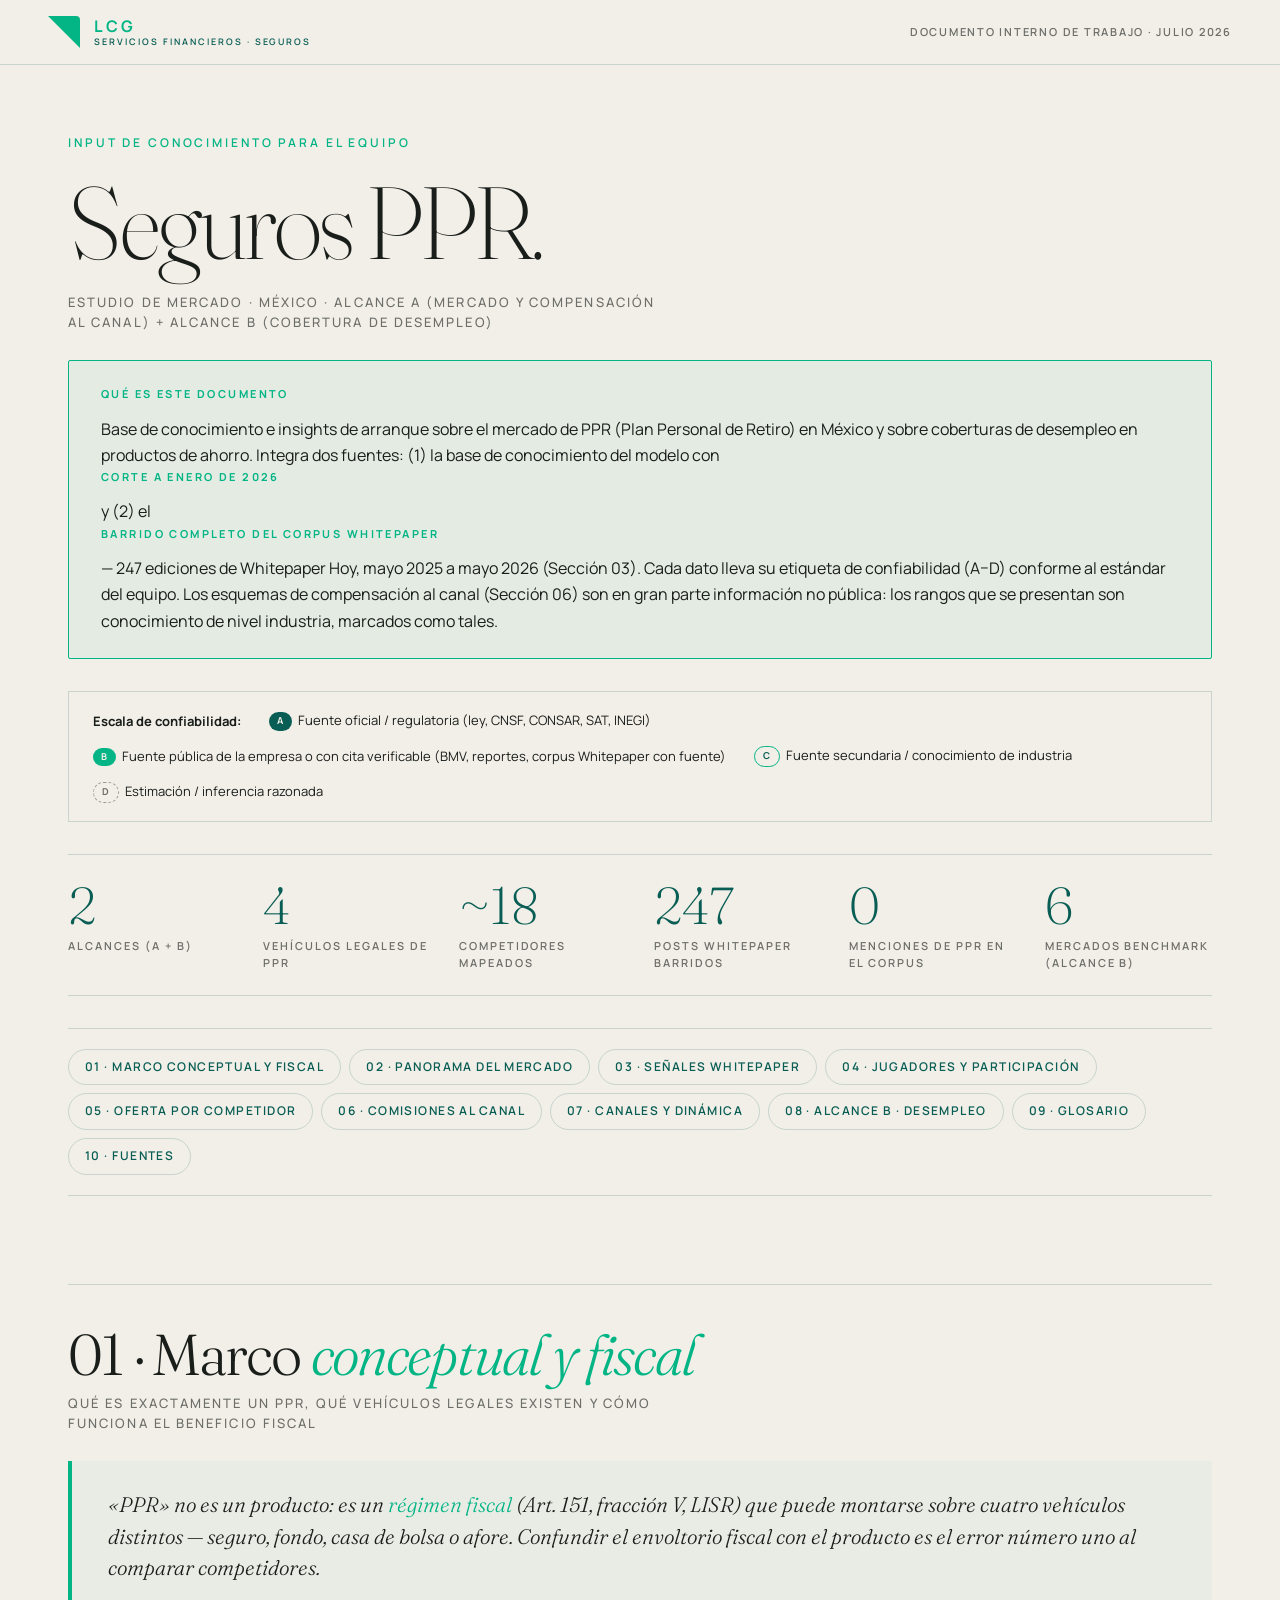
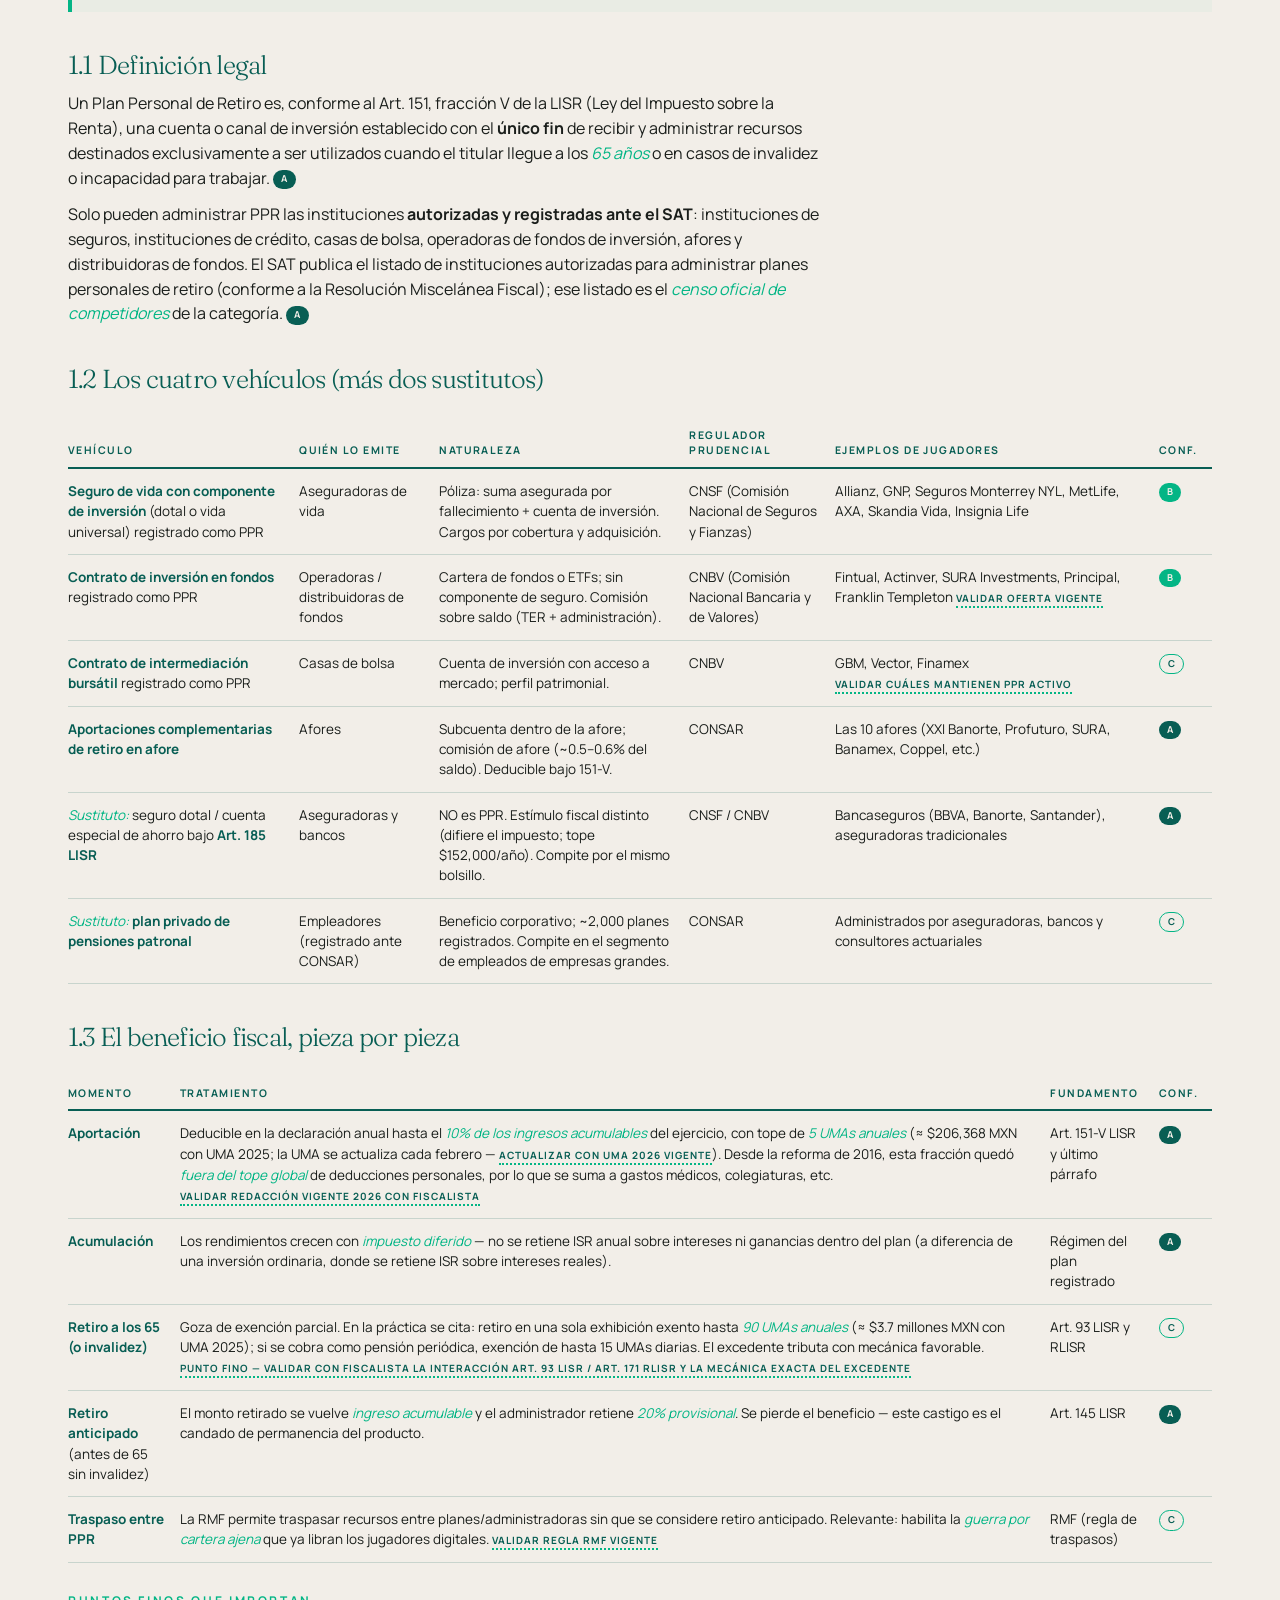
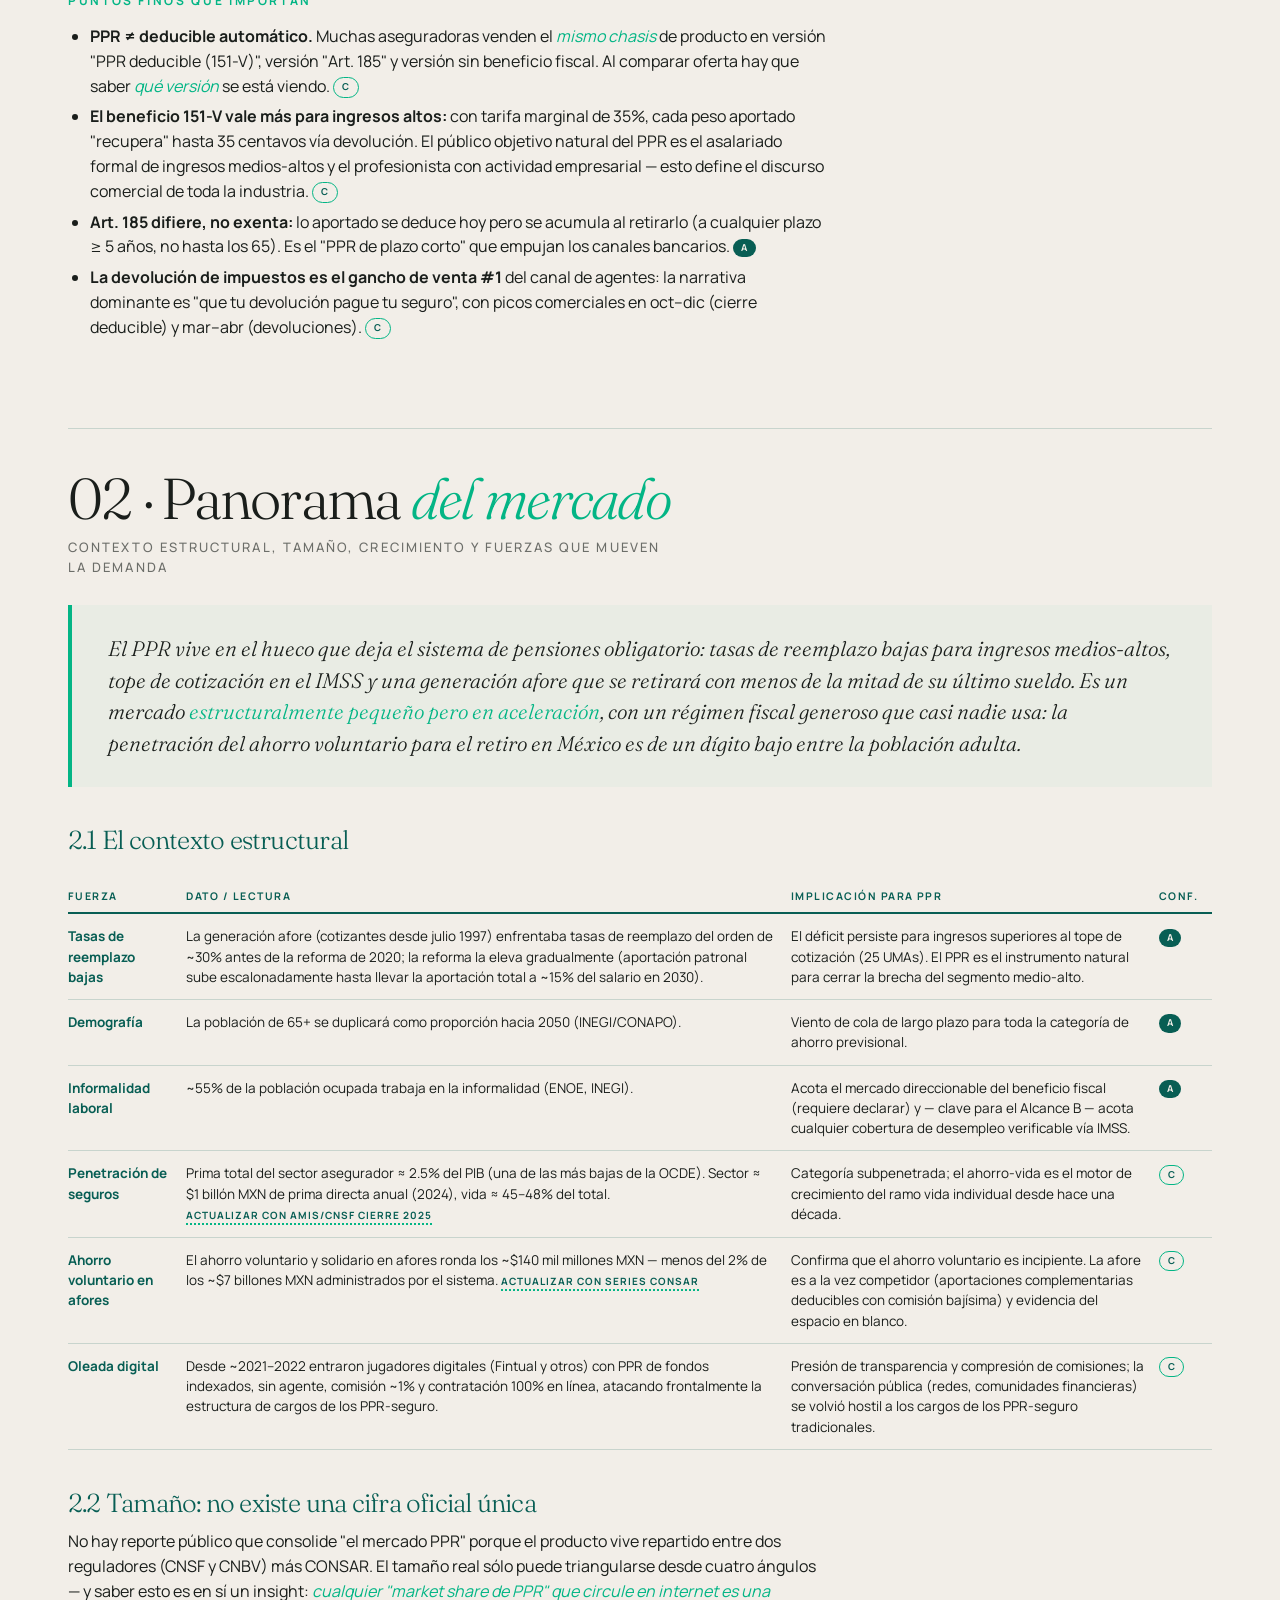
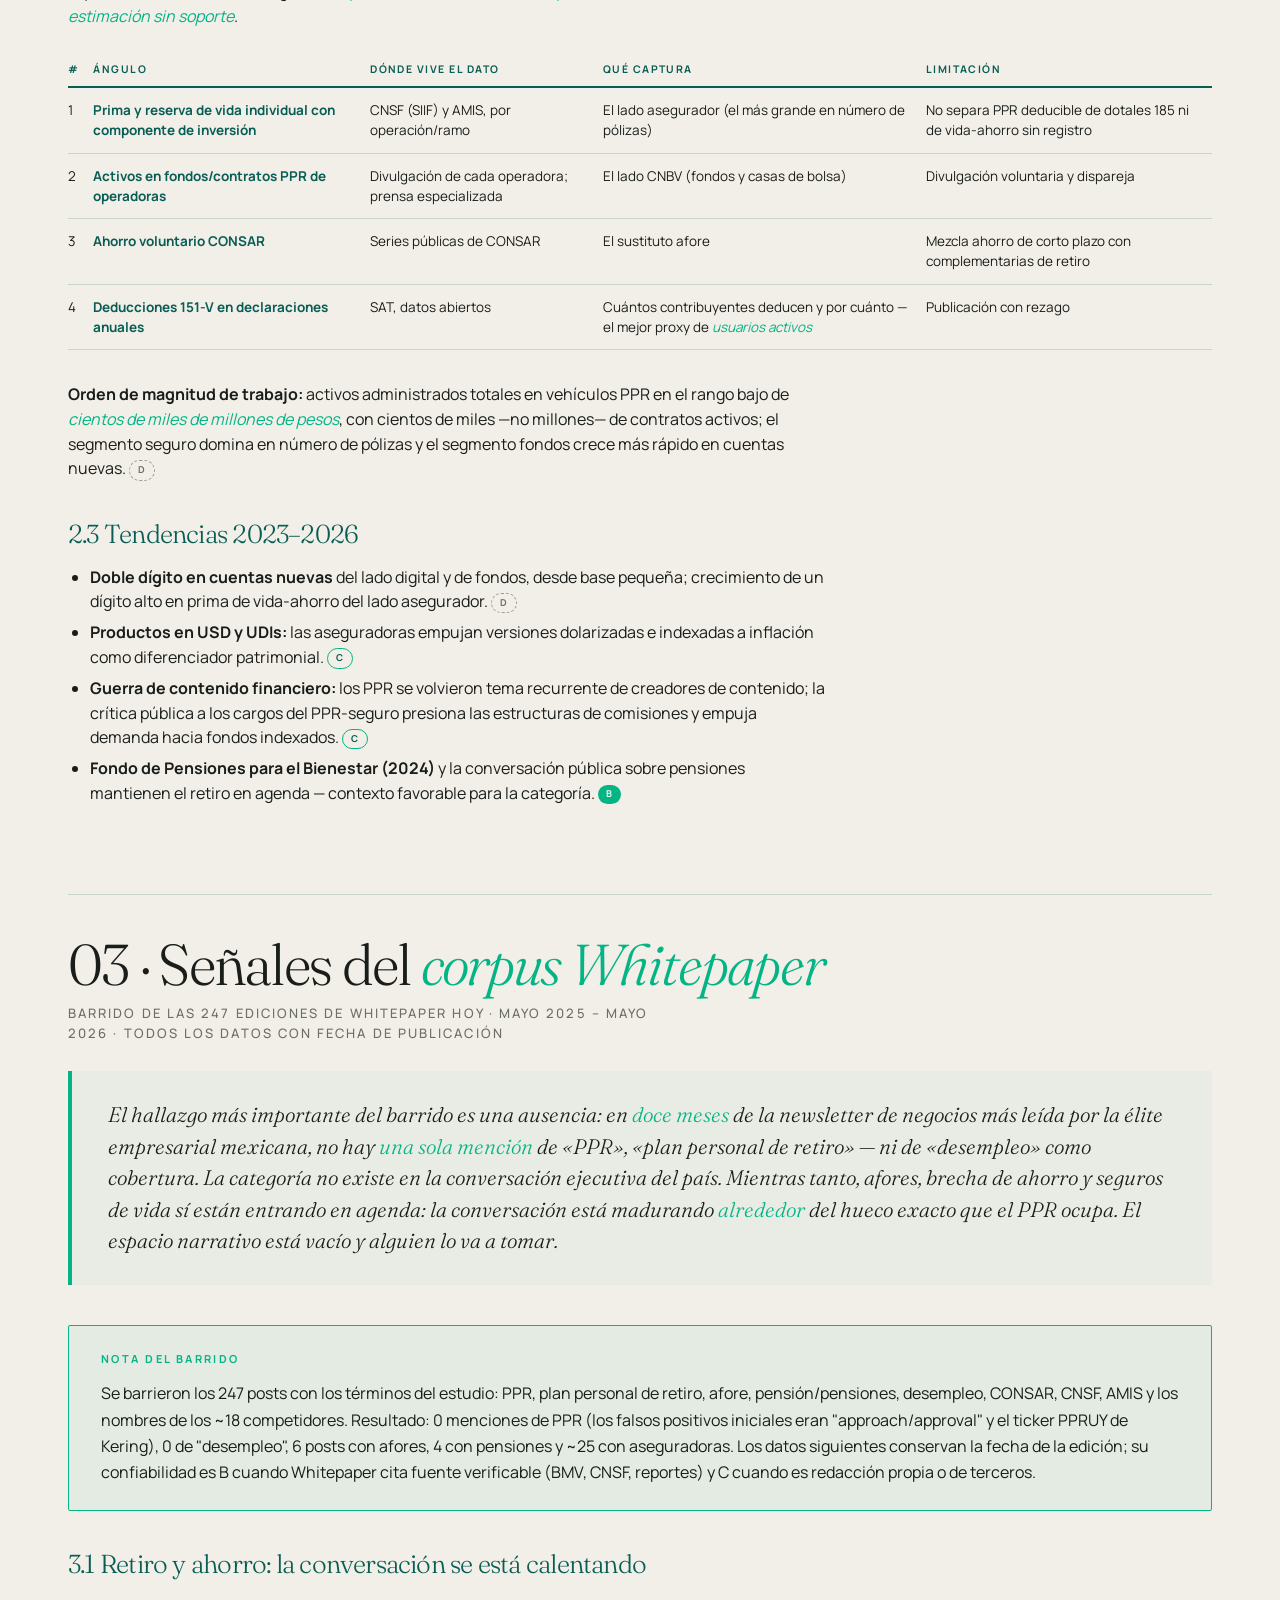
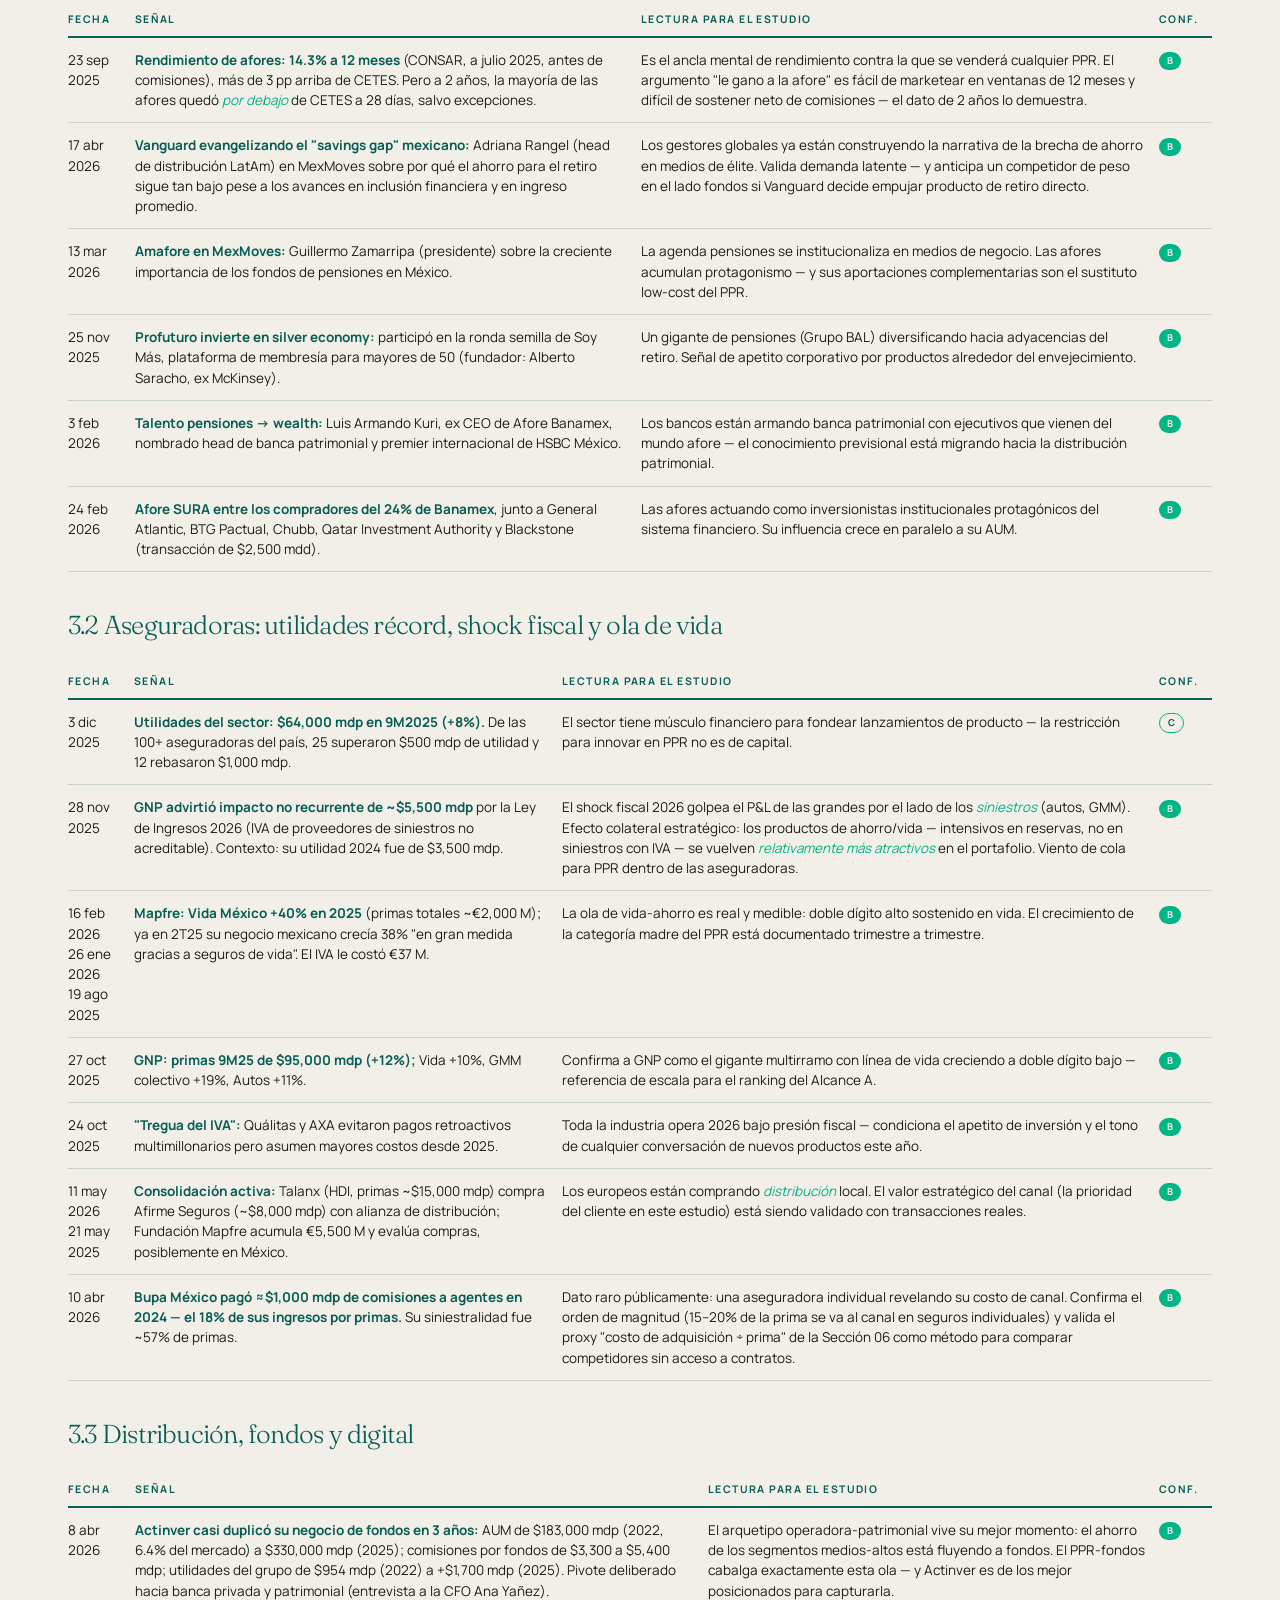
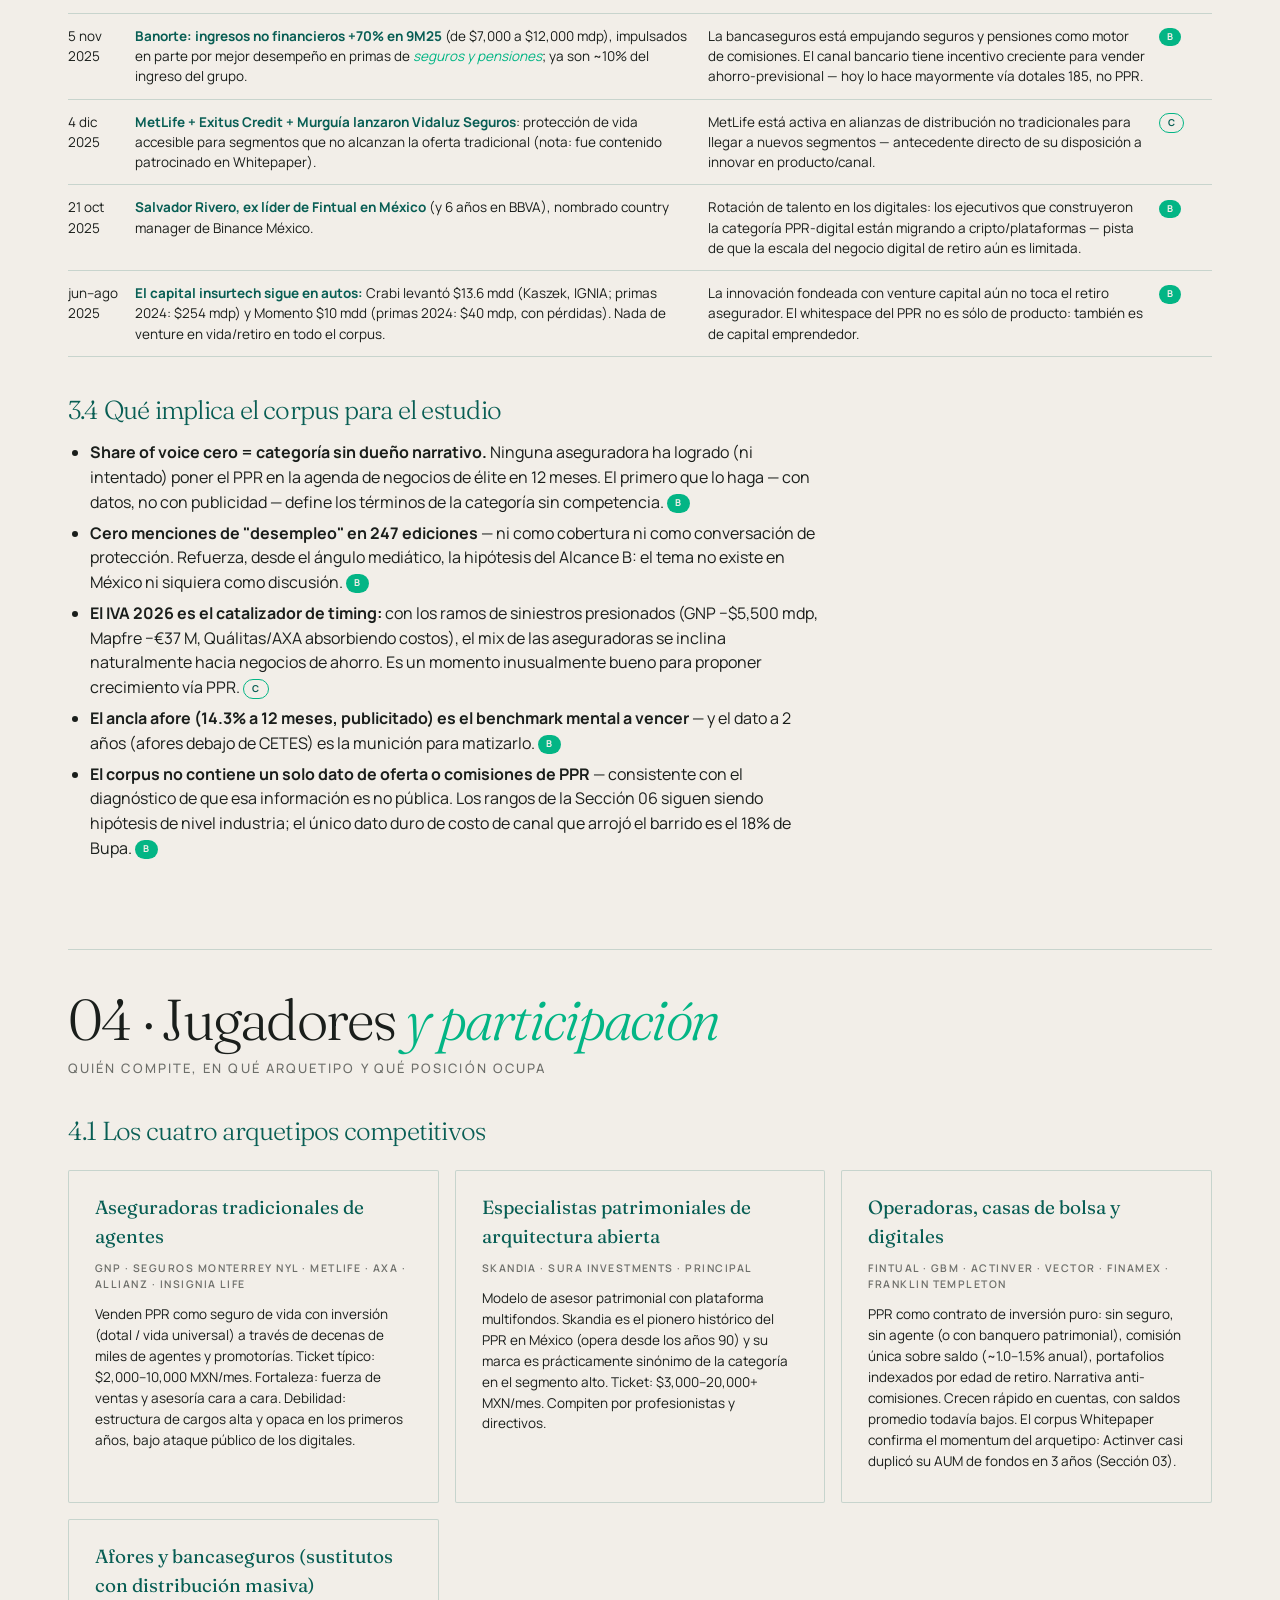
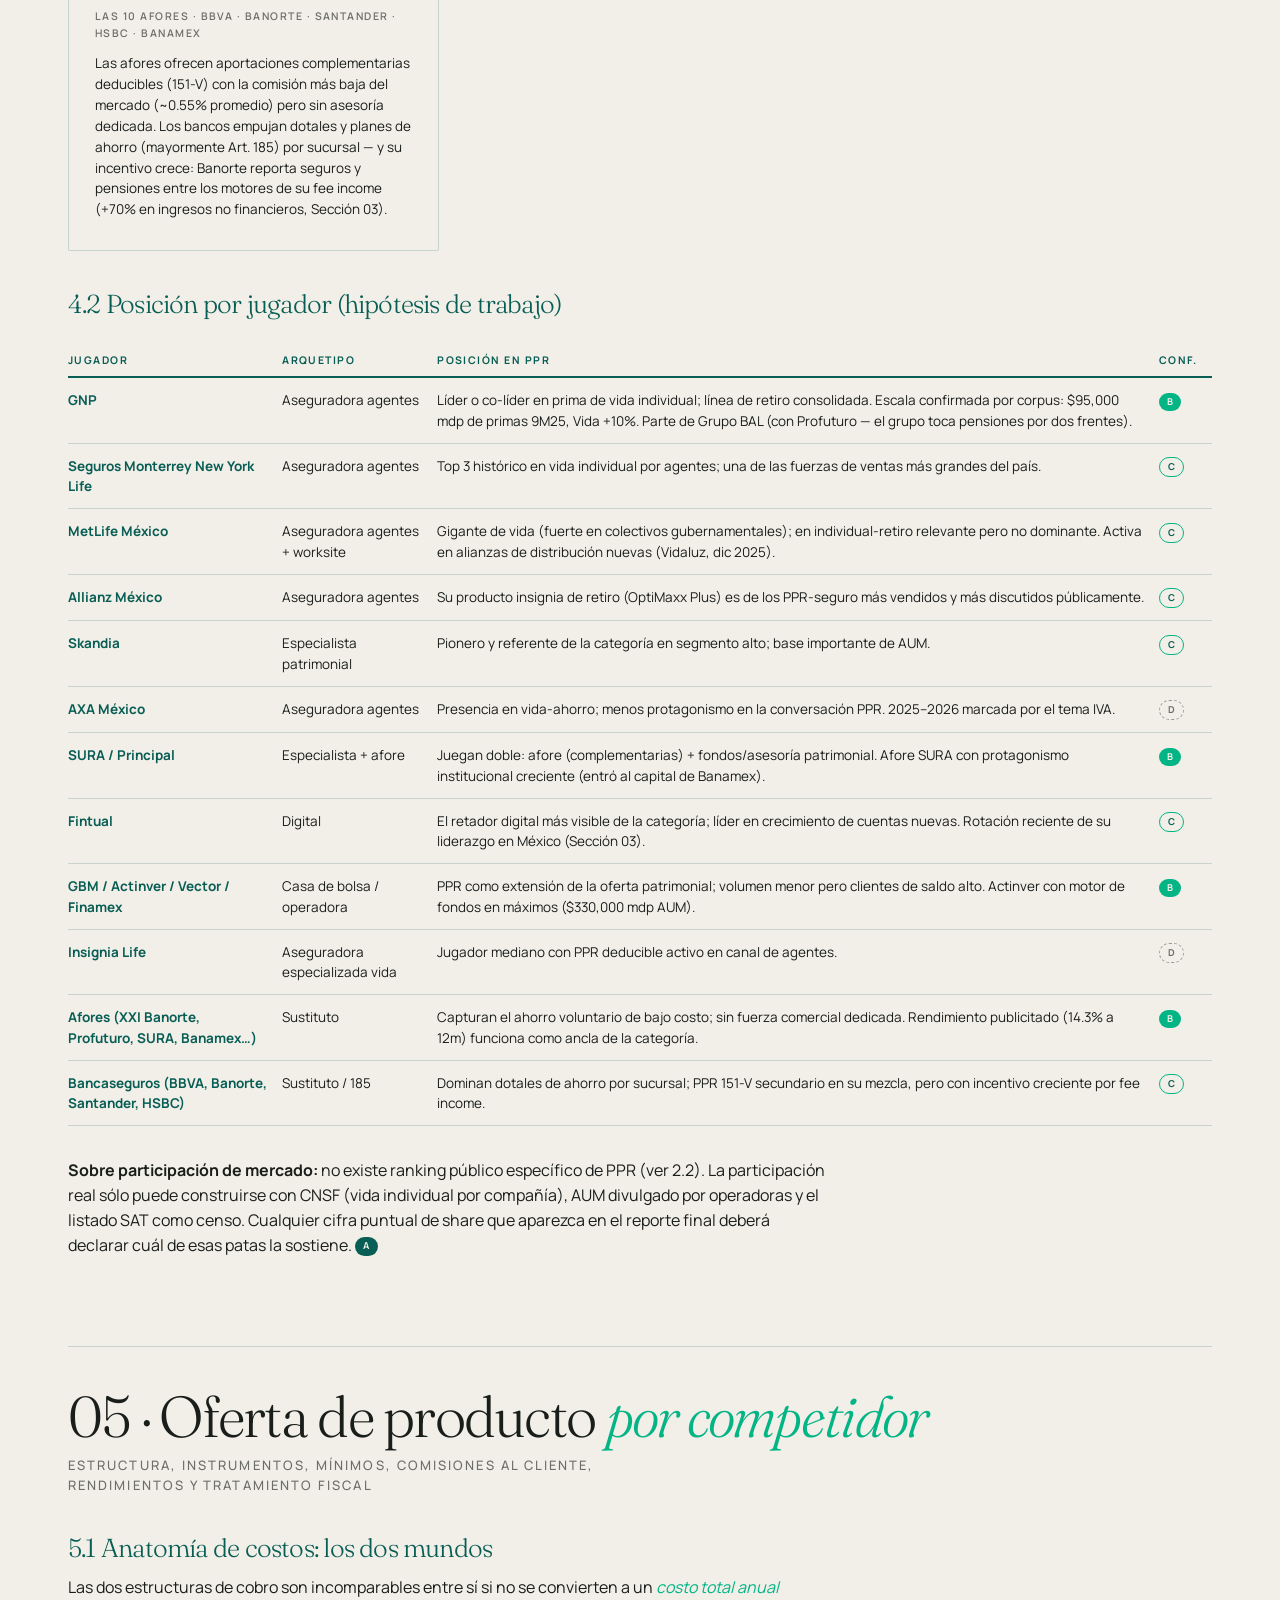
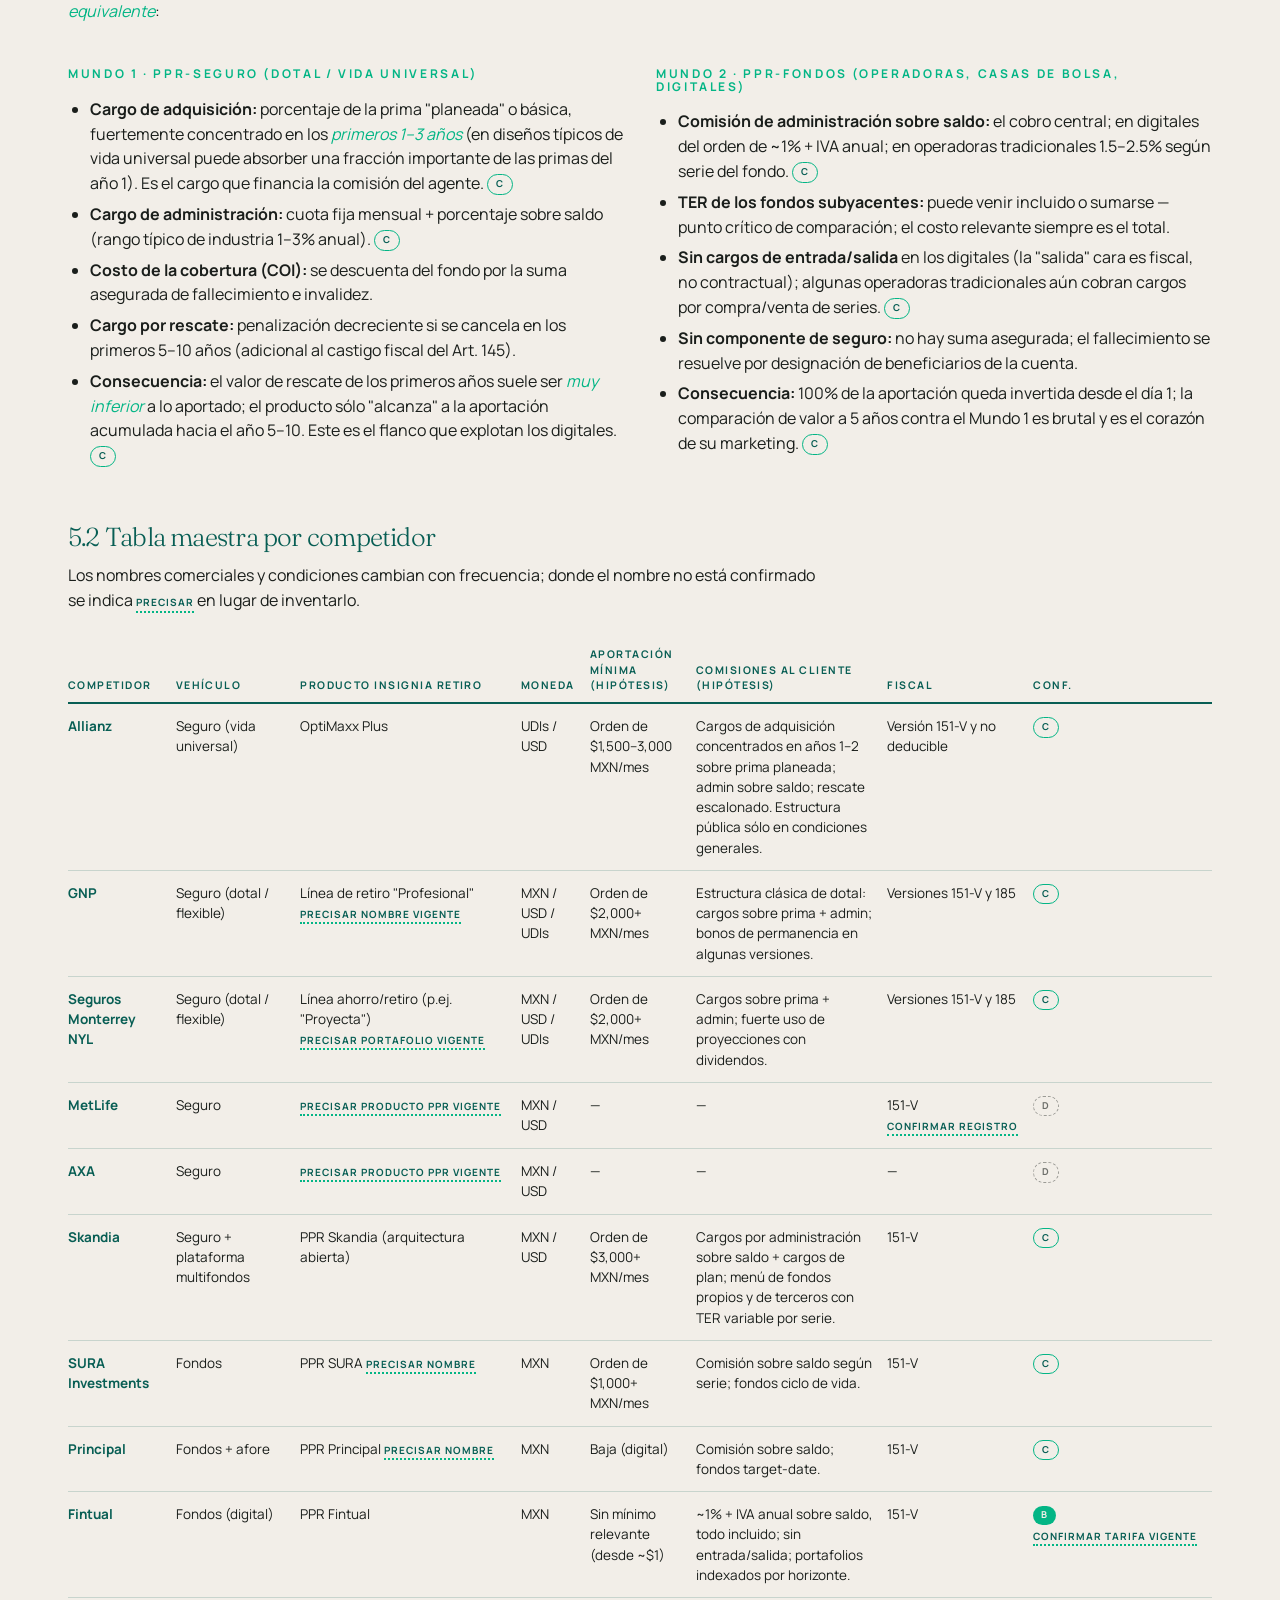
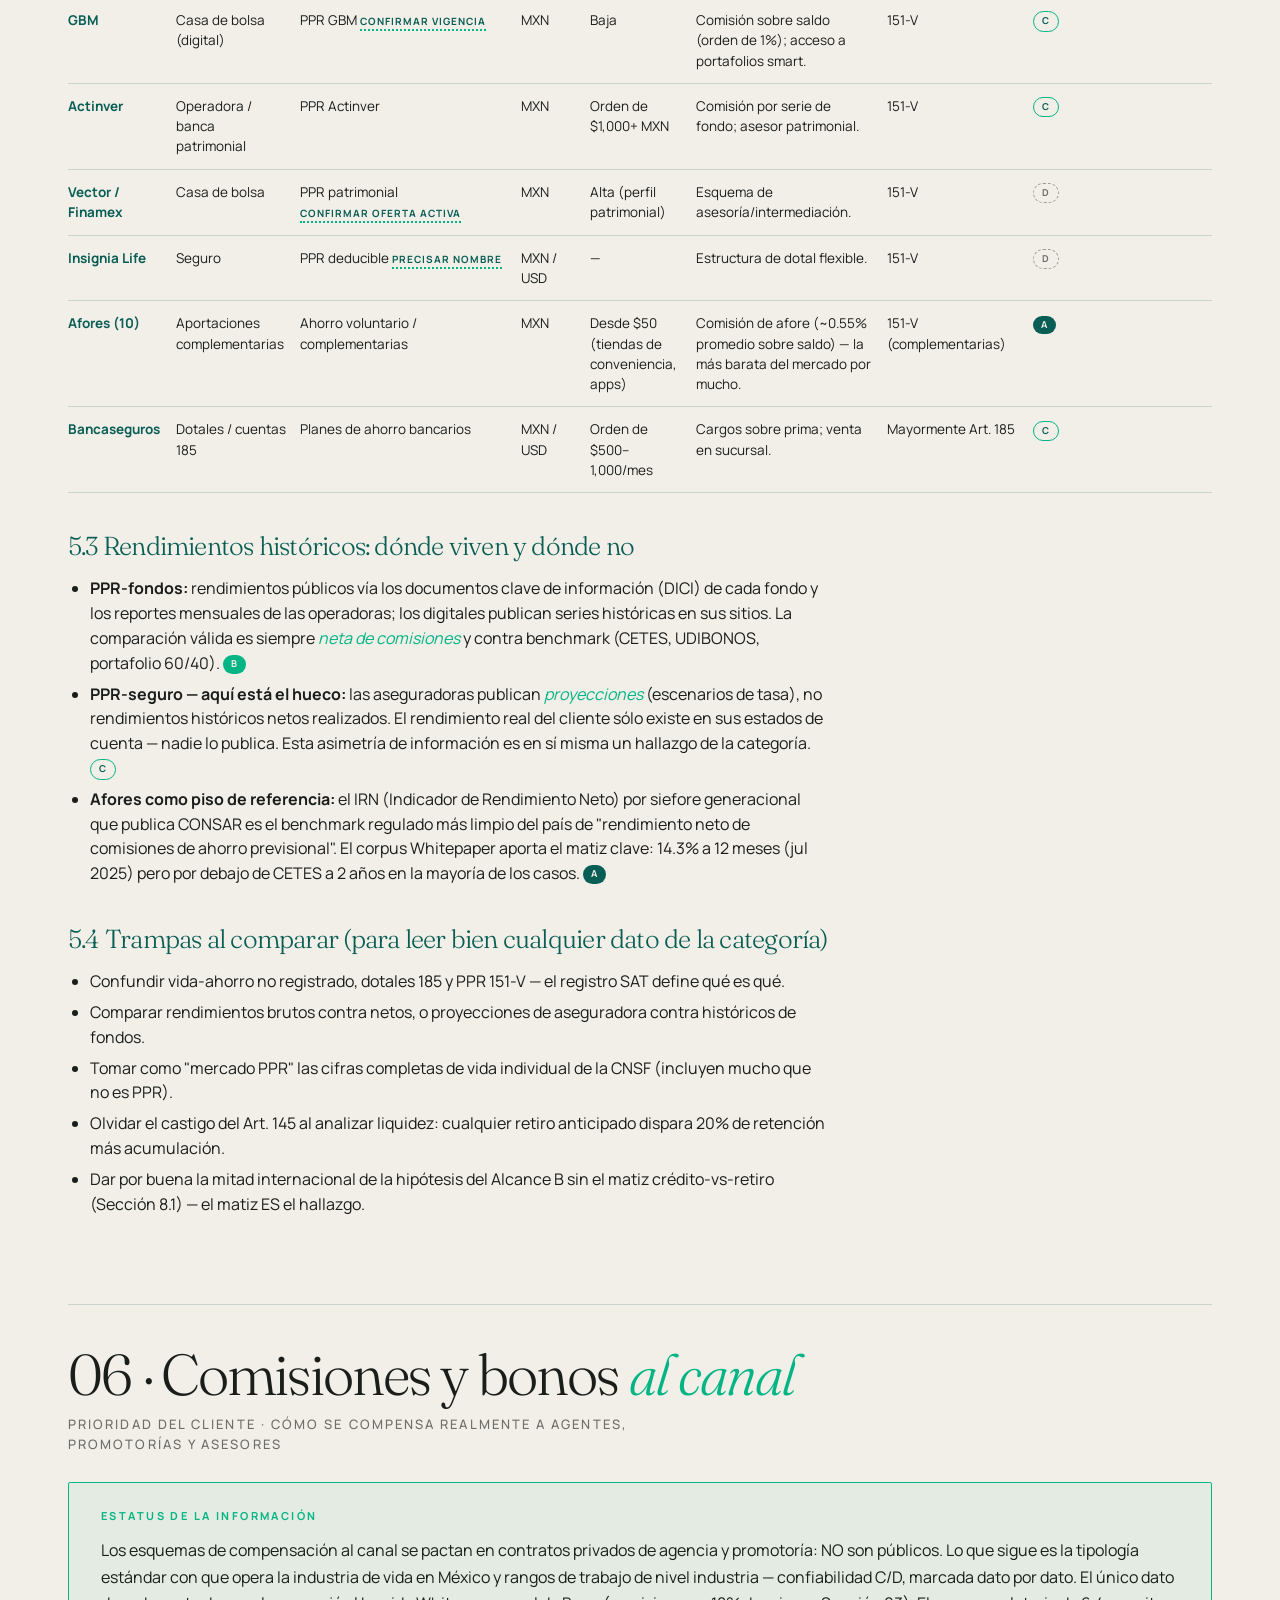
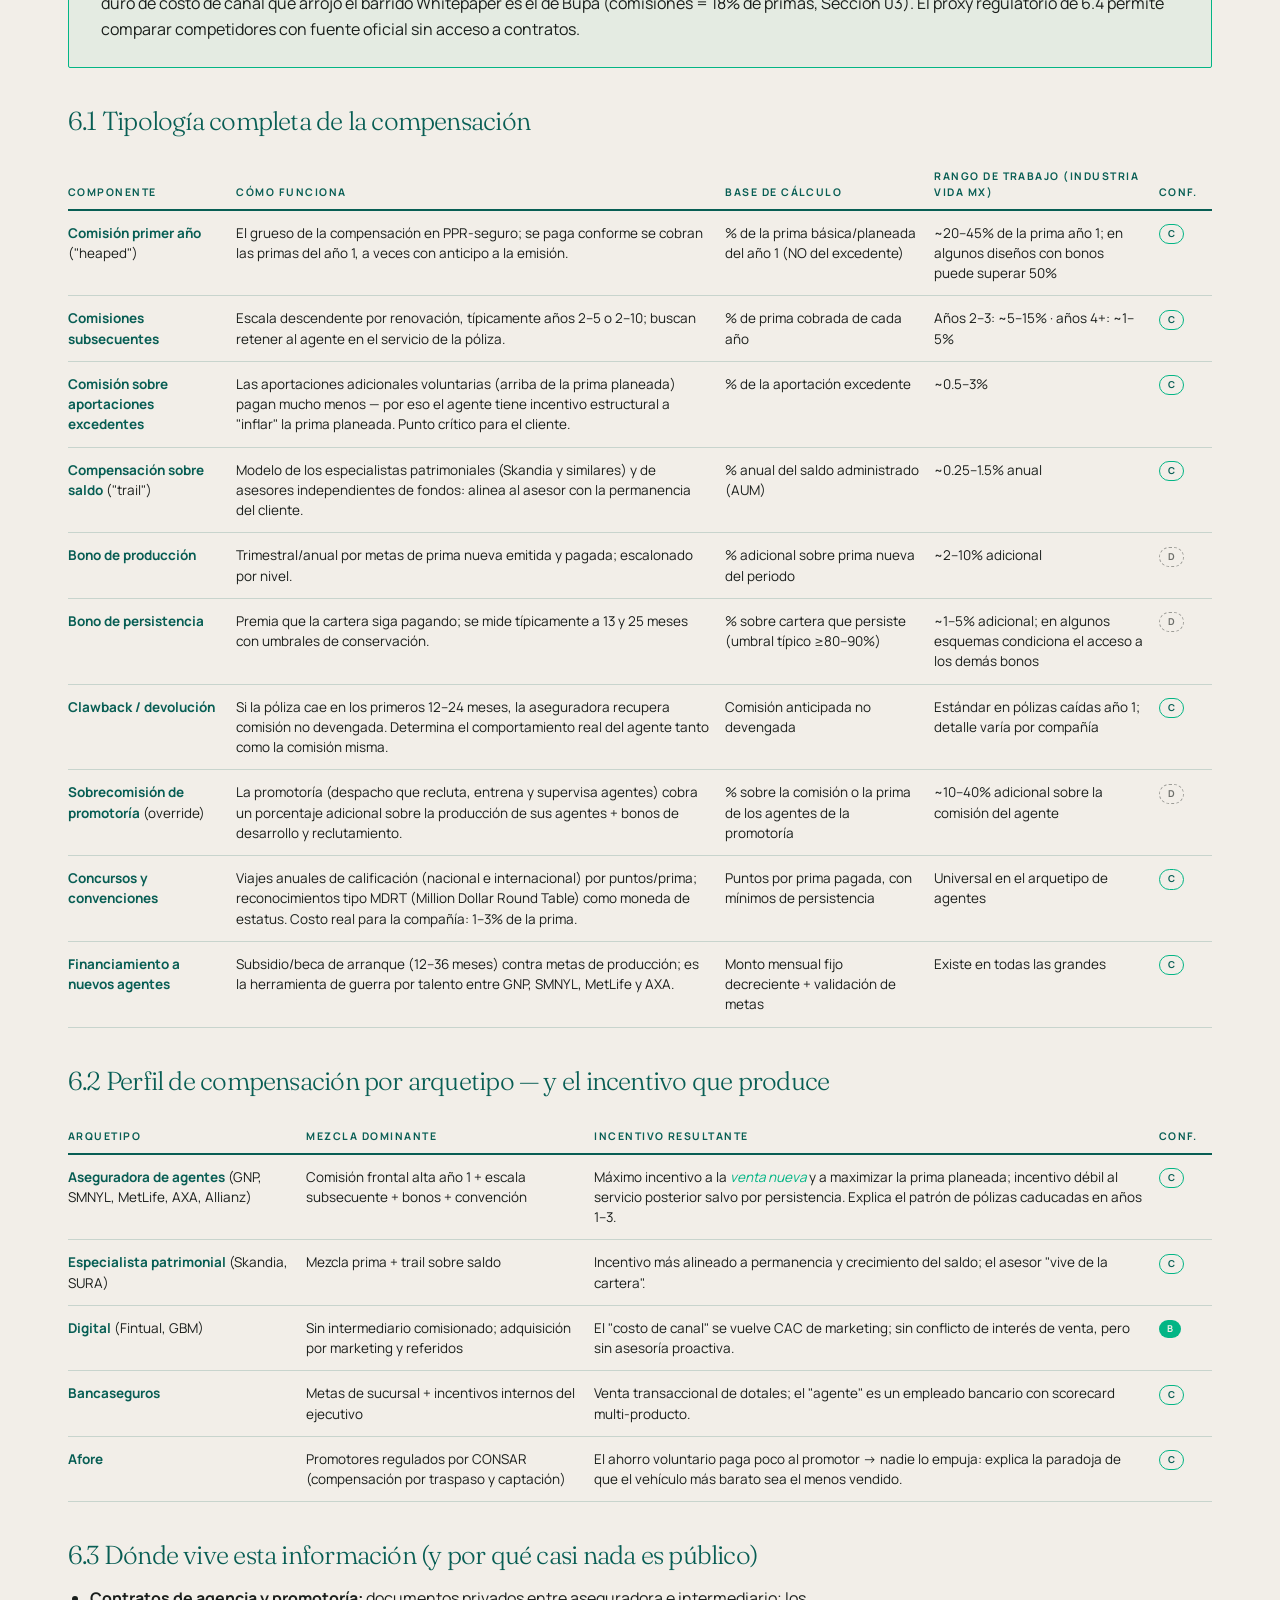
<file: datos/estudio_ppr_borrador.html>
<!DOCTYPE html>
<html lang="es-MX">
<head>
<meta charset="UTF-8">
<title>Estudio de Mercado PPR México · Input · LCG</title>
<meta name="viewport" content="width=device-width, initial-scale=1">
<style>
@import url('https://fonts.googleapis.com/css2?family=Fraunces:opsz,wght@9..144,200;9..144,300;9..144,400&family=Manrope:wght@400;500;600;700&display=swap');

:root {
    --lcg-dark:#085E54; --lcg-green:#03B585; --lcg-mint:#8AF4E9;
    --lcg-cream:#F2EEE8; --lcg-ink:#1A1E1B; --lcg-ink-60:rgba(26,30,27,0.62);
    --lcg-line:rgba(8,94,84,0.18);
}
* { box-sizing: border-box; }
html, body { margin:0; padding:0; background:var(--lcg-cream); color:var(--lcg-ink); font-family:'Manrope',sans-serif; font-size:16px; line-height:1.55; -webkit-font-smoothing:antialiased; }
a { color: var(--lcg-dark); }

header.chrome { position: sticky; top: 0; z-index: 50; display: flex; align-items: center; justify-content: space-between;
                padding: 16px 48px; background: var(--lcg-cream); border-bottom: 1px solid var(--lcg-line); }
.brand { display: flex; align-items: center; gap: 14px; text-decoration: none; color: var(--lcg-dark); }
.brand svg { width: 32px; height: 32px; }
.brand-text { display: flex; flex-direction: column; line-height: 1; }
.brand-name { font-weight: 700; font-size: 16px; letter-spacing: 0.18em; color: var(--lcg-green); }
.brand-tag { font-size: 9px; font-weight: 600; letter-spacing: 0.22em; color: var(--lcg-dark); margin-top: 3px; }
.chrome-meta { font-size: 11px; font-weight: 600; letter-spacing: 0.16em; text-transform: uppercase; color: var(--lcg-ink-60); }

footer.chrome-foot { padding: 48px; border-top: 1px solid var(--lcg-line); display: flex; justify-content: space-between; flex-wrap: wrap; gap: 32px; font-size: 11px; letter-spacing: 0.14em; text-transform: uppercase; color: var(--lcg-ink-60); }

main { max-width: 1240px; margin: 0 auto; padding: 64px 48px; }

h1, h2, h3, h4 { font-family: 'Fraunces', serif; font-weight: 300; letter-spacing: -0.03em; line-height: 1.05; margin: 0; }
h1.hero { font-weight: 200; font-size: clamp(56px, 8vw, 112px); margin-bottom: 16px; }
h2.section { font-weight: 300; font-size: clamp(36px, 4.5vw, 60px); margin: 88px 0 8px 0; padding-top: 40px; border-top: 1px solid var(--lcg-line); }
h3 { font-size: 26px; margin: 40px 0 12px 0; color: var(--lcg-dark); }
h4.eyebrow-h { font-family:'Manrope',sans-serif; font-size: 12px; font-weight: 700; letter-spacing: 0.22em; text-transform: uppercase; color: var(--lcg-green); margin: 32px 0 8px 0; }
em { font-style: italic; color: var(--lcg-green); }
p { margin: 12px 0; max-width: 76ch; }
ul, ol { max-width: 76ch; padding-left: 22px; }
li { margin: 6px 0; }

.eyebrow { font-size: 12px; font-weight: 600; letter-spacing: 0.24em; text-transform: uppercase; color: var(--lcg-green); margin-bottom: 16px; display: inline-block; }
.meta { font-size: 13px; font-weight: 500; letter-spacing: 0.16em; text-transform: uppercase; color: var(--lcg-ink-60); }
.sec-sub { font-size: 13px; font-weight: 500; letter-spacing: 0.16em; text-transform: uppercase; color: var(--lcg-ink-60); margin: 4px 0 24px 0; }

.qbanner { padding: 24px 32px; margin: 28px 0 32px 0; border-radius: 2px; font-size: 16px; line-height: 1.65; color: var(--lcg-ink); background: rgba(3,181,133,0.06); border: 1px solid var(--lcg-green); max-width: none; }
.qbanner strong { display: block; font-weight: 700; letter-spacing: 0.22em; text-transform: uppercase; font-size: 11px; color: var(--lcg-green); margin-bottom: 12px; }

.pulso { padding: 28px 36px; margin: 28px 0 40px 0; border-left: 4px solid var(--lcg-green); background: rgba(3,181,133,0.04); }
.pulso p { font-family: 'Fraunces', serif; font-weight: 300; font-style: italic; font-size: 21px; line-height: 1.5; color: var(--lcg-ink); margin: 0 0 16px 0; max-width: none; }
.pulso p:last-child { margin-bottom: 0; }

.stats { display:grid; grid-template-columns: repeat(auto-fit, minmax(150px, 1fr)); gap: 28px; margin: 32px 0; padding: 24px 0; border-top: 1px solid var(--lcg-line); border-bottom: 1px solid var(--lcg-line); }
.stat .num { font-family:'Fraunces', serif; font-weight: 200; font-size: 52px; line-height: 1; color: var(--lcg-dark); display: block; }
.stat .label { display: block; font-size: 11px; font-weight: 600; letter-spacing: 0.18em; text-transform: uppercase; color: var(--lcg-ink-60); margin-top: 6px; }

.toc { display: flex; flex-wrap: wrap; gap: 8px; margin: 32px 0; padding: 20px 0; border-top: 1px solid var(--lcg-line); border-bottom: 1px solid var(--lcg-line); }
.toc a { font-size: 12px; font-weight: 600; letter-spacing: 0.12em; text-transform: uppercase; padding: 8px 16px; border: 1px solid var(--lcg-line); border-radius: 999px; color: var(--lcg-dark); text-decoration: none; }
.toc a:hover { background: var(--lcg-green); color: var(--lcg-cream); border-color: var(--lcg-green); }

.twrap { overflow-x: auto; margin: 24px 0 32px 0; }
table { width: 100%; border-collapse: collapse; font-size: 13.5px; line-height: 1.5; }
th { text-align: left; font-size: 10.5px; font-weight: 700; letter-spacing: 0.14em; text-transform: uppercase; color: var(--lcg-dark); border-bottom: 2px solid var(--lcg-dark); padding: 10px 14px 8px 0; vertical-align: bottom; }
td { padding: 12px 14px 12px 0; border-bottom: 1px solid var(--lcg-line); vertical-align: top; }
td strong { color: var(--lcg-dark); }
tr:hover td { background: rgba(3,181,133,0.03); }

.rel { display: inline-block; font-size: 9.5px; font-weight: 700; letter-spacing: 0.08em; padding: 2px 8px; border-radius: 999px; white-space: nowrap; vertical-align: middle; }
.rel.a { background: var(--lcg-dark); color: var(--lcg-cream); }
.rel.b { background: var(--lcg-green); color: var(--lcg-cream); }
.rel.c { border: 1px solid var(--lcg-green); color: var(--lcg-dark); }
.rel.d { border: 1px dashed rgba(26,30,27,0.4); color: var(--lcg-ink-60); }

.tag { display: inline-block; font-size: 10px; font-weight: 700; letter-spacing: 0.1em; text-transform: uppercase; color: var(--lcg-dark); border-bottom: 2px dotted var(--lcg-green); white-space: nowrap; }

.cards { display: grid; grid-template-columns: repeat(auto-fit, minmax(330px, 1fr)); gap: 16px; margin: 24px 0 40px 0; }
.card { padding: 22px 26px; border: 1px solid var(--lcg-line); border-radius: 2px; background: rgba(242,238,232,0.6); }
.card .ent-name { font-family: 'Fraunces', serif; font-weight: 400; font-size: 19px; color: var(--lcg-dark); margin: 0 0 4px 0; }
.card .ent-meta { font-size: 10.5px; font-weight: 600; letter-spacing: 0.14em; text-transform: uppercase; color: var(--lcg-ink-60); margin-bottom: 12px; }
.card p { font-size: 13.5px; margin: 8px 0; max-width: none; }

.check { list-style: none; padding-left: 0; }
.check li { padding-left: 30px; position: relative; margin: 8px 0; }
.check li::before { content: '—'; position: absolute; left: 0; font-weight: 700; font-size: 13px; color: var(--lcg-green); }

.grid2 { display: grid; grid-template-columns: repeat(auto-fit, minmax(400px, 1fr)); gap: 32px; }
.grid2 > div { min-width: 0; }

.legend { display: flex; flex-wrap: wrap; gap: 14px 28px; padding: 18px 24px; border: 1px solid var(--lcg-line); margin: 24px 0; font-size: 13px; align-items: center; }

@media print {
    header.chrome, .toc { display: none; }
    main { padding: 24px; max-width: 100%; }
    h2.section { break-before: page; margin-top: 0; }
    .twrap { overflow: visible; }
}
</style>
</head>
<body>

<header class="chrome">
    <span class="brand">
        <svg viewBox="0 0 64 64" xmlns="http://www.w3.org/2000/svg" aria-label="LCG mark" role="img"><path d="M 0 0 L 56 0 Q 64 0 64 8 L 64 64 Z" fill="#03B585"/></svg>
        <span class="brand-text">
            <span class="brand-name">LCG</span>
            <span class="brand-tag">SERVICIOS FINANCIEROS · SEGUROS</span>
        </span>
    </span>
    <span class="chrome-meta">Documento interno de trabajo · Julio 2026</span>
</header>

<main>

<span class="eyebrow">Input de conocimiento para el equipo</span>
<h1 class="hero">Seguros PPR.</h1>
<p class="meta">Estudio de mercado · México · Alcance A (mercado y compensación al canal) + Alcance B (cobertura de desempleo)</p>

<div class="qbanner">
    <strong>Qué es este documento</strong>
    Base de conocimiento e insights de arranque sobre el mercado de PPR (Plan Personal de Retiro) en México y sobre coberturas de desempleo en productos de ahorro. Integra dos fuentes: (1) la base de conocimiento del modelo con <strong>corte a enero de 2026</strong> y (2) el <strong>barrido completo del corpus Whitepaper</strong> — 247 ediciones de Whitepaper Hoy, mayo 2025 a mayo 2026 (Sección 03). Cada dato lleva su etiqueta de confiabilidad (A–D) conforme al estándar del equipo. Los esquemas de compensación al canal (Sección 06) son en gran parte información no pública: los rangos que se presentan son conocimiento de nivel industria, marcados como tales.
</div>

<div class="legend">
    <span><strong>Escala de confiabilidad:</strong></span>
    <span><span class="rel a">A</span>&nbsp; Fuente oficial / regulatoria (ley, CNSF, CONSAR, SAT, INEGI)</span>
    <span><span class="rel b">B</span>&nbsp; Fuente pública de la empresa o con cita verificable (BMV, reportes, corpus Whitepaper con fuente)</span>
    <span><span class="rel c">C</span>&nbsp; Fuente secundaria / conocimiento de industria</span>
    <span><span class="rel d">D</span>&nbsp; Estimación / inferencia razonada</span>
</div>

<div class="stats">
    <div class="stat"><span class="num">2</span><span class="label">Alcances (A + B)</span></div>
    <div class="stat"><span class="num">4</span><span class="label">Vehículos legales de PPR</span></div>
    <div class="stat"><span class="num">~18</span><span class="label">Competidores mapeados</span></div>
    <div class="stat"><span class="num">247</span><span class="label">Posts Whitepaper barridos</span></div>
    <div class="stat"><span class="num">0</span><span class="label">Menciones de PPR en el corpus</span></div>
    <div class="stat"><span class="num">6</span><span class="label">Mercados benchmark (Alcance B)</span></div>
</div>

<div class="toc">
    <a href="#marco">01 · Marco conceptual y fiscal</a>
    <a href="#panorama">02 · Panorama del mercado</a>
    <a href="#whitepaper">03 · Señales Whitepaper</a>
    <a href="#jugadores">04 · Jugadores y participación</a>
    <a href="#oferta">05 · Oferta por competidor</a>
    <a href="#canal">06 · Comisiones al canal</a>
    <a href="#distribucion">07 · Canales y dinámica</a>
    <a href="#alcanceb">08 · Alcance B · Desempleo</a>
    <a href="#glosario">09 · Glosario</a>
    <a href="#fuentes">10 · Fuentes</a>
</div>

<!-- ============================================================ -->
<h2 class="section" id="marco">01 · Marco <em>conceptual y fiscal</em></h2>
<p class="sec-sub">Qué es exactamente un PPR, qué vehículos legales existen y cómo funciona el beneficio fiscal</p>

<div class="pulso">
    <p>«PPR» no es un producto: es un <em>régimen fiscal</em> (Art. 151, fracción V, LISR) que puede montarse sobre cuatro vehículos distintos — seguro, fondo, casa de bolsa o afore. Confundir el envoltorio fiscal con el producto es el error número uno al comparar competidores.</p>
</div>

<h3>1.1 Definición legal</h3>
<p>Un Plan Personal de Retiro es, conforme al Art. 151, fracción V de la LISR (Ley del Impuesto sobre la Renta), una cuenta o canal de inversión establecido con el <strong>único fin</strong> de recibir y administrar recursos destinados exclusivamente a ser utilizados cuando el titular llegue a los <em>65 años</em> o en casos de invalidez o incapacidad para trabajar. <span class="rel a">A</span></p>
<p>Solo pueden administrar PPR las instituciones <strong>autorizadas y registradas ante el SAT</strong>: instituciones de seguros, instituciones de crédito, casas de bolsa, operadoras de fondos de inversión, afores y distribuidoras de fondos. El SAT publica el listado de instituciones autorizadas para administrar planes personales de retiro (conforme a la Resolución Miscelánea Fiscal); ese listado es el <em>censo oficial de competidores</em> de la categoría. <span class="rel a">A</span></p>

<h3>1.2 Los cuatro vehículos (más dos sustitutos)</h3>
<div class="twrap">
<table>
    <tr><th>Vehículo</th><th>Quién lo emite</th><th>Naturaleza</th><th>Regulador prudencial</th><th>Ejemplos de jugadores</th><th>Conf.</th></tr>
    <tr>
        <td><strong>Seguro de vida con componente de inversión</strong> (dotal o vida universal) registrado como PPR</td>
        <td>Aseguradoras de vida</td>
        <td>Póliza: suma asegurada por fallecimiento + cuenta de inversión. Cargos por cobertura y adquisición.</td>
        <td>CNSF (Comisión Nacional de Seguros y Fianzas)</td>
        <td>Allianz, GNP, Seguros Monterrey NYL, MetLife, AXA, Skandia Vida, Insignia Life</td>
        <td><span class="rel b">B</span></td>
    </tr>
    <tr>
        <td><strong>Contrato de inversión en fondos</strong> registrado como PPR</td>
        <td>Operadoras / distribuidoras de fondos</td>
        <td>Cartera de fondos o ETFs; sin componente de seguro. Comisión sobre saldo (TER + administración).</td>
        <td>CNBV (Comisión Nacional Bancaria y de Valores)</td>
        <td>Fintual, Actinver, SURA Investments, Principal, Franklin Templeton <span class="tag">validar oferta vigente</span></td>
        <td><span class="rel b">B</span></td>
    </tr>
    <tr>
        <td><strong>Contrato de intermediación bursátil</strong> registrado como PPR</td>
        <td>Casas de bolsa</td>
        <td>Cuenta de inversión con acceso a mercado; perfil patrimonial.</td>
        <td>CNBV</td>
        <td>GBM, Vector, Finamex <span class="tag">validar cuáles mantienen PPR activo</span></td>
        <td><span class="rel c">C</span></td>
    </tr>
    <tr>
        <td><strong>Aportaciones complementarias de retiro en afore</strong></td>
        <td>Afores</td>
        <td>Subcuenta dentro de la afore; comisión de afore (~0.5–0.6% del saldo). Deducible bajo 151-V.</td>
        <td>CONSAR</td>
        <td>Las 10 afores (XXI Banorte, Profuturo, SURA, Banamex, Coppel, etc.)</td>
        <td><span class="rel a">A</span></td>
    </tr>
    <tr>
        <td><em>Sustituto:</em> seguro dotal / cuenta especial de ahorro bajo <strong>Art. 185 LISR</strong></td>
        <td>Aseguradoras y bancos</td>
        <td>NO es PPR. Estímulo fiscal distinto (difiere el impuesto; tope $152,000/año). Compite por el mismo bolsillo.</td>
        <td>CNSF / CNBV</td>
        <td>Bancaseguros (BBVA, Banorte, Santander), aseguradoras tradicionales</td>
        <td><span class="rel a">A</span></td>
    </tr>
    <tr>
        <td><em>Sustituto:</em> <strong>plan privado de pensiones patronal</strong></td>
        <td>Empleadores (registrado ante CONSAR)</td>
        <td>Beneficio corporativo; ~2,000 planes registrados. Compite en el segmento de empleados de empresas grandes.</td>
        <td>CONSAR</td>
        <td>Administrados por aseguradoras, bancos y consultores actuariales</td>
        <td><span class="rel c">C</span></td>
    </tr>
</table>
</div>

<h3>1.3 El beneficio fiscal, pieza por pieza</h3>
<div class="twrap">
<table>
    <tr><th>Momento</th><th>Tratamiento</th><th>Fundamento</th><th>Conf.</th></tr>
    <tr>
        <td><strong>Aportación</strong></td>
        <td>Deducible en la declaración anual hasta el <em>10% de los ingresos acumulables</em> del ejercicio, con tope de <em>5 UMAs anuales</em> (≈ $206,368 MXN con UMA 2025; la UMA se actualiza cada febrero — <span class="tag">actualizar con UMA 2026 vigente</span>). Desde la reforma de 2016, esta fracción quedó <em>fuera del tope global</em> de deducciones personales, por lo que se suma a gastos médicos, colegiaturas, etc. <span class="tag">Validar redacción vigente 2026 con fiscalista</span></td>
        <td>Art. 151-V LISR y último párrafo</td>
        <td><span class="rel a">A</span></td>
    </tr>
    <tr>
        <td><strong>Acumulación</strong></td>
        <td>Los rendimientos crecen con <em>impuesto diferido</em> — no se retiene ISR anual sobre intereses ni ganancias dentro del plan (a diferencia de una inversión ordinaria, donde se retiene ISR sobre intereses reales).</td>
        <td>Régimen del plan registrado</td>
        <td><span class="rel a">A</span></td>
    </tr>
    <tr>
        <td><strong>Retiro a los 65 (o invalidez)</strong></td>
        <td>Goza de exención parcial. En la práctica se cita: retiro en una sola exhibición exento hasta <em>90 UMAs anuales</em> (≈ $3.7 millones MXN con UMA 2025); si se cobra como pensión periódica, exención de hasta 15 UMAs diarias. El excedente tributa con mecánica favorable. <span class="tag">Punto fino — validar con fiscalista la interacción Art. 93 LISR / Art. 171 RLISR y la mecánica exacta del excedente</span></td>
        <td>Art. 93 LISR y RLISR</td>
        <td><span class="rel c">C</span></td>
    </tr>
    <tr>
        <td><strong>Retiro anticipado</strong> (antes de 65 sin invalidez)</td>
        <td>El monto retirado se vuelve <em>ingreso acumulable</em> y el administrador retiene <em>20% provisional</em>. Se pierde el beneficio — este castigo es el candado de permanencia del producto.</td>
        <td>Art. 145 LISR</td>
        <td><span class="rel a">A</span></td>
    </tr>
    <tr>
        <td><strong>Traspaso entre PPR</strong></td>
        <td>La RMF permite traspasar recursos entre planes/administradoras sin que se considere retiro anticipado. Relevante: habilita la <em>guerra por cartera ajena</em> que ya libran los jugadores digitales. <span class="tag">Validar regla RMF vigente</span></td>
        <td>RMF (regla de traspasos)</td>
        <td><span class="rel c">C</span></td>
    </tr>
</table>
</div>

<h4 class="eyebrow-h">Puntos finos que importan</h4>
<ul>
    <li><strong>PPR ≠ deducible automático.</strong> Muchas aseguradoras venden el <em>mismo chasis</em> de producto en versión "PPR deducible (151-V)", versión "Art. 185" y versión sin beneficio fiscal. Al comparar oferta hay que saber <em>qué versión</em> se está viendo. <span class="rel c">C</span></li>
    <li><strong>El beneficio 151-V vale más para ingresos altos:</strong> con tarifa marginal de 35%, cada peso aportado "recupera" hasta 35 centavos vía devolución. El público objetivo natural del PPR es el asalariado formal de ingresos medios-altos y el profesionista con actividad empresarial — esto define el discurso comercial de toda la industria. <span class="rel c">C</span></li>
    <li><strong>Art. 185 difiere, no exenta:</strong> lo aportado se deduce hoy pero se acumula al retirarlo (a cualquier plazo ≥ 5 años, no hasta los 65). Es el "PPR de plazo corto" que empujan los canales bancarios. <span class="rel a">A</span></li>
    <li><strong>La devolución de impuestos es el gancho de venta #1</strong> del canal de agentes: la narrativa dominante es "que tu devolución pague tu seguro", con picos comerciales en oct–dic (cierre deducible) y mar–abr (devoluciones). <span class="rel c">C</span></li>
</ul>

<!-- ============================================================ -->
<h2 class="section" id="panorama">02 · Panorama <em>del mercado</em></h2>
<p class="sec-sub">Contexto estructural, tamaño, crecimiento y fuerzas que mueven la demanda</p>

<div class="pulso">
    <p>El PPR vive en el hueco que deja el sistema de pensiones obligatorio: tasas de reemplazo bajas para ingresos medios-altos, tope de cotización en el IMSS y una generación afore que se retirará con menos de la mitad de su último sueldo. Es un mercado <em>estructuralmente pequeño pero en aceleración</em>, con un régimen fiscal generoso que casi nadie usa: la penetración del ahorro voluntario para el retiro en México es de un dígito bajo entre la población adulta.</p>
</div>

<h3>2.1 El contexto estructural</h3>
<div class="twrap">
<table>
    <tr><th>Fuerza</th><th>Dato / lectura</th><th>Implicación para PPR</th><th>Conf.</th></tr>
    <tr>
        <td><strong>Tasas de reemplazo bajas</strong></td>
        <td>La generación afore (cotizantes desde julio 1997) enfrentaba tasas de reemplazo del orden de ~30% antes de la reforma de 2020; la reforma la eleva gradualmente (aportación patronal sube escalonadamente hasta llevar la aportación total a ~15% del salario en 2030).</td>
        <td>El déficit persiste para ingresos superiores al tope de cotización (25 UMAs). El PPR es el instrumento natural para cerrar la brecha del segmento medio-alto.</td>
        <td><span class="rel a">A</span></td>
    </tr>
    <tr>
        <td><strong>Demografía</strong></td>
        <td>La población de 65+ se duplicará como proporción hacia 2050 (INEGI/CONAPO).</td>
        <td>Viento de cola de largo plazo para toda la categoría de ahorro previsional.</td>
        <td><span class="rel a">A</span></td>
    </tr>
    <tr>
        <td><strong>Informalidad laboral</strong></td>
        <td>~55% de la población ocupada trabaja en la informalidad (ENOE, INEGI).</td>
        <td>Acota el mercado direccionable del beneficio fiscal (requiere declarar) y — clave para el Alcance B — acota cualquier cobertura de desempleo verificable vía IMSS.</td>
        <td><span class="rel a">A</span></td>
    </tr>
    <tr>
        <td><strong>Penetración de seguros</strong></td>
        <td>Prima total del sector asegurador ≈ 2.5% del PIB (una de las más bajas de la OCDE). Sector ≈ $1 billón MXN de prima directa anual (2024), vida ≈ 45–48% del total. <span class="tag">Actualizar con AMIS/CNSF cierre 2025</span></td>
        <td>Categoría subpenetrada; el ahorro-vida es el motor de crecimiento del ramo vida individual desde hace una década.</td>
        <td><span class="rel c">C</span></td>
    </tr>
    <tr>
        <td><strong>Ahorro voluntario en afores</strong></td>
        <td>El ahorro voluntario y solidario en afores ronda los ~$140 mil millones MXN — menos del 2% de los ~$7 billones MXN administrados por el sistema. <span class="tag">Actualizar con series CONSAR</span></td>
        <td>Confirma que el ahorro voluntario es incipiente. La afore es a la vez competidor (aportaciones complementarias deducibles con comisión bajísima) y evidencia del espacio en blanco.</td>
        <td><span class="rel c">C</span></td>
    </tr>
    <tr>
        <td><strong>Oleada digital</strong></td>
        <td>Desde ~2021–2022 entraron jugadores digitales (Fintual y otros) con PPR de fondos indexados, sin agente, comisión ~1% y contratación 100% en línea, atacando frontalmente la estructura de cargos de los PPR-seguro.</td>
        <td>Presión de transparencia y compresión de comisiones; la conversación pública (redes, comunidades financieras) se volvió hostil a los cargos de los PPR-seguro tradicionales.</td>
        <td><span class="rel c">C</span></td>
    </tr>
</table>
</div>

<h3>2.2 Tamaño: no existe una cifra oficial única</h3>
<p>No hay reporte público que consolide "el mercado PPR" porque el producto vive repartido entre dos reguladores (CNSF y CNBV) más CONSAR. El tamaño real sólo puede triangularse desde cuatro ángulos — y saber esto es en sí un insight: <em>cualquier "market share de PPR" que circule en internet es una estimación sin soporte</em>.</p>
<div class="twrap">
<table>
    <tr><th>#</th><th>Ángulo</th><th>Dónde vive el dato</th><th>Qué captura</th><th>Limitación</th></tr>
    <tr>
        <td>1</td>
        <td><strong>Prima y reserva de vida individual con componente de inversión</strong></td>
        <td>CNSF (SIIF) y AMIS, por operación/ramo</td>
        <td>El lado asegurador (el más grande en número de pólizas)</td>
        <td>No separa PPR deducible de dotales 185 ni de vida-ahorro sin registro</td>
    </tr>
    <tr>
        <td>2</td>
        <td><strong>Activos en fondos/contratos PPR de operadoras</strong></td>
        <td>Divulgación de cada operadora; prensa especializada</td>
        <td>El lado CNBV (fondos y casas de bolsa)</td>
        <td>Divulgación voluntaria y dispareja</td>
    </tr>
    <tr>
        <td>3</td>
        <td><strong>Ahorro voluntario CONSAR</strong></td>
        <td>Series públicas de CONSAR</td>
        <td>El sustituto afore</td>
        <td>Mezcla ahorro de corto plazo con complementarias de retiro</td>
    </tr>
    <tr>
        <td>4</td>
        <td><strong>Deducciones 151-V en declaraciones anuales</strong></td>
        <td>SAT, datos abiertos</td>
        <td>Cuántos contribuyentes deducen y por cuánto — el mejor proxy de <em>usuarios activos</em></td>
        <td>Publicación con rezago</td>
    </tr>
</table>
</div>
<p><strong>Orden de magnitud de trabajo:</strong> activos administrados totales en vehículos PPR en el rango bajo de <em>cientos de miles de millones de pesos</em>, con cientos de miles —no millones— de contratos activos; el segmento seguro domina en número de pólizas y el segmento fondos crece más rápido en cuentas nuevas. <span class="rel d">D</span></p>

<h3>2.3 Tendencias 2023–2026</h3>
<ul>
    <li><strong>Doble dígito en cuentas nuevas</strong> del lado digital y de fondos, desde base pequeña; crecimiento de un dígito alto en prima de vida-ahorro del lado asegurador. <span class="rel d">D</span></li>
    <li><strong>Productos en USD y UDIs:</strong> las aseguradoras empujan versiones dolarizadas e indexadas a inflación como diferenciador patrimonial. <span class="rel c">C</span></li>
    <li><strong>Guerra de contenido financiero:</strong> los PPR se volvieron tema recurrente de creadores de contenido; la crítica pública a los cargos del PPR-seguro presiona las estructuras de comisiones y empuja demanda hacia fondos indexados. <span class="rel c">C</span></li>
    <li><strong>Fondo de Pensiones para el Bienestar (2024)</strong> y la conversación pública sobre pensiones mantienen el retiro en agenda — contexto favorable para la categoría. <span class="rel b">B</span></li>
</ul>

<!-- ============================================================ -->
<h2 class="section" id="whitepaper">03 · Señales del <em>corpus Whitepaper</em></h2>
<p class="sec-sub">Barrido de las 247 ediciones de Whitepaper Hoy · mayo 2025 – mayo 2026 · todos los datos con fecha de publicación</p>

<div class="pulso">
    <p>El hallazgo más importante del barrido es una ausencia: en <em>doce meses</em> de la newsletter de negocios más leída por la élite empresarial mexicana, no hay <em>una sola mención</em> de «PPR», «plan personal de retiro» — ni de «desempleo» como cobertura. La categoría no existe en la conversación ejecutiva del país. Mientras tanto, afores, brecha de ahorro y seguros de vida sí están entrando en agenda: la conversación está madurando <em>alrededor</em> del hueco exacto que el PPR ocupa. El espacio narrativo está vacío y alguien lo va a tomar.</p>
</div>

<div class="qbanner">
    <strong>Nota del barrido</strong>
    Se barrieron los 247 posts con los términos del estudio: PPR, plan personal de retiro, afore, pensión/pensiones, desempleo, CONSAR, CNSF, AMIS y los nombres de los ~18 competidores. Resultado: 0 menciones de PPR (los falsos positivos iniciales eran "approach/approval" y el ticker PPRUY de Kering), 0 de "desempleo", 6 posts con afores, 4 con pensiones y ~25 con aseguradoras. Los datos siguientes conservan la fecha de la edición; su confiabilidad es B cuando Whitepaper cita fuente verificable (BMV, CNSF, reportes) y C cuando es redacción propia o de terceros.
</div>

<h3>3.1 Retiro y ahorro: la conversación se está calentando</h3>
<div class="twrap">
<table>
    <tr><th>Fecha</th><th>Señal</th><th>Lectura para el estudio</th><th>Conf.</th></tr>
    <tr>
        <td>23 sep 2025</td>
        <td><strong>Rendimiento de afores: 14.3% a 12 meses</strong> (CONSAR, a julio 2025, antes de comisiones), más de 3 pp arriba de CETES. Pero a 2 años, la mayoría de las afores quedó <em>por debajo</em> de CETES a 28 días, salvo excepciones.</td>
        <td>Es el ancla mental de rendimiento contra la que se venderá cualquier PPR. El argumento "le gano a la afore" es fácil de marketear en ventanas de 12 meses y difícil de sostener neto de comisiones — el dato de 2 años lo demuestra.</td>
        <td><span class="rel b">B</span></td>
    </tr>
    <tr>
        <td>17 abr 2026</td>
        <td><strong>Vanguard evangelizando el "savings gap" mexicano:</strong> Adriana Rangel (head de distribución LatAm) en MexMoves sobre por qué el ahorro para el retiro sigue tan bajo pese a los avances en inclusión financiera y en ingreso promedio.</td>
        <td>Los gestores globales ya están construyendo la narrativa de la brecha de ahorro en medios de élite. Valida demanda latente — y anticipa un competidor de peso en el lado fondos si Vanguard decide empujar producto de retiro directo.</td>
        <td><span class="rel b">B</span></td>
    </tr>
    <tr>
        <td>13 mar 2026</td>
        <td><strong>Amafore en MexMoves:</strong> Guillermo Zamarripa (presidente) sobre la creciente importancia de los fondos de pensiones en México.</td>
        <td>La agenda pensiones se institucionaliza en medios de negocio. Las afores acumulan protagonismo — y sus aportaciones complementarias son el sustituto low-cost del PPR.</td>
        <td><span class="rel b">B</span></td>
    </tr>
    <tr>
        <td>25 nov 2025</td>
        <td><strong>Profuturo invierte en silver economy:</strong> participó en la ronda semilla de Soy Más, plataforma de membresía para mayores de 50 (fundador: Alberto Saracho, ex McKinsey).</td>
        <td>Un gigante de pensiones (Grupo BAL) diversificando hacia adyacencias del retiro. Señal de apetito corporativo por productos alrededor del envejecimiento.</td>
        <td><span class="rel b">B</span></td>
    </tr>
    <tr>
        <td>3 feb 2026</td>
        <td><strong>Talento pensiones → wealth:</strong> Luis Armando Kuri, ex CEO de Afore Banamex, nombrado head de banca patrimonial y premier internacional de HSBC México.</td>
        <td>Los bancos están armando banca patrimonial con ejecutivos que vienen del mundo afore — el conocimiento previsional está migrando hacia la distribución patrimonial.</td>
        <td><span class="rel b">B</span></td>
    </tr>
    <tr>
        <td>24 feb 2026</td>
        <td><strong>Afore SURA entre los compradores del 24% de Banamex</strong>, junto a General Atlantic, BTG Pactual, Chubb, Qatar Investment Authority y Blackstone (transacción de $2,500 mdd).</td>
        <td>Las afores actuando como inversionistas institucionales protagónicos del sistema financiero. Su influencia crece en paralelo a su AUM.</td>
        <td><span class="rel b">B</span></td>
    </tr>
</table>
</div>

<h3>3.2 Aseguradoras: utilidades récord, shock fiscal y ola de vida</h3>
<div class="twrap">
<table>
    <tr><th>Fecha</th><th>Señal</th><th>Lectura para el estudio</th><th>Conf.</th></tr>
    <tr>
        <td>3 dic 2025</td>
        <td><strong>Utilidades del sector: $64,000 mdp en 9M2025 (+8%).</strong> De las 100+ aseguradoras del país, 25 superaron $500 mdp de utilidad y 12 rebasaron $1,000 mdp.</td>
        <td>El sector tiene músculo financiero para fondear lanzamientos de producto — la restricción para innovar en PPR no es de capital.</td>
        <td><span class="rel c">C</span></td>
    </tr>
    <tr>
        <td>28 nov 2025</td>
        <td><strong>GNP advirtió impacto no recurrente de ~$5,500 mdp</strong> por la Ley de Ingresos 2026 (IVA de proveedores de siniestros no acreditable). Contexto: su utilidad 2024 fue de $3,500 mdp.</td>
        <td>El shock fiscal 2026 golpea el P&L de las grandes por el lado de los <em>siniestros</em> (autos, GMM). Efecto colateral estratégico: los productos de ahorro/vida — intensivos en reservas, no en siniestros con IVA — se vuelven <em>relativamente más atractivos</em> en el portafolio. Viento de cola para PPR dentro de las aseguradoras.</td>
        <td><span class="rel b">B</span></td>
    </tr>
    <tr>
        <td>16 feb 2026<br>26 ene 2026<br>19 ago 2025</td>
        <td><strong>Mapfre: Vida México +40% en 2025</strong> (primas totales ~€2,000 M); ya en 2T25 su negocio mexicano crecía 38% "en gran medida gracias a seguros de vida". El IVA le costó €37 M.</td>
        <td>La ola de vida-ahorro es real y medible: doble dígito alto sostenido en vida. El crecimiento de la categoría madre del PPR está documentado trimestre a trimestre.</td>
        <td><span class="rel b">B</span></td>
    </tr>
    <tr>
        <td>27 oct 2025</td>
        <td><strong>GNP: primas 9M25 de $95,000 mdp (+12%);</strong> Vida +10%, GMM colectivo +19%, Autos +11%.</td>
        <td>Confirma a GNP como el gigante multirramo con línea de vida creciendo a doble dígito bajo — referencia de escala para el ranking del Alcance A.</td>
        <td><span class="rel b">B</span></td>
    </tr>
    <tr>
        <td>24 oct 2025</td>
        <td><strong>"Tregua del IVA":</strong> Quálitas y AXA evitaron pagos retroactivos multimillonarios pero asumen mayores costos desde 2025.</td>
        <td>Toda la industria opera 2026 bajo presión fiscal — condiciona el apetito de inversión y el tono de cualquier conversación de nuevos productos este año.</td>
        <td><span class="rel b">B</span></td>
    </tr>
    <tr>
        <td>11 may 2026<br>21 may 2025</td>
        <td><strong>Consolidación activa:</strong> Talanx (HDI, primas ~$15,000 mdp) compra Afirme Seguros (~$8,000 mdp) con alianza de distribución; Fundación Mapfre acumula €5,500 M y evalúa compras, posiblemente en México.</td>
        <td>Los europeos están comprando <em>distribución</em> local. El valor estratégico del canal (la prioridad del cliente en este estudio) está siendo validado con transacciones reales.</td>
        <td><span class="rel b">B</span></td>
    </tr>
    <tr>
        <td>10 abr 2026</td>
        <td><strong>Bupa México pagó ≈$1,000 mdp de comisiones a agentes en 2024 — el 18% de sus ingresos por primas.</strong> Su siniestralidad fue ~57% de primas.</td>
        <td>Dato raro públicamente: una aseguradora individual revelando su costo de canal. Confirma el orden de magnitud (15–20% de la prima se va al canal en seguros individuales) y valida el proxy "costo de adquisición ÷ prima" de la Sección 06 como método para comparar competidores sin acceso a contratos.</td>
        <td><span class="rel b">B</span></td>
    </tr>
</table>
</div>

<h3>3.3 Distribución, fondos y digital</h3>
<div class="twrap">
<table>
    <tr><th>Fecha</th><th>Señal</th><th>Lectura para el estudio</th><th>Conf.</th></tr>
    <tr>
        <td>8 abr 2026</td>
        <td><strong>Actinver casi duplicó su negocio de fondos en 3 años:</strong> AUM de $183,000 mdp (2022, 6.4% del mercado) a $330,000 mdp (2025); comisiones por fondos de $3,300 a $5,400 mdp; utilidades del grupo de $954 mdp (2022) a +$1,700 mdp (2025). Pivote deliberado hacia banca privada y patrimonial (entrevista a la CFO Ana Yañez).</td>
        <td>El arquetipo operadora-patrimonial vive su mejor momento: el ahorro de los segmentos medios-altos está fluyendo a fondos. El PPR-fondos cabalga exactamente esta ola — y Actinver es de los mejor posicionados para capturarla.</td>
        <td><span class="rel b">B</span></td>
    </tr>
    <tr>
        <td>5 nov 2025</td>
        <td><strong>Banorte: ingresos no financieros +70% en 9M25</strong> (de $7,000 a $12,000 mdp), impulsados en parte por mejor desempeño en primas de <em>seguros y pensiones</em>; ya son ~10% del ingreso del grupo.</td>
        <td>La bancaseguros está empujando seguros y pensiones como motor de comisiones. El canal bancario tiene incentivo creciente para vender ahorro-previsional — hoy lo hace mayormente vía dotales 185, no PPR.</td>
        <td><span class="rel b">B</span></td>
    </tr>
    <tr>
        <td>4 dic 2025</td>
        <td><strong>MetLife + Exitus Credit + Murguía lanzaron Vidaluz Seguros</strong>: protección de vida accesible para segmentos que no alcanzan la oferta tradicional (nota: fue contenido patrocinado en Whitepaper).</td>
        <td>MetLife está activa en alianzas de distribución no tradicionales para llegar a nuevos segmentos — antecedente directo de su disposición a innovar en producto/canal.</td>
        <td><span class="rel c">C</span></td>
    </tr>
    <tr>
        <td>21 oct 2025</td>
        <td><strong>Salvador Rivero, ex líder de Fintual en México</strong> (y 6 años en BBVA), nombrado country manager de Binance México.</td>
        <td>Rotación de talento en los digitales: los ejecutivos que construyeron la categoría PPR-digital están migrando a cripto/plataformas — pista de que la escala del negocio digital de retiro aún es limitada.</td>
        <td><span class="rel b">B</span></td>
    </tr>
    <tr>
        <td>jun–ago 2025</td>
        <td><strong>El capital insurtech sigue en autos:</strong> Crabi levantó $13.6 mdd (Kaszek, IGNIA; primas 2024: $254 mdp) y Momento $10 mdd (primas 2024: $40 mdp, con pérdidas). Nada de venture en vida/retiro en todo el corpus.</td>
        <td>La innovación fondeada con venture capital aún no toca el retiro asegurador. El whitespace del PPR no es sólo de producto: también es de capital emprendedor.</td>
        <td><span class="rel b">B</span></td>
    </tr>
</table>
</div>

<h3>3.4 Qué implica el corpus para el estudio</h3>
<ul>
    <li><strong>Share of voice cero = categoría sin dueño narrativo.</strong> Ninguna aseguradora ha logrado (ni intentado) poner el PPR en la agenda de negocios de élite en 12 meses. El primero que lo haga — con datos, no con publicidad — define los términos de la categoría sin competencia. <span class="rel b">B</span></li>
    <li><strong>Cero menciones de "desempleo" en 247 ediciones</strong> — ni como cobertura ni como conversación de protección. Refuerza, desde el ángulo mediático, la hipótesis del Alcance B: el tema no existe en México ni siquiera como discusión. <span class="rel b">B</span></li>
    <li><strong>El IVA 2026 es el catalizador de timing:</strong> con los ramos de siniestros presionados (GNP −$5,500 mdp, Mapfre −€37 M, Quálitas/AXA absorbiendo costos), el mix de las aseguradoras se inclina naturalmente hacia negocios de ahorro. Es un momento inusualmente bueno para proponer crecimiento vía PPR. <span class="rel c">C</span></li>
    <li><strong>El ancla afore (14.3% a 12 meses, publicitado) es el benchmark mental a vencer</strong> — y el dato a 2 años (afores debajo de CETES) es la munición para matizarlo. <span class="rel b">B</span></li>
    <li><strong>El corpus no contiene un solo dato de oferta o comisiones de PPR</strong> — consistente con el diagnóstico de que esa información es no pública. Los rangos de la Sección 06 siguen siendo hipótesis de nivel industria; el único dato duro de costo de canal que arrojó el barrido es el 18% de Bupa. <span class="rel b">B</span></li>
</ul>

<!-- ============================================================ -->
<h2 class="section" id="jugadores">04 · Jugadores <em>y participación</em></h2>
<p class="sec-sub">Quién compite, en qué arquetipo y qué posición ocupa</p>

<h3>4.1 Los cuatro arquetipos competitivos</h3>
<div class="cards">
    <div class="card">
        <p class="ent-name">Aseguradoras tradicionales de agentes</p>
        <p class="ent-meta">GNP · Seguros Monterrey NYL · MetLife · AXA · Allianz · Insignia Life</p>
        <p>Venden PPR como seguro de vida con inversión (dotal / vida universal) a través de decenas de miles de agentes y promotorías. Ticket típico: $2,000–10,000 MXN/mes. Fortaleza: fuerza de ventas y asesoría cara a cara. Debilidad: estructura de cargos alta y opaca en los primeros años, bajo ataque público de los digitales.</p>
    </div>
    <div class="card">
        <p class="ent-name">Especialistas patrimoniales de arquitectura abierta</p>
        <p class="ent-meta">Skandia · SURA Investments · Principal</p>
        <p>Modelo de asesor patrimonial con plataforma multifondos. Skandia es el pionero histórico del PPR en México (opera desde los años 90) y su marca es prácticamente sinónimo de la categoría en el segmento alto. Ticket: $3,000–20,000+ MXN/mes. Compiten por profesionistas y directivos.</p>
    </div>
    <div class="card">
        <p class="ent-name">Operadoras, casas de bolsa y digitales</p>
        <p class="ent-meta">Fintual · GBM · Actinver · Vector · Finamex · Franklin Templeton</p>
        <p>PPR como contrato de inversión puro: sin seguro, sin agente (o con banquero patrimonial), comisión única sobre saldo (~1.0–1.5% anual), portafolios indexados por edad de retiro. Narrativa anti-comisiones. Crecen rápido en cuentas, con saldos promedio todavía bajos. El corpus Whitepaper confirma el momentum del arquetipo: Actinver casi duplicó su AUM de fondos en 3 años (Sección 03).</p>
    </div>
    <div class="card">
        <p class="ent-name">Afores y bancaseguros (sustitutos con distribución masiva)</p>
        <p class="ent-meta">Las 10 afores · BBVA · Banorte · Santander · HSBC · Banamex</p>
        <p>Las afores ofrecen aportaciones complementarias deducibles (151-V) con la comisión más baja del mercado (~0.55% promedio) pero sin asesoría dedicada. Los bancos empujan dotales y planes de ahorro (mayormente Art. 185) por sucursal — y su incentivo crece: Banorte reporta seguros y pensiones entre los motores de su fee income (+70% en ingresos no financieros, Sección 03).</p>
    </div>
</div>

<h3>4.2 Posición por jugador (hipótesis de trabajo)</h3>
<div class="twrap">
<table>
    <tr><th>Jugador</th><th>Arquetipo</th><th>Posición en PPR</th><th>Conf.</th></tr>
    <tr><td><strong>GNP</strong></td><td>Aseguradora agentes</td><td>Líder o co-líder en prima de vida individual; línea de retiro consolidada. Escala confirmada por corpus: $95,000 mdp de primas 9M25, Vida +10%. Parte de Grupo BAL (con Profuturo — el grupo toca pensiones por dos frentes).</td><td><span class="rel b">B</span></td></tr>
    <tr><td><strong>Seguros Monterrey New York Life</strong></td><td>Aseguradora agentes</td><td>Top 3 histórico en vida individual por agentes; una de las fuerzas de ventas más grandes del país.</td><td><span class="rel c">C</span></td></tr>
    <tr><td><strong>MetLife México</strong></td><td>Aseguradora agentes + worksite</td><td>Gigante de vida (fuerte en colectivos gubernamentales); en individual-retiro relevante pero no dominante. Activa en alianzas de distribución nuevas (Vidaluz, dic 2025).</td><td><span class="rel c">C</span></td></tr>
    <tr><td><strong>Allianz México</strong></td><td>Aseguradora agentes</td><td>Su producto insignia de retiro (OptiMaxx Plus) es de los PPR-seguro más vendidos y más discutidos públicamente.</td><td><span class="rel c">C</span></td></tr>
    <tr><td><strong>Skandia</strong></td><td>Especialista patrimonial</td><td>Pionero y referente de la categoría en segmento alto; base importante de AUM.</td><td><span class="rel c">C</span></td></tr>
    <tr><td><strong>AXA México</strong></td><td>Aseguradora agentes</td><td>Presencia en vida-ahorro; menos protagonismo en la conversación PPR. 2025–2026 marcada por el tema IVA.</td><td><span class="rel d">D</span></td></tr>
    <tr><td><strong>SURA / Principal</strong></td><td>Especialista + afore</td><td>Juegan doble: afore (complementarias) + fondos/asesoría patrimonial. Afore SURA con protagonismo institucional creciente (entró al capital de Banamex).</td><td><span class="rel b">B</span></td></tr>
    <tr><td><strong>Fintual</strong></td><td>Digital</td><td>El retador digital más visible de la categoría; líder en crecimiento de cuentas nuevas. Rotación reciente de su liderazgo en México (Sección 03).</td><td><span class="rel c">C</span></td></tr>
    <tr><td><strong>GBM / Actinver / Vector / Finamex</strong></td><td>Casa de bolsa / operadora</td><td>PPR como extensión de la oferta patrimonial; volumen menor pero clientes de saldo alto. Actinver con motor de fondos en máximos ($330,000 mdp AUM).</td><td><span class="rel b">B</span></td></tr>
    <tr><td><strong>Insignia Life</strong></td><td>Aseguradora especializada vida</td><td>Jugador mediano con PPR deducible activo en canal de agentes.</td><td><span class="rel d">D</span></td></tr>
    <tr><td><strong>Afores (XXI Banorte, Profuturo, SURA, Banamex…)</strong></td><td>Sustituto</td><td>Capturan el ahorro voluntario de bajo costo; sin fuerza comercial dedicada. Rendimiento publicitado (14.3% a 12m) funciona como ancla de la categoría.</td><td><span class="rel b">B</span></td></tr>
    <tr><td><strong>Bancaseguros (BBVA, Banorte, Santander, HSBC)</strong></td><td>Sustituto / 185</td><td>Dominan dotales de ahorro por sucursal; PPR 151-V secundario en su mezcla, pero con incentivo creciente por fee income.</td><td><span class="rel c">C</span></td></tr>
</table>
</div>
<p><strong>Sobre participación de mercado:</strong> no existe ranking público específico de PPR (ver 2.2). La participación real sólo puede construirse con CNSF (vida individual por compañía), AUM divulgado por operadoras y el listado SAT como censo. Cualquier cifra puntual de share que aparezca en el reporte final deberá declarar cuál de esas patas la sostiene. <span class="rel a">A</span></p>

<!-- ============================================================ -->
<h2 class="section" id="oferta">05 · Oferta de producto <em>por competidor</em></h2>
<p class="sec-sub">Estructura, instrumentos, mínimos, comisiones al cliente, rendimientos y tratamiento fiscal</p>

<h3>5.1 Anatomía de costos: los dos mundos</h3>
<p>Las dos estructuras de cobro son incomparables entre sí si no se convierten a un <em>costo total anual equivalente</em>:</p>
<div class="grid2">
<div>
    <h4 class="eyebrow-h">Mundo 1 · PPR-seguro (dotal / vida universal)</h4>
    <ul>
        <li><strong>Cargo de adquisición:</strong> porcentaje de la prima "planeada" o básica, fuertemente concentrado en los <em>primeros 1–3 años</em> (en diseños típicos de vida universal puede absorber una fracción importante de las primas del año 1). Es el cargo que financia la comisión del agente. <span class="rel c">C</span></li>
        <li><strong>Cargo de administración:</strong> cuota fija mensual + porcentaje sobre saldo (rango típico de industria 1–3% anual). <span class="rel c">C</span></li>
        <li><strong>Costo de la cobertura (COI):</strong> se descuenta del fondo por la suma asegurada de fallecimiento e invalidez.</li>
        <li><strong>Cargo por rescate:</strong> penalización decreciente si se cancela en los primeros 5–10 años (adicional al castigo fiscal del Art. 145).</li>
        <li><strong>Consecuencia:</strong> el valor de rescate de los primeros años suele ser <em>muy inferior</em> a lo aportado; el producto sólo "alcanza" a la aportación acumulada hacia el año 5–10. Este es el flanco que explotan los digitales. <span class="rel c">C</span></li>
    </ul>
</div>
<div>
    <h4 class="eyebrow-h">Mundo 2 · PPR-fondos (operadoras, casas de bolsa, digitales)</h4>
    <ul>
        <li><strong>Comisión de administración sobre saldo:</strong> el cobro central; en digitales del orden de ~1% + IVA anual; en operadoras tradicionales 1.5–2.5% según serie del fondo. <span class="rel c">C</span></li>
        <li><strong>TER de los fondos subyacentes:</strong> puede venir incluido o sumarse — punto crítico de comparación; el costo relevante siempre es el total.</li>
        <li><strong>Sin cargos de entrada/salida</strong> en los digitales (la "salida" cara es fiscal, no contractual); algunas operadoras tradicionales aún cobran cargos por compra/venta de series. <span class="rel c">C</span></li>
        <li><strong>Sin componente de seguro:</strong> no hay suma asegurada; el fallecimiento se resuelve por designación de beneficiarios de la cuenta.</li>
        <li><strong>Consecuencia:</strong> 100% de la aportación queda invertida desde el día 1; la comparación de valor a 5 años contra el Mundo 1 es brutal y es el corazón de su marketing. <span class="rel c">C</span></li>
    </ul>
</div>
</div>

<h3>5.2 Tabla maestra por competidor</h3>
<p>Los nombres comerciales y condiciones cambian con frecuencia; donde el nombre no está confirmado se indica <span class="tag">precisar</span> en lugar de inventarlo.</p>
<div class="twrap">
<table>
    <tr><th>Competidor</th><th>Vehículo</th><th>Producto insignia retiro</th><th>Moneda</th><th>Aportación mínima (hipótesis)</th><th>Comisiones al cliente (hipótesis)</th><th>Fiscal</th><th>Conf.</th></tr>
    <tr>
        <td><strong>Allianz</strong></td>
        <td>Seguro (vida universal)</td>
        <td>OptiMaxx Plus</td>
        <td>UDIs / USD</td>
        <td>Orden de $1,500–3,000 MXN/mes</td>
        <td>Cargos de adquisición concentrados en años 1–2 sobre prima planeada; admin sobre saldo; rescate escalonado. Estructura pública sólo en condiciones generales.</td>
        <td>Versión 151-V y no deducible</td>
        <td><span class="rel c">C</span></td>
    </tr>
    <tr>
        <td><strong>GNP</strong></td>
        <td>Seguro (dotal / flexible)</td>
        <td>Línea de retiro "Profesional" <span class="tag">precisar nombre vigente</span></td>
        <td>MXN / USD / UDIs</td>
        <td>Orden de $2,000+ MXN/mes</td>
        <td>Estructura clásica de dotal: cargos sobre prima + admin; bonos de permanencia en algunas versiones.</td>
        <td>Versiones 151-V y 185</td>
        <td><span class="rel c">C</span></td>
    </tr>
    <tr>
        <td><strong>Seguros Monterrey NYL</strong></td>
        <td>Seguro (dotal / flexible)</td>
        <td>Línea ahorro/retiro (p.ej. "Proyecta") <span class="tag">precisar portafolio vigente</span></td>
        <td>MXN / USD / UDIs</td>
        <td>Orden de $2,000+ MXN/mes</td>
        <td>Cargos sobre prima + admin; fuerte uso de proyecciones con dividendos.</td>
        <td>Versiones 151-V y 185</td>
        <td><span class="rel c">C</span></td>
    </tr>
    <tr>
        <td><strong>MetLife</strong></td>
        <td>Seguro</td>
        <td><span class="tag">precisar producto PPR vigente</span></td>
        <td>MXN / USD</td>
        <td>—</td>
        <td>—</td>
        <td>151-V <span class="tag">confirmar registro</span></td>
        <td><span class="rel d">D</span></td>
    </tr>
    <tr>
        <td><strong>AXA</strong></td>
        <td>Seguro</td>
        <td><span class="tag">precisar producto PPR vigente</span></td>
        <td>MXN / USD</td>
        <td>—</td>
        <td>—</td>
        <td>—</td>
        <td><span class="rel d">D</span></td>
    </tr>
    <tr>
        <td><strong>Skandia</strong></td>
        <td>Seguro + plataforma multifondos</td>
        <td>PPR Skandia (arquitectura abierta)</td>
        <td>MXN / USD</td>
        <td>Orden de $3,000+ MXN/mes</td>
        <td>Cargos por administración sobre saldo + cargos de plan; menú de fondos propios y de terceros con TER variable por serie.</td>
        <td>151-V</td>
        <td><span class="rel c">C</span></td>
    </tr>
    <tr>
        <td><strong>SURA Investments</strong></td>
        <td>Fondos</td>
        <td>PPR SURA <span class="tag">precisar nombre</span></td>
        <td>MXN</td>
        <td>Orden de $1,000+ MXN/mes</td>
        <td>Comisión sobre saldo según serie; fondos ciclo de vida.</td>
        <td>151-V</td>
        <td><span class="rel c">C</span></td>
    </tr>
    <tr>
        <td><strong>Principal</strong></td>
        <td>Fondos + afore</td>
        <td>PPR Principal <span class="tag">precisar nombre</span></td>
        <td>MXN</td>
        <td>Baja (digital)</td>
        <td>Comisión sobre saldo; fondos target-date.</td>
        <td>151-V</td>
        <td><span class="rel c">C</span></td>
    </tr>
    <tr>
        <td><strong>Fintual</strong></td>
        <td>Fondos (digital)</td>
        <td>PPR Fintual</td>
        <td>MXN</td>
        <td>Sin mínimo relevante (desde ~$1)</td>
        <td>~1% + IVA anual sobre saldo, todo incluido; sin entrada/salida; portafolios indexados por horizonte.</td>
        <td>151-V</td>
        <td><span class="rel b">B</span> <span class="tag">confirmar tarifa vigente</span></td>
    </tr>
    <tr>
        <td><strong>GBM</strong></td>
        <td>Casa de bolsa (digital)</td>
        <td>PPR GBM <span class="tag">confirmar vigencia</span></td>
        <td>MXN</td>
        <td>Baja</td>
        <td>Comisión sobre saldo (orden de 1%); acceso a portafolios smart.</td>
        <td>151-V</td>
        <td><span class="rel c">C</span></td>
    </tr>
    <tr>
        <td><strong>Actinver</strong></td>
        <td>Operadora / banca patrimonial</td>
        <td>PPR Actinver</td>
        <td>MXN</td>
        <td>Orden de $1,000+ MXN</td>
        <td>Comisión por serie de fondo; asesor patrimonial.</td>
        <td>151-V</td>
        <td><span class="rel c">C</span></td>
    </tr>
    <tr>
        <td><strong>Vector / Finamex</strong></td>
        <td>Casa de bolsa</td>
        <td>PPR patrimonial <span class="tag">confirmar oferta activa</span></td>
        <td>MXN</td>
        <td>Alta (perfil patrimonial)</td>
        <td>Esquema de asesoría/intermediación.</td>
        <td>151-V</td>
        <td><span class="rel d">D</span></td>
    </tr>
    <tr>
        <td><strong>Insignia Life</strong></td>
        <td>Seguro</td>
        <td>PPR deducible <span class="tag">precisar nombre</span></td>
        <td>MXN / USD</td>
        <td>—</td>
        <td>Estructura de dotal flexible.</td>
        <td>151-V</td>
        <td><span class="rel d">D</span></td>
    </tr>
    <tr>
        <td><strong>Afores (10)</strong></td>
        <td>Aportaciones complementarias</td>
        <td>Ahorro voluntario / complementarias</td>
        <td>MXN</td>
        <td>Desde $50 (tiendas de conveniencia, apps)</td>
        <td>Comisión de afore (~0.55% promedio sobre saldo) — la más barata del mercado por mucho.</td>
        <td>151-V (complementarias)</td>
        <td><span class="rel a">A</span></td>
    </tr>
    <tr>
        <td><strong>Bancaseguros</strong></td>
        <td>Dotales / cuentas 185</td>
        <td>Planes de ahorro bancarios</td>
        <td>MXN / USD</td>
        <td>Orden de $500–1,000/mes</td>
        <td>Cargos sobre prima; venta en sucursal.</td>
        <td>Mayormente Art. 185</td>
        <td><span class="rel c">C</span></td>
    </tr>
</table>
</div>

<h3>5.3 Rendimientos históricos: dónde viven y dónde no</h3>
<ul>
    <li><strong>PPR-fondos:</strong> rendimientos públicos vía los documentos clave de información (DICI) de cada fondo y los reportes mensuales de las operadoras; los digitales publican series históricas en sus sitios. La comparación válida es siempre <em>neta de comisiones</em> y contra benchmark (CETES, UDIBONOS, portafolio 60/40). <span class="rel b">B</span></li>
    <li><strong>PPR-seguro — aquí está el hueco:</strong> las aseguradoras publican <em>proyecciones</em> (escenarios de tasa), no rendimientos históricos netos realizados. El rendimiento real del cliente sólo existe en sus estados de cuenta — nadie lo publica. Esta asimetría de información es en sí misma un hallazgo de la categoría. <span class="rel c">C</span></li>
    <li><strong>Afores como piso de referencia:</strong> el IRN (Indicador de Rendimiento Neto) por siefore generacional que publica CONSAR es el benchmark regulado más limpio del país de "rendimiento neto de comisiones de ahorro previsional". El corpus Whitepaper aporta el matiz clave: 14.3% a 12 meses (jul 2025) pero por debajo de CETES a 2 años en la mayoría de los casos. <span class="rel a">A</span></li>
</ul>

<h3>5.4 Trampas al comparar (para leer bien cualquier dato de la categoría)</h3>
<ul>
    <li>Confundir vida-ahorro no registrado, dotales 185 y PPR 151-V — el registro SAT define qué es qué.</li>
    <li>Comparar rendimientos brutos contra netos, o proyecciones de aseguradora contra históricos de fondos.</li>
    <li>Tomar como "mercado PPR" las cifras completas de vida individual de la CNSF (incluyen mucho que no es PPR).</li>
    <li>Olvidar el castigo del Art. 145 al analizar liquidez: cualquier retiro anticipado dispara 20% de retención más acumulación.</li>
    <li>Dar por buena la mitad internacional de la hipótesis del Alcance B sin el matiz crédito-vs-retiro (Sección 8.1) — el matiz ES el hallazgo.</li>
</ul>

<!-- ============================================================ -->
<h2 class="section" id="canal">06 · Comisiones y bonos <em>al canal</em></h2>
<p class="sec-sub">Prioridad del cliente · Cómo se compensa realmente a agentes, promotorías y asesores</p>

<div class="qbanner">
    <strong>Estatus de la información</strong>
    Los esquemas de compensación al canal se pactan en contratos privados de agencia y promotoría: NO son públicos. Lo que sigue es la tipología estándar con que opera la industria de vida en México y rangos de trabajo de nivel industria — confiabilidad C/D, marcada dato por dato. El único dato duro de costo de canal que arrojó el barrido Whitepaper es el de Bupa (comisiones = 18% de primas, Sección 03). El proxy regulatorio de 6.4 permite comparar competidores con fuente oficial sin acceso a contratos.
</div>

<h3>6.1 Tipología completa de la compensación</h3>
<div class="twrap">
<table>
    <tr><th>Componente</th><th>Cómo funciona</th><th>Base de cálculo</th><th>Rango de trabajo (industria vida MX)</th><th>Conf.</th></tr>
    <tr>
        <td><strong>Comisión primer año</strong> ("heaped")</td>
        <td>El grueso de la compensación en PPR-seguro; se paga conforme se cobran las primas del año 1, a veces con anticipo a la emisión.</td>
        <td>% de la prima básica/planeada del año 1 (NO del excedente)</td>
        <td>~20–45% de la prima año 1; en algunos diseños con bonos puede superar 50%</td>
        <td><span class="rel c">C</span></td>
    </tr>
    <tr>
        <td><strong>Comisiones subsecuentes</strong></td>
        <td>Escala descendente por renovación, típicamente años 2–5 o 2–10; buscan retener al agente en el servicio de la póliza.</td>
        <td>% de prima cobrada de cada año</td>
        <td>Años 2–3: ~5–15% · años 4+: ~1–5%</td>
        <td><span class="rel c">C</span></td>
    </tr>
    <tr>
        <td><strong>Comisión sobre aportaciones excedentes</strong></td>
        <td>Las aportaciones adicionales voluntarias (arriba de la prima planeada) pagan mucho menos — por eso el agente tiene incentivo estructural a "inflar" la prima planeada. Punto crítico para el cliente.</td>
        <td>% de la aportación excedente</td>
        <td>~0.5–3%</td>
        <td><span class="rel c">C</span></td>
    </tr>
    <tr>
        <td><strong>Compensación sobre saldo</strong> ("trail")</td>
        <td>Modelo de los especialistas patrimoniales (Skandia y similares) y de asesores independientes de fondos: alinea al asesor con la permanencia del cliente.</td>
        <td>% anual del saldo administrado (AUM)</td>
        <td>~0.25–1.5% anual</td>
        <td><span class="rel c">C</span></td>
    </tr>
    <tr>
        <td><strong>Bono de producción</strong></td>
        <td>Trimestral/anual por metas de prima nueva emitida y pagada; escalonado por nivel.</td>
        <td>% adicional sobre prima nueva del periodo</td>
        <td>~2–10% adicional</td>
        <td><span class="rel d">D</span></td>
    </tr>
    <tr>
        <td><strong>Bono de persistencia</strong></td>
        <td>Premia que la cartera siga pagando; se mide típicamente a 13 y 25 meses con umbrales de conservación.</td>
        <td>% sobre cartera que persiste (umbral típico ≥80–90%)</td>
        <td>~1–5% adicional; en algunos esquemas condiciona el acceso a los demás bonos</td>
        <td><span class="rel d">D</span></td>
    </tr>
    <tr>
        <td><strong>Clawback / devolución</strong></td>
        <td>Si la póliza cae en los primeros 12–24 meses, la aseguradora recupera comisión no devengada. Determina el comportamiento real del agente tanto como la comisión misma.</td>
        <td>Comisión anticipada no devengada</td>
        <td>Estándar en pólizas caídas año 1; detalle varía por compañía</td>
        <td><span class="rel c">C</span></td>
    </tr>
    <tr>
        <td><strong>Sobrecomisión de promotoría</strong> (override)</td>
        <td>La promotoría (despacho que recluta, entrena y supervisa agentes) cobra un porcentaje adicional sobre la producción de sus agentes + bonos de desarrollo y reclutamiento.</td>
        <td>% sobre la comisión o la prima de los agentes de la promotoría</td>
        <td>~10–40% adicional sobre la comisión del agente</td>
        <td><span class="rel d">D</span></td>
    </tr>
    <tr>
        <td><strong>Concursos y convenciones</strong></td>
        <td>Viajes anuales de calificación (nacional e internacional) por puntos/prima; reconocimientos tipo MDRT (Million Dollar Round Table) como moneda de estatus. Costo real para la compañía: 1–3% de la prima.</td>
        <td>Puntos por prima pagada, con mínimos de persistencia</td>
        <td>Universal en el arquetipo de agentes</td>
        <td><span class="rel c">C</span></td>
    </tr>
    <tr>
        <td><strong>Financiamiento a nuevos agentes</strong></td>
        <td>Subsidio/beca de arranque (12–36 meses) contra metas de producción; es la herramienta de guerra por talento entre GNP, SMNYL, MetLife y AXA.</td>
        <td>Monto mensual fijo decreciente + validación de metas</td>
        <td>Existe en todas las grandes</td>
        <td><span class="rel c">C</span></td>
    </tr>
</table>
</div>

<h3>6.2 Perfil de compensación por arquetipo — y el incentivo que produce</h3>
<div class="twrap">
<table>
    <tr><th>Arquetipo</th><th>Mezcla dominante</th><th>Incentivo resultante</th><th>Conf.</th></tr>
    <tr>
        <td><strong>Aseguradora de agentes</strong> (GNP, SMNYL, MetLife, AXA, Allianz)</td>
        <td>Comisión frontal alta año 1 + escala subsecuente + bonos + convención</td>
        <td>Máximo incentivo a la <em>venta nueva</em> y a maximizar la prima planeada; incentivo débil al servicio posterior salvo por persistencia. Explica el patrón de pólizas caducadas en años 1–3.</td>
        <td><span class="rel c">C</span></td>
    </tr>
    <tr>
        <td><strong>Especialista patrimonial</strong> (Skandia, SURA)</td>
        <td>Mezcla prima + trail sobre saldo</td>
        <td>Incentivo más alineado a permanencia y crecimiento del saldo; el asesor "vive de la cartera".</td>
        <td><span class="rel c">C</span></td>
    </tr>
    <tr>
        <td><strong>Digital</strong> (Fintual, GBM)</td>
        <td>Sin intermediario comisionado; adquisición por marketing y referidos</td>
        <td>El "costo de canal" se vuelve CAC de marketing; sin conflicto de interés de venta, pero sin asesoría proactiva.</td>
        <td><span class="rel b">B</span></td>
    </tr>
    <tr>
        <td><strong>Bancaseguros</strong></td>
        <td>Metas de sucursal + incentivos internos del ejecutivo</td>
        <td>Venta transaccional de dotales; el "agente" es un empleado bancario con scorecard multi-producto.</td>
        <td><span class="rel c">C</span></td>
    </tr>
    <tr>
        <td><strong>Afore</strong></td>
        <td>Promotores regulados por CONSAR (compensación por traspaso y captación)</td>
        <td>El ahorro voluntario paga poco al promotor → nadie lo empuja: explica la paradoja de que el vehículo más barato sea el menos vendido.</td>
        <td><span class="rel c">C</span></td>
    </tr>
</table>
</div>

<h3>6.3 Dónde vive esta información (y por qué casi nada es público)</h3>
<ul>
    <li><strong>Contratos de agencia y promotoría:</strong> documentos privados entre aseguradora e intermediario; los porcentajes exactos por producto y año no se publican en ningún registro. <span class="rel c">C</span></li>
    <li><strong>Material de reclutamiento:</strong> la excepción semi-pública. Las aseguradoras publican parcialmente sus esquemas al reclutar agentes (landing pages de "conviértete en agente", ferias, grupos de LinkedIn/Facebook) — información fechable y comparable. <span class="rel c">C</span></li>
    <li><strong>Derecho del contratante:</strong> la regulación de seguros prevé que el contratante pueda conocer el porcentaje de comisión que percibe el intermediario por la venta de su póliza. Pocos clientes lo saben; casi nadie lo ejerce. <span class="tag">Validar fundamento exacto vigente (LISF/CUSF)</span> <span class="rel c">C</span></li>
    <li><strong>Comunidades de agentes</strong> (grupos, foros, Reddit) documentan esquemas y quejas con detalle sorprendente, pero sin verificabilidad — confiabilidad D por sí solas.</li>
    <li><strong>El caso Bupa como referencia dura:</strong> comisiones a agentes ≈ 18% de ingresos por primas (2024, gastos médicos individual) — el orden de magnitud del costo de canal en seguros individuales queda confirmado por al menos un dato público. <span class="rel b">B</span></li>
</ul>

<h3>6.4 El proxy regulatorio: costo de adquisición según CNSF</h3>
<div class="pulso">
    <p>Aunque los contratos son privados, la CNSF publica los estados financieros de cada aseguradora con el rubro de <em>costos de adquisición</em> por operación/ramo. Costo de adquisición del ramo vida individual ÷ prima emitida del mismo ramo = <em>proxy del % de la prima que cada compañía gasta en canal</em> (comisiones + bonos + convenciones + financiamiento de agentes). No revela el esquema del agente individual, pero sí permite rankear a los competidores por intensidad de gasto en canal con fuente oficial — el dato agregado más defendible que existe sobre este tema.</p>
</div>

<!-- ============================================================ -->
<h2 class="section" id="distribucion">07 · Canales y <em>dinámica comercial</em></h2>
<p class="sec-sub">Peso de agentes, promotorías, banca y digital en la distribución del PPR</p>

<div class="twrap">
<table>
    <tr><th>Canal</th><th>Descripción</th><th>Peso estimado en venta nueva de PPR (hipótesis)</th><th>Economics del canal</th><th>Tendencia</th><th>Conf.</th></tr>
    <tr>
        <td><strong>Agentes de seguros</strong></td>
        <td>Decenas de miles de agentes con cédula. Venta consultiva cara a cara; el PPR-seguro prácticamente no se vende solo.</td>
        <td>Canal dominante del valor: del orden de 60–75% de la prima nueva de PPR-seguro</td>
        <td>Comisión frontal + bonos (Sección 06)</td>
        <td>Estable; envejecimiento de la fuerza de ventas y guerra por agentes jóvenes</td>
        <td><span class="rel d">D</span></td>
    </tr>
    <tr>
        <td><strong>Promotorías</strong></td>
        <td>Despachos intermedios que reclutan/desarrollan agentes para las aseguradoras; estructura típica del modelo GNP/SMNYL/Allianz. No venden directo: multiplican agentes.</td>
        <td>Canalizan una mayoría del canal agentes en vida individual</td>
        <td>Override + bonos de desarrollo</td>
        <td>Consolidación; promotorías grandes con marca propia</td>
        <td><span class="rel c">C</span></td>
    </tr>
    <tr>
        <td><strong>Bancaseguros / sucursal</strong></td>
        <td>Ejecutivos bancarios venden dotales y planes de ahorro (mayormente Art. 185); PPR 151-V es secundario en su mezcla.</td>
        <td>Alto en pólizas de ahorro totales, bajo en PPR 151-V puro</td>
        <td>Incentivos internos; costo de canal bajo. Incentivo creciente: seguros y pensiones ya mueven el fee income bancario (caso Banorte, Sección 03)</td>
        <td>Estable con presión al alza</td>
        <td><span class="rel c">C</span></td>
    </tr>
    <tr>
        <td><strong>Digital directo</strong></td>
        <td>Onboarding 100% en línea (Fintual, GBM, apps de afore para complementarias). Sin asesor; contenido y comunidad como motor.</td>
        <td>Minoritario en pesos, líder en <em>cuentas nuevas</em></td>
        <td>CAC de marketing; sin comisión</td>
        <td>El de mayor crecimiento; presiona precios de toda la categoría</td>
        <td><span class="rel c">C</span></td>
    </tr>
    <tr>
        <td><strong>Asesores independientes / multi-marca</strong></td>
        <td>Asesores patrimoniales que comparan PPRs de varias casas; incipiente figura fee-based.</td>
        <td>Nicho, segmento alto</td>
        <td>Trail sobre AUM o fee directo</td>
        <td>Creciendo con la profesionalización del wealth management</td>
        <td><span class="rel d">D</span></td>
    </tr>
    <tr>
        <td><strong>B2B2C / worksite</strong></td>
        <td>Venta de PPR individual en centros de trabajo (convenios con RH, descuento por nómina) y planes privados patronales como puerta.</td>
        <td>Nicho con potencial; poco medido</td>
        <td>Comisión estándar con costo de adquisición menor</td>
        <td>Interés creciente post-reforma</td>
        <td><span class="rel d">D</span></td>
    </tr>
</table>
</div>

<h4 class="eyebrow-h">Dinámicas que definen la cancha</h4>
<ul>
    <li><strong>Estacionalidad fiscal:</strong> picos de venta en oct–dic (deducción del ejercicio) y mar–abr (devolución). La categoría se vende con calendario de SAT, no de necesidad. <span class="rel c">C</span></li>
    <li><strong>La batalla narrativa:</strong> agentes venden "disciplina + protección + deducción"; digitales venden "comisiones bajas + transparencia + interés compuesto". Ninguno de los dos bandos ha llevado la pelea a los medios de élite — el corpus Whitepaper lo confirma con cero menciones. <span class="rel b">B</span></li>
    <li><strong>Persistencia como talón de Aquiles:</strong> la deserción de pólizas de ahorro en años 1–3 es el problema operativo central del arquetipo agentes. Conecta directamente con el Alcance B: una cobertura de desempleo es, entre otras cosas, una <em>herramienta de persistencia</em>. <span class="rel c">C</span></li>
    <li><strong>Traspasos:</strong> los digitales ya operan "cámbiate con todo y saldo" contra los PPR-seguro. No hay dato público consolidado del flujo — es una de las cifras más valiosas que no existen. <span class="rel c">C</span></li>
</ul>

<!-- ============================================================ -->
<h2 class="section" id="alcanceb">08 · Alcance B · Cobertura de <em>desempleo en PPR</em></h2>
<p class="sec-sub">Validación de hipótesis · México, benchmark internacional e implicaciones</p>

<h3>8.1 La hipótesis del cliente y el veredicto preliminar</h3>
<div class="qbanner">
    <strong>Hipótesis a validar</strong>
    «La cobertura de desempleo en pólizas tipo PPR no existe hoy en México, pero sí existe en Europa y Estados Unidos.»
</div>
<div class="pulso">
    <p>Veredicto preliminar: la primera mitad de la hipótesis <em>parece cierta</em> — no se identifica ningún PPR mexicano con cobertura o exención de aportaciones por desempleo, ni en la base de conocimiento ni en el corpus Whitepaper (cero menciones del tema en 12 meses). La segunda mitad requiere <em>matiz importante</em>: en Europa y EU la protección por desempleo involuntario existe y está madura, pero vive principalmente <em>ligada al crédito</em> (protección de pagos) y, en productos de retiro, aparece sobre todo como <em>flexibilidad regulada</em> (pausas de aportación, ventanas de liquidez) más que como rider asegurador. Eso no debilita la oportunidad: la confirma como espacio en blanco genuino — nadie en México lo hace, y en el mundo casi nadie lo hace <em>sobre el vehículo de retiro</em>, aunque toda la tecnología actuarial y operativa existe y está probada en el ramo de crédito.</p>
</div>

<h3>8.2 México: dónde SÍ existe protección por desempleo hoy (los comparables)</h3>
<div class="twrap">
<table>
    <tr><th>Ámbito</th><th>Qué existe</th><th>Quién lo asegura / opera</th><th>Condiciones típicas</th><th>Conf.</th></tr>
    <tr>
        <td><strong>Crédito hipotecario Infonavit</strong></td>
        <td>Fondo de Protección de Pagos: cubre mensualidades por pérdida de empleo (hasta ~6 meses por evento, con requisitos de cotización previa).</td>
        <td>Esquema institucional del Infonavit, incluido en el crédito</td>
        <td>Carencia y límite de eventos; el comparable masivo más conocido del país</td>
        <td><span class="rel c">C</span> <span class="tag">verificar reglas vigentes</span></td>
    </tr>
    <tr>
        <td><strong>Hipotecas bancarias</strong></td>
        <td>Seguro de desempleo que cubre 3–6 mensualidades por evento de despido involuntario</td>
        <td>Aseguradoras vinculadas a la banca; BNP Paribas Cardif es el especialista histórico del ramo de protección de pagos en México, junto con las aseguradoras cautivas de los bancos</td>
        <td>Periodo de espera 30–60 días, carencia inicial, 1 evento por año, sólo asalariados formales</td>
        <td><span class="rel c">C</span></td>
    </tr>
    <tr>
        <td><strong>Tarjetas de crédito y créditos personales / nómina</strong></td>
        <td>«Protección de pagos»: cubre el pago mínimo o mensualidad por desempleo (asalariados) o incapacidad (independientes)</td>
        <td>Cardif, Zurich Santander y cautivas bancarias</td>
        <td>Beneficio 3–6 meses; exclusiones de renuncia voluntaria y despido con causa</td>
        <td><span class="rel c">C</span></td>
    </tr>
    <tr>
        <td><strong>Sistema de ahorro para el retiro (SAR)</strong></td>
        <td>Retiro parcial por desempleo de la afore: hasta 11.5% del saldo RCV o 90 días de salario base (el menor), cada 5 años — pero <em>descuenta semanas cotizadas</em></td>
        <td>Derecho legal, opera vía afore</td>
        <td>Es «protección» que destruye ahorro y pensión — el argumento comercial más potente a favor de una solución aseguradora que proteja el plan en lugar de vaciarlo</td>
        <td><span class="rel a">A</span></td>
    </tr>
    <tr>
        <td><strong>Seguro de desempleo público</strong></td>
        <td>Programa de la Ciudad de México (apoyo temporal limitado); no existe seguro de desempleo nacional</td>
        <td>Gobierno CDMX</td>
        <td>Contexto: México es de los pocos países OCDE sin seguro de desempleo nacional</td>
        <td><span class="rel b">B</span></td>
    </tr>
    <tr>
        <td><strong>En vida individual</strong></td>
        <td>El rider estándar es <em>exención de primas por invalidez</em> (BIT); la exención por desempleo es prácticamente inexistente en vida individual</td>
        <td>Todas las aseguradoras de vida (invalidez); desempleo: no identificado</td>
        <td>La maquinaria del «waiver» existe y es operacionalmente idéntica a lo que se necesitaría — sólo cambia el evento gatillo</td>
        <td><span class="rel c">C</span></td>
    </tr>
    <tr>
        <td><strong>En PPR específicamente</strong></td>
        <td><strong>No identificado ningún jugador</strong> con cobertura o exención de aportaciones por desempleo en PPR o producto de ahorro-inversión</td>
        <td>—</td>
        <td>Hallazgo preliminar sostenido por: base de conocimiento (corte ene 2026) + corpus Whitepaper (0 menciones en 247 ediciones). La confirmación al 100% pasa por las condiciones generales de los ~15 productos de la Sección 05 en el RECAS de CONDUSEF</td>
        <td><span class="rel d">D</span></td>
    </tr>
</table>
</div>

<h3>8.3 Benchmark internacional: cómo se estructura la protección por desempleo</h3>
<div class="twrap">
<table>
    <tr><th>Mercado</th><th>Figura</th><th>Cómo funciona</th><th>Lección para México</th><th>Conf.</th></tr>
    <tr>
        <td><strong>Francia</strong></td>
        <td><em>Garantie perte d'emploi</em> dentro de la <em>assurance emprunteur</em> (seguro de deudor hipotecario)</td>
        <td>Cobertura opcional que paga una fracción de la mensualidad (típicamente ~50%) ante despido involuntario. Condiciones típicas: elegibilidad sólo contrato indefinido (CDI) con antigüedad mínima; carencia inicial de 6–12 meses; franquicia de 60–120 días por evento; beneficio 12–18 meses por evento con tope acumulado 24–48 meses; exclusiones: renuncia, despido con causa, contrato temporal, edad avanzada. Precio: sobreprima moderada respecto del seguro base.</td>
        <td>El modelo contractual más maduro y documentado de waiting periods + franquicias + duración: la plantilla natural para diseñar el rider mexicano.</td>
        <td><span class="rel c">C</span></td>
    </tr>
    <tr>
        <td><strong>Reino Unido</strong></td>
        <td>PPI — Payment Protection Insurance (accidente, enfermedad y desempleo) sobre créditos e hipotecas</td>
        <td>Cubría pagos del crédito por desempleo típicamente hasta 12 meses. Terminó en el mayor escándalo de mis-selling de la historia financiera británica: venta atada, siniestralidad bajísima y comisiones altísimas → más de £38 mil millones devueltos a clientes y la destrucción del producto.</td>
        <td>La lección regulatoria central del Alcance B: el producto es viable sólo con venta no atada, valor demostrable (loss ratio razonable) y transparencia de comisiones. Cualquier propuesta debe llevar los guardrails anti-PPI de origen.</td>
        <td><span class="rel b">B</span></td>
    </tr>
    <tr>
        <td><strong>Estados Unidos</strong></td>
        <td>(1) IUI — Involuntary Unemployment Insurance como seguro de crédito; (2) waiver of premium por incapacidad en vida; (3) flexibilidad 401(k)</td>
        <td>(1) IUI se vende con créditos auto/tarjetas, regulado estado por estado (modelos NAIC); beneficio 6–12 meses. (2) En vida individual, el waiver estándar es por incapacidad; exenciones por desempleo han aparecido sólo como pilotos puntuales post-crisis. (3) En retiro, la respuesta no es seguro sino liquidez: hardship withdrawals, préstamos 401(k) y, con SECURE 2.0 (2022), cuentas de emergencia vinculadas al plan (PLESA, hasta $2,500 USD) y retiro de emergencia sin penalización.</td>
        <td>EU confirma el patrón: el desempleo se asegura en <em>crédito</em>; en <em>retiro</em> se resuelve con liquidez y flexibilidad. Un rider de desempleo sobre PPR sería innovación genuina, no copia.</td>
        <td><span class="rel c">C</span></td>
    </tr>
    <tr>
        <td><strong>España</strong></td>
        <td>Rescate de planes de pensiones por desempleo de larga duración + seguros de protección de pagos</td>
        <td>La ley permite liquidez extraordinaria del plan de pensiones ante desempleo prolongado (agotado el subsidio); paralelo al retiro parcial SAR mexicano pero como derecho excepcional, no destructor de derechos.</td>
        <td>Vía regulatoria alternativa: una <em>ventana de liquidez sin castigo fiscal</em> por desempleo requeriría cambio de ley — es opción de política pública de largo plazo, no palanca de producto inmediata.</td>
        <td><span class="rel c">C</span></td>
    </tr>
    <tr>
        <td><strong>Alemania</strong></td>
        <td>Riester-Rente (retiro subsidiado)</td>
        <td>Ante desempleo, el ahorrador puede pausar aportaciones sin perder el contrato (liberación de prima), y los periodos de desempleo mantienen elegibilidad de subsidios estatales bajo condiciones.</td>
        <td>Modelo de <em>flexibilidad incorporada</em>: la pausa sin penalización es la versión mínima (costo casi cero) de la protección por desempleo — puede ser el «producto de entrada» mientras madura el rider asegurador.</td>
        <td><span class="rel c">C</span></td>
    </tr>
    <tr>
        <td><strong>Suecia</strong></td>
        <td><em>Inkomstförsäkring</em> — seguro de ingreso complementario, típicamente vía sindicatos</td>
        <td>Complementa el seguro de desempleo estatal (A-kassa) hasta ~80% del salario por encima del tope público; penetración masiva por afiliación colectiva.</td>
        <td>Modelo de distribución B2B2C (colectivos, empleadores, gremios) que reduce antiselección — la ruta de entrada más sana para un producto de desempleo en México podría ser colectiva, no individual.</td>
        <td><span class="rel c">C</span></td>
    </tr>
    <tr>
        <td><strong>Nota LatAm (contexto)</strong></td>
        <td>Chile: seguro de cesantía obligatorio (AFC) separado del APV; Brasil/Colombia: protección de pagos en crédito consolidada</td>
        <td>Ningún mercado LatAm identificado con rider de desempleo sobre el vehículo de ahorro previsional voluntario.</td>
        <td>Refuerza el espacio en blanco regional: quien lo lance primero en México define la categoría.</td>
        <td><span class="rel d">D</span></td>
    </tr>
</table>
</div>

<h3>8.4 Arquitecturas de producto posibles</h3>
<div class="twrap">
<table>
    <tr><th>Opción</th><th>Mecánica</th><th>Costo relativo</th><th>Complejidad regulatoria/actuarial</th><th>Comentario</th></tr>
    <tr>
        <td><strong>1 · Rider de exención de aportaciones</strong></td>
        <td>Ante despido involuntario comprobado (baja IMSS), la aseguradora paga la aportación mensual planeada del PPR durante 3–6 meses (1 evento/año, tope vitalicio). El plan no se interrumpe: el interés compuesto y la deducción siguen.</td>
        <td>Medio</td>
        <td>Media-alta: nota técnica nueva ante CNSF; definir ramo/beneficio adicional</td>
        <td>La opción «insignia»: análoga al waiver de invalidez que toda la industria ya opera. Máximo valor narrativo: «tu retiro no se detiene si te quedas sin trabajo».</td>
    </tr>
    <tr>
        <td><strong>2 · Pausa protegida (freeze sin castigo)</strong></td>
        <td>Derecho contractual a suspender aportaciones 3–12 meses por desempleo sin cargos de rescate, sin caducidad y sin comisiones punitivas; reactivación automática.</td>
        <td>Bajo (casi cero prima; costo = persistencia)</td>
        <td>Baja: es diseño contractual, no cobertura</td>
        <td>El «mínimo viable» estilo Riester. Puede lanzarse rápido y ya diferenciaría contra los PPR-seguro que castigan la suspensión.</td>
    </tr>
    <tr>
        <td><strong>3 · Fondo de emergencia adosado</strong></td>
        <td>Subcuenta líquida (estilo PLESA de EU) que se llena en paralelo y se libera sin castigo ante desempleo, protegiendo la subcuenta de retiro de retiros anticipados.</td>
        <td>Bajo</td>
        <td>Baja-media: estructura de producto, no de seguro</td>
        <td>Ataca la causa real de cancelación (falta de liquidez) sin suscripción de desempleo.</td>
    </tr>
    <tr>
        <td><strong>4 · Renta temporal por desempleo</strong></td>
        <td>Paga al cliente un % de su ingreso 3–6 meses (estilo inkomstförsäkring), independiente del PPR.</td>
        <td>Alto</td>
        <td>Alta: es un seguro de ingreso pleno; antiselección y correlación macro fuertes</td>
        <td>Ambicioso; tiene sentido sólo en versión colectiva/worksite. Fase 2, no lanzamiento.</td>
    </tr>
</table>
</div>

<h3>8.5 Viabilidad para México: qué tendría que ser cierto</h3>
<div class="grid2">
<div>
    <h4 class="eyebrow-h">Condiciones de viabilidad</h4>
    <ul class="check">
        <li><strong>Regulatorio:</strong> que exista figura para registrar ante CNSF una cobertura de desempleo como beneficio adicional de un producto de vida-ahorro (en México el desempleo se ha operado históricamente desde ramos de daños/diversos ligados a crédito). <span class="tag">A validar con actuario/abogado de seguros</span></li>
        <li><strong>Gatillo verificable:</strong> el evento debe certificarse con baja del IMSS + causal de despido (evitar fraude de renuncias pactadas). Consecuencia dura: el producto sólo funciona para <em>empleo formal</em> — que convenientemente es el mismo segmento que ya deduce el PPR: cobertura y cliente objetivo quedan alineados.</li>
        <li><strong>Datos de pricing:</strong> la frecuencia de separación involuntaria por sector/edad/ingreso es construible con ENOE (INEGI) y registros IMSS; la tasa de desempleo abierto es baja (~3%) pero cíclica y correlacionada — el reaseguro exigirá límites por evento y agregados anuales.</li>
        <li><strong>Reaseguro con apetito:</strong> el know-how local del riesgo desempleo vive en los especialistas de protección de pagos (Cardif como referente) — el riesgo es asegurable, la pregunta es a qué precio fuera del ramo crédito.</li>
        <li><strong>Precio que no destruya la propuesta:</strong> si el rider cuesta más de ~0.3–0.5% anual equivalente del saldo, erosiona la ventaja competitiva contra digitales; el diseño debe sostenerse con beneficio acotado (3–6 meses de aportación, no de ingreso). <span class="rel d">D</span></li>
        <li><strong>Guardrails anti-PPI:</strong> venta opcional (nunca atada), comisión del rider transparente, siniestralidad objetivo razonable, exclusiones en lenguaje claro, registro impecable en RECAS/CONDUSEF.</li>
        <li><strong>Fiscal:</strong> que la prima del rider no contamine la deducibilidad de la aportación (separación contable de prima de cobertura vs. aportación de ahorro). <span class="tag">A validar con fiscalista</span></li>
    </ul>
</div>
<div>
    <h4 class="eyebrow-h">Racional comercial (por qué podría ganar)</h4>
    <ul>
        <li><strong>Ataca la objeción #1 del PPR:</strong> «¿y si me quedo sin trabajo y no puedo seguir aportando?» — hoy ningún competidor tiene respuesta contractual; el agente improvisa.</li>
        <li><strong>Es una máquina de persistencia:</strong> la deserción de años 1–3 es el mayor costo oculto del arquetipo agentes; una cobertura que evita la caducidad por desempleo se paga (parcialmente) sola vía persistencia.</li>
        <li><strong>Contraste con el SAR:</strong> el mensaje «la afore te deja <em>vaciar</em> tu ahorro si te quedas sin empleo; nosotros lo <em>protegemos</em>» es una cuña narrativa poderosa y verdadera.</li>
        <li><strong>Primer movimiento define la categoría:</strong> no hay comparable local ni regional identificado; el costo de copiar es bajo una vez lanzado, así que el valor está en la ventana de 12–24 meses de exclusividad narrativa — que se amplifica porque el share of voice de toda la categoría PPR es hoy cero (Sección 03).</li>
        <li><strong>Riesgos a dejar por escrito:</strong> ciclicidad macro (los siniestros llegan todos juntos en recesión), antiselección (compra quien ya huele el despido — de ahí carencias de 6–12 meses), y el precedente PPI si la venta se distorsiona.</li>
    </ul>
</div>
</div>

<!-- ============================================================ -->
<h2 class="section" id="glosario">09 · <em>Glosario</em></h2>
<div class="twrap">
<table>
    <tr><th>Término</th><th>Definición operativa</th></tr>
    <tr><td><strong>PPR</strong></td><td>Plan Personal de Retiro — régimen del Art. 151-V LISR; cuenta administrada por institución autorizada, con fin exclusivo de retiro a los 65 o invalidez.</td></tr>
    <tr><td><strong>UMA</strong></td><td>Unidad de Medida y Actualización (INEGI); se actualiza cada febrero. Tope de deducción PPR = 5 UMAs anuales.</td></tr>
    <tr><td><strong>Art. 185 LISR</strong></td><td>Estímulo de cuentas especiales de ahorro y primas de seguros dotales: deducción hoy, acumulación al retiro, tope $152,000/año, plazo ≥5 años. NO es PPR.</td></tr>
    <tr><td><strong>Vida universal (UL)</strong></td><td>Seguro flexible que separa costo de cobertura (COI) y cuenta de inversión; chasis típico del PPR-seguro.</td></tr>
    <tr><td><strong>Dotal</strong></td><td>Seguro que paga suma asegurada al sobrevivir al plazo (dote) o al fallecer; chasis clásico de ahorro bancaseguros.</td></tr>
    <tr><td><strong>Prima planeada / excedente</strong></td><td>Aportación comprometida del plan vs. aportaciones adicionales voluntarias; pagan comisiones muy distintas al canal.</td></tr>
    <tr><td><strong>COI</strong></td><td>Cost of Insurance — cargo mensual por la cobertura de fallecimiento dentro de un UL.</td></tr>
    <tr><td><strong>Valor de rescate</strong></td><td>Lo que recibe el cliente si cancela; en PPR-seguro es bajo los primeros años por cargos de adquisición + penalización.</td></tr>
    <tr><td><strong>Persistencia 13/25 meses</strong></td><td>Porcentaje de pólizas que siguen pagando al mes 13/25; métrica reina de calidad de venta.</td></tr>
    <tr><td><strong>Heaped vs. level</strong></td><td>Comisión concentrada en el año 1 vs. nivelada en la vida del contrato.</td></tr>
    <tr><td><strong>Clawback</strong></td><td>Devolución de comisión no devengada cuando la póliza cae temprano.</td></tr>
    <tr><td><strong>Override / sobrecomisión</strong></td><td>Porcentaje adicional que cobra la promotoría sobre la producción de sus agentes.</td></tr>
    <tr><td><strong>Promotoría</strong></td><td>Despacho intermediario que recluta, desarrolla y supervisa agentes para una aseguradora.</td></tr>
    <tr><td><strong>MDRT</strong></td><td>Million Dollar Round Table — membresía internacional de agentes de alta producción; moneda de prestigio del canal.</td></tr>
    <tr><td><strong>TER</strong></td><td>Total Expense Ratio — costo total anual de un fondo sobre activos.</td></tr>
    <tr><td><strong>DICI</strong></td><td>Documento clave de Información para el Inversionista de cada fondo (CNBV).</td></tr>
    <tr><td><strong>IRN</strong></td><td>Indicador de Rendimiento Neto de las siefores (CONSAR); benchmark regulado de rendimiento neto.</td></tr>
    <tr><td><strong>RECAS</strong></td><td>Registro de Contratos de Adhesión de Seguros (CONDUSEF); fuente para leer cláusulas producto por producto.</td></tr>
    <tr><td><strong>Waiver of premium / exención de primas</strong></td><td>Rider que exime del pago de primas ante un evento (estándar: invalidez); la versión por desempleo es el corazón del Alcance B.</td></tr>
    <tr><td><strong>Carencia / periodo de espera</strong></td><td>Meses iniciales del contrato durante los cuales la cobertura de desempleo aún no aplica (control de antiselección).</td></tr>
    <tr><td><strong>Franquicia (en desempleo)</strong></td><td>Días de desempleo que deben transcurrir antes de que inicie el beneficio.</td></tr>
    <tr><td><strong>PPI / IUI</strong></td><td>Payment Protection Insurance (UK) / Involuntary Unemployment Insurance (EU): seguros de protección de pagos ligados a crédito.</td></tr>
    <tr><td><strong>PLESA</strong></td><td>Pension-Linked Emergency Savings Account (SECURE 2.0, EU): subcuenta de emergencia adosada al plan de retiro.</td></tr>
    <tr><td><strong>Loss ratio / siniestralidad</strong></td><td>Siniestros pagados ÷ prima; un loss ratio ínfimo fue la marca del escándalo PPI.</td></tr>
</table>
</div>

<!-- ============================================================ -->
<h2 class="section" id="fuentes">10 · <em>Fuentes</em></h2>
<p class="sec-sub">Origen del documento y dónde verificar cada tipo de dato</p>

<h4 class="eyebrow-h">Nota de origen</h4>
<p>Este documento integra: (1) la base de conocimiento del modelo con <strong>corte a enero de 2026</strong>; y (2) el <strong>corpus Whitepaper del proyecto</strong> — 247 ediciones de Whitepaper Hoy (mayo 2025 – mayo 2026) barridas íntegramente con los términos del estudio; todos los datos de la Sección 03 provienen de ahí, con su fecha de edición. Toda cifra marcada C o D es hipótesis de trabajo hasta verificarse.</p>

<h4 class="eyebrow-h">Fuentes oficiales (confiabilidad A)</h4>
<ul>
    <li>SAT — Listado de instituciones autorizadas para administrar Planes Personales de Retiro; datos abiertos de declaraciones anuales — sat.gob.mx</li>
    <li>LISR Arts. 93, 145, 151-V y 185; RLISR; Resolución Miscelánea Fiscal vigente — dof.gob.mx</li>
    <li>CNSF — Sistema de información: primas, reservas y costos de adquisición por compañía/ramo — gob.mx/cnsf</li>
    <li>CONSAR — Series de ahorro voluntario y complementario; IRN por siefore; planes privados de pensiones — gob.mx/consar</li>
    <li>CNBV — Información de operadoras y fondos; DICI — gob.mx/cnbv</li>
    <li>CONDUSEF — RECAS (contratos de adhesión) y Buró de Entidades Financieras — condusef.gob.mx</li>
    <li>INEGI — ENOE (empleo/informalidad/separaciones), UMA vigente, ENIF — inegi.org.mx</li>
</ul>

<h4 class="eyebrow-h">Fuentes de empresa y sector (confiabilidad B)</h4>
<ul>
    <li>Condiciones generales, folletos y simuladores de: Allianz, GNP, Seguros Monterrey NYL, MetLife, AXA, Skandia, SURA, Principal, Fintual, GBM, Actinver, Vector, Finamex, Insignia Life y aseguradoras de banco</li>
    <li>AMIS — reportes trimestrales y anuales del sector — amis.com.mx</li>
    <li>Reportes financieros de emisoras del sector en BMV/BIVA</li>
    <li>Corpus Whitepaper — output/posts del proyecto (247 ediciones, con URLs a cada post y a sus fuentes primarias: BMV, CNSF, MarketScreener, Margin, Tukán)</li>
</ul>

<h4 class="eyebrow-h">Benchmark internacional (Alcance B)</h4>
<ul>
    <li>Francia: ACPR / assurance-emprunteur, documentación de <em>garantie perte d'emploi</em></li>
    <li>Reino Unido: FCA — expediente PPI y redress final</li>
    <li>Estados Unidos: NAIC (credit insurance / IUI), Department of Labor y literatura SECURE 2.0 (PLESA)</li>
    <li>España: DGSFP y normativa de liquidez de planes de pensiones por desempleo de larga duración</li>
    <li>Alemania: normativa Riester (pausa de aportaciones); Suecia: documentación de <em>inkomstförsäkring</em> sindical</li>
</ul>

</main>

<footer class="chrome-foot">
    <span>London Consulting Group · Documento interno de trabajo</span>
    <span>Estudio PPR · Input de conocimiento · Julio 2026</span>
    <span>No distribuir fuera del equipo</span>
</footer>

</body>
</html>
</file>
<file: assets/tokens.css>
/* ============================================================
   Aldebaran Consulting · Design tokens y componentes base
   Extraídos del estudio de ramos (estudio.html) y extendidos
   para el estudio PPR. No modificar colores ni tipografías.
   Fuentes (CDN): Anton · Montserrat 400-800 · Poppins 300-700
   ============================================================ */
:root {
  --black: #1A1A1A;
  --dark: #2D2D2D;
  --white: #FFFFFF;
  --cream: #F5F3EF;          /* fondo del body, nunca blanco pleno */
  --gray: #666666;
  --gray-light: #999999;
  --gray-border: #E0DDDA;
  --red: #E63329;            /* acento Aldebaran */
  --red-dark: #C42B22;
  --red-light: rgba(230, 51, 41, 0.06);
  --blue: #2563EB;
  --amber: #B45309;
  --green: #059669;
}

* { margin: 0; padding: 0; box-sizing: border-box; }
html { scroll-behavior: smooth; }
body {
  font-family: 'Montserrat', -apple-system, BlinkMacSystemFont, sans-serif;
  color: var(--dark); background: var(--cream);
  font-size: 16px; line-height: 1.75; -webkit-font-smoothing: antialiased;
}

/* ── Nav ── */
nav { position: fixed; top: 0; left: 0; right: 0; z-index: 100;
  background: rgba(255,255,255,0.97); backdrop-filter: blur(12px);
  border-bottom: 1px solid var(--gray-border); }
.nav-inner { max-width: 1200px; margin: 0 auto; padding: 0 1.5rem;
  display: flex; align-items: center; justify-content: space-between; height: 56px; gap: 1rem; }
.nav-brand { font-family: 'Poppins', sans-serif; font-weight: 700; font-size: 0.85rem;
  color: var(--black); display: flex; align-items: center; gap: 0.5rem; flex-shrink: 0; }
.nav-brand span { color: var(--red); }
.nav-logo { height: 26px; width: auto; }
.nav-client-logo { height: 22px; width: auto; opacity: 0.9; }
.nav-links { display: flex; gap: 0; list-style: none; overflow-x: auto; white-space: nowrap;
  scrollbar-width: none; min-width: 0; }
.nav-links::-webkit-scrollbar { display: none; }
.nav-links a { color: var(--gray); text-decoration: none; font-size: 0.68rem; font-weight: 600;
  padding: 0.35rem 0.5rem; text-transform: uppercase; letter-spacing: 0.04em; transition: color .2s; }
.nav-links a:hover { color: var(--red); }

/* ── Hero ── */
.hero { background: var(--white); padding: 9rem 2.5rem 5rem; border-bottom: 1px solid var(--gray-border); }
.hero-inner { max-width: 1200px; margin: 0 auto; }
.hero-eyebrow { font-weight: 700; font-size: 0.72rem; text-transform: uppercase;
  letter-spacing: 0.18em; color: var(--red); margin-bottom: 2rem; }
.hero h1 { font-family: 'Anton', sans-serif; font-weight: 400;
  font-size: clamp(2.8rem, 5.5vw, 4.5rem); color: var(--black); line-height: 1.05;
  text-transform: uppercase; max-width: 900px; }
.hero-sub { color: var(--gray); font-size: 1.05rem; margin-top: 2rem; max-width: 640px; line-height: 1.8; }
.hero-meta { margin-top: 3.5rem; display: flex; gap: 3.5rem; flex-wrap: wrap;
  padding-top: 2rem; border-top: 1px solid var(--gray-border); }
.hero-meta-item { color: var(--gray-light); font-size: 0.8rem; font-weight: 500; }
.hero-meta-item strong { color: var(--black); display: block; margin-bottom: 0.2rem; font-weight: 700; }

/* ── KPI strip ── */
.kpi-strip { background: var(--black); }
.kpi-inner { max-width: 1200px; margin: 0 auto; padding: 2.4rem 2.5rem;
  display: grid; grid-template-columns: repeat(auto-fit, minmax(180px, 1fr)); gap: 2rem; }
.kpi-num { font-family: 'Anton', sans-serif; font-size: 2.1rem; color: var(--white); line-height: 1; }
.kpi-num em { color: var(--red); font-style: normal; }
.kpi-label { color: var(--gray-light); font-size: 0.72rem; text-transform: uppercase;
  letter-spacing: 0.1em; margin-top: 0.5rem; font-weight: 600; }

/* ── Secciones ── */
section { padding: 4.5rem 2.5rem; }
.section-inner { max-width: 1200px; margin: 0 auto; }
.section-num { font-family: 'Anton', sans-serif; color: var(--red); font-size: 1rem; letter-spacing: 0.05em; }
.section-title { font-weight: 800; font-size: 1.7rem; color: var(--black); margin: 0.4rem 0 1.2rem;
  letter-spacing: -0.01em; }
.section-lead { color: var(--gray); max-width: 780px; margin-bottom: 2rem; }
.card { background: var(--white); border: 1px solid var(--gray-border); border-radius: 6px;
  padding: 1.6rem 1.8rem; margin: 1.2rem 0; }

/* ── Tablas ── */
table { width: 100%; border-collapse: collapse; background: var(--white);
  border: 1px solid var(--gray-border); font-size: 0.86rem; margin: 1.2rem 0; }
th { text-transform: uppercase; letter-spacing: 0.06em; font-size: 0.68rem; font-weight: 700;
  color: var(--gray); text-align: left; padding: 0.7rem 0.9rem; border-bottom: 2px solid var(--gray-border);
  background: #FBFAF8; }
td { padding: 0.65rem 0.9rem; border-bottom: 1px solid var(--gray-border); vertical-align: top; }
tr:nth-child(even) td { background: #FBFAF8; }
td.num { text-align: right; font-variant-numeric: tabular-nums; }
.table-scroll { overflow-x: auto; }

/* ── Badges de confiabilidad (A/B/C) ── */
.conf { display: inline-block; font-size: 0.62rem; font-weight: 800; letter-spacing: 0.04em;
  padding: 0.1rem 0.42rem; border-radius: 3px; vertical-align: middle; margin-left: 0.35rem; }
.conf-a { background: rgba(5,150,105,0.12); color: var(--green); }
.conf-b { background: rgba(180,83,9,0.12); color: var(--amber); }
.conf-c { background: var(--red-light); color: var(--red-dark); }

/* ── Gap chips (síntesis Sura) ── */
.gap { display: inline-block; font-size: 0.72rem; font-weight: 700; padding: 0.15rem 0.55rem;
  border-radius: 999px; }
.gap-si  { background: rgba(5,150,105,0.12); color: var(--green); }
.gap-lim { background: rgba(180,83,9,0.12); color: var(--amber); }
.gap-no  { background: var(--red-light); color: var(--red-dark); }
.gap-ver { background: rgba(37,99,235,0.10); color: var(--blue); }

/* ── Footer ── */
footer { background: var(--black); color: var(--gray-light); padding: 2.5rem;
  font-size: 0.78rem; }
.footer-inner { max-width: 1200px; margin: 0 auto; display: flex; justify-content: space-between;
  gap: 1rem; flex-wrap: wrap; }
</file>
<file: assets/estudio.css>
/* Complementos de contenido · no modifica tokens */
.section-inner h3 { font-weight: 800; font-size: 1.18rem; color: var(--black); margin: 2.6rem 0 0.8rem; }
.section-inner h4 { font-weight: 700; font-size: 1rem; color: var(--black); margin: 2rem 0 0.6rem; }
.section-inner h5 { font-weight: 700; font-size: 0.9rem; color: var(--gray); margin: 1.4rem 0 0.5rem; text-transform: uppercase; letter-spacing: 0.05em; }
.section-inner p { margin: 0.9rem 0; max-width: none; }
.section-inner ul, .section-inner ol { margin: 0.9rem 0 0.9rem 1.4rem; max-width: none; }
.section-inner li { margin: 0.45rem 0; }
.section-inner strong { color: var(--black); }
.section-inner table { font-size: 0.85rem; }

/* ── Visualizaciones (CSS puro, sin JS) ── */
.viz { background: var(--white); border: 1px solid var(--gray-border); border-radius: 6px;
  padding: 1.4rem 1.6rem; margin: 1.6rem 0; }
.viz-title { font-weight: 800; font-size: 0.95rem; color: var(--black); }
.viz-sub { font-size: 0.78rem; color: var(--gray); margin: 0.2rem 0 1rem; }
.viz-legend { display: flex; gap: 1rem; flex-wrap: wrap; font-size: 0.72rem; font-weight: 600;
  color: var(--gray); margin: 0.8rem 0 0; }
.viz-legend span { display: inline-flex; align-items: center; gap: 0.35rem; }
.lg { display: inline-block; width: 12px; height: 12px; border-radius: 3px; border: 1px solid var(--gray-border); }

/* Tipografía global más grande (todo lo definido en rem escala junto) */
html { font-size: 17.5px; }

/* Márgenes reducidos: contenedores más anchos que el shell original */
.section-inner, .nav-inner, .hero-inner, .kpi-inner, .footer-inner { max-width: min(1520px, 96vw); }
section { padding-left: 1.6rem; padding-right: 1.6rem; }
.hero { padding-left: 1.6rem; padding-right: 1.6rem; }
.section-lead { max-width: none; font-size: 1.02rem; }

/* Contenedor ancho centrado con MÁRGENES (nunca transform: las animaciones lo pisarían) */
.viz-wide, .wide-table { width: min(96vw, 1780px); margin-left: calc(50% - min(48vw, 890px)); }

/* ── Animaciones de entrada al hacer scroll (CSS puro, con degradado elegante) ── */
@media (prefers-reduced-motion: no-preference) {
  @supports (animation-timeline: view()) {
    .viz, .section-inner .table-scroll, .card {
      animation: rise 1ms linear both; animation-timeline: view(); animation-range: entry 0% entry 45%; }
    .bar-fill { animation: reveal 1ms linear both; animation-timeline: view(); animation-range: entry 0% entry 70%; }
    .dot, .dot-label { animation: pop 1ms linear both; animation-timeline: view(); animation-range: entry 0% entry 60%; }
    .stat-num, .donut { animation: rise 1ms linear both; animation-timeline: view(); animation-range: entry 0% entry 50%; }
  }
}
@keyframes rise { from { opacity: 0; transform: translateY(22px); } to { opacity: 1; transform: none; } }
@keyframes reveal { from { clip-path: inset(0 100% 0 0); } to { clip-path: inset(0 0 0 0); } }
@keyframes pop { from { opacity: 0; transform: translate(-50%, 50%) scale(0.3); } to { opacity: 1; transform: translate(-50%, 50%) scale(1); } }
.viz-wide.viz { animation-name: rise; }

/* Dona (conic-gradient) */
.viz-flex { display: flex; gap: 2rem; align-items: center; flex-wrap: wrap; margin-top: 1rem; }
.donut { width: 168px; height: 168px; border-radius: 50%; position: relative; flex-shrink: 0;
  background: conic-gradient(var(--red) 0 var(--p), #E8E5E0 var(--p) 100%); }
.donut::before { content: ""; position: absolute; inset: 22px; background: var(--white); border-radius: 50%; }
.donut-center { position: absolute; inset: 0; display: grid; place-content: center; text-align: center; }
.donut-center b { font-family: 'Anton', sans-serif; font-size: 2rem; color: var(--red); display: block; }
.donut-center small { font-size: 0.62rem; font-weight: 700; text-transform: uppercase; letter-spacing: 0.06em; color: var(--gray); }
.donut-side { flex: 1; min-width: 240px; font-size: 0.9rem; color: var(--dark); }

/* Tarjeta versus de arquetipos */
.versus { display: grid; grid-template-columns: 1fr auto 1fr; gap: 0; margin-top: 1rem;
  border: 1px solid var(--gray-border); border-radius: 8px; overflow: hidden; }
.vs-col { padding: 1.4rem 1.5rem; }
.vs-col:first-child { background: var(--red-light); }
.vs-col:last-child { background: rgba(37,99,235,0.05); }
.vs-mid { display: grid; place-content: center; padding: 0 0.8rem; font-family: 'Anton', sans-serif;
  color: var(--gray-light); font-size: 1.2rem; background: var(--white); border-left: 1px solid var(--gray-border); border-right: 1px solid var(--gray-border); }
.vs-title { font-weight: 800; font-size: 1rem; color: var(--black); margin-bottom: 0.9rem; }
.vs-row { font-size: 0.8rem; margin: 0.55rem 0; color: var(--dark); }
.vs-row b { color: var(--black); }
.vs-big { font-family: 'Anton', sans-serif; font-size: 1.5rem; color: var(--red-dark); }
.vs-col:last-child .vs-big { color: var(--blue); }
@media (max-width: 700px) { .versus { grid-template-columns: 1fr; } .vs-mid { border: none; border-top: 1px solid var(--gray-border); border-bottom: 1px solid var(--gray-border); padding: 0.4rem; } }

/* Índice */
.toc { columns: 2; column-gap: 3rem; }
.toc-item { break-inside: avoid; margin-bottom: 1.1rem; }
.toc-item > a { font-weight: 800; color: var(--black); text-decoration: none; font-size: 0.95rem; }
.toc-item > a:hover { color: var(--red); }
.toc-num { font-family: 'Anton', sans-serif; color: var(--red); margin-right: 0.5rem; }
.toc-sub { list-style: none; margin: 0.35rem 0 0 1.6rem !important; }
.toc-sub li { margin: 0.15rem 0 !important; }
.toc-sub a { color: var(--gray); text-decoration: none; font-size: 0.78rem; font-weight: 500; }
.toc-sub a:hover { color: var(--red); }
@media (max-width: 720px) { .toc { columns: 1; } }

/* Tiles de cifras */
.viz-stats { display: grid; grid-template-columns: repeat(auto-fit, minmax(180px, 1fr)); gap: 1rem; margin-top: 1rem; }
.stat { border: 1px solid var(--gray-border); border-radius: 6px; padding: 1rem 1.2rem; background: #FBFAF8; }
.stat-num { font-family: 'Anton', sans-serif; font-size: 1.9rem; color: var(--red); line-height: 1.1; }
.stat-label { font-size: 0.74rem; color: var(--gray); font-weight: 600; margin-top: 0.4rem; }

/* Dispersión impacto × factibilidad */
.scatter { position: relative; height: 340px; margin: 1rem 0 0.4rem; border-left: 2px solid var(--gray-border);
  border-bottom: 2px solid var(--gray-border); background:
  linear-gradient(to right, transparent calc(50% - 1px), var(--gray-border) 50%, transparent calc(50% + 1px)),
  linear-gradient(to top, transparent calc(50% - 1px), var(--gray-border) 50%, transparent calc(50% + 1px)); }
.dot { position: absolute; width: 14px; height: 14px; border-radius: 50%; background: var(--red);
  border: 2px solid var(--white); box-shadow: 0 0 0 1px var(--red-dark); transform: translate(-50%, 50%); }
.dot-label { position: absolute; transform: translate(-50%, 50%); margin-bottom: 14px; font-size: 0.72rem;
  font-weight: 700; color: var(--black); white-space: nowrap; padding-bottom: 16px; }
.ax { position: absolute; font-size: 0.68rem; font-weight: 700; text-transform: uppercase;
  letter-spacing: 0.08em; color: var(--gray-light); }

/* Mapa de calor */
.heat th { position: sticky; top: 0; }
.heat td { font-size: 0.72rem; line-height: 1.45; min-width: 112px; padding: 0.5rem 0.6rem; }
.heat td.jug { font-weight: 700; color: var(--black); min-width: 150px; background: var(--white); font-size: 0.76rem; }
.heat tr.sura td { border-top: 2px solid var(--red); border-bottom: 2px solid var(--red); }
.heat tr.sura td.jug { color: var(--red-dark); }
td.h-si  { background: rgba(5,150,105,0.14); }
td.h-lim { background: rgba(180,83,9,0.13); }
td.h-no  { background: rgba(230,51,41,0.12); }
td.h-na  { background: #ECEAE6; color: var(--gray); }
td.h-c3  { background: rgba(37,99,235,0.22); }
td.h-c2  { background: rgba(37,99,235,0.12); }
td.h-c1  { background: rgba(37,99,235,0.05); }

/* Barras horizontales */
.bars { display: grid; gap: 0.55rem; margin-top: 1rem; }
.bar-row { display: grid; grid-template-columns: 210px 1fr; align-items: center; gap: 0.8rem; }
.bar-label { font-size: 0.76rem; font-weight: 600; color: var(--dark); text-align: right; }
.bar-track { position: relative; height: 18px; background: #EFEDE9; border-radius: 4px; margin-right: 96px; }
.bar-fill { position: absolute; top: 0; bottom: 0; background: var(--dark); border-radius: 4px; }
.bar-fill.acc { background: var(--red); }
.bar-val { position: absolute; top: 50%; transform: translateY(-50%); margin-left: 8px;
  font-size: 0.72rem; font-weight: 700; color: var(--black); white-space: nowrap; }
.bar-note { font-size: 0.78rem; color: var(--gray); margin-top: 0.9rem; }
.bar-scale { display: grid; grid-template-columns: 210px 1fr; gap: 0.8rem; margin-top: 0.5rem; }
.bar-scale-track { position: relative; display: flex; justify-content: space-between; margin-right: 96px;
  font-size: 0.7rem; font-weight: 600; color: var(--gray-light); padding-top: 0.35rem;
  border-top: 1px dashed var(--gray-border); }
@media (max-width: 640px) { .bar-row, .bar-scale { grid-template-columns: 120px 1fr; } .bar-label { font-size: 0.7rem; } }

/* ── Barra de progreso de lectura, bajo el menú fijo ── */
.progress { position: fixed; top: 52px; left: 0; right: 0; height: 3px; z-index: 99;
  background: rgba(0,0,0,0.07); pointer-events: none; }
.progress-fill { height: 100%; width: 0; background: var(--red); transition: width 90ms linear; }
.progress-pct { position: absolute; right: 0.8rem; top: 5px; font-size: 0.62rem; font-weight: 700;
  color: var(--gray-light); letter-spacing: 0.04em; }
@media (max-width: 760px) { .progress-pct { display: none; } }

/* Sección activa resaltada en el menú superior */
.nav-links a.on { color: var(--red); font-weight: 800; box-shadow: inset 0 -2px 0 var(--red); }

/* ── Mapa del estudio (secuencia macro → micro) ── */
.mapa { display: grid; grid-template-columns: repeat(5, 1fr); align-items: stretch; gap: 0; margin-top: 1rem; }
.mapa-step { display: grid; align-content: start; gap: 0.3rem; padding: 1rem 1.1rem; text-decoration: none;
  border: 1px solid var(--gray-border); border-radius: 7px; background: #FBFAF8; transition: all 140ms ease; }
.mapa-step:hover { background: var(--white); border-color: var(--red); transform: translateY(-2px); }
.mapa-num { font-family: 'Anton', sans-serif; font-size: 1.5rem; color: var(--red); line-height: 1; }
.mapa-name { font-weight: 800; font-size: 0.9rem; color: var(--black); }
.mapa-q { font-size: 0.78rem; color: var(--dark); font-weight: 600; line-height: 1.4; margin-top: 0.15rem; }
.mapa-scope { font-size: 0.71rem; color: var(--gray); line-height: 1.4; }
.mapa-arrow { align-self: center; width: 22px; height: 8px; flex-shrink: 0;
  background: linear-gradient(to right, var(--gray-border) 0 60%, transparent 60%);
  position: relative; }
.mapa-arrow::after { content: ""; position: absolute; right: 2px; top: 50%; transform: translateY(-50%);
  border-left: 6px solid var(--gray-border); border-top: 4px solid transparent; border-bottom: 4px solid transparent; }
.mapa-wrap .mapa { grid-template-columns: 1fr 22px 1fr 22px 1fr 22px 1fr 22px 1fr; }
@media (max-width: 1000px) { .mapa-wrap .mapa { grid-template-columns: 1fr; gap: 0.5rem; }
  .mapa-arrow { display: none; } }

/* ── Rutas de lectura ── */
.rutas { display: grid; grid-template-columns: repeat(auto-fit, minmax(250px, 1fr)); gap: 1rem; margin-top: 1rem; }
.ruta { border: 1px solid var(--gray-border); border-radius: 7px; padding: 1.1rem 1.2rem; background: #FBFAF8; }
.ruta-top { display: flex; align-items: baseline; justify-content: space-between; gap: 0.5rem; }
.ruta-label { font-weight: 800; font-size: 0.92rem; color: var(--black); }
.ruta-time { font-family: 'Anton', sans-serif; font-size: 1rem; color: var(--red); }
.ruta-who { font-size: 0.76rem; color: var(--gray); margin: 0.3rem 0 0.7rem !important; line-height: 1.45; }
.ruta-list { list-style: decimal; margin: 0 0 0 1.1rem !important; padding: 0; }
.ruta-list li { margin: 0.28rem 0 !important; }
.ruta-list a { font-size: 0.79rem; color: var(--dark); text-decoration: none; font-weight: 600; }
.ruta-list a:hover { color: var(--red); text-decoration: underline; }

/* Impresión: el andamiaje de navegación no viaja al papel */
@media print { .progress, nav { display: none !important; } }

/* ═══ DIAGRAMAS CONCEPTUALES ═══ */
/* Series categóricas (validadas para daltonismo sobre fondo blanco) */
.s-ret, .lg.s-ret { background: #E63329; } .s-aho, .lg.s-aho { background: #2563EB; }
.s-edu, .lg.s-edu { background: #B45309; }
.lg-line { background: repeating-linear-gradient(90deg, var(--gray-light) 0 4px, transparent 4px 8px); }

/* ── 01 · Pisos del retiro ── */
.pisos { display: grid; gap: 0.5rem; margin-top: 1rem; }
.piso { display: grid; grid-template-columns: 190px 260px 1fr; gap: 1rem; align-items: center;
  border: 1px solid var(--gray-border); border-left: 4px solid var(--gray-light);
  border-radius: 6px; padding: 0.85rem 1.1rem; background: #FBFAF8; }
.piso-acc { border-left-color: var(--red); background: var(--red-light); }
.piso-tag { font-family: 'Anton', sans-serif; font-size: 1rem; color: var(--gray); line-height: 1.15; }
.piso-tag span { display: block; font-family: 'Poppins', sans-serif; font-size: 0.68rem;
  font-weight: 700; text-transform: uppercase; letter-spacing: 0.05em; color: var(--gray-light); }
.piso-acc .piso-tag { color: var(--red-dark); }
.piso-main b { display: block; font-size: 0.92rem; color: var(--black); }
.piso-quien { font-size: 0.73rem; color: var(--gray); }
.piso-alcance { font-size: 0.82rem; color: var(--dark); line-height: 1.5; }
.piso-corte { border: 1px dashed var(--red); border-radius: 6px; padding: 0.8rem 1.1rem; background: var(--white); }
.piso-corte span { font-family: 'Anton', sans-serif; color: var(--red); font-size: 0.95rem; }
.piso-corte p { margin: 0.25rem 0 0 !important; font-size: 0.82rem; color: var(--dark); }
@media (max-width: 900px) { .piso { grid-template-columns: 1fr; gap: 0.35rem; } }

/* ── 02 · Compuertas del peso aportado ── */
.compuertas { display: grid; gap: 0.4rem; margin-top: 1rem; }
.cp-row { display: grid; grid-template-columns: 34px 250px 1fr 1fr; gap: 0.8rem; align-items: stretch; }
.cp-head .cp-seg { background: var(--black); color: var(--white); font-weight: 800;
  font-size: 0.78rem; text-align: center; padding: 0.45rem; border: none; }
.cp-n { font-family: 'Anton', sans-serif; font-size: 1.3rem; color: var(--red);
  display: grid; place-content: center; }
.cp-name { display: grid; align-content: center; }
.cp-name b { font-size: 0.86rem; color: var(--black); }
.cp-name span { font-size: 0.73rem; color: var(--gray); line-height: 1.4; }
.cp-seg { font-size: 0.8rem; line-height: 1.5; color: var(--dark); padding: 0.7rem 0.9rem;
  border: 1px solid var(--gray-border); border-radius: 6px; }
.cp-seguro { background: rgba(230,51,41,0.05); }
.cp-fondo { background: rgba(37,99,235,0.05); }
.cp-fiscal { margin-top: 1rem; padding: 0.85rem 1.1rem; border-left: 3px solid var(--green);
  background: rgba(5,150,105,0.06); border-radius: 0 6px 6px 0; font-size: 0.83rem; color: var(--dark); line-height: 1.55; }
@media (max-width: 900px) { .cp-row { grid-template-columns: 30px 1fr; }
  .cp-seg { grid-column: 2; } .cp-head { display: none; }
  .cp-seguro::before { content: "PPR-seguro · "; font-weight: 800; color: var(--red-dark); }
  .cp-fondo::before { content: "PPR-fondo · "; font-weight: 800; color: var(--blue); } }

/* ── 02 · Árbol de familias ── */
.arbol { margin-top: 1rem; }
.tronco { display: grid; place-items: center; margin-bottom: 1.1rem; }
.tronco-in { max-width: 640px; text-align: center; border: 2px solid var(--black);
  border-radius: 8px; padding: 1rem 1.4rem; background: var(--white); }
.tronco-eyebrow { font-size: 0.68rem; font-weight: 700; text-transform: uppercase;
  letter-spacing: 0.08em; color: var(--gray-light); }
.tronco-in b { display: block; font-family: 'Anton', sans-serif; font-size: 1.6rem; color: var(--black); line-height: 1.2; }
.tronco-in p { margin: 0.3rem 0 0 !important; font-size: 0.8rem; color: var(--gray); }
.ramas { display: grid; grid-template-columns: repeat(auto-fit, minmax(210px, 1fr)); gap: 0.8rem; }
.rama { border: 1px solid var(--gray-border); border-top: 3px solid var(--gray-light);
  border-radius: 6px; padding: 0.9rem 1rem; background: #FBFAF8; position: relative; }
.rama::before { content: ""; position: absolute; top: -1.1rem; left: 50%; width: 1px;
  height: 1.1rem; background: var(--gray-border); }
.rama-acc { border-top-color: var(--red); background: var(--red-light); }
.rama-name { font-weight: 800; font-size: 0.88rem; color: var(--black); }
.rama-apodo { font-size: 0.74rem; color: var(--gray); margin-bottom: 0.6rem; }
.rama-acc .rama-apodo { color: var(--red-dark); font-weight: 700; }
.rama-meta { font-size: 0.76rem; color: var(--dark); margin-top: 0.35rem; }
.rama-meta span { display: block; font-size: 0.66rem; text-transform: uppercase;
  letter-spacing: 0.05em; color: var(--gray-light); font-weight: 700; }

/* ── 02 · Rendimiento real contra plazo ── */
.plazo { margin: 1.2rem 0 0.3rem; }
.pl-area { position: relative; height: 330px; margin-left: 46px; border-left: 2px solid var(--gray-border);
  border-bottom: 2px solid var(--gray-border); }
.pl-gl { position: absolute; left: 0; right: 0; border-top: 1px dashed var(--gray-border); }
.pl-gl span { position: absolute; left: -46px; top: -0.55em; font-size: 0.68rem;
  font-weight: 700; color: var(--gray-light); width: 40px; text-align: right; }
.pl-zero { position: absolute; left: 0; right: 0; border-top: 2px solid var(--gray); }
.pl-dot { position: absolute; width: 11px; height: 11px; border-radius: 50%;
  transform: translate(-50%, -50%); box-shadow: 0 0 0 2px var(--white); }
.pl-range { position: absolute; width: 7px; transform: translateX(-50%); border-radius: 4px; opacity: 0.32; }
.pl-lab { position: absolute; font-size: 0.71rem; font-weight: 700; white-space: nowrap;
  background: transparent !important; color: var(--black); }
.pl-der { transform: translate(12px, -50%); }
.pl-izq { transform: translate(calc(-100% - 12px), -50%); }
.pl-x { position: relative; height: 1.3rem; margin-left: 46px; }
.pl-x span { position: absolute; transform: translateX(-50%); font-size: 0.68rem;
  font-weight: 700; color: var(--gray-light); padding-top: 0.3rem; }
.pl-xtitle { margin-left: 46px; text-align: center; font-size: 0.7rem; font-weight: 700;
  text-transform: uppercase; letter-spacing: 0.06em; color: var(--gray-light); }
@media (max-width: 700px) { .pl-lab { font-size: 0.63rem; } .pl-area { height: 280px; } }

/* ── 03 · Circuito del dinero ── */
.circuito { display: grid; grid-template-columns: 200px 1fr; gap: 1.2rem; align-items: center; margin-top: 1rem; }
.cir-src { text-align: center; border: 2px solid var(--black); border-radius: 8px; padding: 1rem; background: var(--white); }
.cir-src b { display: block; font-size: 0.76rem; color: var(--gray); }
.cir-src em { display: block; font-family: 'Anton', sans-serif; font-style: normal;
  font-size: 1.9rem; color: var(--black); line-height: 1.15; }
.cir-src span { font-size: 0.72rem; color: var(--gray-light); }
.cir-cols { display: grid; grid-template-columns: 1fr 1fr; gap: 0.9rem; }
.cir-col { border: 1px solid var(--gray-border); border-radius: 7px; padding: 1rem 1.1rem; background: #FBFAF8; }
.cir-acc { border-color: var(--red); background: var(--red-light); }
.cir-tag { font-weight: 800; font-size: 0.82rem; color: var(--black); text-transform: uppercase; letter-spacing: 0.04em; }
.cir-big { font-family: 'Anton', sans-serif; font-size: 1.7rem; color: var(--blue); line-height: 1.2; }
.cir-acc .cir-big { color: var(--red-dark); }
.cir-when { font-size: 0.72rem; color: var(--gray); }
.cir-how { font-size: 0.78rem; color: var(--dark); margin-top: 0.5rem; line-height: 1.45; }
.cir-foot { font-size: 0.77rem; color: var(--dark); margin-top: 0.6rem;
  border-top: 1px solid var(--gray-border); padding-top: 0.45rem; }
.cir-foot span { display: block; font-size: 0.64rem; text-transform: uppercase;
  letter-spacing: 0.05em; color: var(--gray-light); font-weight: 700; }
.cir-punch { margin-top: 1rem; padding: 0.9rem 1.1rem; background: var(--black); color: #F0EEEA;
  border-radius: 7px; font-size: 0.86rem; line-height: 1.55; }
.cir-punch b { color: var(--white); }
@media (max-width: 900px) { .circuito { grid-template-columns: 1fr; } .cir-cols { grid-template-columns: 1fr; } }

/* ── 04 · Línea de vida del desempleo ── */
.hitos { display: grid; gap: 0.5rem; margin-top: 1rem; }
.hito { display: grid; grid-template-columns: 210px 1fr; gap: 1.1rem;
  border: 1px solid var(--gray-border); border-left: 4px solid var(--gray-light);
  border-radius: 6px; padding: 0.85rem 1.1rem; background: #FBFAF8; }
.hito-ok { border-left-color: var(--green); }
.hito-mal { border-left-color: var(--red); background: rgba(230,51,41,0.05); }
.hito-tibio { border-left-color: var(--amber); background: rgba(180,83,9,0.05); }
.hito-evento { border-left-color: var(--black); background: var(--white); border-style: dashed; }
.hito-when { font-size: 0.72rem; font-weight: 700; text-transform: uppercase;
  letter-spacing: 0.05em; color: var(--gray-light); align-self: center; }
.hito-body b { font-size: 0.88rem; color: var(--black); }
.hito-body p { margin: 0.2rem 0 0 !important; font-size: 0.82rem; color: var(--dark); line-height: 1.5; }
.hito-veredicto { margin-top: 0.5rem; padding: 0.95rem 1.15rem; background: var(--black);
  color: #F0EEEA; border-radius: 7px; font-size: 0.86rem; line-height: 1.55; }
.hito-veredicto b { color: var(--white); }
@media (max-width: 820px) { .hito { grid-template-columns: 1fr; gap: 0.3rem; } }

/* ═══ FASE 3 · Figuras, glosario emergente y tablas plegables ═══ */
.fig-n { display: inline-block; font-family: 'Anton', sans-serif; font-size: 0.72rem;
  color: var(--red); background: var(--red-light); border: 1px solid rgba(230,51,41,0.25);
  border-radius: 4px; padding: 0.1rem 0.4rem; margin-right: 0.5rem; vertical-align: 0.08em; }
.figlist { list-style: none; margin: 1rem 0 0 !important; padding: 0; columns: 2; column-gap: 2.5rem; }
.figlist li { break-inside: avoid; margin: 0.3rem 0 !important; }
.figlist a { text-decoration: none; color: var(--dark); font-size: 0.82rem; }
.figlist a:hover { color: var(--red); }
@media (max-width: 820px) { .figlist { columns: 1; } }

/* Glosario emergente: definición al pasar el cursor o al enfocar con teclado */
abbr.gl { text-decoration: none; border-bottom: 1px dotted var(--gray-light);
  cursor: help; position: relative; outline: none; }
abbr.gl:hover, abbr.gl:focus { border-bottom-color: var(--red); }
abbr.gl::after { content: attr(data-def); position: absolute; left: 0; top: calc(100% + 8px);
  z-index: 60; width: max-content; max-width: min(420px, 80vw); padding: 0.7rem 0.9rem;
  background: var(--black); color: #F0EEEA; border-radius: 6px; font-size: 0.78rem;
  font-weight: 400; line-height: 1.5; text-transform: none; letter-spacing: normal;
  box-shadow: 0 6px 24px rgba(0,0,0,0.22); pointer-events: none;
  /* display:none y no visibility: un pseudo-elemento oculto por visibility sigue
     ocupando layout y ensancharía el documento entero */
  display: none; }
abbr.gl:hover::after, abbr.gl:focus::after { display: block; }
abbr.gl.gl-der::after { left: auto; right: 0; }
/* En pantallas táctiles no hay cursor: la definición se abre al tocar el término,
   que recibe foco por su tabindex. Antes se desactivaba por completo y el glosario
   quedaba muerto en teléfonos. */
@media (hover: none) { abbr.gl { border-bottom-style: dashed; border-bottom-color: var(--red); } }

/* Tablas largas: se recortan con degradado y un botón que las despliega */
.plegable { position: relative; }
.plegable > .table-scroll { max-height: 420px; overflow-y: auto; }  /* overflow-x sigue en auto: las tablas anchas lo necesitan */
.plegable::after { content: ""; position: absolute; left: 0; right: 0; bottom: 2.6rem; height: 90px;
  background: linear-gradient(to bottom, transparent, var(--cream)); pointer-events: none; }
.plegable.abierto > .table-scroll { max-height: none; }
.plegable.abierto::after { display: none; }
.plg-btn { display: block; margin: 0.6rem auto 0; font-family: 'Poppins', sans-serif;
  font-size: 0.76rem; font-weight: 700; color: var(--red-dark); background: var(--white);
  border: 1px solid var(--red); border-radius: 999px; padding: 0.4rem 1.1rem; cursor: pointer; }
.plg-btn:hover { background: var(--red); color: var(--white); }
section[style*="white"] .plegable::after { background: linear-gradient(to bottom, transparent, var(--white)); }
@media print { .plegable > .table-scroll { max-height: none !important; }
  .plegable::after, .plg-btn { display: none !important; } }

/* ═══ AJUSTES DE TELÉFONO ═══ */
@media (max-width: 560px) {
  /* Las barras reservaban 96px fijos para el valor y 120px para la etiqueta:
     a 375px de ancho eso desbordaba el documento. La etiqueta pasa arriba. */
  .bar-row, .bar-scale { grid-template-columns: 1fr; gap: 0.15rem; }
  .bar-label { text-align: left; font-size: 0.74rem; }
  .bar-track { margin-right: 0; height: 16px; }
  .bar-val { left: 0 !important; top: 100%; transform: none; margin: 0.25rem 0 0;
    font-size: 0.7rem; white-space: normal; }
  .bar-row { margin-bottom: 1.1rem; }
  .bar-scale-track { margin-right: 0; font-size: 0.62rem; }
  .bar-scale-track span:nth-child(2), .bar-scale-track span:nth-child(4) { display: none; }

  /* El menú quedaba aplastado entre la marca y el logo del cliente, sin poder
     alcanzar las secciones. En teléfono la navegación es lo que importa. */
  .nav-inner { padding: 0 0.8rem; gap: 0.5rem; height: 50px; }
  .nav-brand span, .nav-client-logo { display: none; }
  .nav-links { flex: 1; }
  .nav-links a { padding: 0.35rem 0.4rem; font-size: 0.64rem; }
  .progress { top: 50px; }

  /* Respiro general en pantallas estrechas */
  section { padding-left: 1rem; padding-right: 1rem; }
  .viz { padding: 1.1rem 0.9rem; }
  .viz-wide, .wide-table { width: auto; margin-left: 0; }
}
</file>
